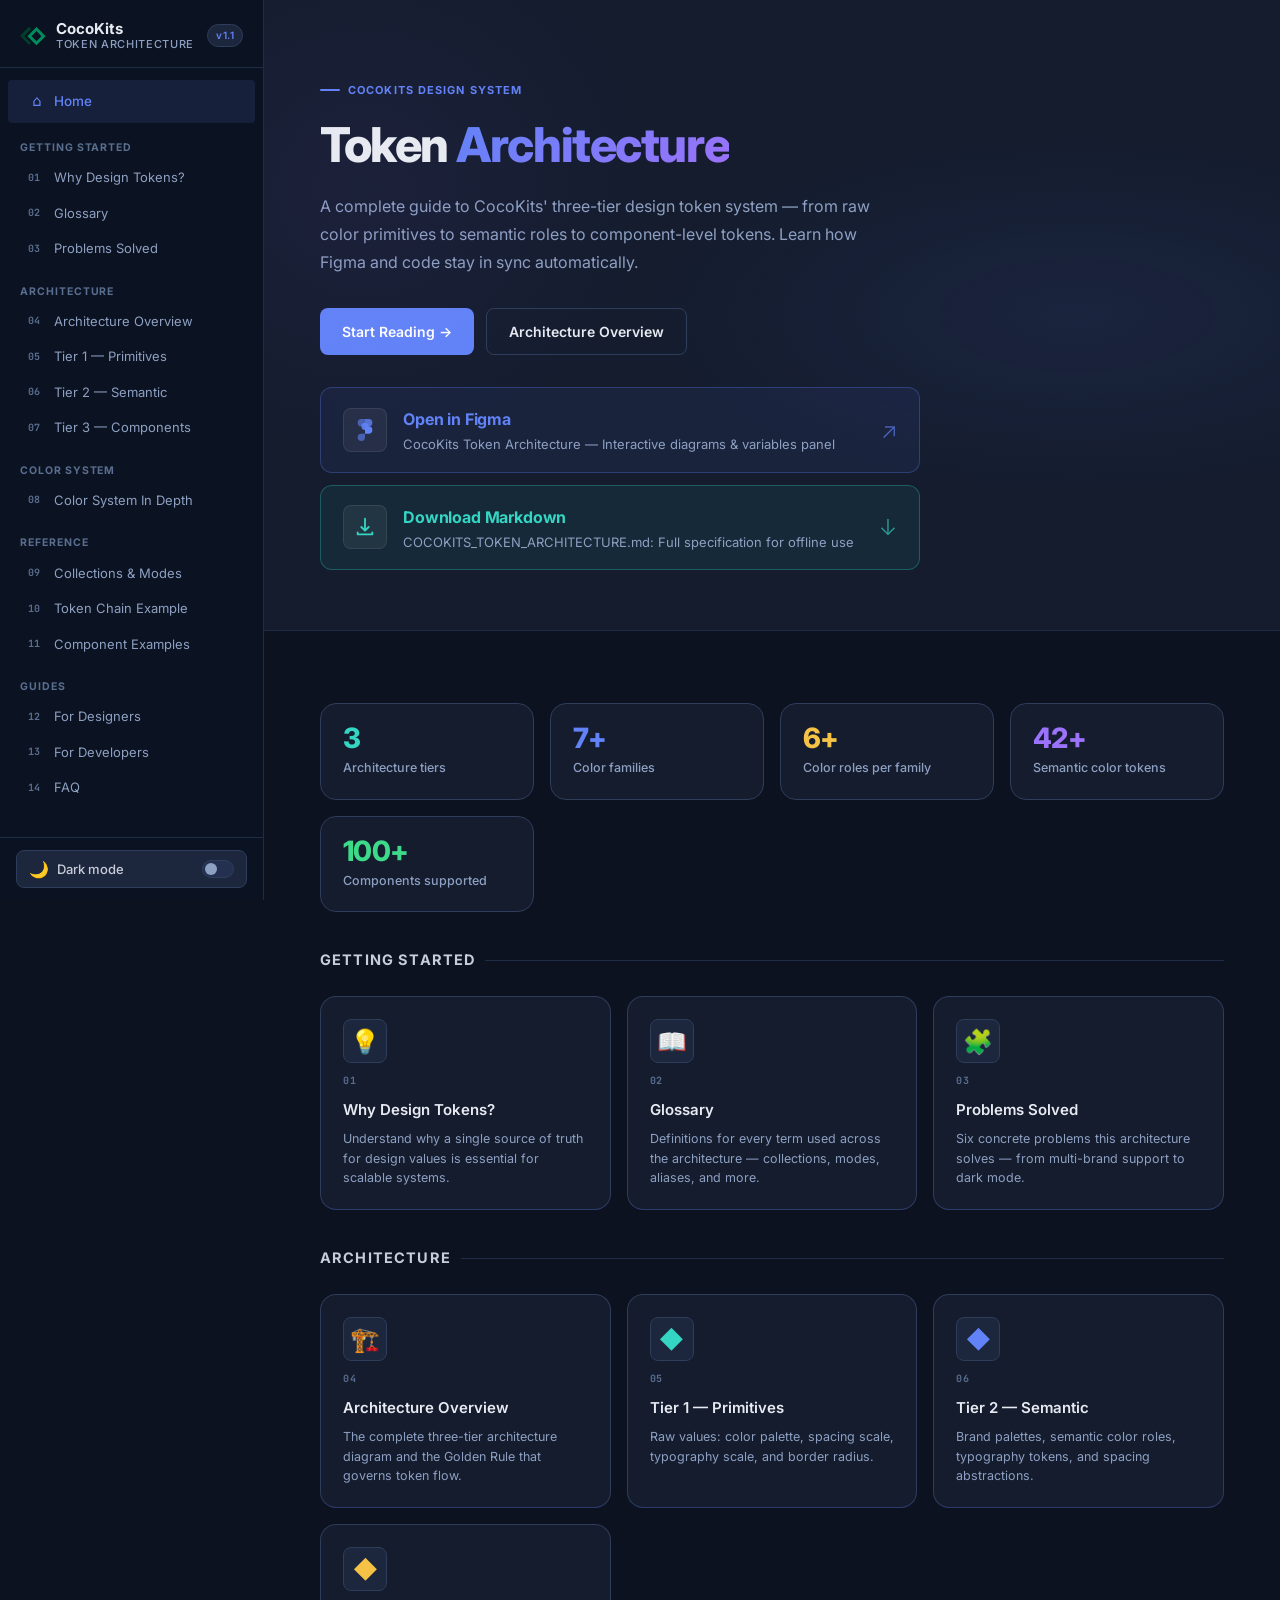
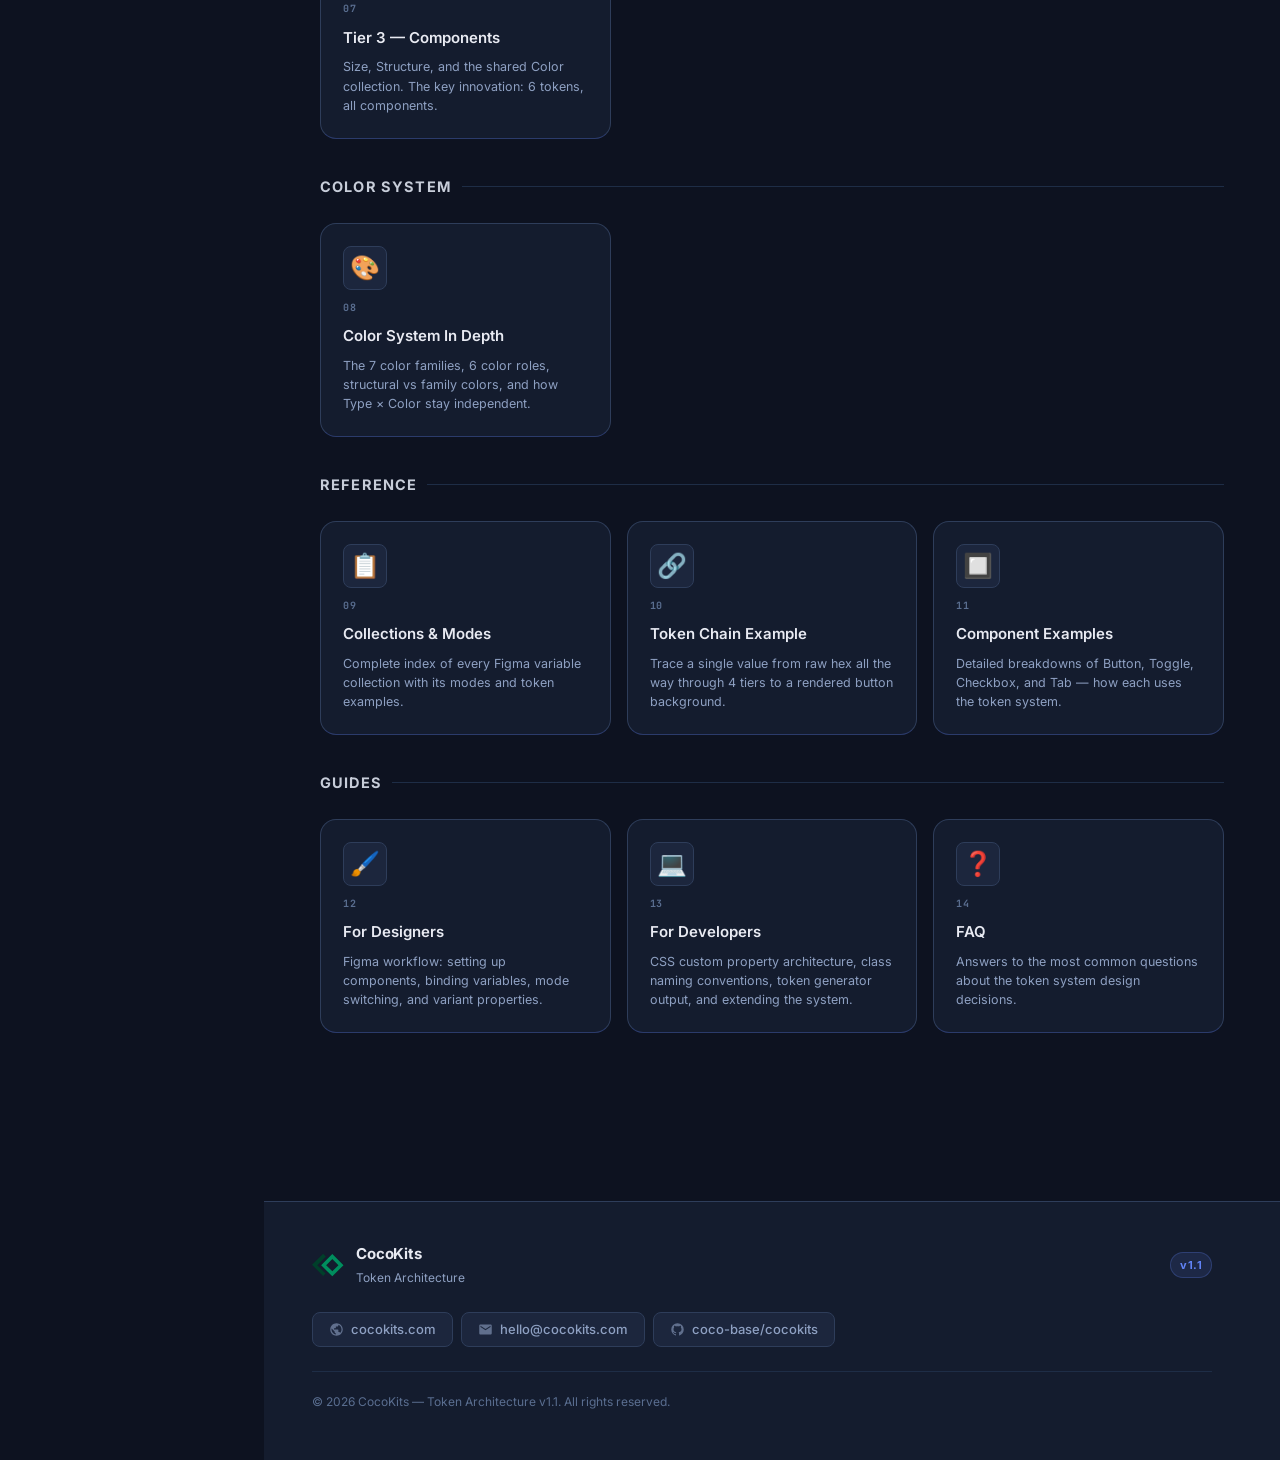
<file: index.html>
<!DOCTYPE html>
<html lang="en" data-theme="dark">
<head>
  <meta charset="UTF-8">
  <meta name="viewport" content="width=device-width, initial-scale=1.0">
  <title>CocoKits Token Architecture — Design Token System Documentation</title>

  <!-- SEO -->
  <meta name="description" content="Complete documentation for CocoKits three-tier design token system. Learn how to structure, name, and consume design tokens across Figma, Angular, React, and any platform.">
  <meta name="keywords" content="design tokens, CocoKits, design system, CSS custom properties, Figma variables, token architecture, Angular, React, multi-brand theming, dark mode">
  <meta name="robots" content="index, follow">
  <meta name="author" content="CocoKits">

  <!-- Structured Data -->
  <script type="application/ld+json">
  {
    "@context": "https://schema.org",
    "@type": "TechArticle",
    "headline": "CocoKits Token Architecture v1.1",
    "description": "Complete documentation for CocoKits three-tier design token system covering Figma, Angular, and React.",
    "version": "1.1",
    "dateModified": "2026-04-01",
    "author": { "@type": "Organization", "name": "CocoKits", "url": "https://cocokits.com" },
    "publisher": { "@type": "Organization", "name": "CocoKits", "url": "https://cocokits.com" },
    "url": "https://cocokits.com/token-architecture/"
  }
  </script>
  <!-- Open Graph -->
  <meta property="og:type" content="website">
  <meta property="og:site_name" content="CocoKits Token Architecture">
  <meta property="og:title" content="CocoKits Token Architecture — Design Token System Documentation">
  <meta property="og:description" content="Complete documentation for CocoKits three-tier design token system. Learn how to structure, name, and consume design tokens across Figma, Angular, React, and any platform.">
  <meta property="og:url" content="https://cocokits.com/token-architecture/">
  <meta property="og:image" content="https://cocokits.com/token-architecture/assets/og-image.png">

  <!-- Twitter Card -->
  <meta name="twitter:card" content="summary_large_image">
  <meta name="twitter:title" content="CocoKits Token Architecture — Design Token System Documentation">
  <meta name="twitter:description" content="Complete documentation for CocoKits three-tier design token system. Learn how to structure, name, and consume design tokens across Figma, Angular, React, and any platform.">

  <!-- Canonical -->
  <link rel="canonical" href="https://cocokits.com/token-architecture/">

  <!-- Favicon -->
  <link rel="icon" type="image/svg+xml" href="assets/favicon.svg">
  <link rel="icon" type="image/x-icon" href="assets/favicon.ico">
  <link rel="apple-touch-icon" sizes="96x96" href="assets/favicon-96x96.png">

  <link rel="stylesheet" href="styles/main.css">
</head>
<body>

<div class="scroll-progress" id="scrollProgress"></div>
<div class="sidebar-overlay" id="sidebarOverlay"></div>

<div class="site-wrapper">

  <!-- ── Sidebar ── -->
  <aside class="sidebar" id="sidebar">
    <a href="index.html" class="sidebar-logo">
      <span class="logo-mark"><svg width="26" height="20" viewBox="0 0 35 26" fill="none" xmlns="http://www.w3.org/2000/svg"><path d="M15.2141 3.67723L12.184 0.647095L0 12.8311L12.184 25.0151L14.8763 22.3228L5.72245 13.1689L15.2141 3.67723Z" fill="#003F2A"/><path fill-rule="evenodd" clip-rule="evenodd" d="M22.2141 0.984932L10.0301 13.1689L22.2141 25.3529L34.3981 13.1689L22.2141 0.984932ZM22.2141 6.40385L15.4491 13.1689L22.2141 19.934L28.9792 13.1689L22.2141 6.40385Z" fill="#003F2A"/><path fill-rule="evenodd" clip-rule="evenodd" d="M22.2141 0.984932L10.0301 13.1689L22.2141 25.3529L34.3981 13.1689L22.2141 0.984932ZM22.2141 6.40385L15.4491 13.1689L22.2141 19.934L28.9792 13.1689L22.2141 6.40385Z" fill="#008D5E"/></svg></span>
      <div class="logo-text">CocoKits <span>Token Architecture</span></div>
      <span class="logo-version">v1.1</span>
    </a>

    <nav class="sidebar-nav">
      <a href="index.html" class="nav-home">
        <span class="nav-icon">⌂</span>
        <span class="nav-label">Home</span>
      </a>

      <div class="nav-group">
        <span class="nav-group-label">Getting Started</span>
        <a href="pages/01-why-tokens.html" class="nav-link">
          <span class="nav-num">01</span>
          <span class="nav-label">Why Design Tokens?</span>
        </a>
        <a href="pages/02-glossary.html" class="nav-link">
          <span class="nav-num">02</span>
          <span class="nav-label">Glossary</span>
        </a>
        <a href="pages/03-problems.html" class="nav-link">
          <span class="nav-num">03</span>
          <span class="nav-label">Problems Solved</span>
        </a>
      </div>

      <div class="nav-group">
        <span class="nav-group-label">Architecture</span>
        <a href="pages/04-overview.html" class="nav-link">
          <span class="nav-num">04</span>
          <span class="nav-label">Architecture Overview</span>
        </a>
        <a href="pages/05-primitives.html" class="nav-link">
          <span class="nav-num">05</span>
          <span class="nav-label">Tier 1 — Primitives</span>
        </a>
        <a href="pages/06-semantic.html" class="nav-link">
          <span class="nav-num">06</span>
          <span class="nav-label">Tier 2 — Semantic</span>
        </a>
        <a href="pages/07-component-tokens.html" class="nav-link">
          <span class="nav-num">07</span>
          <span class="nav-label">Tier 3 — Components</span>
        </a>
      </div>

      <div class="nav-group">
        <span class="nav-group-label">Color System</span>
        <a href="pages/08-color-system.html" class="nav-link">
          <span class="nav-num">08</span>
          <span class="nav-label">Color System In Depth</span>
        </a>
      </div>

      <div class="nav-group">
        <span class="nav-group-label">Reference</span>
        <a href="pages/09-collections.html" class="nav-link">
          <span class="nav-num">09</span>
          <span class="nav-label">Collections &amp; Modes</span>
        </a>
        <a href="pages/10-token-chains.html" class="nav-link">
          <span class="nav-num">10</span>
          <span class="nav-label">Token Chain Example</span>
        </a>
        <a href="pages/11-examples.html" class="nav-link">
          <span class="nav-num">11</span>
          <span class="nav-label">Component Examples</span>
        </a>
      </div>

      <div class="nav-group">
        <span class="nav-group-label">Guides</span>
        <a href="pages/12-designers.html" class="nav-link">
          <span class="nav-num">12</span>
          <span class="nav-label">For Designers</span>
        </a>
        <a href="pages/13-developers.html" class="nav-link">
          <span class="nav-num">13</span>
          <span class="nav-label">For Developers</span>
        </a>
        <a href="pages/14-faq.html" class="nav-link">
          <span class="nav-num">14</span>
          <span class="nav-label">FAQ</span>
        </a>
      </div>
    </nav>

    <div class="sidebar-footer">
      <button class="theme-toggle" id="themeToggle">
        <span class="toggle-icon">🌙</span>
        <span class="toggle-label">Dark mode</span>
        <span class="toggle-indicator"></span>
      </button>
    </div>
  </aside>

  <!-- ── Main ── -->
  <main class="main">

    <!-- Landing Hero -->
    <div class="landing-hero">
      <div class="landing-hero-label">CocoKits Design System</div>
      <h1>Token <span class="highlight">Architecture</span></h1>
      <p class="landing-hero-desc">
        A complete guide to CocoKits' three-tier design token system — from raw color primitives
        to semantic roles to component-level tokens. Learn how Figma and code stay in sync automatically.
      </p>
      <div class="landing-hero-actions">
        <a href="pages/01-why-tokens.html" class="btn btn--primary">Start Reading →</a>
        <a href="pages/04-overview.html" class="btn btn--outline">Architecture Overview</a>
      </div>
      <div class="hero-resources">
        <a href="https://www.figma.com/design/1PlJN7FCaFgBkDBw3QpnaA/CocoKits-Token-Architecture?node-id=52-2&t=1rSC7u4fuVRjMbYp-1" class="hero-resource-link hero-resource-link--figma" target="_blank" rel="noopener">
          <span class="hero-resource-icon">
            <svg width="22" height="22" viewBox="0 0 38 57" fill="none" xmlns="http://www.w3.org/2000/svg"><path d="M19 28.5A9.5 9.5 0 1 1 28.5 19v.001A9.5 9.5 0 0 1 19 28.5z" fill="currentColor" opacity=".9"/><path d="M9.5 57A9.5 9.5 0 0 0 19 47.5V38H9.5a9.5 9.5 0 0 0 0 19z" fill="currentColor" opacity=".6"/><path d="M9.5 19H19V0H9.5a9.5 9.5 0 0 0 0 19z" fill="currentColor" opacity=".6"/><path d="M19 0h9.5a9.5 9.5 0 0 1 0 19H19V0z" fill="currentColor" opacity=".8"/><path d="M28.5 19H19v19h9.5a9.5 9.5 0 0 0 0-19z" fill="currentColor"/></svg>
          </span>
          <span class="hero-resource-body">
            <span class="hero-resource-title">Open in Figma</span>
            <span class="hero-resource-sub">CocoKits Token Architecture — Interactive diagrams &amp; variables panel</span>
          </span>
          <span class="hero-resource-arrow">↗</span>
        </a>
        <a href="./COCOKITS_TOKEN_ARCHITECTURE.md" class="hero-resource-link hero-resource-link--download" download="COCOKITS_TOKEN_ARCHITECTURE.md">
          <span class="hero-resource-icon">
            <svg width="22" height="22" viewBox="0 0 24 24" fill="none" xmlns="http://www.w3.org/2000/svg"><path d="M12 2a1 1 0 0 1 1 1v10.586l2.293-2.293a1 1 0 1 1 1.414 1.414l-4 4a1 1 0 0 1-1.414 0l-4-4a1 1 0 1 1 1.414-1.414L11 13.586V3a1 1 0 0 1 1-1z" fill="currentColor"/><path d="M4 17a1 1 0 0 1 1 1v1h14v-1a1 1 0 1 1 2 0v2a1 1 0 0 1-1 1H4a1 1 0 0 1-1-1v-2a1 1 0 0 1 1-1z" fill="currentColor"/></svg>
          </span>
          <span class="hero-resource-body">
            <span class="hero-resource-title">Download Markdown</span>
            <span class="hero-resource-sub">COCOKITS_TOKEN_ARCHITECTURE.md: Full specification for offline use</span>
          </span>
          <span class="hero-resource-arrow">↓</span>
        </a>
      </div>
    </div>

    <div class="content content--wide">

      <!-- Stats -->
      <div class="stats-grid">
        <div class="stat-card">
          <div class="stat-value" style="color:var(--teal)">3</div>
          <div class="stat-label">Architecture tiers</div>
        </div>
        <div class="stat-card">
          <div class="stat-value" style="color:var(--accent)">7+</div>
          <div class="stat-label">Color families</div>
        </div>
        <div class="stat-card">
          <div class="stat-value" style="color:var(--amber)">6+</div>
          <div class="stat-label">Color roles per family</div>
        </div>
        <div class="stat-card">
          <div class="stat-value" style="color:var(--accent-2)">42+</div>
          <div class="stat-label">Semantic color tokens</div>
        </div>
        <div class="stat-card">
          <div class="stat-value" style="color:var(--green)">100+</div>
          <div class="stat-label">Components supported</div>
        </div>
      </div>

      <!-- Getting Started -->
      <p class="group-title">Getting Started</p>
      <div class="nav-cards">
        <a href="pages/01-why-tokens.html" class="nav-card">
          <div class="nav-card-icon">💡</div>
          <div class="nav-card-num">01</div>
          <div class="nav-card-title">Why Design Tokens?</div>
          <div class="nav-card-desc">Understand why a single source of truth for design values is essential for scalable systems.</div>
        </a>
        <a href="pages/02-glossary.html" class="nav-card">
          <div class="nav-card-icon">📖</div>
          <div class="nav-card-num">02</div>
          <div class="nav-card-title">Glossary</div>
          <div class="nav-card-desc">Definitions for every term used across the architecture — collections, modes, aliases, and more.</div>
        </a>
        <a href="pages/03-problems.html" class="nav-card">
          <div class="nav-card-icon">🧩</div>
          <div class="nav-card-num">03</div>
          <div class="nav-card-title">Problems Solved</div>
          <div class="nav-card-desc">Six concrete problems this architecture solves — from multi-brand support to dark mode.</div>
        </a>
      </div>

      <!-- Architecture -->
      <p class="group-title">Architecture</p>
      <div class="nav-cards">
        <a href="pages/04-overview.html" class="nav-card">
          <div class="nav-card-icon">🏗️</div>
          <div class="nav-card-num">04</div>
          <div class="nav-card-title">Architecture Overview</div>
          <div class="nav-card-desc">The complete three-tier architecture diagram and the Golden Rule that governs token flow.</div>
        </a>
        <a href="pages/05-primitives.html" class="nav-card">
          <div class="nav-card-icon" style="color:var(--teal)">◆</div>
          <div class="nav-card-num">05</div>
          <div class="nav-card-title">Tier 1 — Primitives</div>
          <div class="nav-card-desc">Raw values: color palette, spacing scale, typography scale, and border radius.</div>
        </a>
        <a href="pages/06-semantic.html" class="nav-card">
          <div class="nav-card-icon" style="color:var(--accent)">◆</div>
          <div class="nav-card-num">06</div>
          <div class="nav-card-title">Tier 2 — Semantic</div>
          <div class="nav-card-desc">Brand palettes, semantic color roles, typography tokens, and spacing abstractions.</div>
        </a>
        <a href="pages/07-component-tokens.html" class="nav-card">
          <div class="nav-card-icon" style="color:var(--amber)">◆</div>
          <div class="nav-card-num">07</div>
          <div class="nav-card-title">Tier 3 — Components</div>
          <div class="nav-card-desc">Size, Structure, and the shared Color collection. The key innovation: 6 tokens, all components.</div>
        </a>
      </div>

      <!-- Color System -->
      <p class="group-title">Color System</p>
      <div class="nav-cards">
        <a href="pages/08-color-system.html" class="nav-card">
          <div class="nav-card-icon">🎨</div>
          <div class="nav-card-num">08</div>
          <div class="nav-card-title">Color System In Depth</div>
          <div class="nav-card-desc">The 7 color families, 6 color roles, structural vs family colors, and how Type × Color stay independent.</div>
        </a>
      </div>

      <!-- Reference -->
      <p class="group-title">Reference</p>
      <div class="nav-cards">
        <a href="pages/09-collections.html" class="nav-card">
          <div class="nav-card-icon">📋</div>
          <div class="nav-card-num">09</div>
          <div class="nav-card-title">Collections &amp; Modes</div>
          <div class="nav-card-desc">Complete index of every Figma variable collection with its modes and token examples.</div>
        </a>
        <a href="pages/10-token-chains.html" class="nav-card">
          <div class="nav-card-icon">🔗</div>
          <div class="nav-card-num">10</div>
          <div class="nav-card-title">Token Chain Example</div>
          <div class="nav-card-desc">Trace a single value from raw hex all the way through 4 tiers to a rendered button background.</div>
        </a>
        <a href="pages/11-examples.html" class="nav-card">
          <div class="nav-card-icon">🔲</div>
          <div class="nav-card-num">11</div>
          <div class="nav-card-title">Component Examples</div>
          <div class="nav-card-desc">Detailed breakdowns of Button, Toggle, Checkbox, and Tab — how each uses the token system.</div>
        </a>
      </div>

      <!-- Guides -->
      <p class="group-title">Guides</p>
      <div class="nav-cards">
        <a href="pages/12-designers.html" class="nav-card">
          <div class="nav-card-icon">🖌️</div>
          <div class="nav-card-num">12</div>
          <div class="nav-card-title">For Designers</div>
          <div class="nav-card-desc">Figma workflow: setting up components, binding variables, mode switching, and variant properties.</div>
        </a>
        <a href="pages/13-developers.html" class="nav-card">
          <div class="nav-card-icon">💻</div>
          <div class="nav-card-num">13</div>
          <div class="nav-card-title">For Developers</div>
          <div class="nav-card-desc">CSS custom property architecture, class naming conventions, token generator output, and extending the system.</div>
        </a>
        <a href="pages/14-faq.html" class="nav-card">
          <div class="nav-card-icon">❓</div>
          <div class="nav-card-num">14</div>
          <div class="nav-card-title">FAQ</div>
          <div class="nav-card-desc">Answers to the most common questions about the token system design decisions.</div>
        </a>
      </div>

    </div><!-- /content -->
    <footer class="site-footer">
      <div class="footer-inner">
        <div class="footer-brand">
          <span class="footer-logo-mark"><svg width="32" height="24" viewBox="0 0 35 26" fill="none" xmlns="http://www.w3.org/2000/svg"><path d="M15.2141 3.67723L12.184 0.647095L0 12.8311L12.184 25.0151L14.8763 22.3228L5.72245 13.1689L15.2141 3.67723Z" fill="#003F2A"/><path fill-rule="evenodd" clip-rule="evenodd" d="M22.2141 0.984932L10.0301 13.1689L22.2141 25.3529L34.3981 13.1689L22.2141 0.984932ZM22.2141 6.40385L15.4491 13.1689L22.2141 19.934L28.9792 13.1689L22.2141 6.40385Z" fill="#003F2A"/><path fill-rule="evenodd" clip-rule="evenodd" d="M22.2141 0.984932L10.0301 13.1689L22.2141 25.3529L34.3981 13.1689L22.2141 0.984932ZM22.2141 6.40385L15.4491 13.1689L22.2141 19.934L28.9792 13.1689L22.2141 6.40385Z" fill="#008D5E"/></svg></span>
          <div class="footer-brand-text">
            <span class="footer-brand-name">CocoKits</span>
            <span class="footer-tagline">Token Architecture</span>
          </div>
          <span class="footer-version">v1.1</span>
        </div>
        <nav class="footer-links">
          <a href="https://cocokits.com" class="footer-link" target="_blank" rel="noopener">
            <svg class="footer-link-icon" width="15" height="15" viewBox="0 0 24 24" fill="currentColor"><path d="M12 2C6.48 2 2 6.48 2 12s4.48 10 10 10 10-4.48 10-10S17.52 2 12 2zm-1 17.93c-3.95-.49-7-3.85-7-7.93 0-.62.08-1.21.21-1.79L9 15v1c0 1.1.9 2 2 2v1.93zm6.9-2.54c-.26-.81-1-1.39-1.9-1.39h-1v-3c0-.55-.45-1-1-1H8v-2h2c.55 0 1-.45 1-1V7h2c1.1 0 2-.9 2-2v-.41c2.93 1.19 5 4.06 5 7.41 0 2.08-.8 3.97-2.1 5.39z"/></svg>
            <span>cocokits.com</span>
          </a>
          <a href="mailto:hello@cocokits.com" class="footer-link">
            <svg class="footer-link-icon" width="15" height="15" viewBox="0 0 24 24" fill="currentColor"><path d="M20 4H4c-1.1 0-2 .9-2 2v12c0 1.1.9 2 2 2h16c1.1 0 2-.9 2-2V6c0-1.1-.9-2-2-2zm0 4l-8 5-8-5V6l8 5 8-5v2z"/></svg>
            <span>hello@cocokits.com</span>
          </a>
          <a href="https://github.com/coco-base/cocokits" class="footer-link" target="_blank" rel="noopener">
            <svg class="footer-link-icon" width="15" height="15" viewBox="0 0 24 24" fill="currentColor"><path d="M12 2A10 10 0 0 0 2 12c0 4.42 2.87 8.17 6.84 9.5.5.08.66-.23.66-.5v-1.69c-2.77.6-3.36-1.34-3.36-1.34-.46-1.16-1.11-1.47-1.11-1.47-.91-.62.07-.6.07-.6 1 .07 1.53 1.03 1.53 1.03.87 1.52 2.34 1.07 2.91.83.09-.65.35-1.09.63-1.34-2.22-.25-4.55-1.11-4.55-4.92 0-1.11.38-2 1.03-2.71-.1-.25-.45-1.29.1-2.64 0 0 .84-.27 2.75 1.02.79-.22 1.65-.33 2.5-.33.85 0 1.71.11 2.5.33 1.91-1.29 2.75-1.02 2.75-1.02.55 1.35.2 2.39.1 2.64.65.71 1.03 1.6 1.03 2.71 0 3.82-2.34 4.66-4.57 4.91.36.31.69.92.69 1.85V21c0 .27.16.59.67.5C19.14 20.16 22 16.42 22 12A10 10 0 0 0 12 2z"/></svg>
            <span>coco-base/cocokits</span>
          </a>
        </nav>
        <p class="footer-copy">&copy; 2026 CocoKits &mdash; Token Architecture v1.1. All rights reserved.</p>
      </div>
    </footer>
  </main>
</div><!-- /site-wrapper -->

<button class="sidebar-toggle" id="sidebarToggle">☰</button>

<script src="js/main.js"></script>
</body>
</html>
</file>
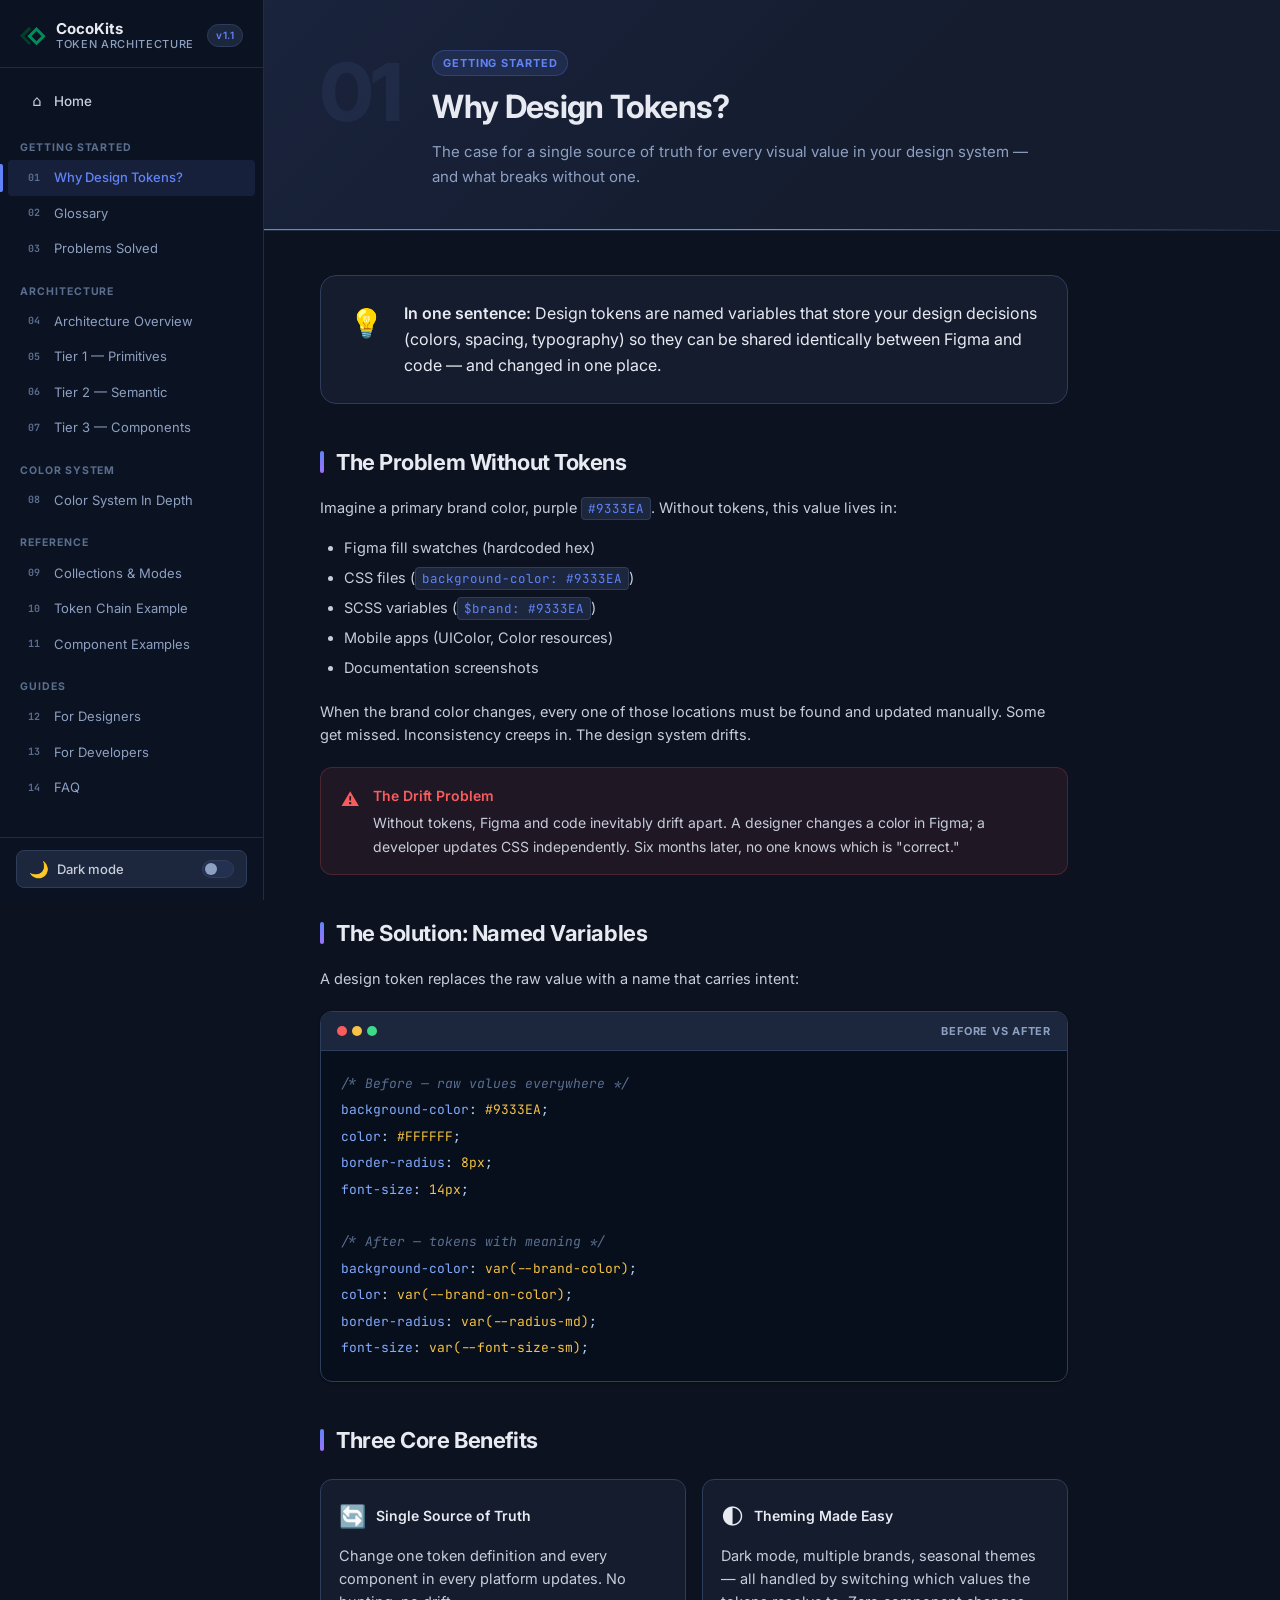
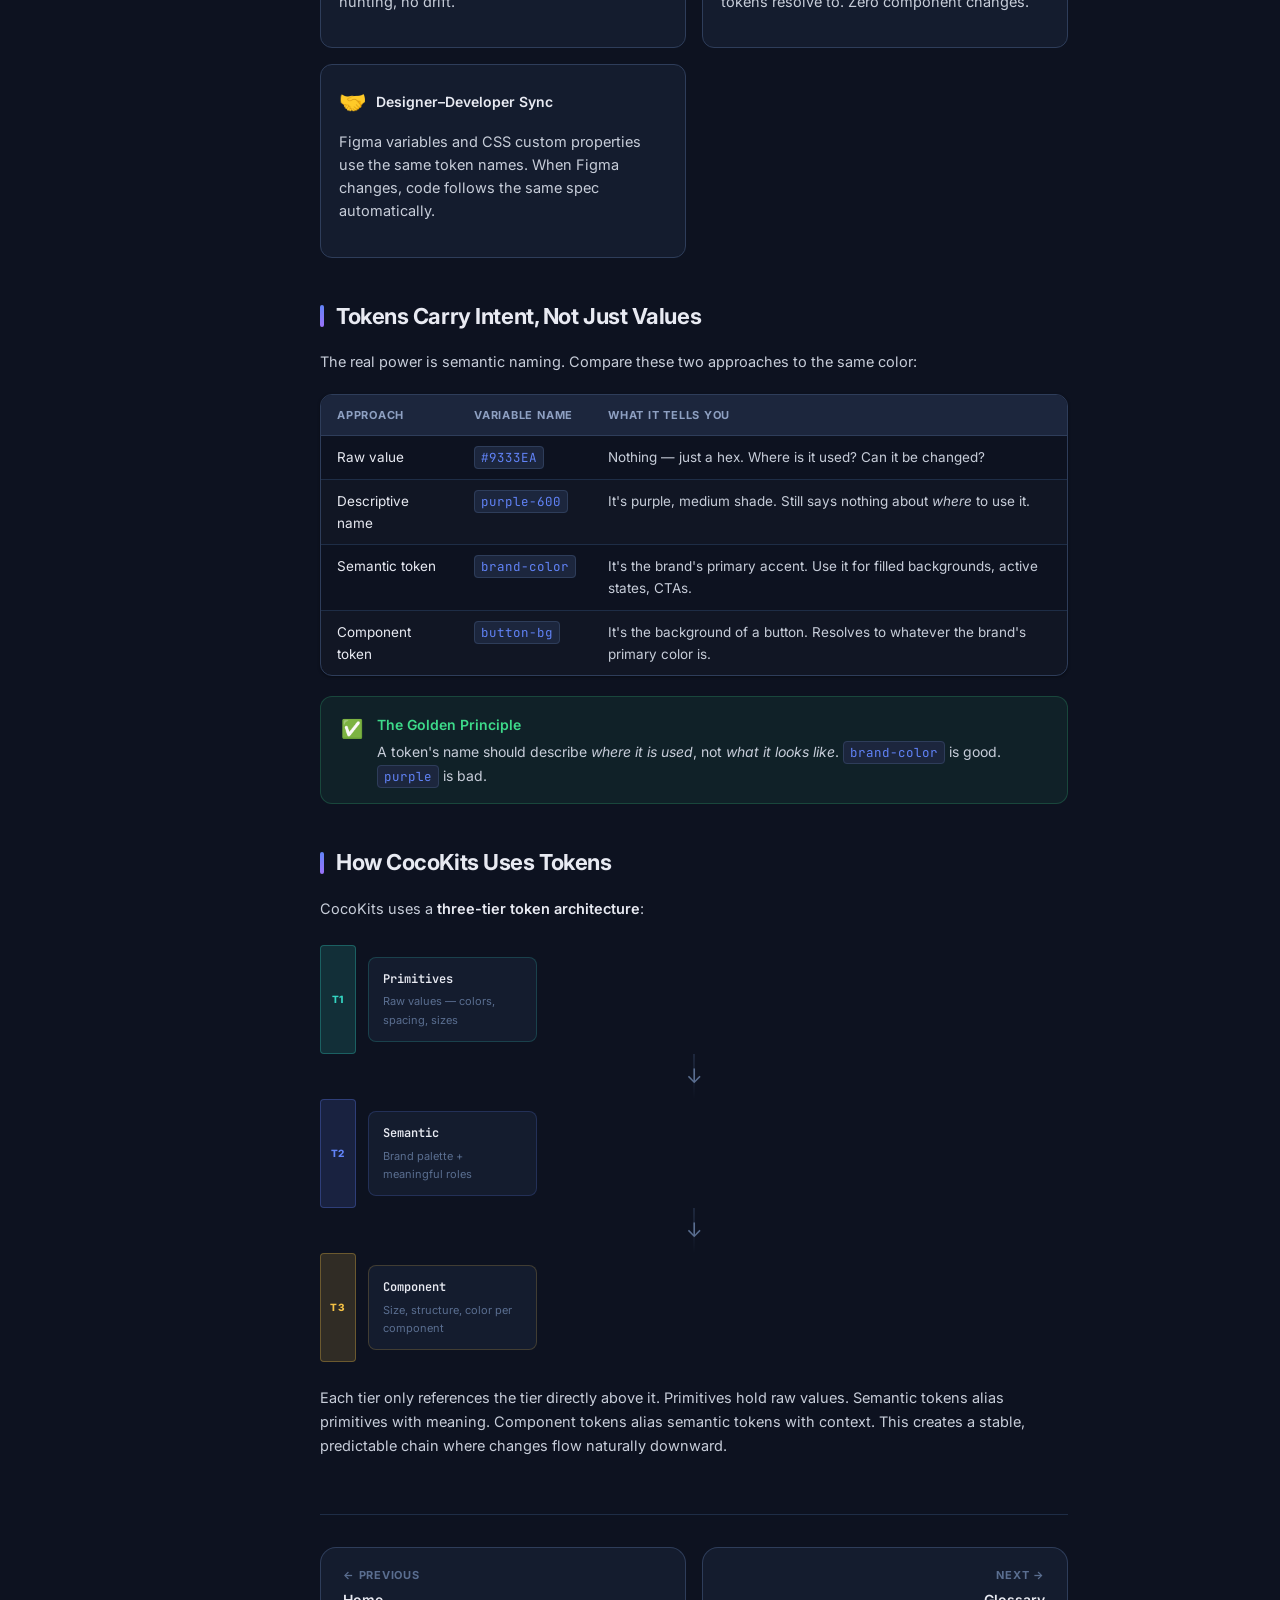
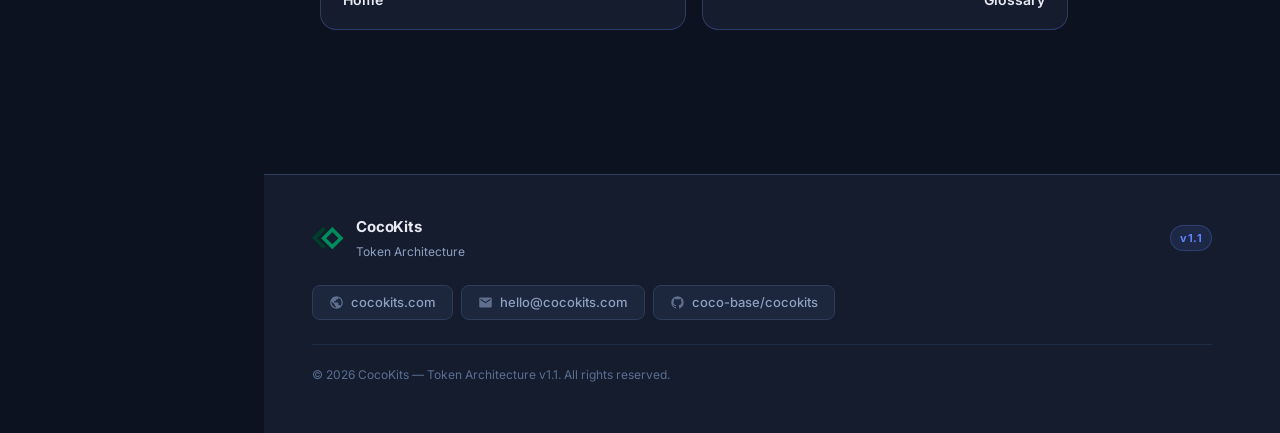
<file: pages/01-why-tokens.html>
<!DOCTYPE html>
<html lang="en" data-theme="dark">
<head>
  <meta charset="UTF-8">
  <meta name="viewport" content="width=device-width, initial-scale=1.0">
  <title>Why Design Tokens? — CocoKits Token Architecture</title>

  <!-- SEO -->
  <meta name="description" content="Learn why design tokens are essential for scalable design systems. Named values enable dark mode, multi-brand support, and consistent theming without touching component code.">
  <meta name="keywords" content="design tokens, CocoKits, design system, CSS custom properties, Figma variables, token architecture, Angular, React, multi-brand theming, dark mode">
  <meta name="robots" content="index, follow">
  <meta name="author" content="CocoKits">

  <!-- Open Graph -->
  <meta property="og:type" content="website">
  <meta property="og:site_name" content="CocoKits Token Architecture">
  <meta property="og:title" content="Why Design Tokens? — CocoKits Token Architecture">
  <meta property="og:description" content="Learn why design tokens are essential for scalable design systems. Named values enable dark mode, multi-brand support, and consistent theming without touching component code.">
  <meta property="og:url" content="https://cocokits.com/token-architecture/pages/01-why-tokens.html">
  <meta property="og:image" content="https://cocokits.com/token-architecture/assets/og-image.png">

  <!-- Twitter Card -->
  <meta name="twitter:card" content="summary_large_image">
  <meta name="twitter:title" content="Why Design Tokens? — CocoKits Token Architecture">
  <meta name="twitter:description" content="Learn why design tokens are essential for scalable design systems. Named values enable dark mode, multi-brand support, and consistent theming without touching component code.">

  <!-- Canonical -->
  <link rel="canonical" href="https://cocokits.com/token-architecture/pages/01-why-tokens.html">

  <!-- Favicon -->
  <link rel="icon" type="image/svg+xml" href="../assets/favicon.svg">
  <link rel="icon" type="image/x-icon" href="../assets/favicon.ico">
  <link rel="apple-touch-icon" sizes="96x96" href="../assets/favicon-96x96.png">

  <link rel="stylesheet" href="../styles/main.css">
</head>
<body>

<div class="scroll-progress" id="scrollProgress"></div>
<div class="sidebar-overlay" id="sidebarOverlay"></div>

<div class="site-wrapper">
  <!-- ── Sidebar ── -->
  <aside class="sidebar" id="sidebar">
    <a href="../index.html" class="sidebar-logo">
      <span class="logo-mark"><svg width="26" height="20" viewBox="0 0 35 26" fill="none" xmlns="http://www.w3.org/2000/svg"><path d="M15.2141 3.67723L12.184 0.647095L0 12.8311L12.184 25.0151L14.8763 22.3228L5.72245 13.1689L15.2141 3.67723Z" fill="#003F2A"/><path fill-rule="evenodd" clip-rule="evenodd" d="M22.2141 0.984932L10.0301 13.1689L22.2141 25.3529L34.3981 13.1689L22.2141 0.984932ZM22.2141 6.40385L15.4491 13.1689L22.2141 19.934L28.9792 13.1689L22.2141 6.40385Z" fill="#003F2A"/><path fill-rule="evenodd" clip-rule="evenodd" d="M22.2141 0.984932L10.0301 13.1689L22.2141 25.3529L34.3981 13.1689L22.2141 0.984932ZM22.2141 6.40385L15.4491 13.1689L22.2141 19.934L28.9792 13.1689L22.2141 6.40385Z" fill="#008D5E"/></svg></span>
      <div class="logo-text">CocoKits <span>Token Architecture</span></div>
      <span class="logo-version">v1.1</span>
    </a>
    <nav class="sidebar-nav">
      <a href="../index.html" class="nav-home"><span class="nav-icon">⌂</span><span class="nav-label">Home</span></a>
      <div class="nav-group">
        <span class="nav-group-label">Getting Started</span>
        <a href="01-why-tokens.html" class="nav-link"><span class="nav-num">01</span><span class="nav-label">Why Design Tokens?</span></a>
        <a href="02-glossary.html" class="nav-link"><span class="nav-num">02</span><span class="nav-label">Glossary</span></a>
        <a href="03-problems.html" class="nav-link"><span class="nav-num">03</span><span class="nav-label">Problems Solved</span></a>
      </div>
      <div class="nav-group">
        <span class="nav-group-label">Architecture</span>
        <a href="04-overview.html" class="nav-link"><span class="nav-num">04</span><span class="nav-label">Architecture Overview</span></a>
        <a href="05-primitives.html" class="nav-link"><span class="nav-num">05</span><span class="nav-label">Tier 1 — Primitives</span></a>
        <a href="06-semantic.html" class="nav-link"><span class="nav-num">06</span><span class="nav-label">Tier 2 — Semantic</span></a>
        <a href="07-component-tokens.html" class="nav-link"><span class="nav-num">07</span><span class="nav-label">Tier 3 — Components</span></a>
      </div>
      <div class="nav-group">
        <span class="nav-group-label">Color System</span>
        <a href="08-color-system.html" class="nav-link"><span class="nav-num">08</span><span class="nav-label">Color System In Depth</span></a>
      </div>
      <div class="nav-group">
        <span class="nav-group-label">Reference</span>
        <a href="09-collections.html" class="nav-link"><span class="nav-num">09</span><span class="nav-label">Collections &amp; Modes</span></a>
        <a href="10-token-chains.html" class="nav-link"><span class="nav-num">10</span><span class="nav-label">Token Chain Example</span></a>
        <a href="11-examples.html" class="nav-link"><span class="nav-num">11</span><span class="nav-label">Component Examples</span></a>
      </div>
      <div class="nav-group">
        <span class="nav-group-label">Guides</span>
        <a href="12-designers.html" class="nav-link"><span class="nav-num">12</span><span class="nav-label">For Designers</span></a>
        <a href="13-developers.html" class="nav-link"><span class="nav-num">13</span><span class="nav-label">For Developers</span></a>
        <a href="14-faq.html" class="nav-link"><span class="nav-num">14</span><span class="nav-label">FAQ</span></a>
      </div>
    </nav>
    <div class="sidebar-footer">
      <button class="theme-toggle" id="themeToggle">
        <span class="toggle-icon">🌙</span>
        <span class="toggle-label">Dark mode</span>
        <span class="toggle-indicator"></span>
      </button>
    </div>
  </aside>

  <!-- ── Main ── -->
  <main class="main">
    <div class="page-hero">
      <div class="hero-number">01</div>
      <div class="hero-content">
        <div class="hero-badge">Getting Started</div>
        <h1>Why Design Tokens?</h1>
        <p class="hero-desc">The case for a single source of truth for every visual value in your design system — and what breaks without one.</p>
      </div>
    </div>

    <div class="content">

      <div class="section-intro">
        <div class="section-intro-icon">💡</div>
        <div>
          <strong>In one sentence:</strong> Design tokens are named variables that store your design decisions (colors, spacing, typography) so they can be shared identically between Figma and code — and changed in one place.
        </div>
      </div>

      <h2>The Problem Without Tokens</h2>
      <p>Imagine a primary brand color, purple <code>#9333EA</code>. Without tokens, this value lives in:</p>
      <ul>
        <li>Figma fill swatches (hardcoded hex)</li>
        <li>CSS files (<code>background-color: #9333EA</code>)</li>
        <li>SCSS variables (<code>$brand: #9333EA</code>)</li>
        <li>Mobile apps (UIColor, Color resources)</li>
        <li>Documentation screenshots</li>
      </ul>
      <p>When the brand color changes, every one of those locations must be found and updated manually. Some get missed. Inconsistency creeps in. The design system drifts.</p>

      <div class="callout callout--warning">
        <span class="callout-icon">⚠️</span>
        <div class="callout-body">
          <strong>The Drift Problem</strong>
          Without tokens, Figma and code inevitably drift apart. A designer changes a color in Figma; a developer updates CSS independently. Six months later, no one knows which is "correct."
        </div>
      </div>

      <h2>The Solution: Named Variables</h2>
      <p>A design token replaces the raw value with a name that carries intent:</p>

      <div class="code-block">
        <div class="code-header">
          <div class="code-dots"><span class="code-dot dot-red"></span><span class="code-dot dot-amber"></span><span class="code-dot dot-green"></span></div>
          <span class="code-lang">Before vs After</span>
        </div>
        <pre><code><span class="s-comment">/* Before — raw values everywhere */</span>
<span class="s-prop">background-color</span>: <span class="s-value">#9333EA</span>;
<span class="s-prop">color</span>: <span class="s-value">#FFFFFF</span>;
<span class="s-prop">border-radius</span>: <span class="s-value">8px</span>;
<span class="s-prop">font-size</span>: <span class="s-value">14px</span>;

<span class="s-comment">/* After — tokens with meaning */</span>
<span class="s-prop">background-color</span>: <span class="s-value">var(--brand-color)</span>;
<span class="s-prop">color</span>: <span class="s-value">var(--brand-on-color)</span>;
<span class="s-prop">border-radius</span>: <span class="s-value">var(--radius-md)</span>;
<span class="s-prop">font-size</span>: <span class="s-value">var(--font-size-sm)</span>;</code></pre>
      </div>

      <h2>Three Core Benefits</h2>

      <div class="role-grid">
        <div class="role-card">
          <div class="role-card-header">
            <span style="font-size:22px">🔄</span>
            <span class="role-card-title">Single Source of Truth</span>
          </div>
          <p class="role-card-desc">Change one token definition and every component in every platform updates. No hunting, no drift.</p>
        </div>
        <div class="role-card">
          <div class="role-card-header">
            <span style="font-size:22px">🌓</span>
            <span class="role-card-title">Theming Made Easy</span>
          </div>
          <p class="role-card-desc">Dark mode, multiple brands, seasonal themes — all handled by switching which values the tokens resolve to. Zero component changes.</p>
        </div>
        <div class="role-card">
          <div class="role-card-header">
            <span style="font-size:22px">🤝</span>
            <span class="role-card-title">Designer–Developer Sync</span>
          </div>
          <p class="role-card-desc">Figma variables and CSS custom properties use the same token names. When Figma changes, code follows the same spec automatically.</p>
        </div>
      </div>

      <h2>Tokens Carry Intent, Not Just Values</h2>
      <p>The real power is semantic naming. Compare these two approaches to the same color:</p>

      <div class="table-wrap">
        <table>
          <thead>
            <tr><th>Approach</th><th>Variable name</th><th>What it tells you</th></tr>
          </thead>
          <tbody>
            <tr>
              <td>Raw value</td>
              <td><code>#9333EA</code></td>
              <td>Nothing — just a hex. Where is it used? Can it be changed?</td>
            </tr>
            <tr>
              <td>Descriptive name</td>
              <td><code>purple-600</code></td>
              <td>It's purple, medium shade. Still says nothing about <em>where</em> to use it.</td>
            </tr>
            <tr>
              <td>Semantic token</td>
              <td><code>brand-color</code></td>
              <td>It's the brand's primary accent. Use it for filled backgrounds, active states, CTAs.</td>
            </tr>
            <tr>
              <td>Component token</td>
              <td><code>button-bg</code></td>
              <td>It's the background of a button. Resolves to whatever the brand's primary color is.</td>
            </tr>
          </tbody>
        </table>
      </div>

      <div class="callout callout--tip">
        <span class="callout-icon">✅</span>
        <div class="callout-body">
          <strong>The Golden Principle</strong>
          A token's name should describe <em>where it is used</em>, not <em>what it looks like</em>. <code>brand-color</code> is good. <code>purple</code> is bad.
        </div>
      </div>

      <h2>How CocoKits Uses Tokens</h2>
      <p>CocoKits uses a <strong>three-tier token architecture</strong>:</p>

      <div class="arch-diagram">
        <div class="arch-tier arch-tier--t1">
          <div class="arch-tier-num">T1</div>
          <div class="arch-tier-body">
            <div class="arch-box">
              <div class="arch-box-name">Primitives</div>
              <div class="arch-box-modes">Raw values — colors, spacing, sizes</div>
            </div>
          </div>
        </div>
        <div class="arch-connector">↓</div>
        <div class="arch-tier arch-tier--t2">
          <div class="arch-tier-num">T2</div>
          <div class="arch-tier-body">
            <div class="arch-box">
              <div class="arch-box-name">Semantic</div>
              <div class="arch-box-modes">Brand palette + meaningful roles</div>
            </div>
          </div>
        </div>
        <div class="arch-connector">↓</div>
        <div class="arch-tier arch-tier--t3">
          <div class="arch-tier-num">T3</div>
          <div class="arch-tier-body">
            <div class="arch-box">
              <div class="arch-box-name">Component</div>
              <div class="arch-box-modes">Size, structure, color per component</div>
            </div>
          </div>
        </div>
      </div>

      <p>Each tier only references the tier directly above it. Primitives hold raw values. Semantic tokens alias primitives with meaning. Component tokens alias semantic tokens with context. This creates a stable, predictable chain where changes flow naturally downward.</p>

      <!-- Prev/Next -->
      <div class="page-nav">
        <a href="../index.html" class="page-nav-link page-nav-link--prev">
          <span class="page-nav-direction">← Previous</span>
          <span class="page-nav-label">Home</span>
        </a>
        <a href="02-glossary.html" class="page-nav-link page-nav-link--next">
          <span class="page-nav-direction">Next →</span>
          <span class="page-nav-label">Glossary</span>
        </a>
      </div>

    </div><!-- /content -->
    <footer class="site-footer">
      <div class="footer-inner">
        <div class="footer-brand">
          <span class="footer-logo-mark"><svg width="32" height="24" viewBox="0 0 35 26" fill="none" xmlns="http://www.w3.org/2000/svg"><path d="M15.2141 3.67723L12.184 0.647095L0 12.8311L12.184 25.0151L14.8763 22.3228L5.72245 13.1689L15.2141 3.67723Z" fill="#003F2A"/><path fill-rule="evenodd" clip-rule="evenodd" d="M22.2141 0.984932L10.0301 13.1689L22.2141 25.3529L34.3981 13.1689L22.2141 0.984932ZM22.2141 6.40385L15.4491 13.1689L22.2141 19.934L28.9792 13.1689L22.2141 6.40385Z" fill="#003F2A"/><path fill-rule="evenodd" clip-rule="evenodd" d="M22.2141 0.984932L10.0301 13.1689L22.2141 25.3529L34.3981 13.1689L22.2141 0.984932ZM22.2141 6.40385L15.4491 13.1689L22.2141 19.934L28.9792 13.1689L22.2141 6.40385Z" fill="#008D5E"/></svg></span>
          <div class="footer-brand-text">
            <span class="footer-brand-name">CocoKits</span>
            <span class="footer-tagline">Token Architecture</span>
          </div>
          <span class="footer-version">v1.1</span>
        </div>
        <nav class="footer-links">
          <a href="https://cocokits.com" class="footer-link" target="_blank" rel="noopener">
            <svg class="footer-link-icon" width="15" height="15" viewBox="0 0 24 24" fill="currentColor"><path d="M12 2C6.48 2 2 6.48 2 12s4.48 10 10 10 10-4.48 10-10S17.52 2 12 2zm-1 17.93c-3.95-.49-7-3.85-7-7.93 0-.62.08-1.21.21-1.79L9 15v1c0 1.1.9 2 2 2v1.93zm6.9-2.54c-.26-.81-1-1.39-1.9-1.39h-1v-3c0-.55-.45-1-1-1H8v-2h2c.55 0 1-.45 1-1V7h2c1.1 0 2-.9 2-2v-.41c2.93 1.19 5 4.06 5 7.41 0 2.08-.8 3.97-2.1 5.39z"/></svg>
            <span>cocokits.com</span>
          </a>
          <a href="mailto:hello@cocokits.com" class="footer-link">
            <svg class="footer-link-icon" width="15" height="15" viewBox="0 0 24 24" fill="currentColor"><path d="M20 4H4c-1.1 0-2 .9-2 2v12c0 1.1.9 2 2 2h16c1.1 0 2-.9 2-2V6c0-1.1-.9-2-2-2zm0 4l-8 5-8-5V6l8 5 8-5v2z"/></svg>
            <span>hello@cocokits.com</span>
          </a>
          <a href="https://github.com/coco-base/cocokits" class="footer-link" target="_blank" rel="noopener">
            <svg class="footer-link-icon" width="15" height="15" viewBox="0 0 24 24" fill="currentColor"><path d="M12 2A10 10 0 0 0 2 12c0 4.42 2.87 8.17 6.84 9.5.5.08.66-.23.66-.5v-1.69c-2.77.6-3.36-1.34-3.36-1.34-.46-1.16-1.11-1.47-1.11-1.47-.91-.62.07-.6.07-.6 1 .07 1.53 1.03 1.53 1.03.87 1.52 2.34 1.07 2.91.83.09-.65.35-1.09.63-1.34-2.22-.25-4.55-1.11-4.55-4.92 0-1.11.38-2 1.03-2.71-.1-.25-.45-1.29.1-2.64 0 0 .84-.27 2.75 1.02.79-.22 1.65-.33 2.5-.33.85 0 1.71.11 2.5.33 1.91-1.29 2.75-1.02 2.75-1.02.55 1.35.2 2.39.1 2.64.65.71 1.03 1.6 1.03 2.71 0 3.82-2.34 4.66-4.57 4.91.36.31.69.92.69 1.85V21c0 .27.16.59.67.5C19.14 20.16 22 16.42 22 12A10 10 0 0 0 12 2z"/></svg>
            <span>coco-base/cocokits</span>
          </a>
        </nav>
        <p class="footer-copy">&copy; 2026 CocoKits &mdash; Token Architecture v1.1. All rights reserved.</p>
      </div>
    </footer>
  </main>
</div>

<button class="sidebar-toggle" id="sidebarToggle">☰</button>
<script src="../js/main.js"></script>
</body>
</html>
</file>
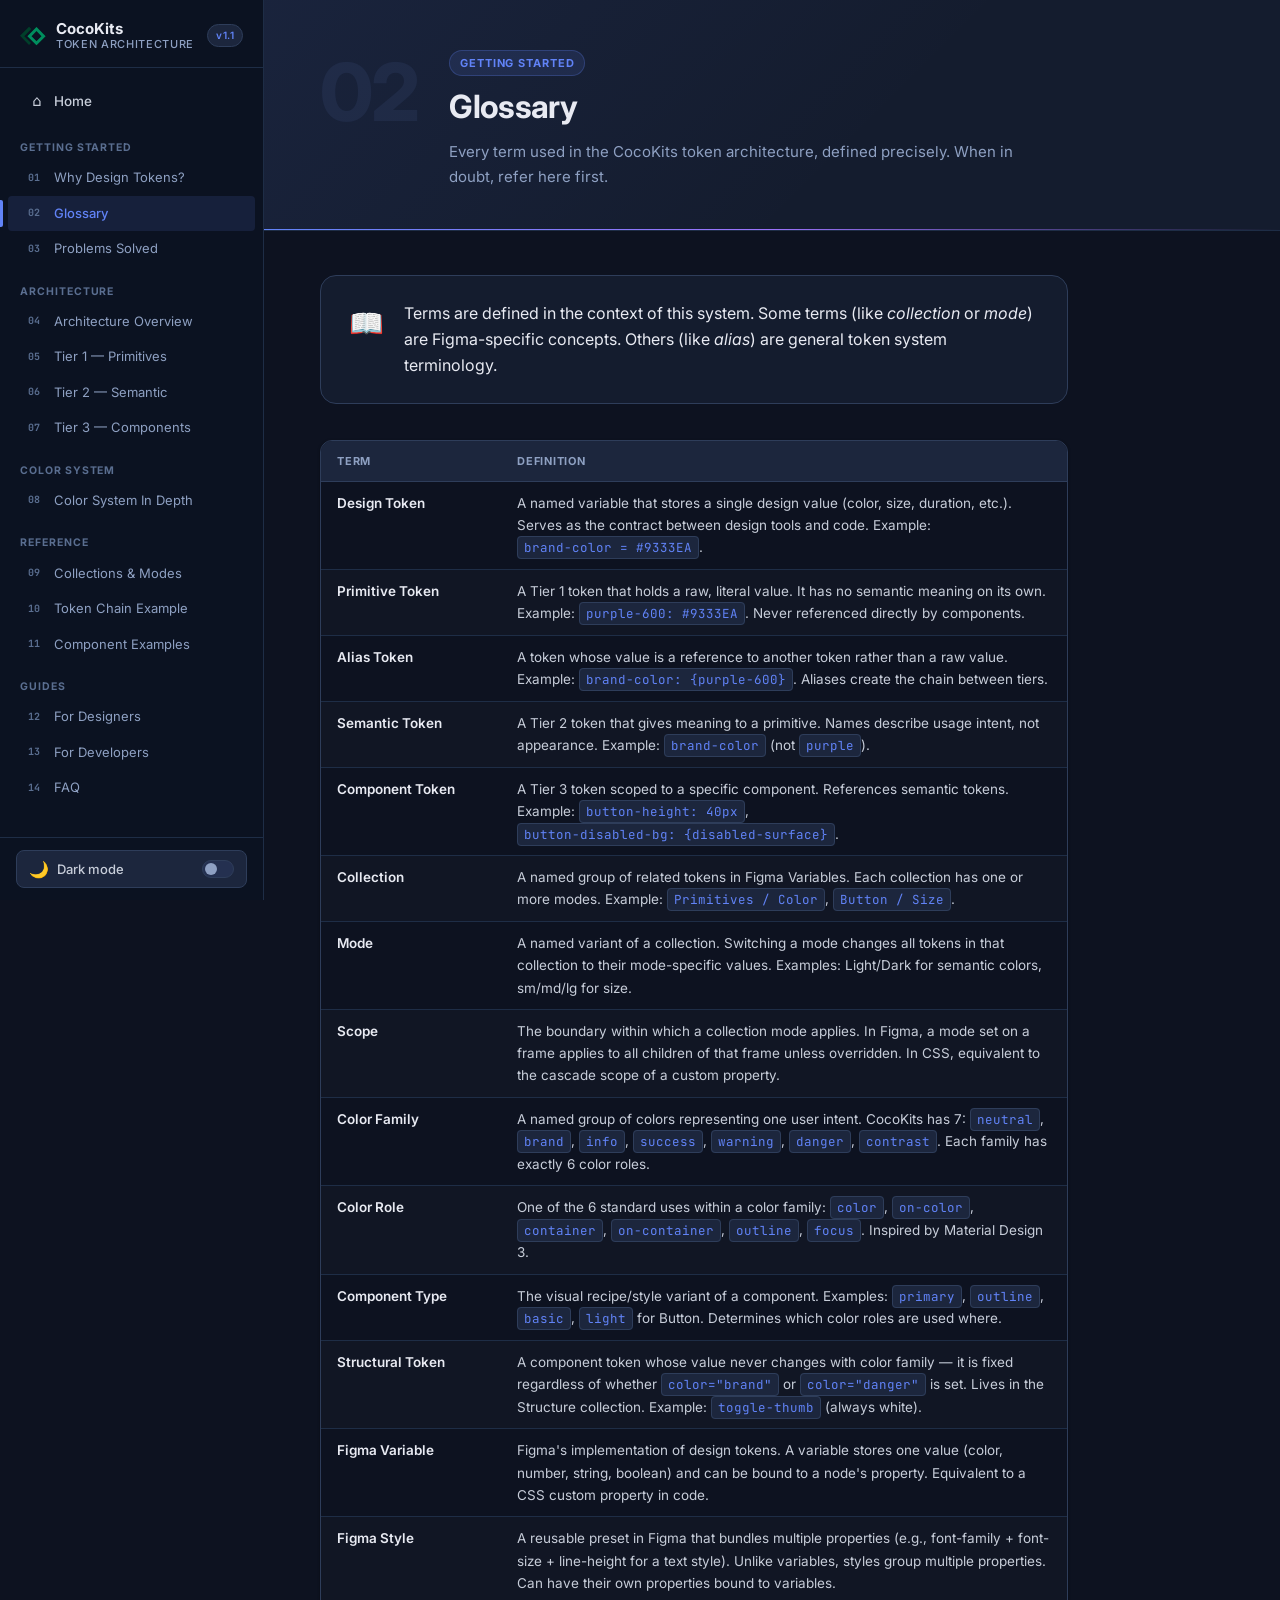
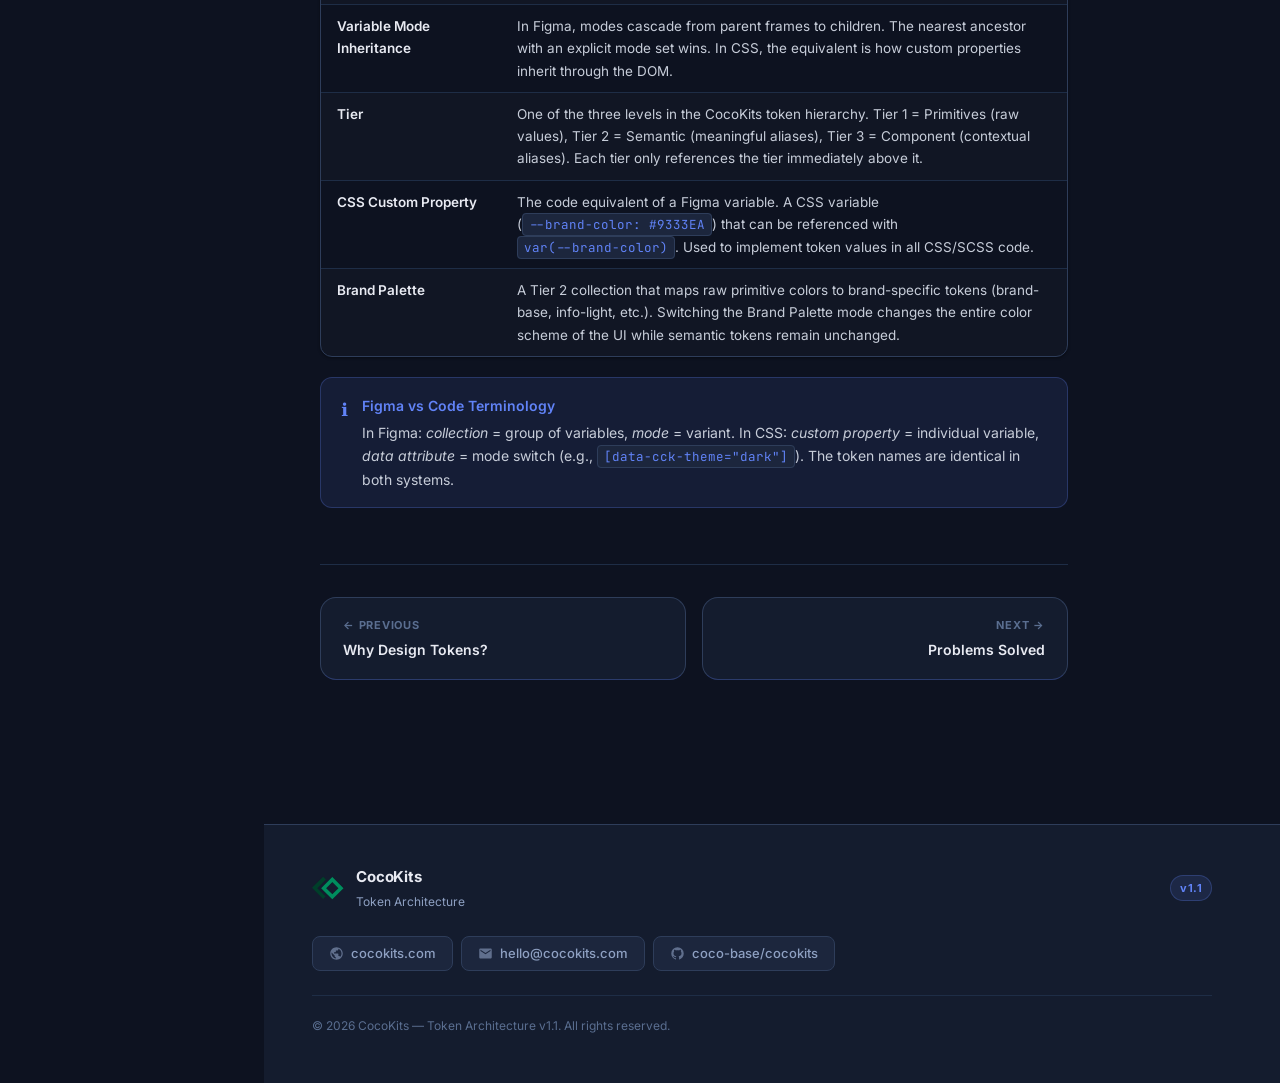
<file: pages/02-glossary.html>
<!DOCTYPE html>
<html lang="en" data-theme="dark">
<head>
  <meta charset="UTF-8">
  <meta name="viewport" content="width=device-width, initial-scale=1.0">
  <title>Glossary — CocoKits Token Architecture</title>

  <!-- SEO -->
  <meta name="description" content="Definitions for every term in the CocoKits token architecture: tokens, collections, modes, aliases, color families, structural colors, and more.">
  <meta name="keywords" content="design tokens, CocoKits, design system, CSS custom properties, Figma variables, token architecture, Angular, React, multi-brand theming, dark mode">
  <meta name="robots" content="index, follow">
  <meta name="author" content="CocoKits">

  <!-- Open Graph -->
  <meta property="og:type" content="website">
  <meta property="og:site_name" content="CocoKits Token Architecture">
  <meta property="og:title" content="Glossary — CocoKits Token Architecture">
  <meta property="og:description" content="Definitions for every term in the CocoKits token architecture: tokens, collections, modes, aliases, color families, structural colors, and more.">
  <meta property="og:url" content="https://cocokits.com/token-architecture/pages/02-glossary.html">
  <meta property="og:image" content="https://cocokits.com/token-architecture/assets/og-image.png">

  <!-- Twitter Card -->
  <meta name="twitter:card" content="summary_large_image">
  <meta name="twitter:title" content="Glossary — CocoKits Token Architecture">
  <meta name="twitter:description" content="Definitions for every term in the CocoKits token architecture: tokens, collections, modes, aliases, color families, structural colors, and more.">

  <!-- Canonical -->
  <link rel="canonical" href="https://cocokits.com/token-architecture/pages/02-glossary.html">

  <!-- Favicon -->
  <link rel="icon" type="image/svg+xml" href="../assets/favicon.svg">
  <link rel="icon" type="image/x-icon" href="../assets/favicon.ico">
  <link rel="apple-touch-icon" sizes="96x96" href="../assets/favicon-96x96.png">

  <link rel="stylesheet" href="../styles/main.css">
</head>
<body>

<div class="scroll-progress" id="scrollProgress"></div>
<div class="sidebar-overlay" id="sidebarOverlay"></div>

<div class="site-wrapper">
  <aside class="sidebar" id="sidebar">
    <a href="../index.html" class="sidebar-logo">
      <span class="logo-mark"><svg width="26" height="20" viewBox="0 0 35 26" fill="none" xmlns="http://www.w3.org/2000/svg"><path d="M15.2141 3.67723L12.184 0.647095L0 12.8311L12.184 25.0151L14.8763 22.3228L5.72245 13.1689L15.2141 3.67723Z" fill="#003F2A"/><path fill-rule="evenodd" clip-rule="evenodd" d="M22.2141 0.984932L10.0301 13.1689L22.2141 25.3529L34.3981 13.1689L22.2141 0.984932ZM22.2141 6.40385L15.4491 13.1689L22.2141 19.934L28.9792 13.1689L22.2141 6.40385Z" fill="#003F2A"/><path fill-rule="evenodd" clip-rule="evenodd" d="M22.2141 0.984932L10.0301 13.1689L22.2141 25.3529L34.3981 13.1689L22.2141 0.984932ZM22.2141 6.40385L15.4491 13.1689L22.2141 19.934L28.9792 13.1689L22.2141 6.40385Z" fill="#008D5E"/></svg></span>
      <div class="logo-text">CocoKits <span>Token Architecture</span></div>
      <span class="logo-version">v1.1</span>
    </a>
    <nav class="sidebar-nav">
      <a href="../index.html" class="nav-home"><span class="nav-icon">⌂</span><span class="nav-label">Home</span></a>
      <div class="nav-group">
        <span class="nav-group-label">Getting Started</span>
        <a href="01-why-tokens.html" class="nav-link"><span class="nav-num">01</span><span class="nav-label">Why Design Tokens?</span></a>
        <a href="02-glossary.html" class="nav-link"><span class="nav-num">02</span><span class="nav-label">Glossary</span></a>
        <a href="03-problems.html" class="nav-link"><span class="nav-num">03</span><span class="nav-label">Problems Solved</span></a>
      </div>
      <div class="nav-group">
        <span class="nav-group-label">Architecture</span>
        <a href="04-overview.html" class="nav-link"><span class="nav-num">04</span><span class="nav-label">Architecture Overview</span></a>
        <a href="05-primitives.html" class="nav-link"><span class="nav-num">05</span><span class="nav-label">Tier 1 — Primitives</span></a>
        <a href="06-semantic.html" class="nav-link"><span class="nav-num">06</span><span class="nav-label">Tier 2 — Semantic</span></a>
        <a href="07-component-tokens.html" class="nav-link"><span class="nav-num">07</span><span class="nav-label">Tier 3 — Components</span></a>
      </div>
      <div class="nav-group">
        <span class="nav-group-label">Color System</span>
        <a href="08-color-system.html" class="nav-link"><span class="nav-num">08</span><span class="nav-label">Color System In Depth</span></a>
      </div>
      <div class="nav-group">
        <span class="nav-group-label">Reference</span>
        <a href="09-collections.html" class="nav-link"><span class="nav-num">09</span><span class="nav-label">Collections &amp; Modes</span></a>
        <a href="10-token-chains.html" class="nav-link"><span class="nav-num">10</span><span class="nav-label">Token Chain Example</span></a>
        <a href="11-examples.html" class="nav-link"><span class="nav-num">11</span><span class="nav-label">Component Examples</span></a>
      </div>
      <div class="nav-group">
        <span class="nav-group-label">Guides</span>
        <a href="12-designers.html" class="nav-link"><span class="nav-num">12</span><span class="nav-label">For Designers</span></a>
        <a href="13-developers.html" class="nav-link"><span class="nav-num">13</span><span class="nav-label">For Developers</span></a>
        <a href="14-faq.html" class="nav-link"><span class="nav-num">14</span><span class="nav-label">FAQ</span></a>
      </div>
    </nav>
    <div class="sidebar-footer">
      <button class="theme-toggle" id="themeToggle">
        <span class="toggle-icon">🌙</span><span class="toggle-label">Dark mode</span>
        <span class="toggle-indicator"></span>
      </button>
    </div>
  </aside>

  <main class="main">
    <div class="page-hero">
      <div class="hero-number">02</div>
      <div class="hero-content">
        <div class="hero-badge">Getting Started</div>
        <h1>Glossary</h1>
        <p class="hero-desc">Every term used in the CocoKits token architecture, defined precisely. When in doubt, refer here first.</p>
      </div>
    </div>

    <div class="content">

      <div class="section-intro">
        <div class="section-intro-icon">📖</div>
        <div>Terms are defined in the context of this system. Some terms (like <em>collection</em> or <em>mode</em>) are Figma-specific concepts. Others (like <em>alias</em>) are general token system terminology.</div>
      </div>

      <div class="table-wrap">
        <table>
          <thead>
            <tr>
              <th style="width:180px">Term</th>
              <th>Definition</th>
            </tr>
          </thead>
          <tbody>
            <tr>
              <td><strong>Design Token</strong></td>
              <td>A named variable that stores a single design value (color, size, duration, etc.). Serves as the contract between design tools and code. Example: <code>brand-color = #9333EA</code>.</td>
            </tr>
            <tr>
              <td><strong>Primitive Token</strong></td>
              <td>A Tier 1 token that holds a raw, literal value. It has no semantic meaning on its own. Example: <code>purple-600: #9333EA</code>. Never referenced directly by components.</td>
            </tr>
            <tr>
              <td><strong>Alias Token</strong></td>
              <td>A token whose value is a reference to another token rather than a raw value. Example: <code>brand-color: {purple-600}</code>. Aliases create the chain between tiers.</td>
            </tr>
            <tr>
              <td><strong>Semantic Token</strong></td>
              <td>A Tier 2 token that gives meaning to a primitive. Names describe usage intent, not appearance. Example: <code>brand-color</code> (not <code>purple</code>).</td>
            </tr>
            <tr>
              <td><strong>Component Token</strong></td>
              <td>A Tier 3 token scoped to a specific component. References semantic tokens. Example: <code>button-height: 40px</code>, <code>button-disabled-bg: {disabled-surface}</code>.</td>
            </tr>
            <tr>
              <td><strong>Collection</strong></td>
              <td>A named group of related tokens in Figma Variables. Each collection has one or more modes. Example: <code>Primitives / Color</code>, <code>Button / Size</code>.</td>
            </tr>
            <tr>
              <td><strong>Mode</strong></td>
              <td>A named variant of a collection. Switching a mode changes all tokens in that collection to their mode-specific values. Examples: Light/Dark for semantic colors, sm/md/lg for size.</td>
            </tr>
            <tr>
              <td><strong>Scope</strong></td>
              <td>The boundary within which a collection mode applies. In Figma, a mode set on a frame applies to all children of that frame unless overridden. In CSS, equivalent to the cascade scope of a custom property.</td>
            </tr>
            <tr>
              <td><strong>Color Family</strong></td>
              <td>A named group of colors representing one user intent. CocoKits has 7: <code>neutral</code>, <code>brand</code>, <code>info</code>, <code>success</code>, <code>warning</code>, <code>danger</code>, <code>contrast</code>. Each family has exactly 6 color roles.</td>
            </tr>
            <tr>
              <td><strong>Color Role</strong></td>
              <td>One of the 6 standard uses within a color family: <code>color</code>, <code>on-color</code>, <code>container</code>, <code>on-container</code>, <code>outline</code>, <code>focus</code>. Inspired by Material Design 3.</td>
            </tr>
            <tr>
              <td><strong>Component Type</strong></td>
              <td>The visual recipe/style variant of a component. Examples: <code>primary</code>, <code>outline</code>, <code>basic</code>, <code>light</code> for Button. Determines which color roles are used where.</td>
            </tr>
            <tr>
              <td><strong>Structural Token</strong></td>
              <td>A component token whose value never changes with color family — it is fixed regardless of whether <code>color="brand"</code> or <code>color="danger"</code> is set. Lives in the Structure collection. Example: <code>toggle-thumb</code> (always white).</td>
            </tr>
            <tr>
              <td><strong>Figma Variable</strong></td>
              <td>Figma's implementation of design tokens. A variable stores one value (color, number, string, boolean) and can be bound to a node's property. Equivalent to a CSS custom property in code.</td>
            </tr>
            <tr>
              <td><strong>Figma Style</strong></td>
              <td>A reusable preset in Figma that bundles multiple properties (e.g., font-family + font-size + line-height for a text style). Unlike variables, styles group multiple properties. Can have their own properties bound to variables.</td>
            </tr>
            <tr>
              <td><strong>Variable Mode Inheritance</strong></td>
              <td>In Figma, modes cascade from parent frames to children. The nearest ancestor with an explicit mode set wins. In CSS, the equivalent is how custom properties inherit through the DOM.</td>
            </tr>
            <tr>
              <td><strong>Tier</strong></td>
              <td>One of the three levels in the CocoKits token hierarchy. Tier 1 = Primitives (raw values), Tier 2 = Semantic (meaningful aliases), Tier 3 = Component (contextual aliases). Each tier only references the tier immediately above it.</td>
            </tr>
            <tr>
              <td><strong>CSS Custom Property</strong></td>
              <td>The code equivalent of a Figma variable. A CSS variable (<code>--brand-color: #9333EA</code>) that can be referenced with <code>var(--brand-color)</code>. Used to implement token values in all CSS/SCSS code.</td>
            </tr>
            <tr>
              <td><strong>Brand Palette</strong></td>
              <td>A Tier 2 collection that maps raw primitive colors to brand-specific tokens (brand-base, info-light, etc.). Switching the Brand Palette mode changes the entire color scheme of the UI while semantic tokens remain unchanged.</td>
            </tr>
          </tbody>
        </table>
      </div>

      <div class="callout callout--info">
        <span class="callout-icon">ℹ️</span>
        <div class="callout-body">
          <strong>Figma vs Code Terminology</strong>
          In Figma: <em>collection</em> = group of variables, <em>mode</em> = variant. In CSS: <em>custom property</em> = individual variable, <em>data attribute</em> = mode switch (e.g., <code>[data-cck-theme="dark"]</code>). The token names are identical in both systems.
        </div>
      </div>

      <div class="page-nav">
        <a href="01-why-tokens.html" class="page-nav-link page-nav-link--prev">
          <span class="page-nav-direction">← Previous</span>
          <span class="page-nav-label">Why Design Tokens?</span>
        </a>
        <a href="03-problems.html" class="page-nav-link page-nav-link--next">
          <span class="page-nav-direction">Next →</span>
          <span class="page-nav-label">Problems Solved</span>
        </a>
      </div>

    </div>
    <footer class="site-footer">
      <div class="footer-inner">
        <div class="footer-brand">
          <span class="footer-logo-mark"><svg width="32" height="24" viewBox="0 0 35 26" fill="none" xmlns="http://www.w3.org/2000/svg"><path d="M15.2141 3.67723L12.184 0.647095L0 12.8311L12.184 25.0151L14.8763 22.3228L5.72245 13.1689L15.2141 3.67723Z" fill="#003F2A"/><path fill-rule="evenodd" clip-rule="evenodd" d="M22.2141 0.984932L10.0301 13.1689L22.2141 25.3529L34.3981 13.1689L22.2141 0.984932ZM22.2141 6.40385L15.4491 13.1689L22.2141 19.934L28.9792 13.1689L22.2141 6.40385Z" fill="#003F2A"/><path fill-rule="evenodd" clip-rule="evenodd" d="M22.2141 0.984932L10.0301 13.1689L22.2141 25.3529L34.3981 13.1689L22.2141 0.984932ZM22.2141 6.40385L15.4491 13.1689L22.2141 19.934L28.9792 13.1689L22.2141 6.40385Z" fill="#008D5E"/></svg></span>
          <div class="footer-brand-text">
            <span class="footer-brand-name">CocoKits</span>
            <span class="footer-tagline">Token Architecture</span>
          </div>
          <span class="footer-version">v1.1</span>
        </div>
        <nav class="footer-links">
          <a href="https://cocokits.com" class="footer-link" target="_blank" rel="noopener">
            <svg class="footer-link-icon" width="15" height="15" viewBox="0 0 24 24" fill="currentColor"><path d="M12 2C6.48 2 2 6.48 2 12s4.48 10 10 10 10-4.48 10-10S17.52 2 12 2zm-1 17.93c-3.95-.49-7-3.85-7-7.93 0-.62.08-1.21.21-1.79L9 15v1c0 1.1.9 2 2 2v1.93zm6.9-2.54c-.26-.81-1-1.39-1.9-1.39h-1v-3c0-.55-.45-1-1-1H8v-2h2c.55 0 1-.45 1-1V7h2c1.1 0 2-.9 2-2v-.41c2.93 1.19 5 4.06 5 7.41 0 2.08-.8 3.97-2.1 5.39z"/></svg>
            <span>cocokits.com</span>
          </a>
          <a href="mailto:hello@cocokits.com" class="footer-link">
            <svg class="footer-link-icon" width="15" height="15" viewBox="0 0 24 24" fill="currentColor"><path d="M20 4H4c-1.1 0-2 .9-2 2v12c0 1.1.9 2 2 2h16c1.1 0 2-.9 2-2V6c0-1.1-.9-2-2-2zm0 4l-8 5-8-5V6l8 5 8-5v2z"/></svg>
            <span>hello@cocokits.com</span>
          </a>
          <a href="https://github.com/coco-base/cocokits" class="footer-link" target="_blank" rel="noopener">
            <svg class="footer-link-icon" width="15" height="15" viewBox="0 0 24 24" fill="currentColor"><path d="M12 2A10 10 0 0 0 2 12c0 4.42 2.87 8.17 6.84 9.5.5.08.66-.23.66-.5v-1.69c-2.77.6-3.36-1.34-3.36-1.34-.46-1.16-1.11-1.47-1.11-1.47-.91-.62.07-.6.07-.6 1 .07 1.53 1.03 1.53 1.03.87 1.52 2.34 1.07 2.91.83.09-.65.35-1.09.63-1.34-2.22-.25-4.55-1.11-4.55-4.92 0-1.11.38-2 1.03-2.71-.1-.25-.45-1.29.1-2.64 0 0 .84-.27 2.75 1.02.79-.22 1.65-.33 2.5-.33.85 0 1.71.11 2.5.33 1.91-1.29 2.75-1.02 2.75-1.02.55 1.35.2 2.39.1 2.64.65.71 1.03 1.6 1.03 2.71 0 3.82-2.34 4.66-4.57 4.91.36.31.69.92.69 1.85V21c0 .27.16.59.67.5C19.14 20.16 22 16.42 22 12A10 10 0 0 0 12 2z"/></svg>
            <span>coco-base/cocokits</span>
          </a>
        </nav>
        <p class="footer-copy">&copy; 2026 CocoKits &mdash; Token Architecture v1.1. All rights reserved.</p>
      </div>
    </footer>
  </main>
</div>

<button class="sidebar-toggle" id="sidebarToggle">☰</button>
<script src="../js/main.js"></script>
</body>
</html>
</file>
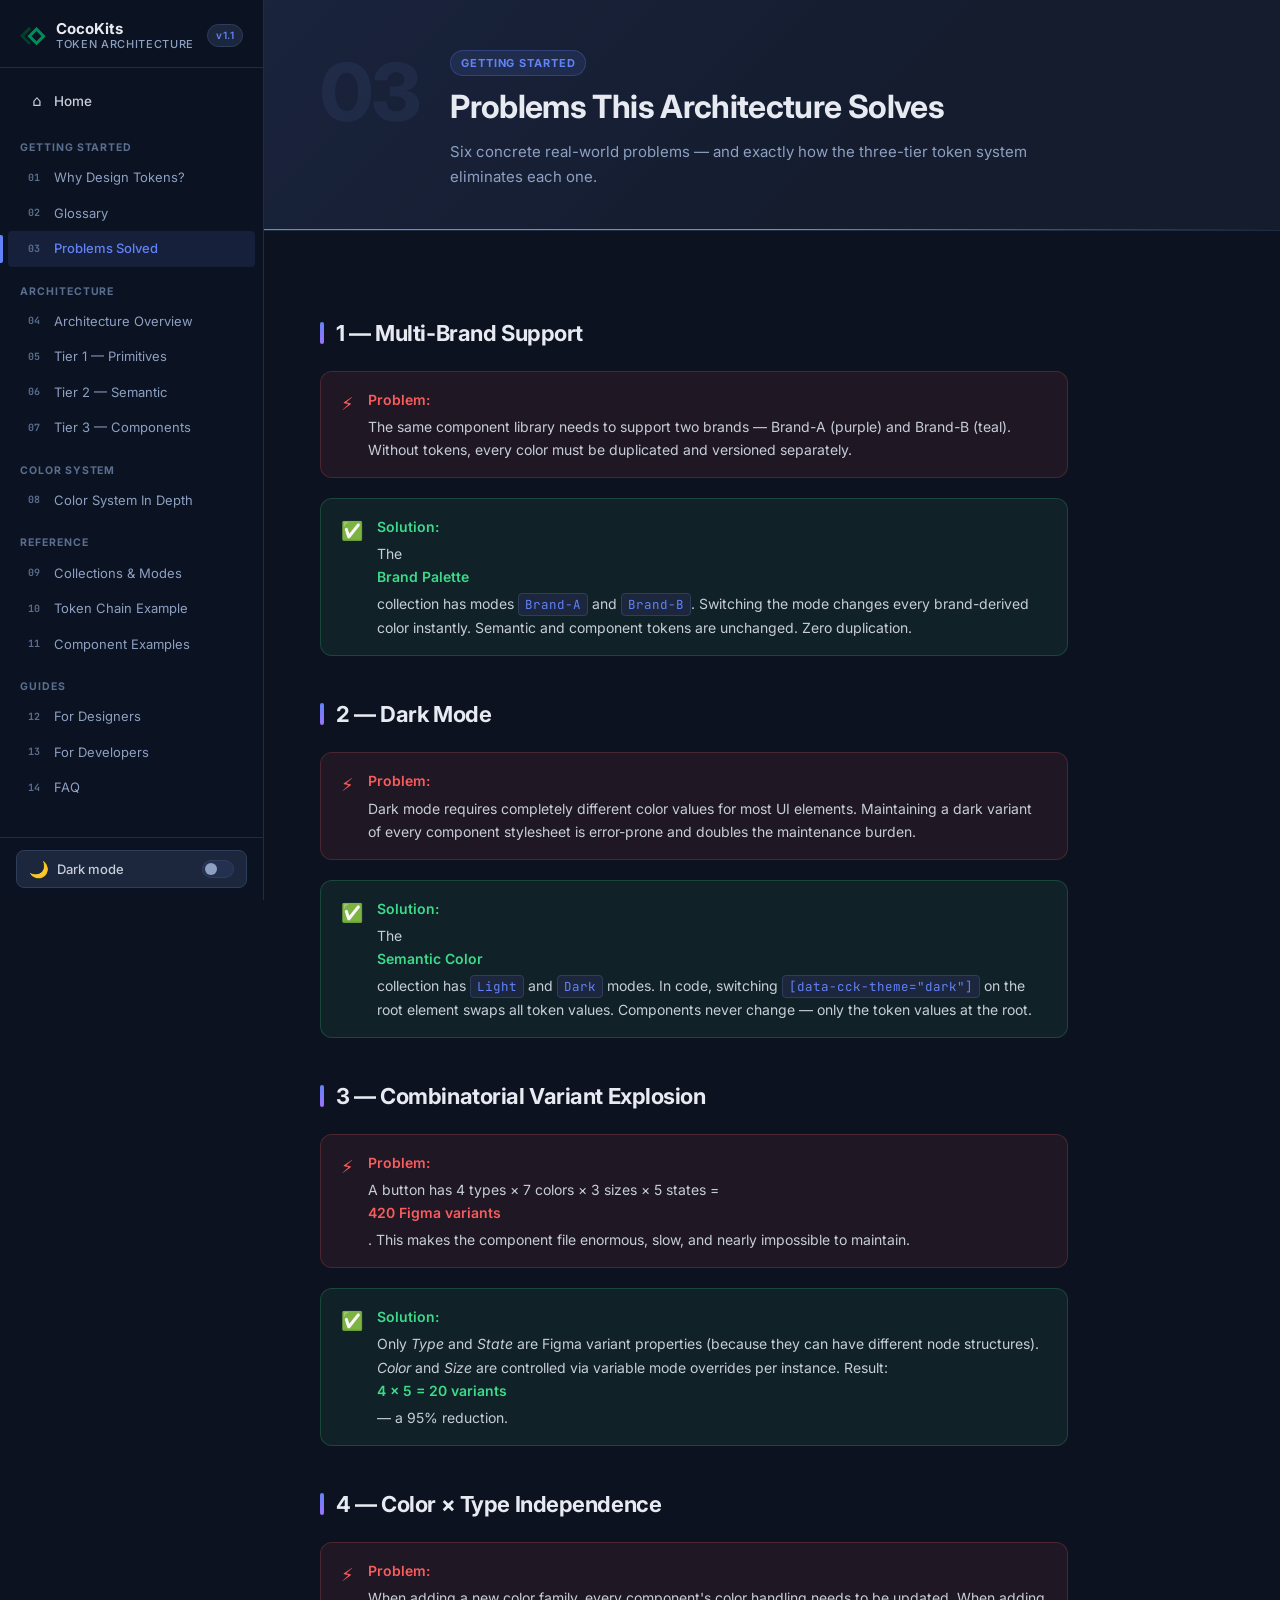
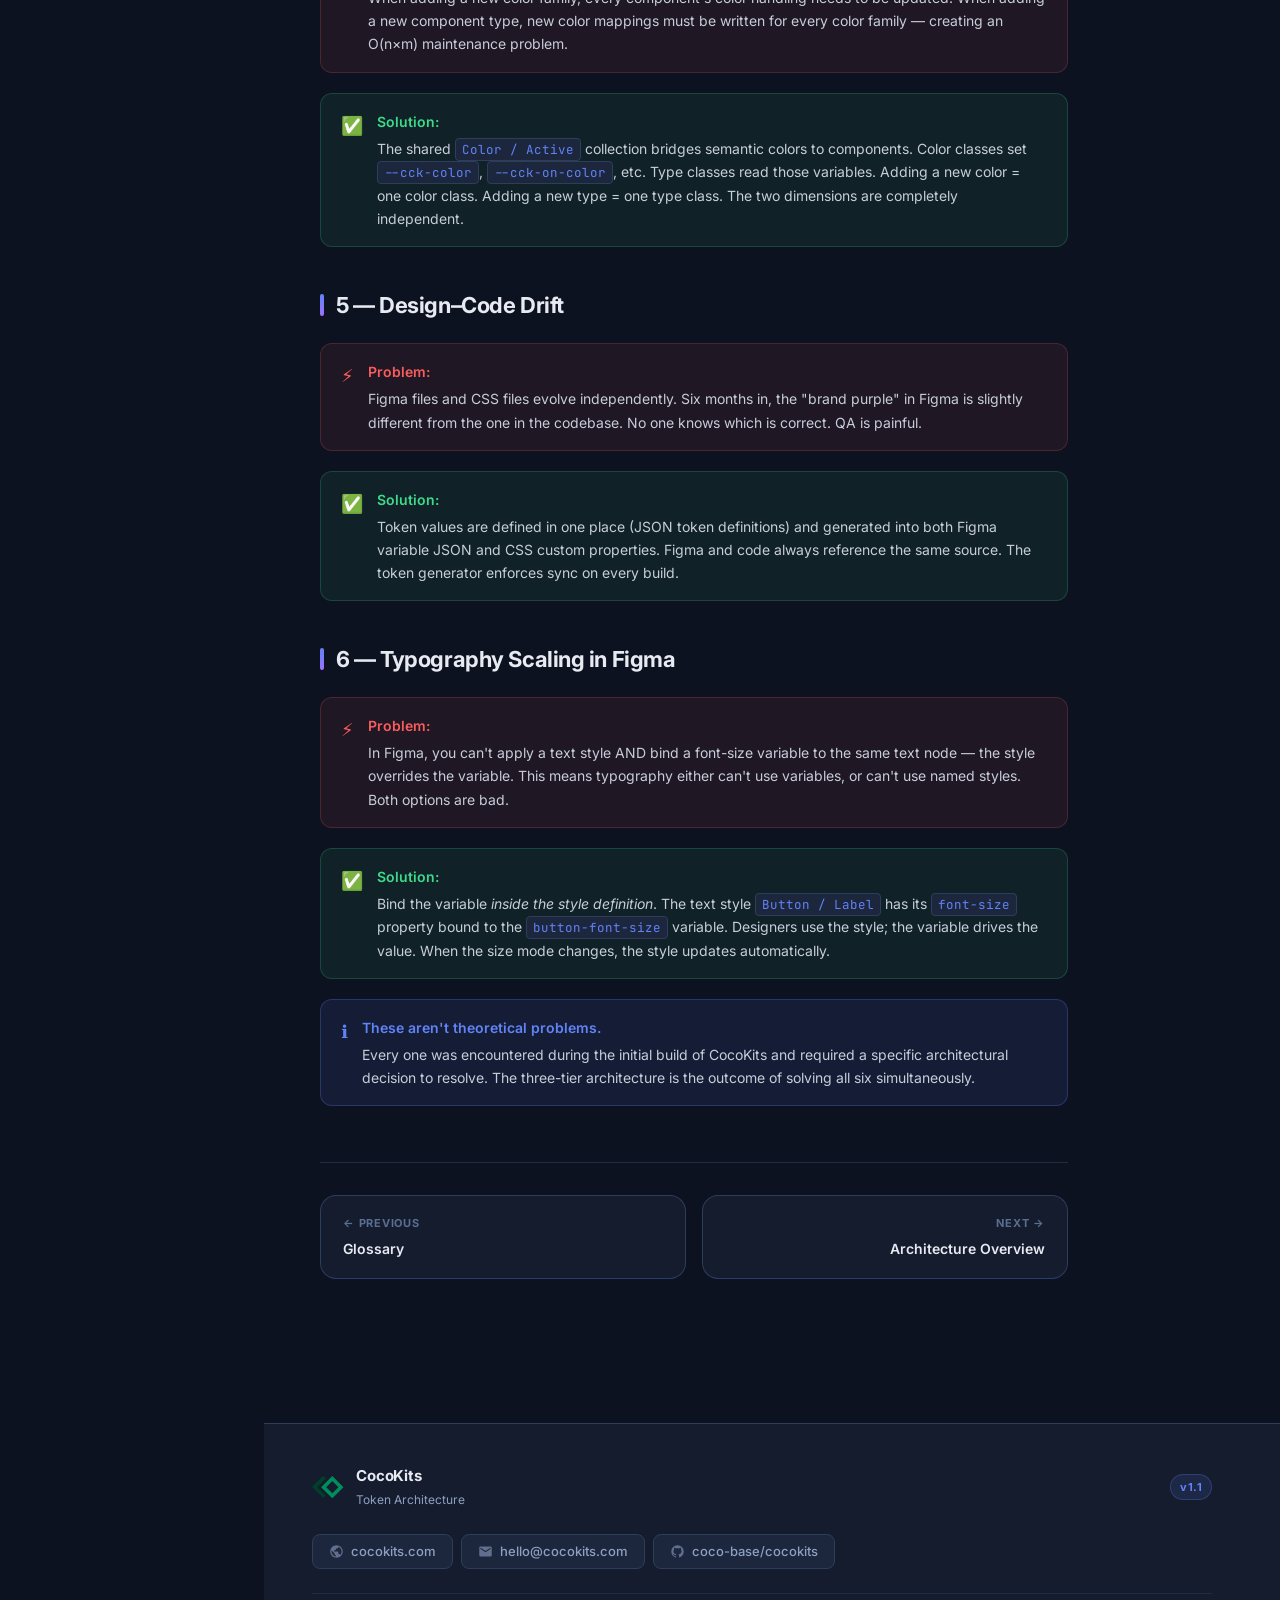
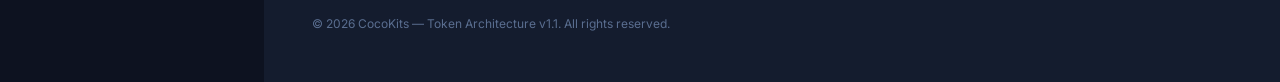
<file: pages/03-problems.html>
<!DOCTYPE html>
<html lang="en" data-theme="dark">
<head>
  <meta charset="UTF-8">
  <meta name="viewport" content="width=device-width, initial-scale=1.0">
  <title>Problems Solved — CocoKits Token Architecture</title>

  <!-- SEO -->
  <meta name="description" content="Six concrete problems solved: mixed concerns in collections, hardcoded values, compound CSS selectors, no multi-brand support, inconsistent naming, and Figma typography gaps.">
  <meta name="keywords" content="design tokens, CocoKits, design system, CSS custom properties, Figma variables, token architecture, Angular, React, multi-brand theming, dark mode">
  <meta name="robots" content="index, follow">
  <meta name="author" content="CocoKits">

  <!-- Open Graph -->
  <meta property="og:type" content="website">
  <meta property="og:site_name" content="CocoKits Token Architecture">
  <meta property="og:title" content="Problems Solved — CocoKits Token Architecture">
  <meta property="og:description" content="Six concrete problems solved: mixed concerns in collections, hardcoded values, compound CSS selectors, no multi-brand support, inconsistent naming, and Figma typography gaps.">
  <meta property="og:url" content="https://cocokits.com/token-architecture/pages/03-problems.html">
  <meta property="og:image" content="https://cocokits.com/token-architecture/assets/og-image.png">

  <!-- Twitter Card -->
  <meta name="twitter:card" content="summary_large_image">
  <meta name="twitter:title" content="Problems Solved — CocoKits Token Architecture">
  <meta name="twitter:description" content="Six concrete problems solved: mixed concerns in collections, hardcoded values, compound CSS selectors, no multi-brand support, inconsistent naming, and Figma typography gaps.">

  <!-- Canonical -->
  <link rel="canonical" href="https://cocokits.com/token-architecture/pages/03-problems.html">

  <!-- Favicon -->
  <link rel="icon" type="image/svg+xml" href="../assets/favicon.svg">
  <link rel="icon" type="image/x-icon" href="../assets/favicon.ico">
  <link rel="apple-touch-icon" sizes="96x96" href="../assets/favicon-96x96.png">

  <link rel="stylesheet" href="../styles/main.css">
</head>
<body>

<div class="scroll-progress" id="scrollProgress"></div>
<div class="sidebar-overlay" id="sidebarOverlay"></div>

<div class="site-wrapper">
  <aside class="sidebar" id="sidebar">
    <a href="../index.html" class="sidebar-logo">
      <span class="logo-mark"><svg width="26" height="20" viewBox="0 0 35 26" fill="none" xmlns="http://www.w3.org/2000/svg"><path d="M15.2141 3.67723L12.184 0.647095L0 12.8311L12.184 25.0151L14.8763 22.3228L5.72245 13.1689L15.2141 3.67723Z" fill="#003F2A"/><path fill-rule="evenodd" clip-rule="evenodd" d="M22.2141 0.984932L10.0301 13.1689L22.2141 25.3529L34.3981 13.1689L22.2141 0.984932ZM22.2141 6.40385L15.4491 13.1689L22.2141 19.934L28.9792 13.1689L22.2141 6.40385Z" fill="#003F2A"/><path fill-rule="evenodd" clip-rule="evenodd" d="M22.2141 0.984932L10.0301 13.1689L22.2141 25.3529L34.3981 13.1689L22.2141 0.984932ZM22.2141 6.40385L15.4491 13.1689L22.2141 19.934L28.9792 13.1689L22.2141 6.40385Z" fill="#008D5E"/></svg></span>
      <div class="logo-text">CocoKits <span>Token Architecture</span></div>
      <span class="logo-version">v1.1</span>
    </a>
    <nav class="sidebar-nav">
      <a href="../index.html" class="nav-home"><span class="nav-icon">⌂</span><span class="nav-label">Home</span></a>
      <div class="nav-group">
        <span class="nav-group-label">Getting Started</span>
        <a href="01-why-tokens.html" class="nav-link"><span class="nav-num">01</span><span class="nav-label">Why Design Tokens?</span></a>
        <a href="02-glossary.html" class="nav-link"><span class="nav-num">02</span><span class="nav-label">Glossary</span></a>
        <a href="03-problems.html" class="nav-link"><span class="nav-num">03</span><span class="nav-label">Problems Solved</span></a>
      </div>
      <div class="nav-group">
        <span class="nav-group-label">Architecture</span>
        <a href="04-overview.html" class="nav-link"><span class="nav-num">04</span><span class="nav-label">Architecture Overview</span></a>
        <a href="05-primitives.html" class="nav-link"><span class="nav-num">05</span><span class="nav-label">Tier 1 — Primitives</span></a>
        <a href="06-semantic.html" class="nav-link"><span class="nav-num">06</span><span class="nav-label">Tier 2 — Semantic</span></a>
        <a href="07-component-tokens.html" class="nav-link"><span class="nav-num">07</span><span class="nav-label">Tier 3 — Components</span></a>
      </div>
      <div class="nav-group">
        <span class="nav-group-label">Color System</span>
        <a href="08-color-system.html" class="nav-link"><span class="nav-num">08</span><span class="nav-label">Color System In Depth</span></a>
      </div>
      <div class="nav-group">
        <span class="nav-group-label">Reference</span>
        <a href="09-collections.html" class="nav-link"><span class="nav-num">09</span><span class="nav-label">Collections &amp; Modes</span></a>
        <a href="10-token-chains.html" class="nav-link"><span class="nav-num">10</span><span class="nav-label">Token Chain Example</span></a>
        <a href="11-examples.html" class="nav-link"><span class="nav-num">11</span><span class="nav-label">Component Examples</span></a>
      </div>
      <div class="nav-group">
        <span class="nav-group-label">Guides</span>
        <a href="12-designers.html" class="nav-link"><span class="nav-num">12</span><span class="nav-label">For Designers</span></a>
        <a href="13-developers.html" class="nav-link"><span class="nav-num">13</span><span class="nav-label">For Developers</span></a>
        <a href="14-faq.html" class="nav-link"><span class="nav-num">14</span><span class="nav-label">FAQ</span></a>
      </div>
    </nav>
    <div class="sidebar-footer">
      <button class="theme-toggle" id="themeToggle">
        <span class="toggle-icon">🌙</span><span class="toggle-label">Dark mode</span>
        <span class="toggle-indicator"></span>
      </button>
    </div>
  </aside>

  <main class="main">
    <div class="page-hero">
      <div class="hero-number">03</div>
      <div class="hero-content">
        <div class="hero-badge">Getting Started</div>
        <h1>Problems This Architecture Solves</h1>
        <p class="hero-desc">Six concrete real-world problems — and exactly how the three-tier token system eliminates each one.</p>
      </div>
    </div>

    <div class="content">

      <!-- Problem 1 -->
      <h2>1 — Multi-Brand Support</h2>
      <div class="callout callout--warning">
        <span class="callout-icon">⚡</span>
        <div class="callout-body"><strong>Problem:</strong> The same component library needs to support two brands — Brand-A (purple) and Brand-B (teal). Without tokens, every color must be duplicated and versioned separately.</div>
      </div>
      <div class="callout callout--tip">
        <span class="callout-icon">✅</span>
        <div class="callout-body"><strong>Solution:</strong> The <strong>Brand Palette</strong> collection has modes <code>Brand-A</code> and <code>Brand-B</code>. Switching the mode changes every brand-derived color instantly. Semantic and component tokens are unchanged. Zero duplication.</div>
      </div>

      <!-- Problem 2 -->
      <h2>2 — Dark Mode</h2>
      <div class="callout callout--warning">
        <span class="callout-icon">⚡</span>
        <div class="callout-body"><strong>Problem:</strong> Dark mode requires completely different color values for most UI elements. Maintaining a dark variant of every component stylesheet is error-prone and doubles the maintenance burden.</div>
      </div>
      <div class="callout callout--tip">
        <span class="callout-icon">✅</span>
        <div class="callout-body"><strong>Solution:</strong> The <strong>Semantic Color</strong> collection has <code>Light</code> and <code>Dark</code> modes. In code, switching <code>[data-cck-theme="dark"]</code> on the root element swaps all token values. Components never change — only the token values at the root.</div>
      </div>

      <!-- Problem 3 -->
      <h2>3 — Combinatorial Variant Explosion</h2>
      <div class="callout callout--warning">
        <span class="callout-icon">⚡</span>
        <div class="callout-body"><strong>Problem:</strong> A button has 4 types × 7 colors × 3 sizes × 5 states = <strong>420 Figma variants</strong>. This makes the component file enormous, slow, and nearly impossible to maintain.</div>
      </div>
      <div class="callout callout--tip">
        <span class="callout-icon">✅</span>
        <div class="callout-body"><strong>Solution:</strong> Only <em>Type</em> and <em>State</em> are Figma variant properties (because they can have different node structures). <em>Color</em> and <em>Size</em> are controlled via variable mode overrides per instance. Result: <strong>4 × 5 = 20 variants</strong> — a 95% reduction.</div>
      </div>

      <!-- Problem 4 -->
      <h2>4 — Color × Type Independence</h2>
      <div class="callout callout--warning">
        <span class="callout-icon">⚡</span>
        <div class="callout-body"><strong>Problem:</strong> When adding a new color family, every component's color handling needs to be updated. When adding a new component type, new color mappings must be written for every color family — creating an O(n×m) maintenance problem.</div>
      </div>
      <div class="callout callout--tip">
        <span class="callout-icon">✅</span>
        <div class="callout-body"><strong>Solution:</strong> The shared <code>Color / Active</code> collection bridges semantic colors to components. Color classes set <code>--cck-color</code>, <code>--cck-on-color</code>, etc. Type classes read those variables. Adding a new color = one color class. Adding a new type = one type class. The two dimensions are completely independent.</div>
      </div>

      <!-- Problem 5 -->
      <h2>5 — Design–Code Drift</h2>
      <div class="callout callout--warning">
        <span class="callout-icon">⚡</span>
        <div class="callout-body"><strong>Problem:</strong> Figma files and CSS files evolve independently. Six months in, the "brand purple" in Figma is slightly different from the one in the codebase. No one knows which is correct. QA is painful.</div>
      </div>
      <div class="callout callout--tip">
        <span class="callout-icon">✅</span>
        <div class="callout-body"><strong>Solution:</strong> Token values are defined in one place (JSON token definitions) and generated into both Figma variable JSON and CSS custom properties. Figma and code always reference the same source. The token generator enforces sync on every build.</div>
      </div>

      <!-- Problem 6 -->
      <h2>6 — Typography Scaling in Figma</h2>
      <div class="callout callout--warning">
        <span class="callout-icon">⚡</span>
        <div class="callout-body"><strong>Problem:</strong> In Figma, you can't apply a text style AND bind a font-size variable to the same text node — the style overrides the variable. This means typography either can't use variables, or can't use named styles. Both options are bad.</div>
      </div>
      <div class="callout callout--tip">
        <span class="callout-icon">✅</span>
        <div class="callout-body"><strong>Solution:</strong> Bind the variable <em>inside the style definition</em>. The text style <code>Button / Label</code> has its <code>font-size</code> property bound to the <code>button-font-size</code> variable. Designers use the style; the variable drives the value. When the size mode changes, the style updates automatically.</div>
      </div>

      <div class="callout callout--info">
        <span class="callout-icon">ℹ️</span>
        <div class="callout-body">
          <strong>These aren't theoretical problems.</strong> Every one was encountered during the initial build of CocoKits and required a specific architectural decision to resolve. The three-tier architecture is the outcome of solving all six simultaneously.
        </div>
      </div>

      <div class="page-nav">
        <a href="02-glossary.html" class="page-nav-link page-nav-link--prev">
          <span class="page-nav-direction">← Previous</span>
          <span class="page-nav-label">Glossary</span>
        </a>
        <a href="04-overview.html" class="page-nav-link page-nav-link--next">
          <span class="page-nav-direction">Next →</span>
          <span class="page-nav-label">Architecture Overview</span>
        </a>
      </div>
    </div>
    <footer class="site-footer">
      <div class="footer-inner">
        <div class="footer-brand">
          <span class="footer-logo-mark"><svg width="32" height="24" viewBox="0 0 35 26" fill="none" xmlns="http://www.w3.org/2000/svg"><path d="M15.2141 3.67723L12.184 0.647095L0 12.8311L12.184 25.0151L14.8763 22.3228L5.72245 13.1689L15.2141 3.67723Z" fill="#003F2A"/><path fill-rule="evenodd" clip-rule="evenodd" d="M22.2141 0.984932L10.0301 13.1689L22.2141 25.3529L34.3981 13.1689L22.2141 0.984932ZM22.2141 6.40385L15.4491 13.1689L22.2141 19.934L28.9792 13.1689L22.2141 6.40385Z" fill="#003F2A"/><path fill-rule="evenodd" clip-rule="evenodd" d="M22.2141 0.984932L10.0301 13.1689L22.2141 25.3529L34.3981 13.1689L22.2141 0.984932ZM22.2141 6.40385L15.4491 13.1689L22.2141 19.934L28.9792 13.1689L22.2141 6.40385Z" fill="#008D5E"/></svg></span>
          <div class="footer-brand-text">
            <span class="footer-brand-name">CocoKits</span>
            <span class="footer-tagline">Token Architecture</span>
          </div>
          <span class="footer-version">v1.1</span>
        </div>
        <nav class="footer-links">
          <a href="https://cocokits.com" class="footer-link" target="_blank" rel="noopener">
            <svg class="footer-link-icon" width="15" height="15" viewBox="0 0 24 24" fill="currentColor"><path d="M12 2C6.48 2 2 6.48 2 12s4.48 10 10 10 10-4.48 10-10S17.52 2 12 2zm-1 17.93c-3.95-.49-7-3.85-7-7.93 0-.62.08-1.21.21-1.79L9 15v1c0 1.1.9 2 2 2v1.93zm6.9-2.54c-.26-.81-1-1.39-1.9-1.39h-1v-3c0-.55-.45-1-1-1H8v-2h2c.55 0 1-.45 1-1V7h2c1.1 0 2-.9 2-2v-.41c2.93 1.19 5 4.06 5 7.41 0 2.08-.8 3.97-2.1 5.39z"/></svg>
            <span>cocokits.com</span>
          </a>
          <a href="mailto:hello@cocokits.com" class="footer-link">
            <svg class="footer-link-icon" width="15" height="15" viewBox="0 0 24 24" fill="currentColor"><path d="M20 4H4c-1.1 0-2 .9-2 2v12c0 1.1.9 2 2 2h16c1.1 0 2-.9 2-2V6c0-1.1-.9-2-2-2zm0 4l-8 5-8-5V6l8 5 8-5v2z"/></svg>
            <span>hello@cocokits.com</span>
          </a>
          <a href="https://github.com/coco-base/cocokits" class="footer-link" target="_blank" rel="noopener">
            <svg class="footer-link-icon" width="15" height="15" viewBox="0 0 24 24" fill="currentColor"><path d="M12 2A10 10 0 0 0 2 12c0 4.42 2.87 8.17 6.84 9.5.5.08.66-.23.66-.5v-1.69c-2.77.6-3.36-1.34-3.36-1.34-.46-1.16-1.11-1.47-1.11-1.47-.91-.62.07-.6.07-.6 1 .07 1.53 1.03 1.53 1.03.87 1.52 2.34 1.07 2.91.83.09-.65.35-1.09.63-1.34-2.22-.25-4.55-1.11-4.55-4.92 0-1.11.38-2 1.03-2.71-.1-.25-.45-1.29.1-2.64 0 0 .84-.27 2.75 1.02.79-.22 1.65-.33 2.5-.33.85 0 1.71.11 2.5.33 1.91-1.29 2.75-1.02 2.75-1.02.55 1.35.2 2.39.1 2.64.65.71 1.03 1.6 1.03 2.71 0 3.82-2.34 4.66-4.57 4.91.36.31.69.92.69 1.85V21c0 .27.16.59.67.5C19.14 20.16 22 16.42 22 12A10 10 0 0 0 12 2z"/></svg>
            <span>coco-base/cocokits</span>
          </a>
        </nav>
        <p class="footer-copy">&copy; 2026 CocoKits &mdash; Token Architecture v1.1. All rights reserved.</p>
      </div>
    </footer>
  </main>
</div>

<button class="sidebar-toggle" id="sidebarToggle">☰</button>
<script src="../js/main.js"></script>
</body>
</html>
</file>
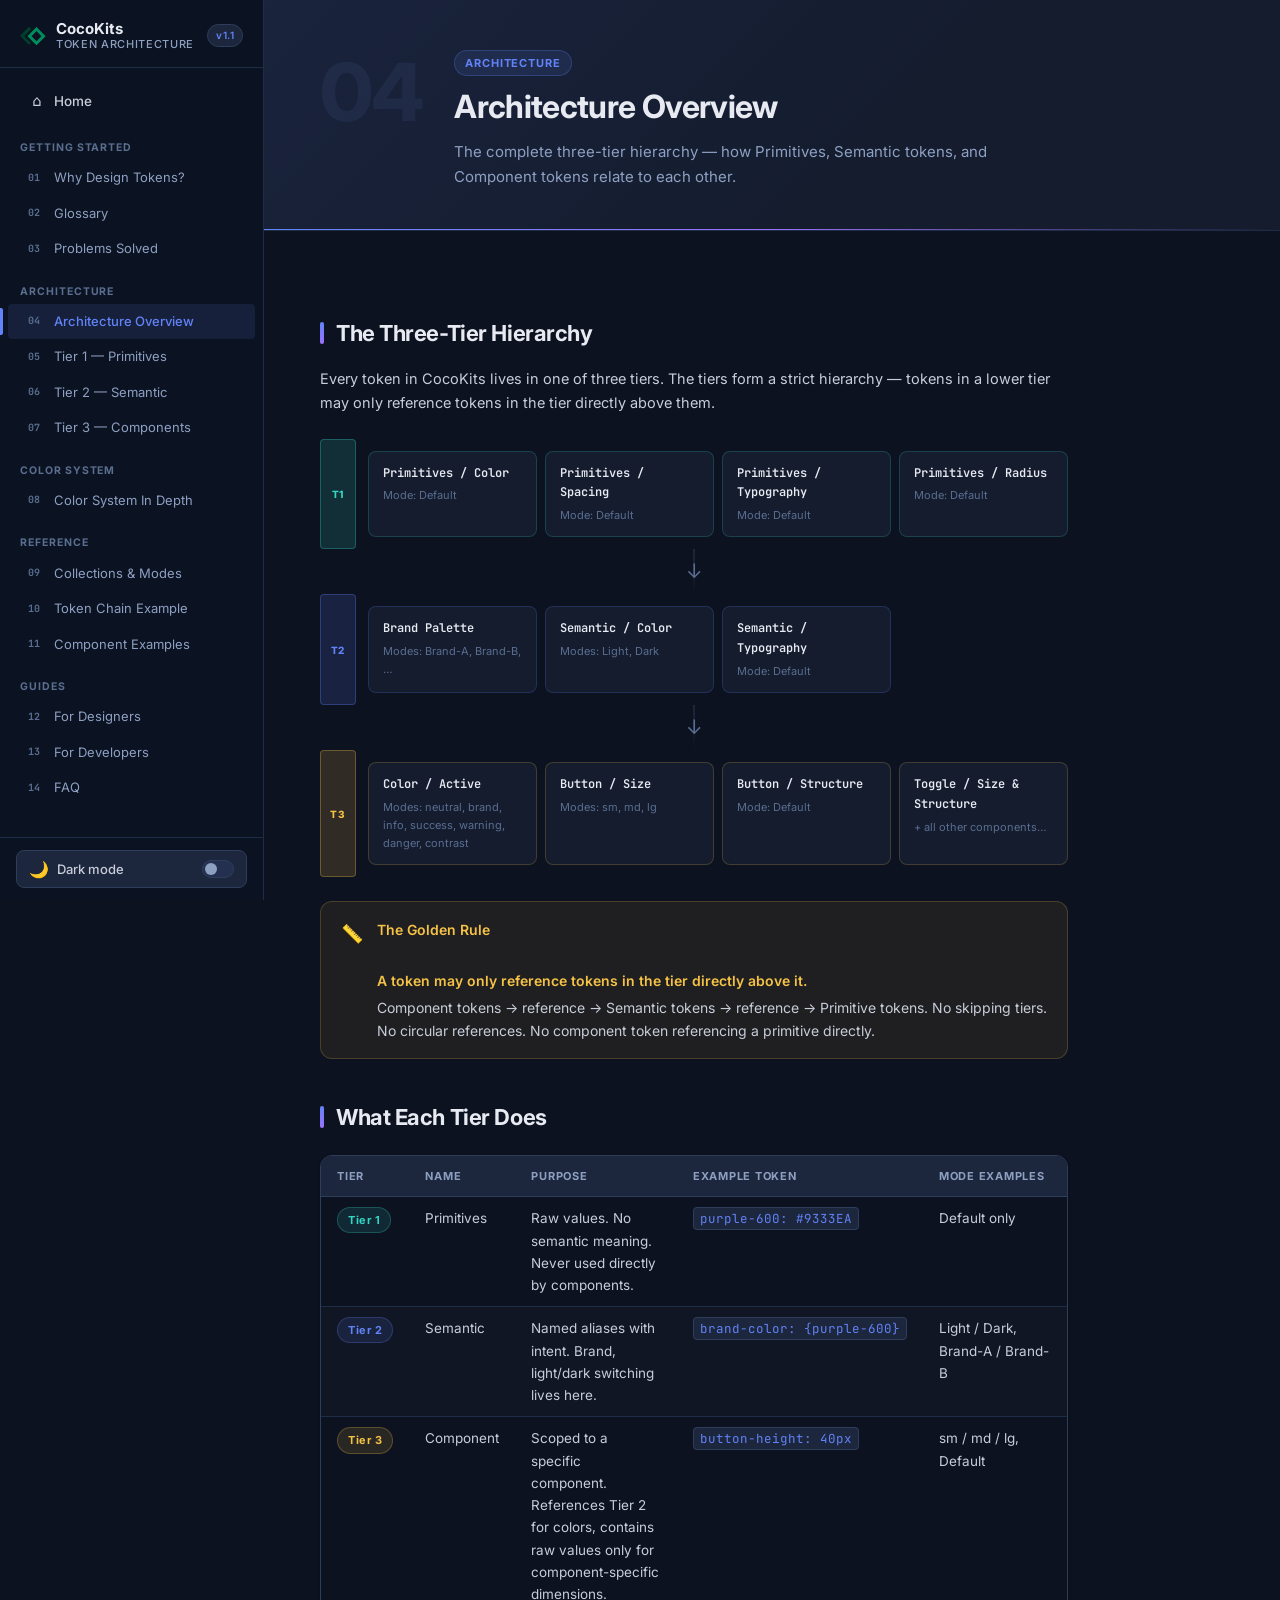
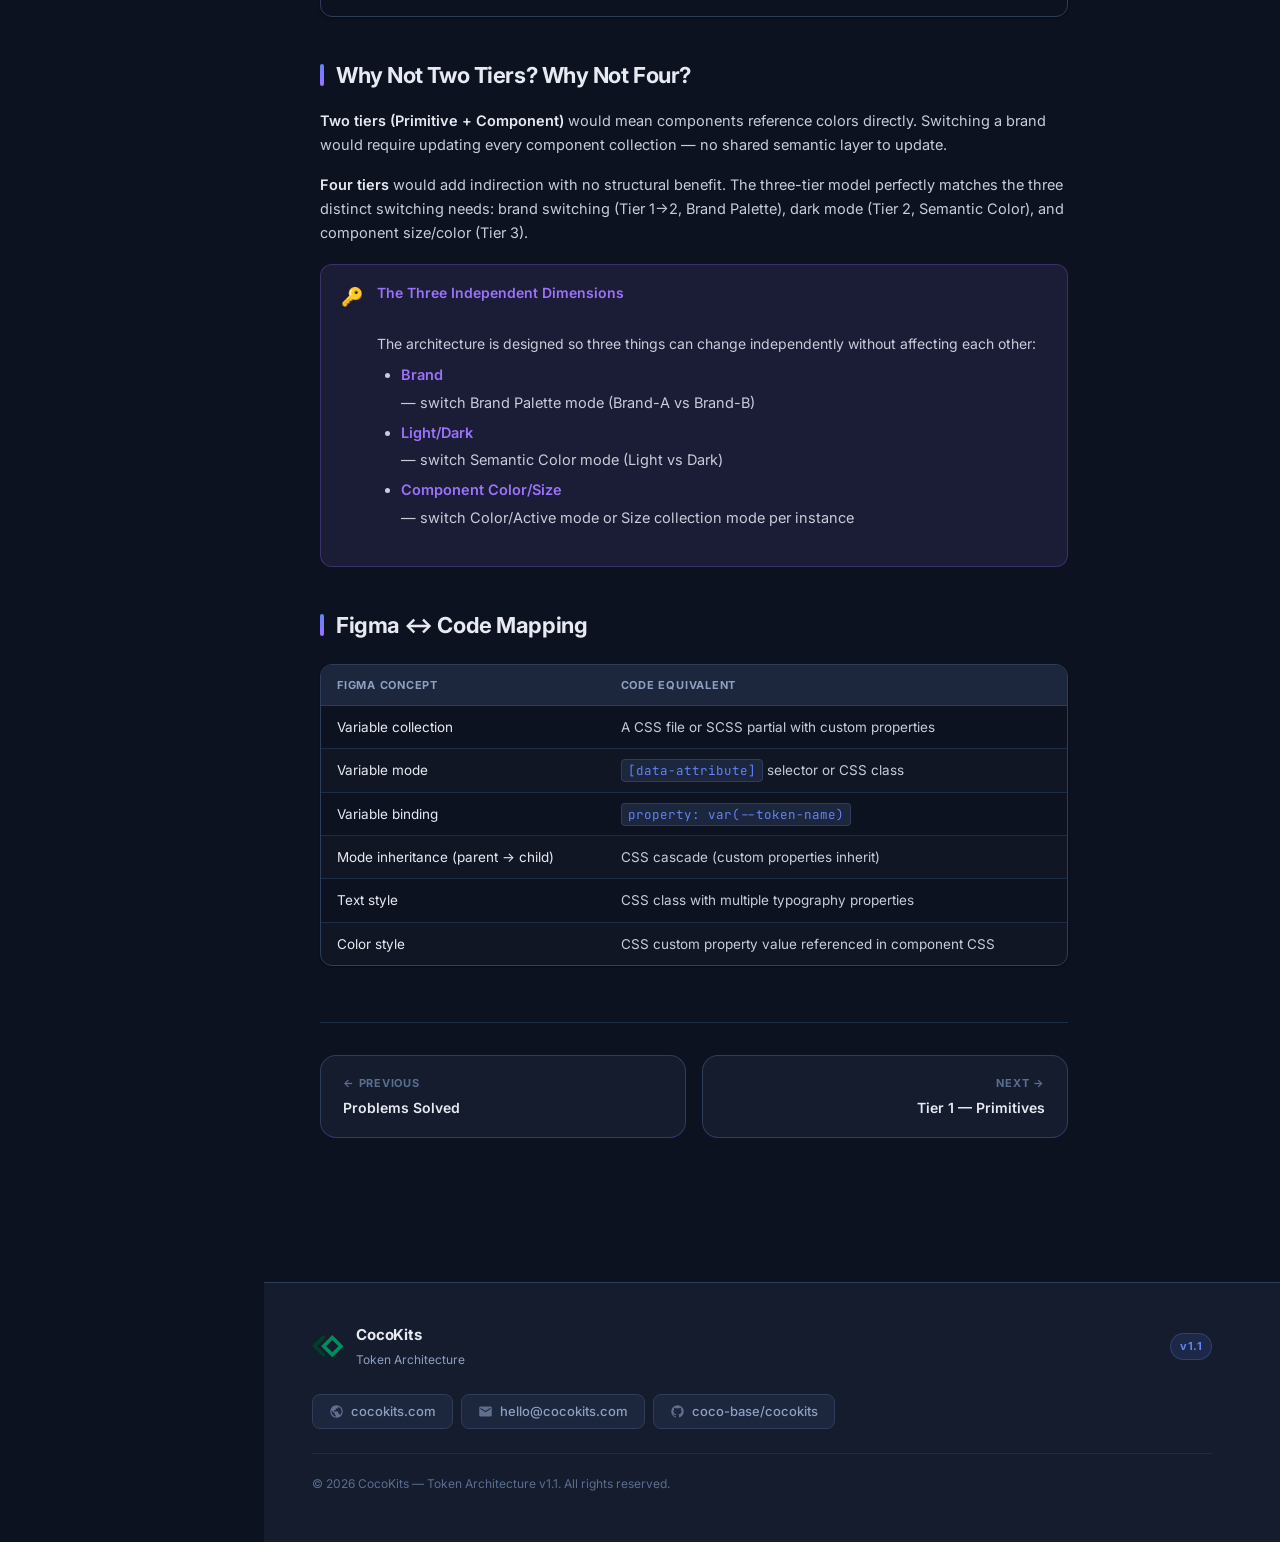
<file: pages/04-overview.html>
<!DOCTYPE html>
<html lang="en" data-theme="dark">
<head>
  <meta charset="UTF-8">
  <meta name="viewport" content="width=device-width, initial-scale=1.0">
  <title>Architecture Overview — CocoKits Token Architecture</title>

  <!-- SEO -->
  <meta name="description" content="The complete three-tier token architecture: Primitives, Semantic, and Component tokens. Understand the Golden Rule and how tokens always flow downward.">
  <meta name="keywords" content="design tokens, CocoKits, design system, CSS custom properties, Figma variables, token architecture, Angular, React, multi-brand theming, dark mode">
  <meta name="robots" content="index, follow">
  <meta name="author" content="CocoKits">

  <!-- Open Graph -->
  <meta property="og:type" content="website">
  <meta property="og:site_name" content="CocoKits Token Architecture">
  <meta property="og:title" content="Architecture Overview — CocoKits Token Architecture">
  <meta property="og:description" content="The complete three-tier token architecture: Primitives, Semantic, and Component tokens. Understand the Golden Rule and how tokens always flow downward.">
  <meta property="og:url" content="https://cocokits.com/token-architecture/pages/04-overview.html">
  <meta property="og:image" content="https://cocokits.com/token-architecture/assets/og-image.png">

  <!-- Twitter Card -->
  <meta name="twitter:card" content="summary_large_image">
  <meta name="twitter:title" content="Architecture Overview — CocoKits Token Architecture">
  <meta name="twitter:description" content="The complete three-tier token architecture: Primitives, Semantic, and Component tokens. Understand the Golden Rule and how tokens always flow downward.">

  <!-- Canonical -->
  <link rel="canonical" href="https://cocokits.com/token-architecture/pages/04-overview.html">

  <!-- Favicon -->
  <link rel="icon" type="image/svg+xml" href="../assets/favicon.svg">
  <link rel="icon" type="image/x-icon" href="../assets/favicon.ico">
  <link rel="apple-touch-icon" sizes="96x96" href="../assets/favicon-96x96.png">

  <link rel="stylesheet" href="../styles/main.css">
</head>
<body>

<div class="scroll-progress" id="scrollProgress"></div>
<div class="sidebar-overlay" id="sidebarOverlay"></div>

<div class="site-wrapper">
  <aside class="sidebar" id="sidebar">
    <a href="../index.html" class="sidebar-logo">
      <span class="logo-mark"><svg width="26" height="20" viewBox="0 0 35 26" fill="none" xmlns="http://www.w3.org/2000/svg"><path d="M15.2141 3.67723L12.184 0.647095L0 12.8311L12.184 25.0151L14.8763 22.3228L5.72245 13.1689L15.2141 3.67723Z" fill="#003F2A"/><path fill-rule="evenodd" clip-rule="evenodd" d="M22.2141 0.984932L10.0301 13.1689L22.2141 25.3529L34.3981 13.1689L22.2141 0.984932ZM22.2141 6.40385L15.4491 13.1689L22.2141 19.934L28.9792 13.1689L22.2141 6.40385Z" fill="#003F2A"/><path fill-rule="evenodd" clip-rule="evenodd" d="M22.2141 0.984932L10.0301 13.1689L22.2141 25.3529L34.3981 13.1689L22.2141 0.984932ZM22.2141 6.40385L15.4491 13.1689L22.2141 19.934L28.9792 13.1689L22.2141 6.40385Z" fill="#008D5E"/></svg></span>
      <div class="logo-text">CocoKits <span>Token Architecture</span></div>
      <span class="logo-version">v1.1</span>
    </a>
    <nav class="sidebar-nav">
      <a href="../index.html" class="nav-home"><span class="nav-icon">⌂</span><span class="nav-label">Home</span></a>
      <div class="nav-group">
        <span class="nav-group-label">Getting Started</span>
        <a href="01-why-tokens.html" class="nav-link"><span class="nav-num">01</span><span class="nav-label">Why Design Tokens?</span></a>
        <a href="02-glossary.html" class="nav-link"><span class="nav-num">02</span><span class="nav-label">Glossary</span></a>
        <a href="03-problems.html" class="nav-link"><span class="nav-num">03</span><span class="nav-label">Problems Solved</span></a>
      </div>
      <div class="nav-group">
        <span class="nav-group-label">Architecture</span>
        <a href="04-overview.html" class="nav-link"><span class="nav-num">04</span><span class="nav-label">Architecture Overview</span></a>
        <a href="05-primitives.html" class="nav-link"><span class="nav-num">05</span><span class="nav-label">Tier 1 — Primitives</span></a>
        <a href="06-semantic.html" class="nav-link"><span class="nav-num">06</span><span class="nav-label">Tier 2 — Semantic</span></a>
        <a href="07-component-tokens.html" class="nav-link"><span class="nav-num">07</span><span class="nav-label">Tier 3 — Components</span></a>
      </div>
      <div class="nav-group">
        <span class="nav-group-label">Color System</span>
        <a href="08-color-system.html" class="nav-link"><span class="nav-num">08</span><span class="nav-label">Color System In Depth</span></a>
      </div>
      <div class="nav-group">
        <span class="nav-group-label">Reference</span>
        <a href="09-collections.html" class="nav-link"><span class="nav-num">09</span><span class="nav-label">Collections &amp; Modes</span></a>
        <a href="10-token-chains.html" class="nav-link"><span class="nav-num">10</span><span class="nav-label">Token Chain Example</span></a>
        <a href="11-examples.html" class="nav-link"><span class="nav-num">11</span><span class="nav-label">Component Examples</span></a>
      </div>
      <div class="nav-group">
        <span class="nav-group-label">Guides</span>
        <a href="12-designers.html" class="nav-link"><span class="nav-num">12</span><span class="nav-label">For Designers</span></a>
        <a href="13-developers.html" class="nav-link"><span class="nav-num">13</span><span class="nav-label">For Developers</span></a>
        <a href="14-faq.html" class="nav-link"><span class="nav-num">14</span><span class="nav-label">FAQ</span></a>
      </div>
    </nav>
    <div class="sidebar-footer">
      <button class="theme-toggle" id="themeToggle">
        <span class="toggle-icon">🌙</span><span class="toggle-label">Dark mode</span>
        <span class="toggle-indicator"></span>
      </button>
    </div>
  </aside>

  <main class="main">
    <div class="page-hero">
      <div class="hero-number">04</div>
      <div class="hero-content">
        <div class="hero-badge">Architecture</div>
        <h1>Architecture Overview</h1>
        <p class="hero-desc">The complete three-tier hierarchy — how Primitives, Semantic tokens, and Component tokens relate to each other.</p>
      </div>
    </div>

    <div class="content">

      <h2>The Three-Tier Hierarchy</h2>
      <p>Every token in CocoKits lives in one of three tiers. The tiers form a strict hierarchy — tokens in a lower tier may only reference tokens in the tier directly above them.</p>

      <div class="arch-diagram">
        <div class="arch-tier arch-tier--t1">
          <div class="arch-tier-num">T1</div>
          <div class="arch-tier-body">
            <div class="arch-box">
              <div class="arch-box-name">Primitives / Color</div>
              <div class="arch-box-modes">Mode: Default</div>
            </div>
            <div class="arch-box">
              <div class="arch-box-name">Primitives / Spacing</div>
              <div class="arch-box-modes">Mode: Default</div>
            </div>
            <div class="arch-box">
              <div class="arch-box-name">Primitives / Typography</div>
              <div class="arch-box-modes">Mode: Default</div>
            </div>
            <div class="arch-box">
              <div class="arch-box-name">Primitives / Radius</div>
              <div class="arch-box-modes">Mode: Default</div>
            </div>
          </div>
        </div>
        <div class="arch-connector">↓</div>
        <div class="arch-tier arch-tier--t2">
          <div class="arch-tier-num">T2</div>
          <div class="arch-tier-body">
            <div class="arch-box">
              <div class="arch-box-name">Brand Palette</div>
              <div class="arch-box-modes">Modes: Brand-A, Brand-B, …</div>
            </div>
            <div class="arch-box">
              <div class="arch-box-name">Semantic / Color</div>
              <div class="arch-box-modes">Modes: Light, Dark</div>
            </div>
            <div class="arch-box">
              <div class="arch-box-name">Semantic / Typography</div>
              <div class="arch-box-modes">Mode: Default</div>
            </div>
          </div>
        </div>
        <div class="arch-connector">↓</div>
        <div class="arch-tier arch-tier--t3">
          <div class="arch-tier-num">T3</div>
          <div class="arch-tier-body">
            <div class="arch-box">
              <div class="arch-box-name">Color / Active</div>
              <div class="arch-box-modes">Modes: neutral, brand, info, success, warning, danger, contrast</div>
            </div>
            <div class="arch-box">
              <div class="arch-box-name">Button / Size</div>
              <div class="arch-box-modes">Modes: sm, md, lg</div>
            </div>
            <div class="arch-box">
              <div class="arch-box-name">Button / Structure</div>
              <div class="arch-box-modes">Mode: Default</div>
            </div>
            <div class="arch-box">
              <div class="arch-box-name">Toggle / Size &amp; Structure</div>
              <div class="arch-box-modes">+ all other components…</div>
            </div>
          </div>
        </div>
      </div>

      <div class="callout callout--rule">
        <span class="callout-icon">📏</span>
        <div class="callout-body">
          <strong>The Golden Rule</strong><br>
          <strong>A token may only reference tokens in the tier directly above it.</strong>
          Component tokens → reference → Semantic tokens → reference → Primitive tokens.
          No skipping tiers. No circular references. No component token referencing a primitive directly.
        </div>
      </div>

      <h2>What Each Tier Does</h2>
      <div class="table-wrap">
        <table>
          <thead>
            <tr>
              <th>Tier</th>
              <th>Name</th>
              <th>Purpose</th>
              <th>Example Token</th>
              <th>Mode Examples</th>
            </tr>
          </thead>
          <tbody>
            <tr>
              <td><span class="tier-badge tier-badge--1">Tier 1</span></td>
              <td>Primitives</td>
              <td>Raw values. No semantic meaning. Never used directly by components.</td>
              <td><code>purple-600: #9333EA</code></td>
              <td>Default only</td>
            </tr>
            <tr>
              <td><span class="tier-badge tier-badge--2">Tier 2</span></td>
              <td>Semantic</td>
              <td>Named aliases with intent. Brand, light/dark switching lives here.</td>
              <td><code>brand-color: {purple-600}</code></td>
              <td>Light / Dark, Brand-A / Brand-B</td>
            </tr>
            <tr>
              <td><span class="tier-badge tier-badge--3">Tier 3</span></td>
              <td>Component</td>
              <td>Scoped to a specific component. References Tier 2 for colors, contains raw values only for component-specific dimensions.</td>
              <td><code>button-height: 40px</code></td>
              <td>sm / md / lg, Default</td>
            </tr>
          </tbody>
        </table>
      </div>

      <h2>Why Not Two Tiers? Why Not Four?</h2>
      <p><strong>Two tiers (Primitive + Component)</strong> would mean components reference colors directly. Switching a brand would require updating every component collection — no shared semantic layer to update.</p>
      <p><strong>Four tiers</strong> would add indirection with no structural benefit. The three-tier model perfectly matches the three distinct switching needs: brand switching (Tier 1→2, Brand Palette), dark mode (Tier 2, Semantic Color), and component size/color (Tier 3).</p>

      <div class="callout callout--key">
        <span class="callout-icon">🔑</span>
        <div class="callout-body">
          <strong>The Three Independent Dimensions</strong><br>
          The architecture is designed so three things can change independently without affecting each other:
          <ul style="margin-top:8px">
            <li><strong>Brand</strong> — switch Brand Palette mode (Brand-A vs Brand-B)</li>
            <li><strong>Light/Dark</strong> — switch Semantic Color mode (Light vs Dark)</li>
            <li><strong>Component Color/Size</strong> — switch Color/Active mode or Size collection mode per instance</li>
          </ul>
        </div>
      </div>

      <h2>Figma ↔ Code Mapping</h2>
      <div class="table-wrap">
        <table>
          <thead>
            <tr><th>Figma Concept</th><th>Code Equivalent</th></tr>
          </thead>
          <tbody>
            <tr><td>Variable collection</td><td>A CSS file or SCSS partial with custom properties</td></tr>
            <tr><td>Variable mode</td><td><code>[data-attribute]</code> selector or CSS class</td></tr>
            <tr><td>Variable binding</td><td><code>property: var(--token-name)</code></td></tr>
            <tr><td>Mode inheritance (parent → child)</td><td>CSS cascade (custom properties inherit)</td></tr>
            <tr><td>Text style</td><td>CSS class with multiple typography properties</td></tr>
            <tr><td>Color style</td><td>CSS custom property value referenced in component CSS</td></tr>
          </tbody>
        </table>
      </div>

      <div class="page-nav">
        <a href="03-problems.html" class="page-nav-link page-nav-link--prev">
          <span class="page-nav-direction">← Previous</span>
          <span class="page-nav-label">Problems Solved</span>
        </a>
        <a href="05-primitives.html" class="page-nav-link page-nav-link--next">
          <span class="page-nav-direction">Next →</span>
          <span class="page-nav-label">Tier 1 — Primitives</span>
        </a>
      </div>
    </div>
    <footer class="site-footer">
      <div class="footer-inner">
        <div class="footer-brand">
          <span class="footer-logo-mark"><svg width="32" height="24" viewBox="0 0 35 26" fill="none" xmlns="http://www.w3.org/2000/svg"><path d="M15.2141 3.67723L12.184 0.647095L0 12.8311L12.184 25.0151L14.8763 22.3228L5.72245 13.1689L15.2141 3.67723Z" fill="#003F2A"/><path fill-rule="evenodd" clip-rule="evenodd" d="M22.2141 0.984932L10.0301 13.1689L22.2141 25.3529L34.3981 13.1689L22.2141 0.984932ZM22.2141 6.40385L15.4491 13.1689L22.2141 19.934L28.9792 13.1689L22.2141 6.40385Z" fill="#003F2A"/><path fill-rule="evenodd" clip-rule="evenodd" d="M22.2141 0.984932L10.0301 13.1689L22.2141 25.3529L34.3981 13.1689L22.2141 0.984932ZM22.2141 6.40385L15.4491 13.1689L22.2141 19.934L28.9792 13.1689L22.2141 6.40385Z" fill="#008D5E"/></svg></span>
          <div class="footer-brand-text">
            <span class="footer-brand-name">CocoKits</span>
            <span class="footer-tagline">Token Architecture</span>
          </div>
          <span class="footer-version">v1.1</span>
        </div>
        <nav class="footer-links">
          <a href="https://cocokits.com" class="footer-link" target="_blank" rel="noopener">
            <svg class="footer-link-icon" width="15" height="15" viewBox="0 0 24 24" fill="currentColor"><path d="M12 2C6.48 2 2 6.48 2 12s4.48 10 10 10 10-4.48 10-10S17.52 2 12 2zm-1 17.93c-3.95-.49-7-3.85-7-7.93 0-.62.08-1.21.21-1.79L9 15v1c0 1.1.9 2 2 2v1.93zm6.9-2.54c-.26-.81-1-1.39-1.9-1.39h-1v-3c0-.55-.45-1-1-1H8v-2h2c.55 0 1-.45 1-1V7h2c1.1 0 2-.9 2-2v-.41c2.93 1.19 5 4.06 5 7.41 0 2.08-.8 3.97-2.1 5.39z"/></svg>
            <span>cocokits.com</span>
          </a>
          <a href="mailto:hello@cocokits.com" class="footer-link">
            <svg class="footer-link-icon" width="15" height="15" viewBox="0 0 24 24" fill="currentColor"><path d="M20 4H4c-1.1 0-2 .9-2 2v12c0 1.1.9 2 2 2h16c1.1 0 2-.9 2-2V6c0-1.1-.9-2-2-2zm0 4l-8 5-8-5V6l8 5 8-5v2z"/></svg>
            <span>hello@cocokits.com</span>
          </a>
          <a href="https://github.com/coco-base/cocokits" class="footer-link" target="_blank" rel="noopener">
            <svg class="footer-link-icon" width="15" height="15" viewBox="0 0 24 24" fill="currentColor"><path d="M12 2A10 10 0 0 0 2 12c0 4.42 2.87 8.17 6.84 9.5.5.08.66-.23.66-.5v-1.69c-2.77.6-3.36-1.34-3.36-1.34-.46-1.16-1.11-1.47-1.11-1.47-.91-.62.07-.6.07-.6 1 .07 1.53 1.03 1.53 1.03.87 1.52 2.34 1.07 2.91.83.09-.65.35-1.09.63-1.34-2.22-.25-4.55-1.11-4.55-4.92 0-1.11.38-2 1.03-2.71-.1-.25-.45-1.29.1-2.64 0 0 .84-.27 2.75 1.02.79-.22 1.65-.33 2.5-.33.85 0 1.71.11 2.5.33 1.91-1.29 2.75-1.02 2.75-1.02.55 1.35.2 2.39.1 2.64.65.71 1.03 1.6 1.03 2.71 0 3.82-2.34 4.66-4.57 4.91.36.31.69.92.69 1.85V21c0 .27.16.59.67.5C19.14 20.16 22 16.42 22 12A10 10 0 0 0 12 2z"/></svg>
            <span>coco-base/cocokits</span>
          </a>
        </nav>
        <p class="footer-copy">&copy; 2026 CocoKits &mdash; Token Architecture v1.1. All rights reserved.</p>
      </div>
    </footer>
  </main>
</div>

<button class="sidebar-toggle" id="sidebarToggle">☰</button>
<script src="../js/main.js"></script>
</body>
</html>
</file>
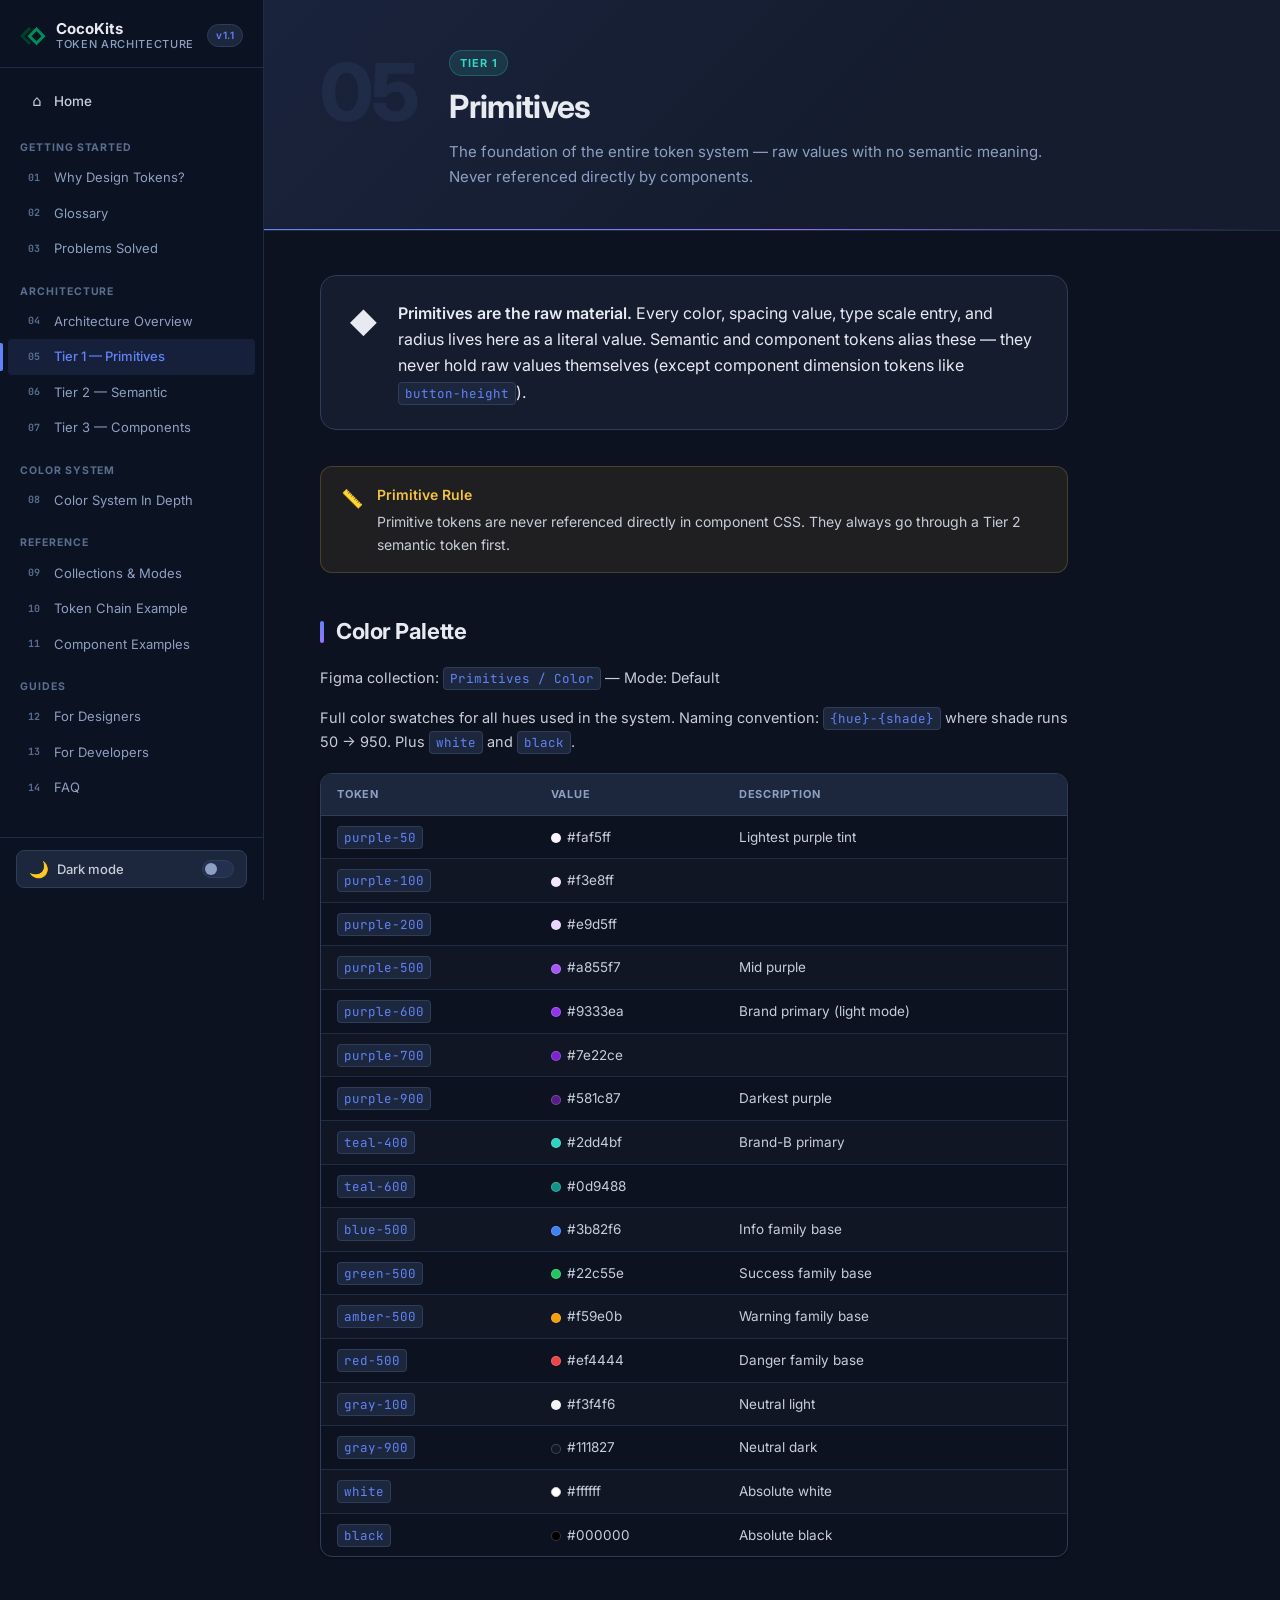
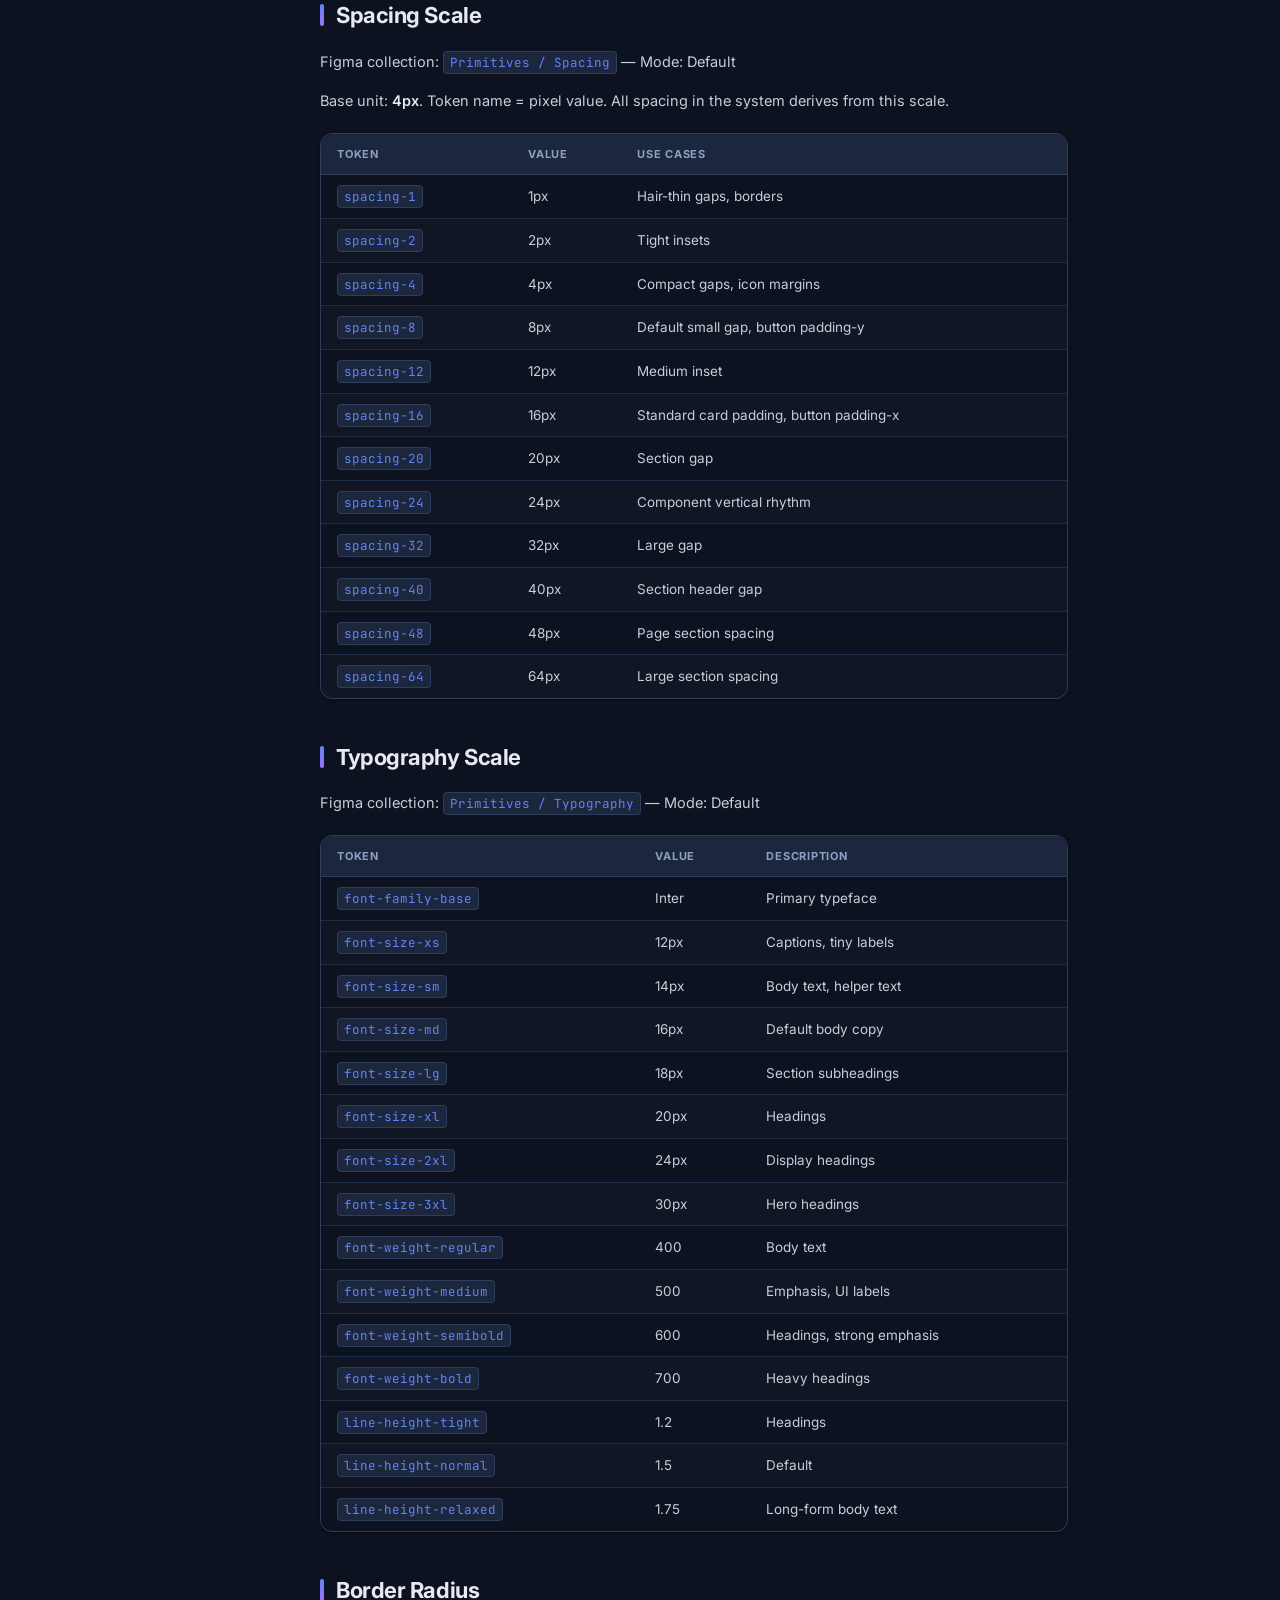
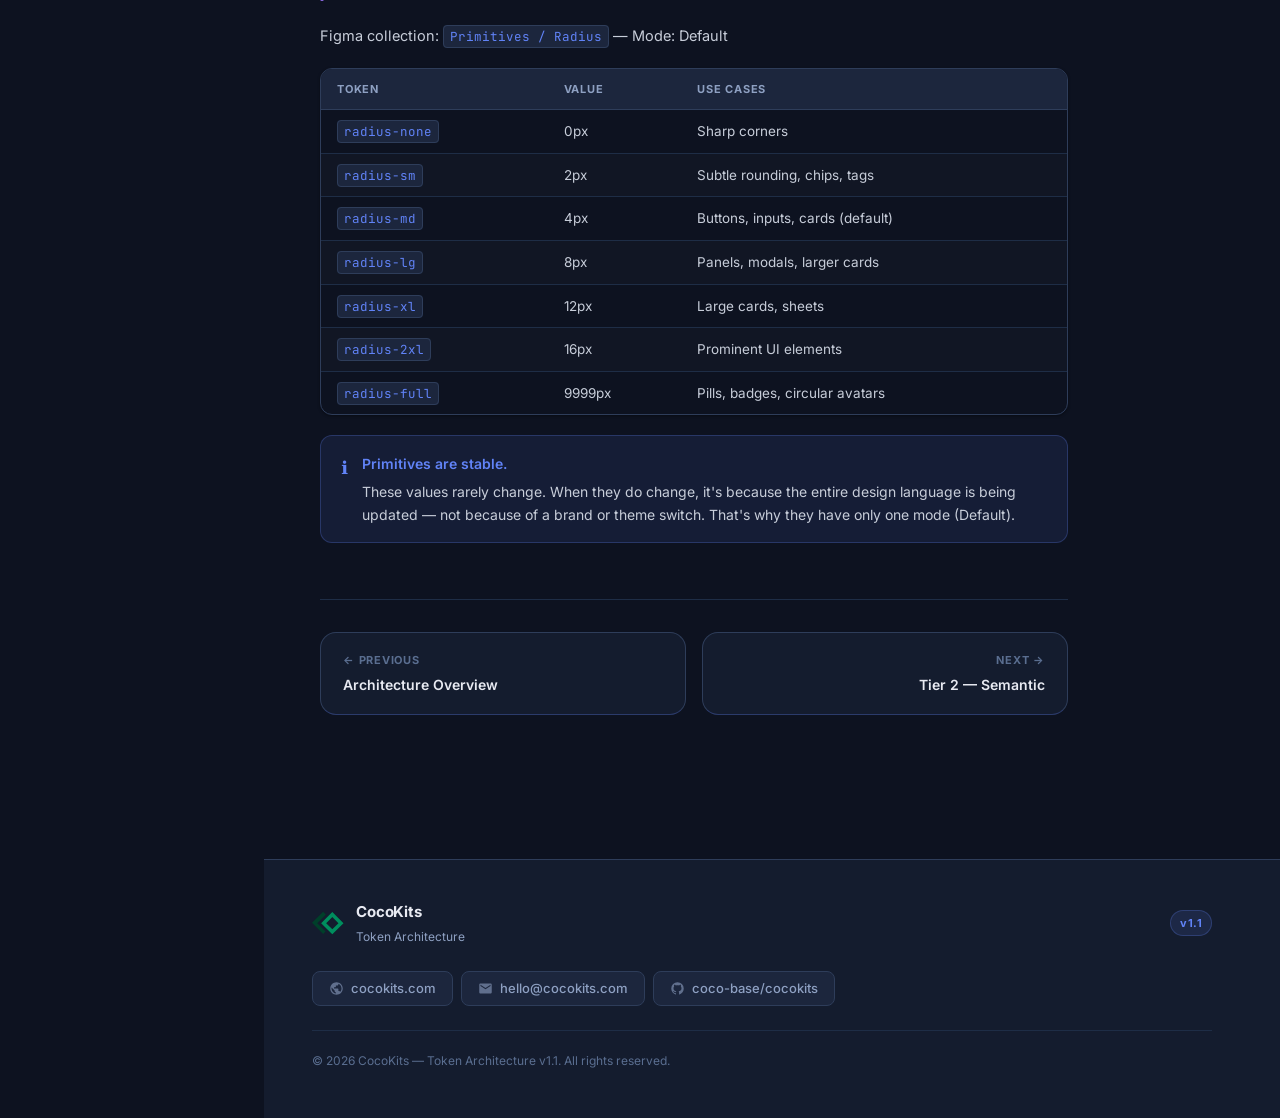
<file: pages/05-primitives.html>
<!DOCTYPE html>
<html lang="en" data-theme="dark">
<head>
  <meta charset="UTF-8">
  <meta name="viewport" content="width=device-width, initial-scale=1.0">
  <title>Tier 1 Primitives — CocoKits Token Architecture</title>

  <!-- SEO -->
  <meta name="description" content="Explore raw design primitives: complete color palette, spacing scale, typography scale, and border radius values that anchor the entire design system.">
  <meta name="keywords" content="design tokens, CocoKits, design system, CSS custom properties, Figma variables, token architecture, Angular, React, multi-brand theming, dark mode">
  <meta name="robots" content="index, follow">
  <meta name="author" content="CocoKits">

  <!-- Open Graph -->
  <meta property="og:type" content="website">
  <meta property="og:site_name" content="CocoKits Token Architecture">
  <meta property="og:title" content="Tier 1 Primitives — CocoKits Token Architecture">
  <meta property="og:description" content="Explore raw design primitives: complete color palette, spacing scale, typography scale, and border radius values that anchor the entire design system.">
  <meta property="og:url" content="https://cocokits.com/token-architecture/pages/05-primitives.html">
  <meta property="og:image" content="https://cocokits.com/token-architecture/assets/og-image.png">

  <!-- Twitter Card -->
  <meta name="twitter:card" content="summary_large_image">
  <meta name="twitter:title" content="Tier 1 Primitives — CocoKits Token Architecture">
  <meta name="twitter:description" content="Explore raw design primitives: complete color palette, spacing scale, typography scale, and border radius values that anchor the entire design system.">

  <!-- Canonical -->
  <link rel="canonical" href="https://cocokits.com/token-architecture/pages/05-primitives.html">

  <!-- Favicon -->
  <link rel="icon" type="image/svg+xml" href="../assets/favicon.svg">
  <link rel="icon" type="image/x-icon" href="../assets/favicon.ico">
  <link rel="apple-touch-icon" sizes="96x96" href="../assets/favicon-96x96.png">

  <link rel="stylesheet" href="../styles/main.css">
</head>
<body>

<div class="scroll-progress" id="scrollProgress"></div>
<div class="sidebar-overlay" id="sidebarOverlay"></div>

<div class="site-wrapper">
  <aside class="sidebar" id="sidebar">
    <a href="../index.html" class="sidebar-logo">
      <span class="logo-mark"><svg width="26" height="20" viewBox="0 0 35 26" fill="none" xmlns="http://www.w3.org/2000/svg"><path d="M15.2141 3.67723L12.184 0.647095L0 12.8311L12.184 25.0151L14.8763 22.3228L5.72245 13.1689L15.2141 3.67723Z" fill="#003F2A"/><path fill-rule="evenodd" clip-rule="evenodd" d="M22.2141 0.984932L10.0301 13.1689L22.2141 25.3529L34.3981 13.1689L22.2141 0.984932ZM22.2141 6.40385L15.4491 13.1689L22.2141 19.934L28.9792 13.1689L22.2141 6.40385Z" fill="#003F2A"/><path fill-rule="evenodd" clip-rule="evenodd" d="M22.2141 0.984932L10.0301 13.1689L22.2141 25.3529L34.3981 13.1689L22.2141 0.984932ZM22.2141 6.40385L15.4491 13.1689L22.2141 19.934L28.9792 13.1689L22.2141 6.40385Z" fill="#008D5E"/></svg></span>
      <div class="logo-text">CocoKits <span>Token Architecture</span></div>
      <span class="logo-version">v1.1</span>
    </a>
    <nav class="sidebar-nav">
      <a href="../index.html" class="nav-home"><span class="nav-icon">⌂</span><span class="nav-label">Home</span></a>
      <div class="nav-group">
        <span class="nav-group-label">Getting Started</span>
        <a href="01-why-tokens.html" class="nav-link"><span class="nav-num">01</span><span class="nav-label">Why Design Tokens?</span></a>
        <a href="02-glossary.html" class="nav-link"><span class="nav-num">02</span><span class="nav-label">Glossary</span></a>
        <a href="03-problems.html" class="nav-link"><span class="nav-num">03</span><span class="nav-label">Problems Solved</span></a>
      </div>
      <div class="nav-group">
        <span class="nav-group-label">Architecture</span>
        <a href="04-overview.html" class="nav-link"><span class="nav-num">04</span><span class="nav-label">Architecture Overview</span></a>
        <a href="05-primitives.html" class="nav-link"><span class="nav-num">05</span><span class="nav-label">Tier 1 — Primitives</span></a>
        <a href="06-semantic.html" class="nav-link"><span class="nav-num">06</span><span class="nav-label">Tier 2 — Semantic</span></a>
        <a href="07-component-tokens.html" class="nav-link"><span class="nav-num">07</span><span class="nav-label">Tier 3 — Components</span></a>
      </div>
      <div class="nav-group">
        <span class="nav-group-label">Color System</span>
        <a href="08-color-system.html" class="nav-link"><span class="nav-num">08</span><span class="nav-label">Color System In Depth</span></a>
      </div>
      <div class="nav-group">
        <span class="nav-group-label">Reference</span>
        <a href="09-collections.html" class="nav-link"><span class="nav-num">09</span><span class="nav-label">Collections &amp; Modes</span></a>
        <a href="10-token-chains.html" class="nav-link"><span class="nav-num">10</span><span class="nav-label">Token Chain Example</span></a>
        <a href="11-examples.html" class="nav-link"><span class="nav-num">11</span><span class="nav-label">Component Examples</span></a>
      </div>
      <div class="nav-group">
        <span class="nav-group-label">Guides</span>
        <a href="12-designers.html" class="nav-link"><span class="nav-num">12</span><span class="nav-label">For Designers</span></a>
        <a href="13-developers.html" class="nav-link"><span class="nav-num">13</span><span class="nav-label">For Developers</span></a>
        <a href="14-faq.html" class="nav-link"><span class="nav-num">14</span><span class="nav-label">FAQ</span></a>
      </div>
    </nav>
    <div class="sidebar-footer">
      <button class="theme-toggle" id="themeToggle">
        <span class="toggle-icon">🌙</span><span class="toggle-label">Dark mode</span>
        <span class="toggle-indicator"></span>
      </button>
    </div>
  </aside>

  <main class="main">
    <div class="page-hero">
      <div class="hero-number">05</div>
      <div class="hero-content">
        <div class="hero-badge" style="background:rgba(52,213,194,.12);border-color:rgba(52,213,194,.25);color:var(--teal)">Tier 1</div>
        <h1>Primitives</h1>
        <p class="hero-desc">The foundation of the entire token system — raw values with no semantic meaning. Never referenced directly by components.</p>
      </div>
    </div>

    <div class="content">

      <div class="section-intro">
        <div class="section-intro-icon">◆</div>
        <div>
          <strong>Primitives are the raw material.</strong> Every color, spacing value, type scale entry, and radius lives here as a literal value. Semantic and component tokens alias these — they never hold raw values themselves (except component dimension tokens like <code>button-height</code>).
        </div>
      </div>

      <div class="callout callout--rule">
        <span class="callout-icon">📏</span>
        <div class="callout-body">
          <strong>Primitive Rule</strong>
          Primitive tokens are never referenced directly in component CSS. They always go through a Tier 2 semantic token first.
        </div>
      </div>

      <h2>Color Palette</h2>
      <p>Figma collection: <code>Primitives / Color</code> — Mode: Default</p>
      <p>Full color swatches for all hues used in the system. Naming convention: <code>{hue}-{shade}</code> where shade runs 50 → 950. Plus <code>white</code> and <code>black</code>.</p>

      <div class="table-wrap">
        <table>
          <thead>
            <tr><th>Token</th><th>Value</th><th>Description</th></tr>
          </thead>
          <tbody>
            <tr><td><code>purple-50</code></td><td><span class="color-dot" style="background:#faf5ff"></span>#faf5ff</td><td>Lightest purple tint</td></tr>
            <tr><td><code>purple-100</code></td><td><span class="color-dot" style="background:#f3e8ff"></span>#f3e8ff</td><td></td></tr>
            <tr><td><code>purple-200</code></td><td><span class="color-dot" style="background:#e9d5ff"></span>#e9d5ff</td><td></td></tr>
            <tr><td><code>purple-500</code></td><td><span class="color-dot" style="background:#a855f7"></span>#a855f7</td><td>Mid purple</td></tr>
            <tr><td><code>purple-600</code></td><td><span class="color-dot" style="background:#9333ea"></span>#9333ea</td><td>Brand primary (light mode)</td></tr>
            <tr><td><code>purple-700</code></td><td><span class="color-dot" style="background:#7e22ce"></span>#7e22ce</td><td></td></tr>
            <tr><td><code>purple-900</code></td><td><span class="color-dot" style="background:#581c87"></span>#581c87</td><td>Darkest purple</td></tr>
            <tr><td><code>teal-400</code></td><td><span class="color-dot" style="background:#2dd4bf"></span>#2dd4bf</td><td>Brand-B primary</td></tr>
            <tr><td><code>teal-600</code></td><td><span class="color-dot" style="background:#0d9488"></span>#0d9488</td><td></td></tr>
            <tr><td><code>blue-500</code></td><td><span class="color-dot" style="background:#3b82f6"></span>#3b82f6</td><td>Info family base</td></tr>
            <tr><td><code>green-500</code></td><td><span class="color-dot" style="background:#22c55e"></span>#22c55e</td><td>Success family base</td></tr>
            <tr><td><code>amber-500</code></td><td><span class="color-dot" style="background:#f59e0b"></span>#f59e0b</td><td>Warning family base</td></tr>
            <tr><td><code>red-500</code></td><td><span class="color-dot" style="background:#ef4444"></span>#ef4444</td><td>Danger family base</td></tr>
            <tr><td><code>gray-100</code></td><td><span class="color-dot" style="background:#f3f4f6"></span>#f3f4f6</td><td>Neutral light</td></tr>
            <tr><td><code>gray-900</code></td><td><span class="color-dot" style="background:#111827"></span>#111827</td><td>Neutral dark</td></tr>
            <tr><td><code>white</code></td><td><span class="color-dot" style="background:#ffffff;border:1px solid #ccc"></span>#ffffff</td><td>Absolute white</td></tr>
            <tr><td><code>black</code></td><td><span class="color-dot" style="background:#000000"></span>#000000</td><td>Absolute black</td></tr>
          </tbody>
        </table>
      </div>

      <h2>Spacing Scale</h2>
      <p>Figma collection: <code>Primitives / Spacing</code> — Mode: Default</p>
      <p>Base unit: <strong>4px</strong>. Token name = pixel value. All spacing in the system derives from this scale.</p>

      <div class="table-wrap">
        <table>
          <thead>
            <tr><th>Token</th><th>Value</th><th>Use cases</th></tr>
          </thead>
          <tbody>
            <tr><td><code>spacing-1</code></td><td>1px</td><td>Hair-thin gaps, borders</td></tr>
            <tr><td><code>spacing-2</code></td><td>2px</td><td>Tight insets</td></tr>
            <tr><td><code>spacing-4</code></td><td>4px</td><td>Compact gaps, icon margins</td></tr>
            <tr><td><code>spacing-8</code></td><td>8px</td><td>Default small gap, button padding-y</td></tr>
            <tr><td><code>spacing-12</code></td><td>12px</td><td>Medium inset</td></tr>
            <tr><td><code>spacing-16</code></td><td>16px</td><td>Standard card padding, button padding-x</td></tr>
            <tr><td><code>spacing-20</code></td><td>20px</td><td>Section gap</td></tr>
            <tr><td><code>spacing-24</code></td><td>24px</td><td>Component vertical rhythm</td></tr>
            <tr><td><code>spacing-32</code></td><td>32px</td><td>Large gap</td></tr>
            <tr><td><code>spacing-40</code></td><td>40px</td><td>Section header gap</td></tr>
            <tr><td><code>spacing-48</code></td><td>48px</td><td>Page section spacing</td></tr>
            <tr><td><code>spacing-64</code></td><td>64px</td><td>Large section spacing</td></tr>
          </tbody>
        </table>
      </div>

      <h2>Typography Scale</h2>
      <p>Figma collection: <code>Primitives / Typography</code> — Mode: Default</p>

      <div class="table-wrap">
        <table>
          <thead>
            <tr><th>Token</th><th>Value</th><th>Description</th></tr>
          </thead>
          <tbody>
            <tr><td><code>font-family-base</code></td><td>Inter</td><td>Primary typeface</td></tr>
            <tr><td><code>font-size-xs</code></td><td>12px</td><td>Captions, tiny labels</td></tr>
            <tr><td><code>font-size-sm</code></td><td>14px</td><td>Body text, helper text</td></tr>
            <tr><td><code>font-size-md</code></td><td>16px</td><td>Default body copy</td></tr>
            <tr><td><code>font-size-lg</code></td><td>18px</td><td>Section subheadings</td></tr>
            <tr><td><code>font-size-xl</code></td><td>20px</td><td>Headings</td></tr>
            <tr><td><code>font-size-2xl</code></td><td>24px</td><td>Display headings</td></tr>
            <tr><td><code>font-size-3xl</code></td><td>30px</td><td>Hero headings</td></tr>
            <tr><td><code>font-weight-regular</code></td><td>400</td><td>Body text</td></tr>
            <tr><td><code>font-weight-medium</code></td><td>500</td><td>Emphasis, UI labels</td></tr>
            <tr><td><code>font-weight-semibold</code></td><td>600</td><td>Headings, strong emphasis</td></tr>
            <tr><td><code>font-weight-bold</code></td><td>700</td><td>Heavy headings</td></tr>
            <tr><td><code>line-height-tight</code></td><td>1.2</td><td>Headings</td></tr>
            <tr><td><code>line-height-normal</code></td><td>1.5</td><td>Default</td></tr>
            <tr><td><code>line-height-relaxed</code></td><td>1.75</td><td>Long-form body text</td></tr>
          </tbody>
        </table>
      </div>

      <h2>Border Radius</h2>
      <p>Figma collection: <code>Primitives / Radius</code> — Mode: Default</p>

      <div class="table-wrap">
        <table>
          <thead>
            <tr><th>Token</th><th>Value</th><th>Use cases</th></tr>
          </thead>
          <tbody>
            <tr><td><code>radius-none</code></td><td>0px</td><td>Sharp corners</td></tr>
            <tr><td><code>radius-sm</code></td><td>2px</td><td>Subtle rounding, chips, tags</td></tr>
            <tr><td><code>radius-md</code></td><td>4px</td><td>Buttons, inputs, cards (default)</td></tr>
            <tr><td><code>radius-lg</code></td><td>8px</td><td>Panels, modals, larger cards</td></tr>
            <tr><td><code>radius-xl</code></td><td>12px</td><td>Large cards, sheets</td></tr>
            <tr><td><code>radius-2xl</code></td><td>16px</td><td>Prominent UI elements</td></tr>
            <tr><td><code>radius-full</code></td><td>9999px</td><td>Pills, badges, circular avatars</td></tr>
          </tbody>
        </table>
      </div>

      <div class="callout callout--info">
        <span class="callout-icon">ℹ️</span>
        <div class="callout-body">
          <strong>Primitives are stable.</strong> These values rarely change. When they do change, it's because the entire design language is being updated — not because of a brand or theme switch. That's why they have only one mode (Default).
        </div>
      </div>

      <div class="page-nav">
        <a href="04-overview.html" class="page-nav-link page-nav-link--prev">
          <span class="page-nav-direction">← Previous</span>
          <span class="page-nav-label">Architecture Overview</span>
        </a>
        <a href="06-semantic.html" class="page-nav-link page-nav-link--next">
          <span class="page-nav-direction">Next →</span>
          <span class="page-nav-label">Tier 2 — Semantic</span>
        </a>
      </div>
    </div>
    <footer class="site-footer">
      <div class="footer-inner">
        <div class="footer-brand">
          <span class="footer-logo-mark"><svg width="32" height="24" viewBox="0 0 35 26" fill="none" xmlns="http://www.w3.org/2000/svg"><path d="M15.2141 3.67723L12.184 0.647095L0 12.8311L12.184 25.0151L14.8763 22.3228L5.72245 13.1689L15.2141 3.67723Z" fill="#003F2A"/><path fill-rule="evenodd" clip-rule="evenodd" d="M22.2141 0.984932L10.0301 13.1689L22.2141 25.3529L34.3981 13.1689L22.2141 0.984932ZM22.2141 6.40385L15.4491 13.1689L22.2141 19.934L28.9792 13.1689L22.2141 6.40385Z" fill="#003F2A"/><path fill-rule="evenodd" clip-rule="evenodd" d="M22.2141 0.984932L10.0301 13.1689L22.2141 25.3529L34.3981 13.1689L22.2141 0.984932ZM22.2141 6.40385L15.4491 13.1689L22.2141 19.934L28.9792 13.1689L22.2141 6.40385Z" fill="#008D5E"/></svg></span>
          <div class="footer-brand-text">
            <span class="footer-brand-name">CocoKits</span>
            <span class="footer-tagline">Token Architecture</span>
          </div>
          <span class="footer-version">v1.1</span>
        </div>
        <nav class="footer-links">
          <a href="https://cocokits.com" class="footer-link" target="_blank" rel="noopener">
            <svg class="footer-link-icon" width="15" height="15" viewBox="0 0 24 24" fill="currentColor"><path d="M12 2C6.48 2 2 6.48 2 12s4.48 10 10 10 10-4.48 10-10S17.52 2 12 2zm-1 17.93c-3.95-.49-7-3.85-7-7.93 0-.62.08-1.21.21-1.79L9 15v1c0 1.1.9 2 2 2v1.93zm6.9-2.54c-.26-.81-1-1.39-1.9-1.39h-1v-3c0-.55-.45-1-1-1H8v-2h2c.55 0 1-.45 1-1V7h2c1.1 0 2-.9 2-2v-.41c2.93 1.19 5 4.06 5 7.41 0 2.08-.8 3.97-2.1 5.39z"/></svg>
            <span>cocokits.com</span>
          </a>
          <a href="mailto:hello@cocokits.com" class="footer-link">
            <svg class="footer-link-icon" width="15" height="15" viewBox="0 0 24 24" fill="currentColor"><path d="M20 4H4c-1.1 0-2 .9-2 2v12c0 1.1.9 2 2 2h16c1.1 0 2-.9 2-2V6c0-1.1-.9-2-2-2zm0 4l-8 5-8-5V6l8 5 8-5v2z"/></svg>
            <span>hello@cocokits.com</span>
          </a>
          <a href="https://github.com/coco-base/cocokits" class="footer-link" target="_blank" rel="noopener">
            <svg class="footer-link-icon" width="15" height="15" viewBox="0 0 24 24" fill="currentColor"><path d="M12 2A10 10 0 0 0 2 12c0 4.42 2.87 8.17 6.84 9.5.5.08.66-.23.66-.5v-1.69c-2.77.6-3.36-1.34-3.36-1.34-.46-1.16-1.11-1.47-1.11-1.47-.91-.62.07-.6.07-.6 1 .07 1.53 1.03 1.53 1.03.87 1.52 2.34 1.07 2.91.83.09-.65.35-1.09.63-1.34-2.22-.25-4.55-1.11-4.55-4.92 0-1.11.38-2 1.03-2.71-.1-.25-.45-1.29.1-2.64 0 0 .84-.27 2.75 1.02.79-.22 1.65-.33 2.5-.33.85 0 1.71.11 2.5.33 1.91-1.29 2.75-1.02 2.75-1.02.55 1.35.2 2.39.1 2.64.65.71 1.03 1.6 1.03 2.71 0 3.82-2.34 4.66-4.57 4.91.36.31.69.92.69 1.85V21c0 .27.16.59.67.5C19.14 20.16 22 16.42 22 12A10 10 0 0 0 12 2z"/></svg>
            <span>coco-base/cocokits</span>
          </a>
        </nav>
        <p class="footer-copy">&copy; 2026 CocoKits &mdash; Token Architecture v1.1. All rights reserved.</p>
      </div>
    </footer>
  </main>
</div>

<button class="sidebar-toggle" id="sidebarToggle">☰</button>
<script src="../js/main.js"></script>
</body>
</html>
</file>
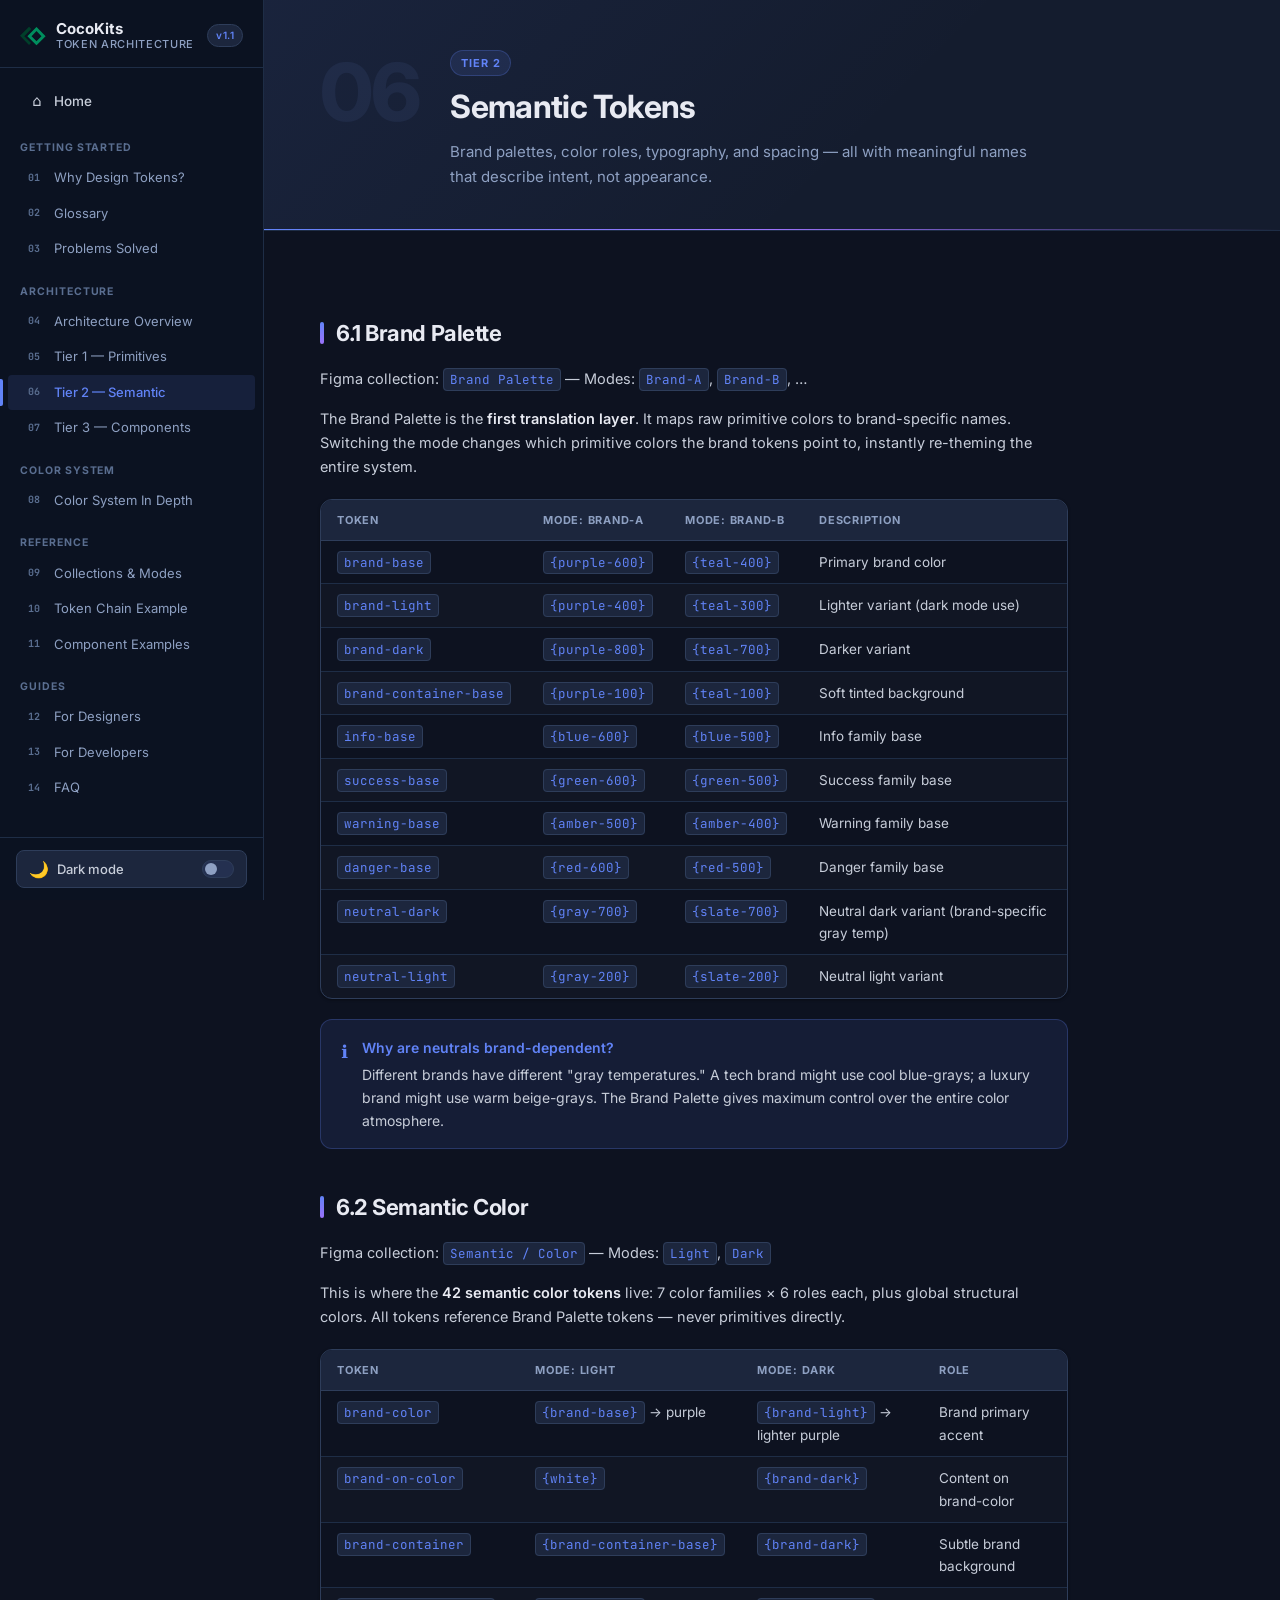
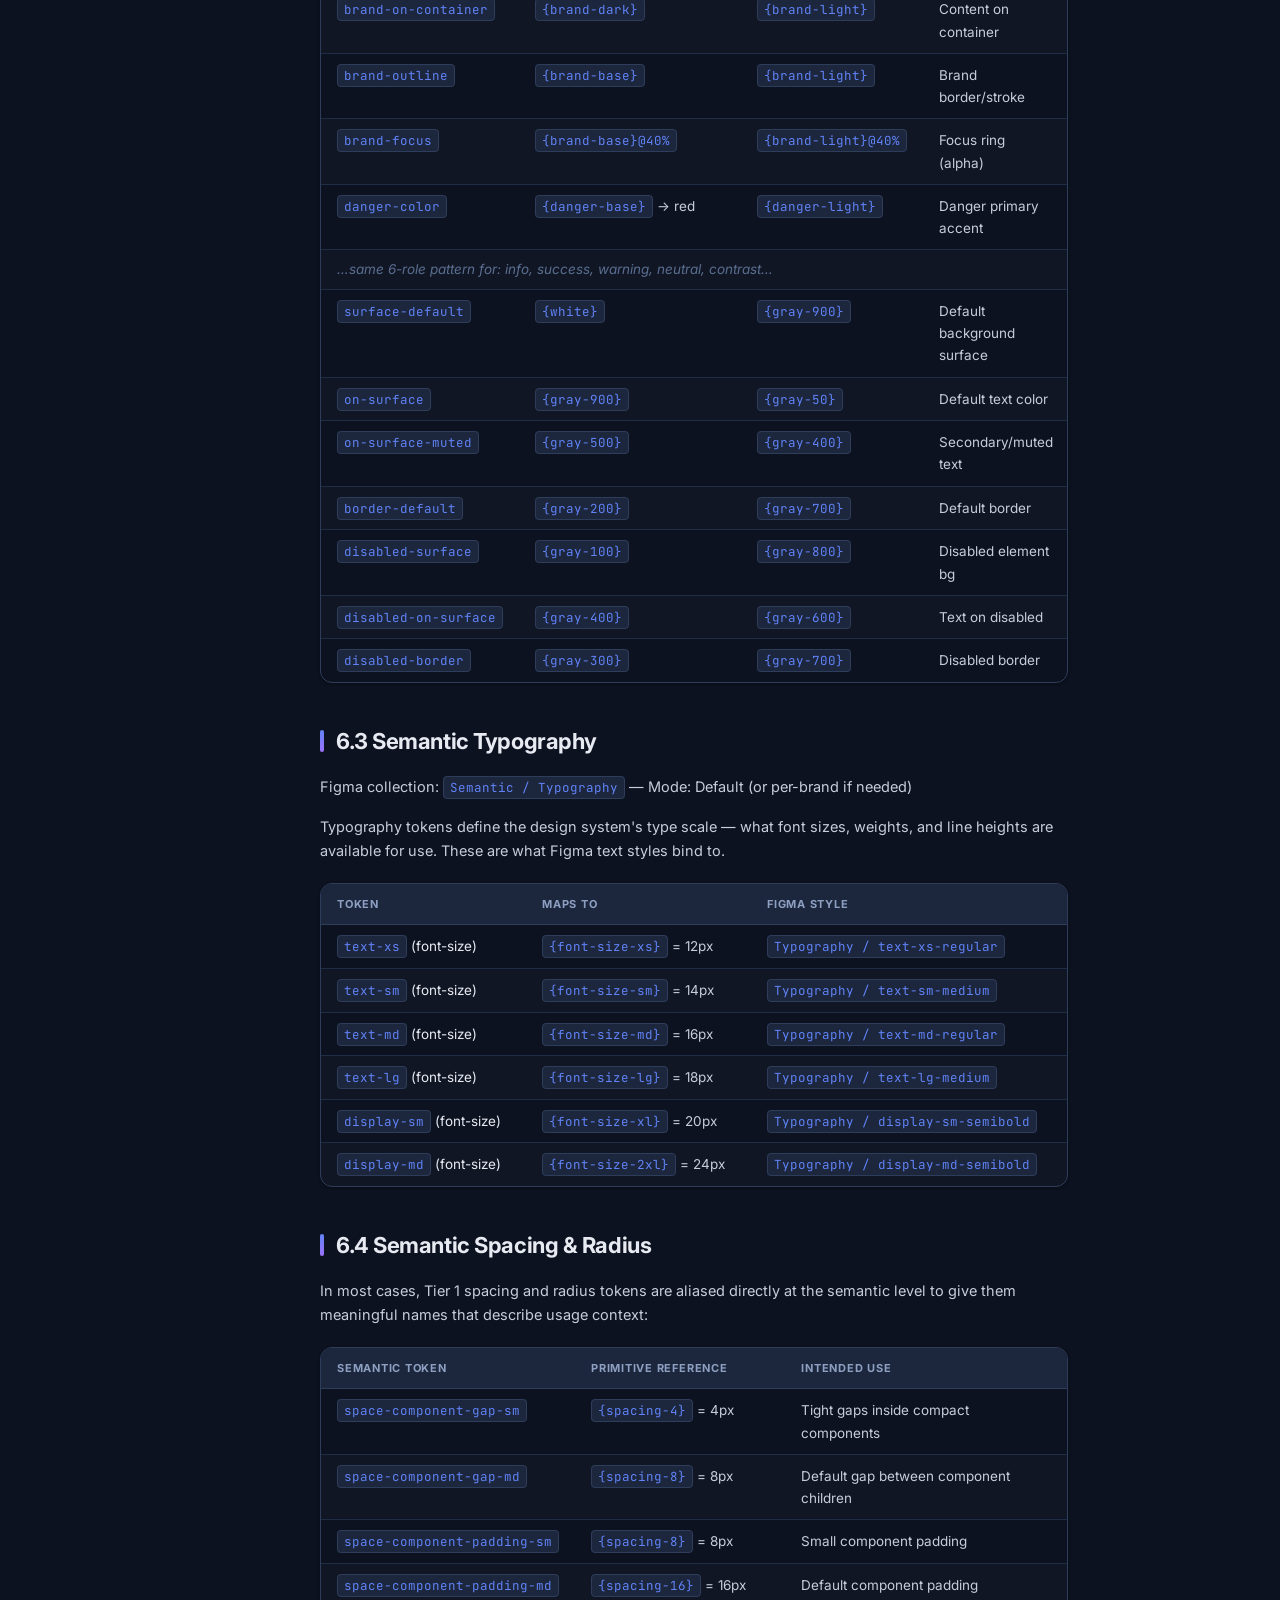
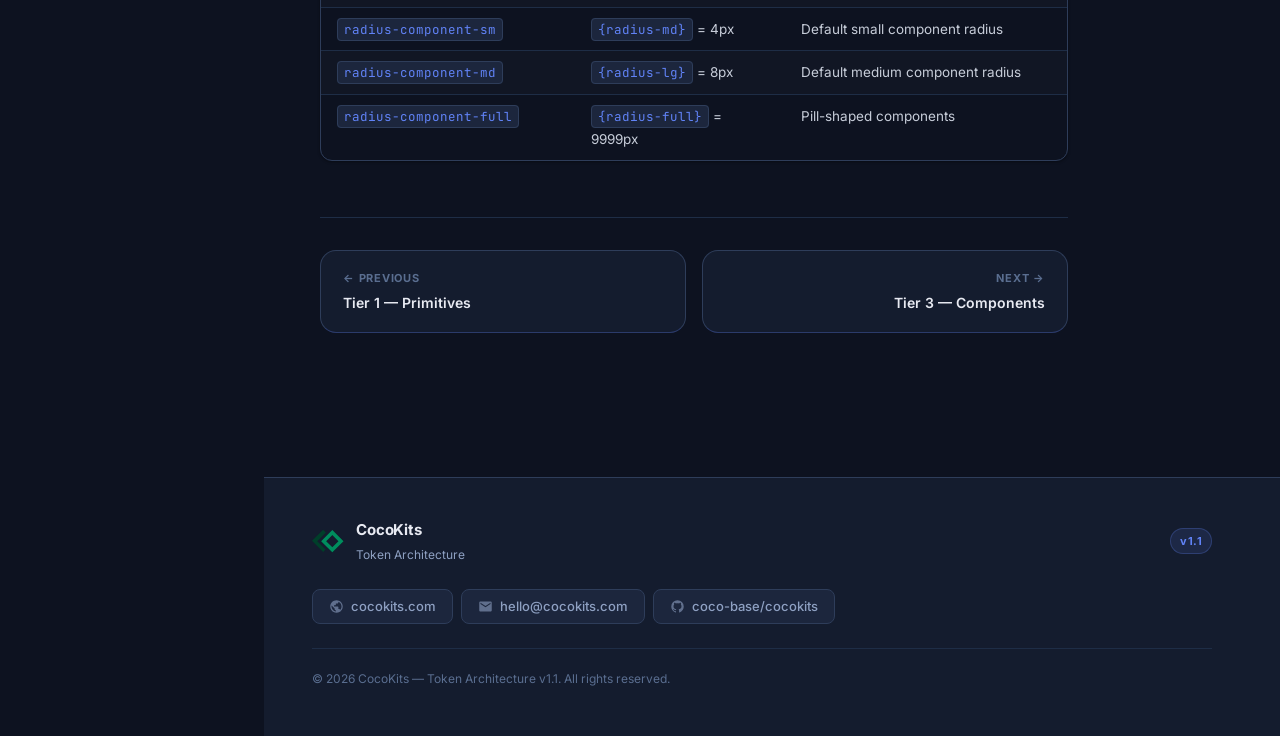
<file: pages/06-semantic.html>
<!DOCTYPE html>
<html lang="en" data-theme="dark">
<head>
  <meta charset="UTF-8">
  <meta name="viewport" content="width=device-width, initial-scale=1.0">
  <title>Tier 2 Semantic Tokens — CocoKits Token Architecture</title>

  <!-- SEO -->
  <meta name="description" content="Learn about semantic tokens: brand palettes supporting multiple brands, semantic color roles, typography tokens, and spacing abstractions that give primitives meaning.">
  <meta name="keywords" content="design tokens, CocoKits, design system, CSS custom properties, Figma variables, token architecture, Angular, React, multi-brand theming, dark mode">
  <meta name="robots" content="index, follow">
  <meta name="author" content="CocoKits">

  <!-- Open Graph -->
  <meta property="og:type" content="website">
  <meta property="og:site_name" content="CocoKits Token Architecture">
  <meta property="og:title" content="Tier 2 Semantic Tokens — CocoKits Token Architecture">
  <meta property="og:description" content="Learn about semantic tokens: brand palettes supporting multiple brands, semantic color roles, typography tokens, and spacing abstractions that give primitives meaning.">
  <meta property="og:url" content="https://cocokits.com/token-architecture/pages/06-semantic.html">
  <meta property="og:image" content="https://cocokits.com/token-architecture/assets/og-image.png">

  <!-- Twitter Card -->
  <meta name="twitter:card" content="summary_large_image">
  <meta name="twitter:title" content="Tier 2 Semantic Tokens — CocoKits Token Architecture">
  <meta name="twitter:description" content="Learn about semantic tokens: brand palettes supporting multiple brands, semantic color roles, typography tokens, and spacing abstractions that give primitives meaning.">

  <!-- Canonical -->
  <link rel="canonical" href="https://cocokits.com/token-architecture/pages/06-semantic.html">

  <!-- Favicon -->
  <link rel="icon" type="image/svg+xml" href="../assets/favicon.svg">
  <link rel="icon" type="image/x-icon" href="../assets/favicon.ico">
  <link rel="apple-touch-icon" sizes="96x96" href="../assets/favicon-96x96.png">

  <link rel="stylesheet" href="../styles/main.css">
</head>
<body>

<div class="scroll-progress" id="scrollProgress"></div>
<div class="sidebar-overlay" id="sidebarOverlay"></div>

<div class="site-wrapper">
  <aside class="sidebar" id="sidebar">
    <a href="../index.html" class="sidebar-logo">
      <span class="logo-mark"><svg width="26" height="20" viewBox="0 0 35 26" fill="none" xmlns="http://www.w3.org/2000/svg"><path d="M15.2141 3.67723L12.184 0.647095L0 12.8311L12.184 25.0151L14.8763 22.3228L5.72245 13.1689L15.2141 3.67723Z" fill="#003F2A"/><path fill-rule="evenodd" clip-rule="evenodd" d="M22.2141 0.984932L10.0301 13.1689L22.2141 25.3529L34.3981 13.1689L22.2141 0.984932ZM22.2141 6.40385L15.4491 13.1689L22.2141 19.934L28.9792 13.1689L22.2141 6.40385Z" fill="#003F2A"/><path fill-rule="evenodd" clip-rule="evenodd" d="M22.2141 0.984932L10.0301 13.1689L22.2141 25.3529L34.3981 13.1689L22.2141 0.984932ZM22.2141 6.40385L15.4491 13.1689L22.2141 19.934L28.9792 13.1689L22.2141 6.40385Z" fill="#008D5E"/></svg></span>
      <div class="logo-text">CocoKits <span>Token Architecture</span></div>
      <span class="logo-version">v1.1</span>
    </a>
    <nav class="sidebar-nav">
      <a href="../index.html" class="nav-home"><span class="nav-icon">⌂</span><span class="nav-label">Home</span></a>
      <div class="nav-group">
        <span class="nav-group-label">Getting Started</span>
        <a href="01-why-tokens.html" class="nav-link"><span class="nav-num">01</span><span class="nav-label">Why Design Tokens?</span></a>
        <a href="02-glossary.html" class="nav-link"><span class="nav-num">02</span><span class="nav-label">Glossary</span></a>
        <a href="03-problems.html" class="nav-link"><span class="nav-num">03</span><span class="nav-label">Problems Solved</span></a>
      </div>
      <div class="nav-group">
        <span class="nav-group-label">Architecture</span>
        <a href="04-overview.html" class="nav-link"><span class="nav-num">04</span><span class="nav-label">Architecture Overview</span></a>
        <a href="05-primitives.html" class="nav-link"><span class="nav-num">05</span><span class="nav-label">Tier 1 — Primitives</span></a>
        <a href="06-semantic.html" class="nav-link"><span class="nav-num">06</span><span class="nav-label">Tier 2 — Semantic</span></a>
        <a href="07-component-tokens.html" class="nav-link"><span class="nav-num">07</span><span class="nav-label">Tier 3 — Components</span></a>
      </div>
      <div class="nav-group">
        <span class="nav-group-label">Color System</span>
        <a href="08-color-system.html" class="nav-link"><span class="nav-num">08</span><span class="nav-label">Color System In Depth</span></a>
      </div>
      <div class="nav-group">
        <span class="nav-group-label">Reference</span>
        <a href="09-collections.html" class="nav-link"><span class="nav-num">09</span><span class="nav-label">Collections &amp; Modes</span></a>
        <a href="10-token-chains.html" class="nav-link"><span class="nav-num">10</span><span class="nav-label">Token Chain Example</span></a>
        <a href="11-examples.html" class="nav-link"><span class="nav-num">11</span><span class="nav-label">Component Examples</span></a>
      </div>
      <div class="nav-group">
        <span class="nav-group-label">Guides</span>
        <a href="12-designers.html" class="nav-link"><span class="nav-num">12</span><span class="nav-label">For Designers</span></a>
        <a href="13-developers.html" class="nav-link"><span class="nav-num">13</span><span class="nav-label">For Developers</span></a>
        <a href="14-faq.html" class="nav-link"><span class="nav-num">14</span><span class="nav-label">FAQ</span></a>
      </div>
    </nav>
    <div class="sidebar-footer">
      <button class="theme-toggle" id="themeToggle">
        <span class="toggle-icon">🌙</span><span class="toggle-label">Dark mode</span>
        <span class="toggle-indicator"></span>
      </button>
    </div>
  </aside>

  <main class="main">
    <div class="page-hero">
      <div class="hero-number">06</div>
      <div class="hero-content">
        <div class="hero-badge" style="background:rgba(97,131,247,.12);border-color:rgba(97,131,247,.25);color:var(--accent)">Tier 2</div>
        <h1>Semantic Tokens</h1>
        <p class="hero-desc">Brand palettes, color roles, typography, and spacing — all with meaningful names that describe intent, not appearance.</p>
      </div>
    </div>

    <div class="content">

      <h2>6.1 Brand Palette</h2>
      <p>Figma collection: <code>Brand Palette</code> — Modes: <code>Brand-A</code>, <code>Brand-B</code>, …</p>
      <p>The Brand Palette is the <strong>first translation layer</strong>. It maps raw primitive colors to brand-specific names. Switching the mode changes which primitive colors the brand tokens point to, instantly re-theming the entire system.</p>

      <div class="table-wrap">
        <table>
          <thead>
            <tr><th>Token</th><th>Mode: Brand-A</th><th>Mode: Brand-B</th><th>Description</th></tr>
          </thead>
          <tbody>
            <tr><td><code>brand-base</code></td><td><code>{purple-600}</code></td><td><code>{teal-400}</code></td><td>Primary brand color</td></tr>
            <tr><td><code>brand-light</code></td><td><code>{purple-400}</code></td><td><code>{teal-300}</code></td><td>Lighter variant (dark mode use)</td></tr>
            <tr><td><code>brand-dark</code></td><td><code>{purple-800}</code></td><td><code>{teal-700}</code></td><td>Darker variant</td></tr>
            <tr><td><code>brand-container-base</code></td><td><code>{purple-100}</code></td><td><code>{teal-100}</code></td><td>Soft tinted background</td></tr>
            <tr><td><code>info-base</code></td><td><code>{blue-600}</code></td><td><code>{blue-500}</code></td><td>Info family base</td></tr>
            <tr><td><code>success-base</code></td><td><code>{green-600}</code></td><td><code>{green-500}</code></td><td>Success family base</td></tr>
            <tr><td><code>warning-base</code></td><td><code>{amber-500}</code></td><td><code>{amber-400}</code></td><td>Warning family base</td></tr>
            <tr><td><code>danger-base</code></td><td><code>{red-600}</code></td><td><code>{red-500}</code></td><td>Danger family base</td></tr>
            <tr><td><code>neutral-dark</code></td><td><code>{gray-700}</code></td><td><code>{slate-700}</code></td><td>Neutral dark variant (brand-specific gray temp)</td></tr>
            <tr><td><code>neutral-light</code></td><td><code>{gray-200}</code></td><td><code>{slate-200}</code></td><td>Neutral light variant</td></tr>
          </tbody>
        </table>
      </div>

      <div class="callout callout--info">
        <span class="callout-icon">ℹ️</span>
        <div class="callout-body">
          <strong>Why are neutrals brand-dependent?</strong> Different brands have different "gray temperatures." A tech brand might use cool blue-grays; a luxury brand might use warm beige-grays. The Brand Palette gives maximum control over the entire color atmosphere.
        </div>
      </div>

      <h2>6.2 Semantic Color</h2>
      <p>Figma collection: <code>Semantic / Color</code> — Modes: <code>Light</code>, <code>Dark</code></p>
      <p>This is where the <strong>42 semantic color tokens</strong> live: 7 color families × 6 roles each, plus global structural colors. All tokens reference Brand Palette tokens — never primitives directly.</p>

      <div class="table-wrap">
        <table>
          <thead>
            <tr><th>Token</th><th>Mode: Light</th><th>Mode: Dark</th><th>Role</th></tr>
          </thead>
          <tbody>
            <tr><td><code>brand-color</code></td><td><code>{brand-base}</code> → purple</td><td><code>{brand-light}</code> → lighter purple</td><td>Brand primary accent</td></tr>
            <tr><td><code>brand-on-color</code></td><td><code>{white}</code></td><td><code>{brand-dark}</code></td><td>Content on brand-color</td></tr>
            <tr><td><code>brand-container</code></td><td><code>{brand-container-base}</code></td><td><code>{brand-dark}</code></td><td>Subtle brand background</td></tr>
            <tr><td><code>brand-on-container</code></td><td><code>{brand-dark}</code></td><td><code>{brand-light}</code></td><td>Content on container</td></tr>
            <tr><td><code>brand-outline</code></td><td><code>{brand-base}</code></td><td><code>{brand-light}</code></td><td>Brand border/stroke</td></tr>
            <tr><td><code>brand-focus</code></td><td><code>{brand-base}@40%</code></td><td><code>{brand-light}@40%</code></td><td>Focus ring (alpha)</td></tr>
            <tr><td><code>danger-color</code></td><td><code>{danger-base}</code> → red</td><td><code>{danger-light}</code></td><td>Danger primary accent</td></tr>
            <tr><td colspan="4" style="color:var(--text-faint);font-style:italic;padding:8px 16px">…same 6-role pattern for: info, success, warning, neutral, contrast…</td></tr>
            <tr><td><code>surface-default</code></td><td><code>{white}</code></td><td><code>{gray-900}</code></td><td>Default background surface</td></tr>
            <tr><td><code>on-surface</code></td><td><code>{gray-900}</code></td><td><code>{gray-50}</code></td><td>Default text color</td></tr>
            <tr><td><code>on-surface-muted</code></td><td><code>{gray-500}</code></td><td><code>{gray-400}</code></td><td>Secondary/muted text</td></tr>
            <tr><td><code>border-default</code></td><td><code>{gray-200}</code></td><td><code>{gray-700}</code></td><td>Default border</td></tr>
            <tr><td><code>disabled-surface</code></td><td><code>{gray-100}</code></td><td><code>{gray-800}</code></td><td>Disabled element bg</td></tr>
            <tr><td><code>disabled-on-surface</code></td><td><code>{gray-400}</code></td><td><code>{gray-600}</code></td><td>Text on disabled</td></tr>
            <tr><td><code>disabled-border</code></td><td><code>{gray-300}</code></td><td><code>{gray-700}</code></td><td>Disabled border</td></tr>
          </tbody>
        </table>
      </div>

      <h2>6.3 Semantic Typography</h2>
      <p>Figma collection: <code>Semantic / Typography</code> — Mode: Default (or per-brand if needed)</p>
      <p>Typography tokens define the design system's type scale — what font sizes, weights, and line heights are available for use. These are what Figma text styles bind to.</p>

      <div class="table-wrap">
        <table>
          <thead>
            <tr><th>Token</th><th>Maps To</th><th>Figma Style</th></tr>
          </thead>
          <tbody>
            <tr><td><code>text-xs</code> (font-size)</td><td><code>{font-size-xs}</code> = 12px</td><td><code>Typography / text-xs-regular</code></td></tr>
            <tr><td><code>text-sm</code> (font-size)</td><td><code>{font-size-sm}</code> = 14px</td><td><code>Typography / text-sm-medium</code></td></tr>
            <tr><td><code>text-md</code> (font-size)</td><td><code>{font-size-md}</code> = 16px</td><td><code>Typography / text-md-regular</code></td></tr>
            <tr><td><code>text-lg</code> (font-size)</td><td><code>{font-size-lg}</code> = 18px</td><td><code>Typography / text-lg-medium</code></td></tr>
            <tr><td><code>display-sm</code> (font-size)</td><td><code>{font-size-xl}</code> = 20px</td><td><code>Typography / display-sm-semibold</code></td></tr>
            <tr><td><code>display-md</code> (font-size)</td><td><code>{font-size-2xl}</code> = 24px</td><td><code>Typography / display-md-semibold</code></td></tr>
          </tbody>
        </table>
      </div>

      <h2>6.4 Semantic Spacing &amp; Radius</h2>
      <p>In most cases, Tier 1 spacing and radius tokens are aliased directly at the semantic level to give them meaningful names that describe usage context:</p>

      <div class="table-wrap">
        <table>
          <thead>
            <tr><th>Semantic Token</th><th>Primitive Reference</th><th>Intended Use</th></tr>
          </thead>
          <tbody>
            <tr><td><code>space-component-gap-sm</code></td><td><code>{spacing-4}</code> = 4px</td><td>Tight gaps inside compact components</td></tr>
            <tr><td><code>space-component-gap-md</code></td><td><code>{spacing-8}</code> = 8px</td><td>Default gap between component children</td></tr>
            <tr><td><code>space-component-padding-sm</code></td><td><code>{spacing-8}</code> = 8px</td><td>Small component padding</td></tr>
            <tr><td><code>space-component-padding-md</code></td><td><code>{spacing-16}</code> = 16px</td><td>Default component padding</td></tr>
            <tr><td><code>radius-component-sm</code></td><td><code>{radius-md}</code> = 4px</td><td>Default small component radius</td></tr>
            <tr><td><code>radius-component-md</code></td><td><code>{radius-lg}</code> = 8px</td><td>Default medium component radius</td></tr>
            <tr><td><code>radius-component-full</code></td><td><code>{radius-full}</code> = 9999px</td><td>Pill-shaped components</td></tr>
          </tbody>
        </table>
      </div>

      <div class="page-nav">
        <a href="05-primitives.html" class="page-nav-link page-nav-link--prev">
          <span class="page-nav-direction">← Previous</span>
          <span class="page-nav-label">Tier 1 — Primitives</span>
        </a>
        <a href="07-component-tokens.html" class="page-nav-link page-nav-link--next">
          <span class="page-nav-direction">Next →</span>
          <span class="page-nav-label">Tier 3 — Components</span>
        </a>
      </div>
    </div>
    <footer class="site-footer">
      <div class="footer-inner">
        <div class="footer-brand">
          <span class="footer-logo-mark"><svg width="32" height="24" viewBox="0 0 35 26" fill="none" xmlns="http://www.w3.org/2000/svg"><path d="M15.2141 3.67723L12.184 0.647095L0 12.8311L12.184 25.0151L14.8763 22.3228L5.72245 13.1689L15.2141 3.67723Z" fill="#003F2A"/><path fill-rule="evenodd" clip-rule="evenodd" d="M22.2141 0.984932L10.0301 13.1689L22.2141 25.3529L34.3981 13.1689L22.2141 0.984932ZM22.2141 6.40385L15.4491 13.1689L22.2141 19.934L28.9792 13.1689L22.2141 6.40385Z" fill="#003F2A"/><path fill-rule="evenodd" clip-rule="evenodd" d="M22.2141 0.984932L10.0301 13.1689L22.2141 25.3529L34.3981 13.1689L22.2141 0.984932ZM22.2141 6.40385L15.4491 13.1689L22.2141 19.934L28.9792 13.1689L22.2141 6.40385Z" fill="#008D5E"/></svg></span>
          <div class="footer-brand-text">
            <span class="footer-brand-name">CocoKits</span>
            <span class="footer-tagline">Token Architecture</span>
          </div>
          <span class="footer-version">v1.1</span>
        </div>
        <nav class="footer-links">
          <a href="https://cocokits.com" class="footer-link" target="_blank" rel="noopener">
            <svg class="footer-link-icon" width="15" height="15" viewBox="0 0 24 24" fill="currentColor"><path d="M12 2C6.48 2 2 6.48 2 12s4.48 10 10 10 10-4.48 10-10S17.52 2 12 2zm-1 17.93c-3.95-.49-7-3.85-7-7.93 0-.62.08-1.21.21-1.79L9 15v1c0 1.1.9 2 2 2v1.93zm6.9-2.54c-.26-.81-1-1.39-1.9-1.39h-1v-3c0-.55-.45-1-1-1H8v-2h2c.55 0 1-.45 1-1V7h2c1.1 0 2-.9 2-2v-.41c2.93 1.19 5 4.06 5 7.41 0 2.08-.8 3.97-2.1 5.39z"/></svg>
            <span>cocokits.com</span>
          </a>
          <a href="mailto:hello@cocokits.com" class="footer-link">
            <svg class="footer-link-icon" width="15" height="15" viewBox="0 0 24 24" fill="currentColor"><path d="M20 4H4c-1.1 0-2 .9-2 2v12c0 1.1.9 2 2 2h16c1.1 0 2-.9 2-2V6c0-1.1-.9-2-2-2zm0 4l-8 5-8-5V6l8 5 8-5v2z"/></svg>
            <span>hello@cocokits.com</span>
          </a>
          <a href="https://github.com/coco-base/cocokits" class="footer-link" target="_blank" rel="noopener">
            <svg class="footer-link-icon" width="15" height="15" viewBox="0 0 24 24" fill="currentColor"><path d="M12 2A10 10 0 0 0 2 12c0 4.42 2.87 8.17 6.84 9.5.5.08.66-.23.66-.5v-1.69c-2.77.6-3.36-1.34-3.36-1.34-.46-1.16-1.11-1.47-1.11-1.47-.91-.62.07-.6.07-.6 1 .07 1.53 1.03 1.53 1.03.87 1.52 2.34 1.07 2.91.83.09-.65.35-1.09.63-1.34-2.22-.25-4.55-1.11-4.55-4.92 0-1.11.38-2 1.03-2.71-.1-.25-.45-1.29.1-2.64 0 0 .84-.27 2.75 1.02.79-.22 1.65-.33 2.5-.33.85 0 1.71.11 2.5.33 1.91-1.29 2.75-1.02 2.75-1.02.55 1.35.2 2.39.1 2.64.65.71 1.03 1.6 1.03 2.71 0 3.82-2.34 4.66-4.57 4.91.36.31.69.92.69 1.85V21c0 .27.16.59.67.5C19.14 20.16 22 16.42 22 12A10 10 0 0 0 12 2z"/></svg>
            <span>coco-base/cocokits</span>
          </a>
        </nav>
        <p class="footer-copy">&copy; 2026 CocoKits &mdash; Token Architecture v1.1. All rights reserved.</p>
      </div>
    </footer>
  </main>
</div>

<button class="sidebar-toggle" id="sidebarToggle">☰</button>
<script src="../js/main.js"></script>
</body>
</html>
</file>
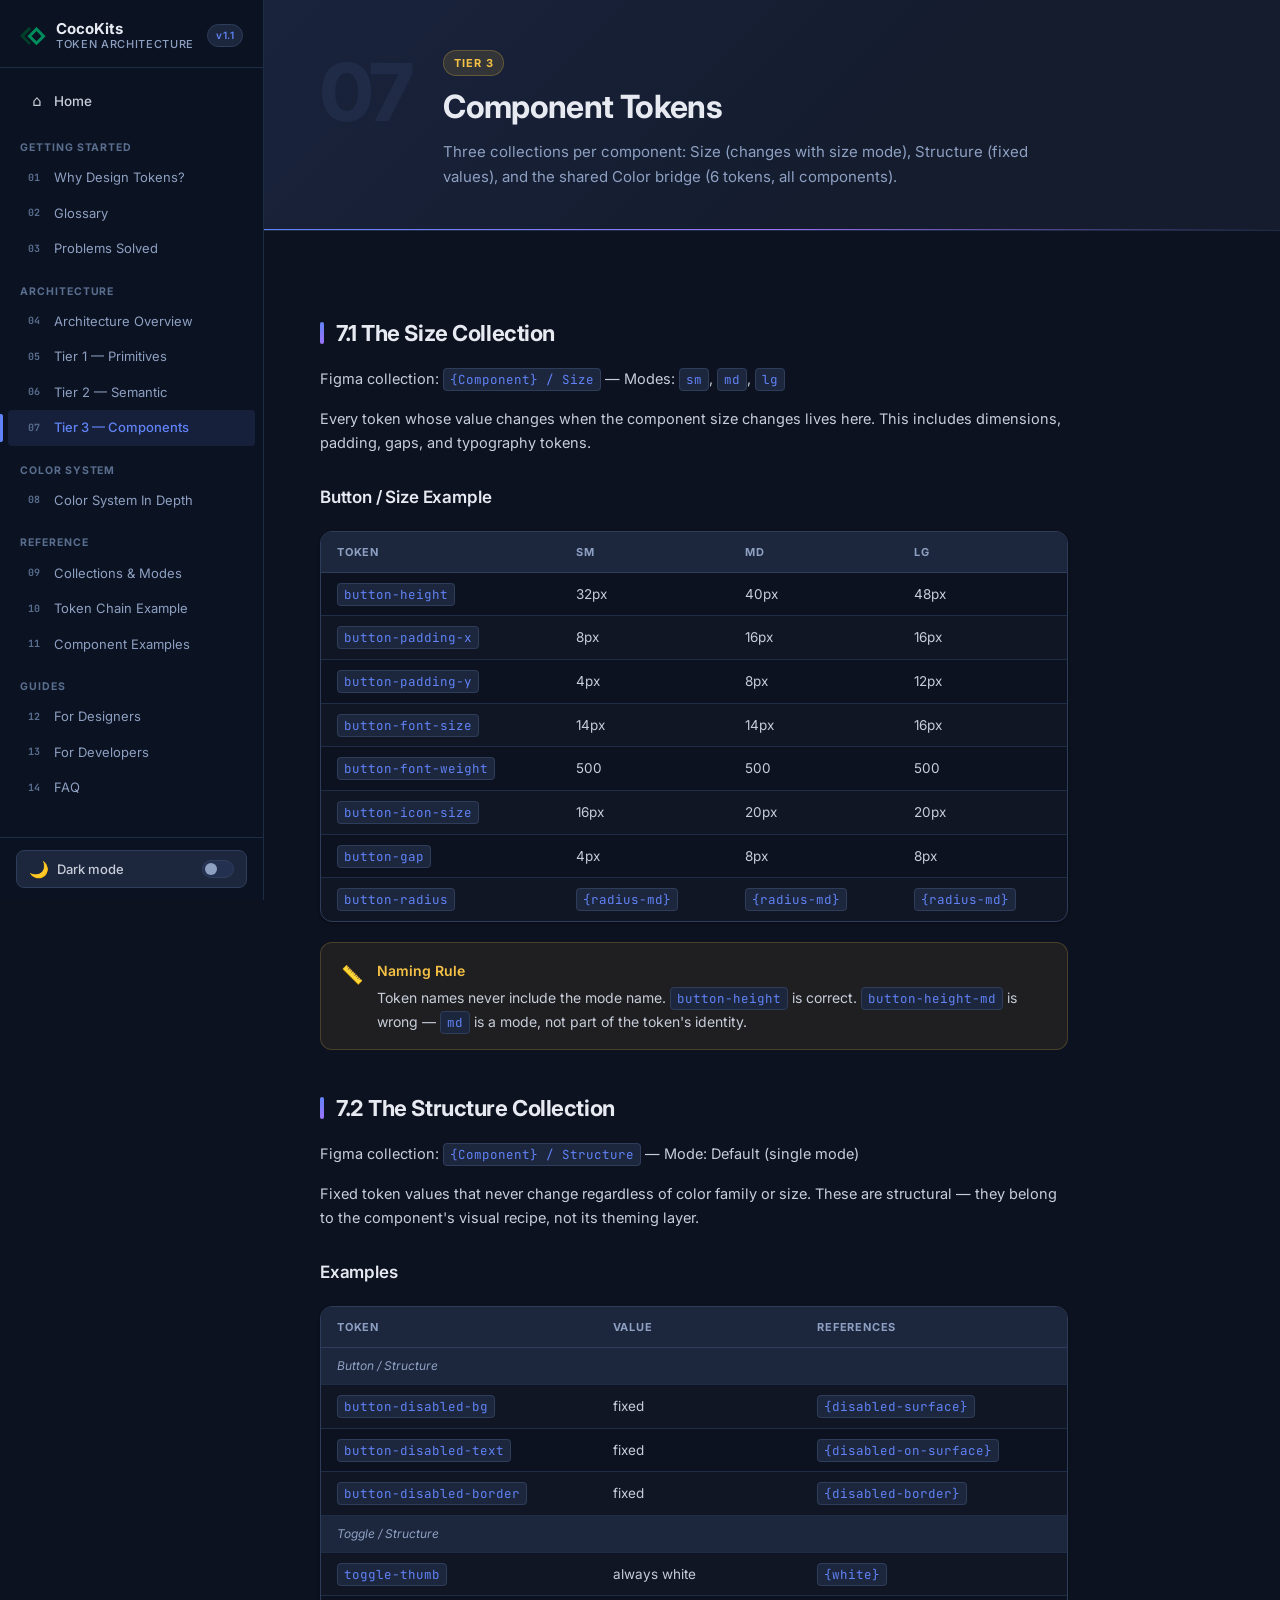
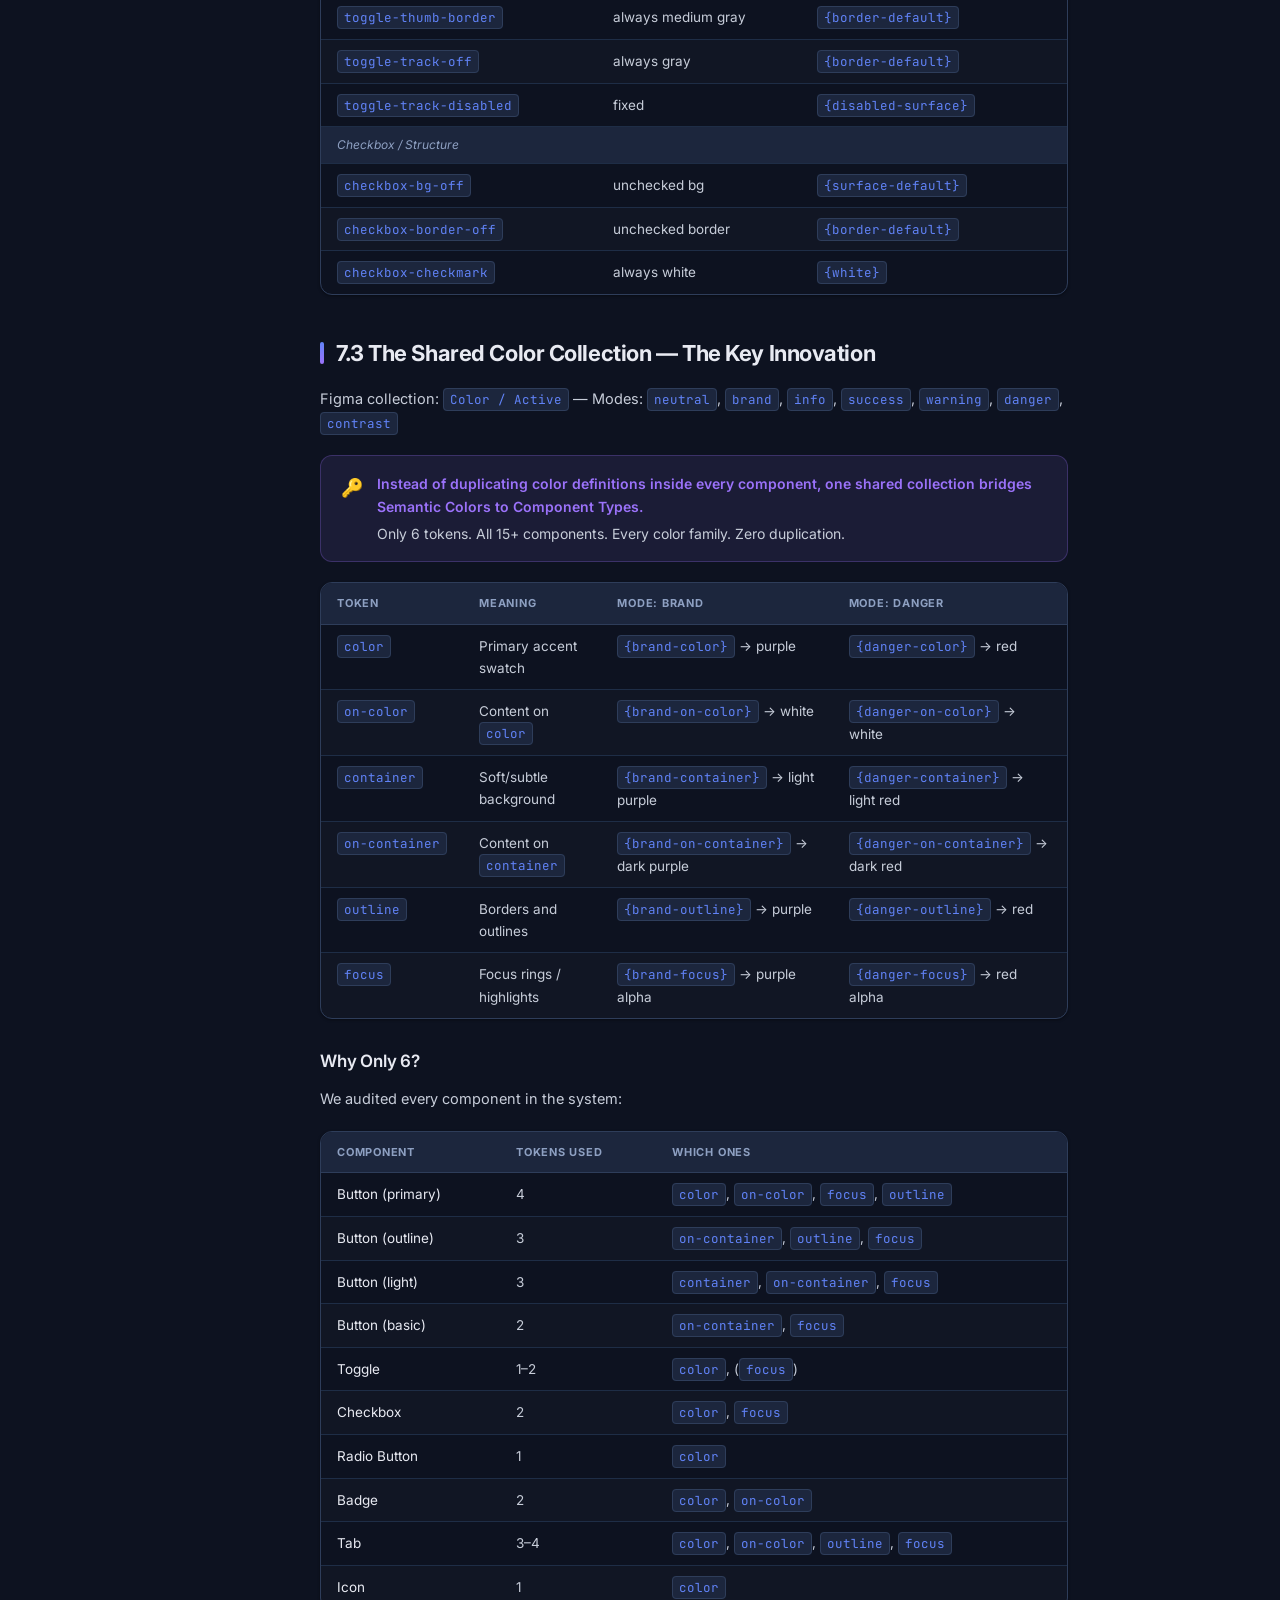
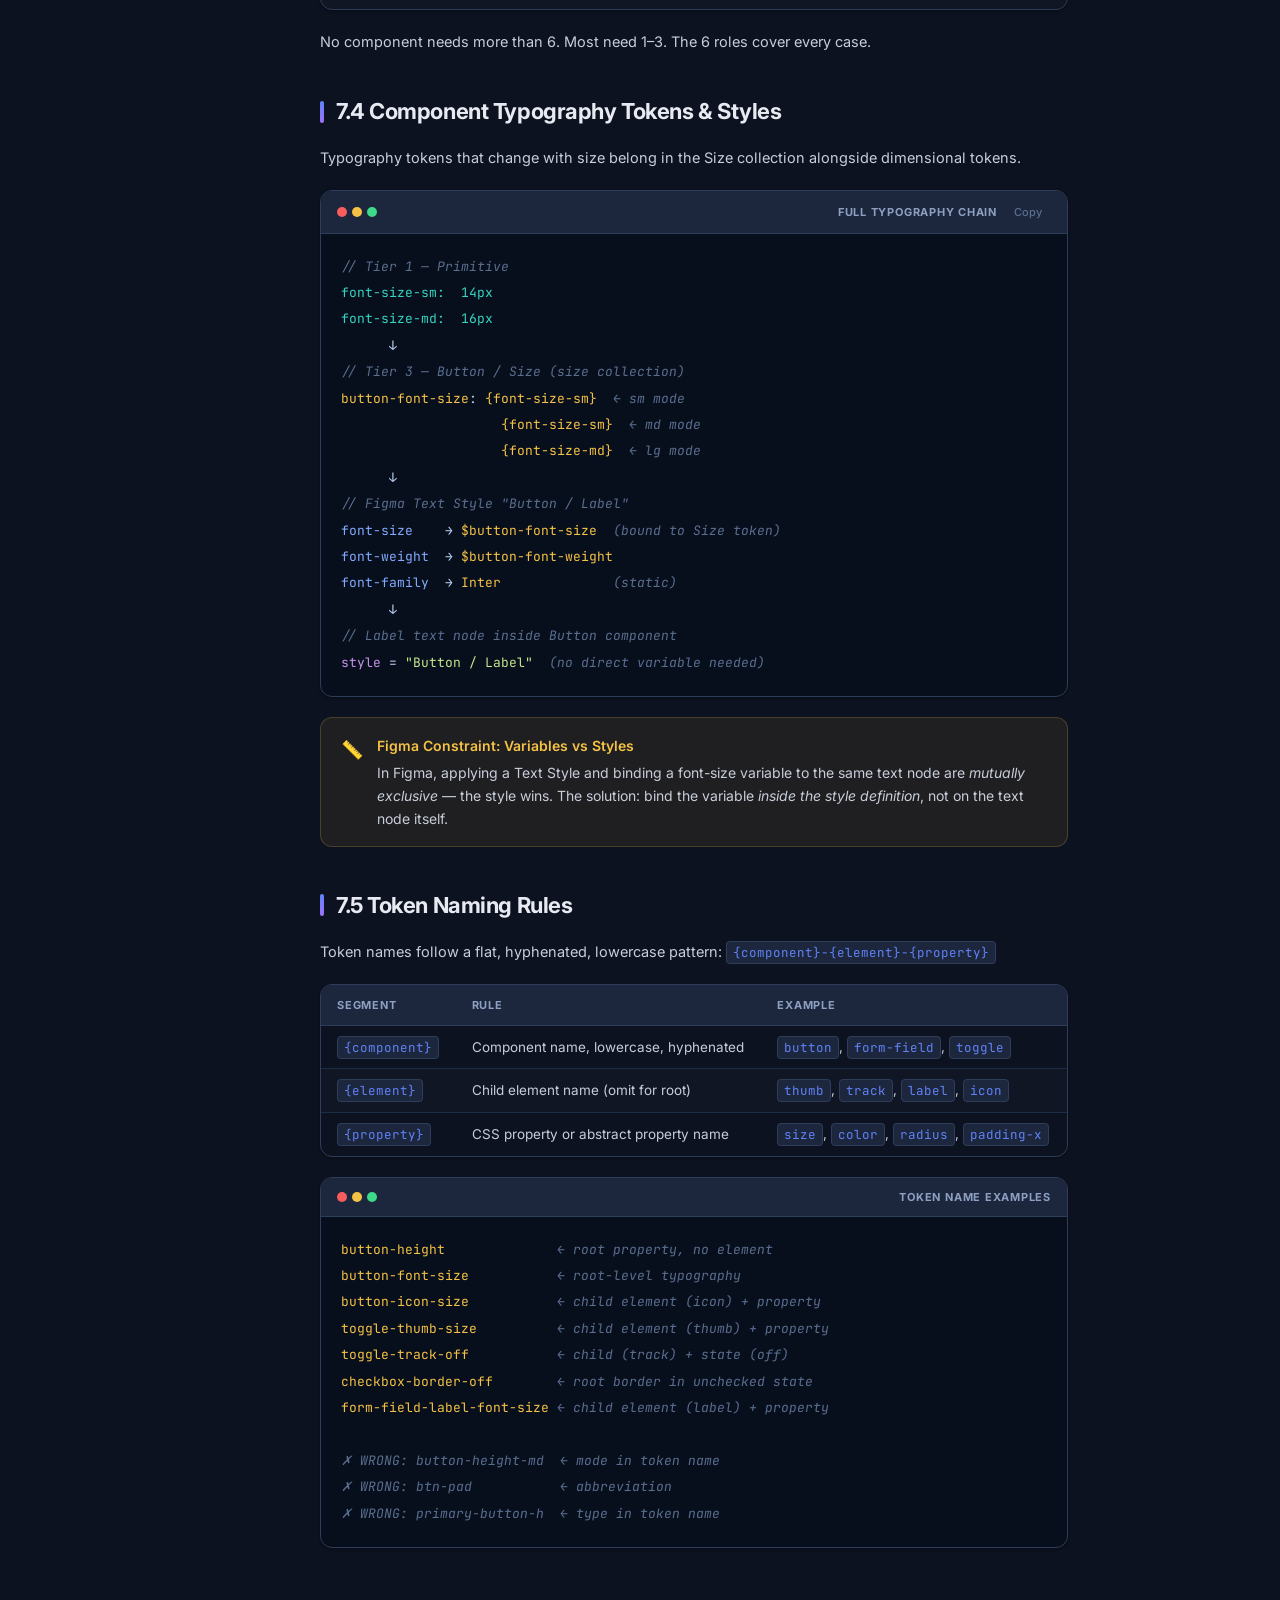
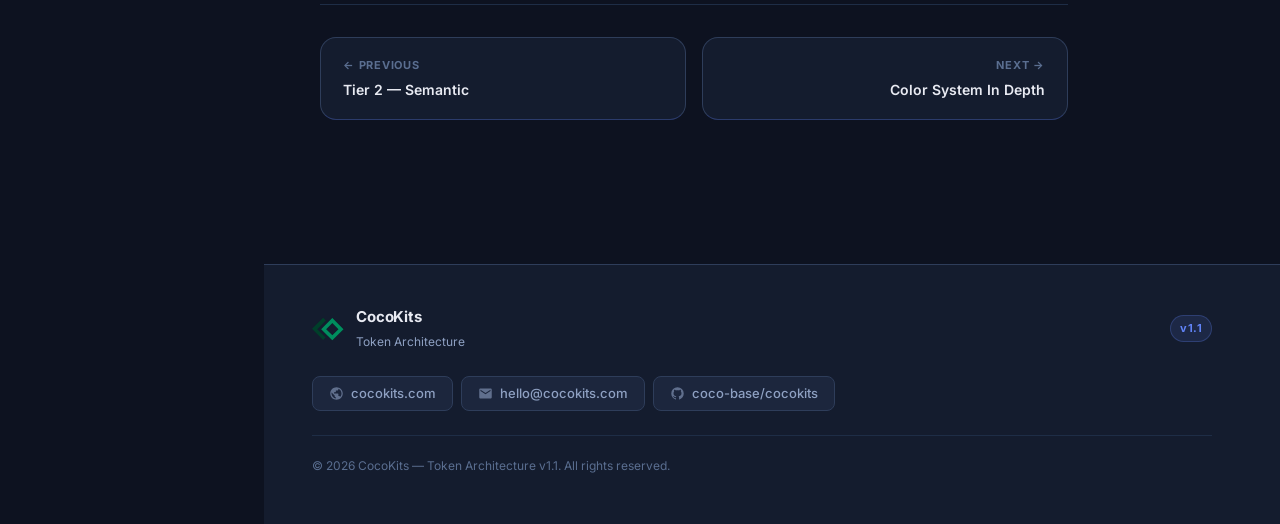
<file: pages/07-component-tokens.html>
<!DOCTYPE html>
<html lang="en" data-theme="dark">
<head>
  <meta charset="UTF-8">
  <meta name="viewport" content="width=device-width, initial-scale=1.0">
  <title>Tier 3 Component Tokens — CocoKits Token Architecture</title>

  <!-- SEO -->
  <meta name="description" content="Understand component-level tokens: Size collections, Structure collections for fixed values, and the shared Color collection. Just 6 tokens power every component.">
  <meta name="keywords" content="design tokens, CocoKits, design system, CSS custom properties, Figma variables, token architecture, Angular, React, multi-brand theming, dark mode">
  <meta name="robots" content="index, follow">
  <meta name="author" content="CocoKits">

  <!-- Open Graph -->
  <meta property="og:type" content="website">
  <meta property="og:site_name" content="CocoKits Token Architecture">
  <meta property="og:title" content="Tier 3 Component Tokens — CocoKits Token Architecture">
  <meta property="og:description" content="Understand component-level tokens: Size collections, Structure collections for fixed values, and the shared Color collection. Just 6 tokens power every component.">
  <meta property="og:url" content="https://cocokits.com/token-architecture/pages/07-component-tokens.html">
  <meta property="og:image" content="https://cocokits.com/token-architecture/assets/og-image.png">

  <!-- Twitter Card -->
  <meta name="twitter:card" content="summary_large_image">
  <meta name="twitter:title" content="Tier 3 Component Tokens — CocoKits Token Architecture">
  <meta name="twitter:description" content="Understand component-level tokens: Size collections, Structure collections for fixed values, and the shared Color collection. Just 6 tokens power every component.">

  <!-- Canonical -->
  <link rel="canonical" href="https://cocokits.com/token-architecture/pages/07-component-tokens.html">

  <!-- Favicon -->
  <link rel="icon" type="image/svg+xml" href="../assets/favicon.svg">
  <link rel="icon" type="image/x-icon" href="../assets/favicon.ico">
  <link rel="apple-touch-icon" sizes="96x96" href="../assets/favicon-96x96.png">

  <link rel="stylesheet" href="../styles/main.css">
</head>
<body>

<div class="scroll-progress" id="scrollProgress"></div>
<div class="sidebar-overlay" id="sidebarOverlay"></div>

<div class="site-wrapper">
  <aside class="sidebar" id="sidebar">
    <a href="../index.html" class="sidebar-logo">
      <span class="logo-mark"><svg width="26" height="20" viewBox="0 0 35 26" fill="none" xmlns="http://www.w3.org/2000/svg"><path d="M15.2141 3.67723L12.184 0.647095L0 12.8311L12.184 25.0151L14.8763 22.3228L5.72245 13.1689L15.2141 3.67723Z" fill="#003F2A"/><path fill-rule="evenodd" clip-rule="evenodd" d="M22.2141 0.984932L10.0301 13.1689L22.2141 25.3529L34.3981 13.1689L22.2141 0.984932ZM22.2141 6.40385L15.4491 13.1689L22.2141 19.934L28.9792 13.1689L22.2141 6.40385Z" fill="#003F2A"/><path fill-rule="evenodd" clip-rule="evenodd" d="M22.2141 0.984932L10.0301 13.1689L22.2141 25.3529L34.3981 13.1689L22.2141 0.984932ZM22.2141 6.40385L15.4491 13.1689L22.2141 19.934L28.9792 13.1689L22.2141 6.40385Z" fill="#008D5E"/></svg></span>
      <div class="logo-text">CocoKits <span>Token Architecture</span></div>
      <span class="logo-version">v1.1</span>
    </a>
    <nav class="sidebar-nav">
      <a href="../index.html" class="nav-home"><span class="nav-icon">⌂</span><span class="nav-label">Home</span></a>
      <div class="nav-group">
        <span class="nav-group-label">Getting Started</span>
        <a href="01-why-tokens.html" class="nav-link"><span class="nav-num">01</span><span class="nav-label">Why Design Tokens?</span></a>
        <a href="02-glossary.html" class="nav-link"><span class="nav-num">02</span><span class="nav-label">Glossary</span></a>
        <a href="03-problems.html" class="nav-link"><span class="nav-num">03</span><span class="nav-label">Problems Solved</span></a>
      </div>
      <div class="nav-group">
        <span class="nav-group-label">Architecture</span>
        <a href="04-overview.html" class="nav-link"><span class="nav-num">04</span><span class="nav-label">Architecture Overview</span></a>
        <a href="05-primitives.html" class="nav-link"><span class="nav-num">05</span><span class="nav-label">Tier 1 — Primitives</span></a>
        <a href="06-semantic.html" class="nav-link"><span class="nav-num">06</span><span class="nav-label">Tier 2 — Semantic</span></a>
        <a href="07-component-tokens.html" class="nav-link"><span class="nav-num">07</span><span class="nav-label">Tier 3 — Components</span></a>
      </div>
      <div class="nav-group">
        <span class="nav-group-label">Color System</span>
        <a href="08-color-system.html" class="nav-link"><span class="nav-num">08</span><span class="nav-label">Color System In Depth</span></a>
      </div>
      <div class="nav-group">
        <span class="nav-group-label">Reference</span>
        <a href="09-collections.html" class="nav-link"><span class="nav-num">09</span><span class="nav-label">Collections &amp; Modes</span></a>
        <a href="10-token-chains.html" class="nav-link"><span class="nav-num">10</span><span class="nav-label">Token Chain Example</span></a>
        <a href="11-examples.html" class="nav-link"><span class="nav-num">11</span><span class="nav-label">Component Examples</span></a>
      </div>
      <div class="nav-group">
        <span class="nav-group-label">Guides</span>
        <a href="12-designers.html" class="nav-link"><span class="nav-num">12</span><span class="nav-label">For Designers</span></a>
        <a href="13-developers.html" class="nav-link"><span class="nav-num">13</span><span class="nav-label">For Developers</span></a>
        <a href="14-faq.html" class="nav-link"><span class="nav-num">14</span><span class="nav-label">FAQ</span></a>
      </div>
    </nav>
    <div class="sidebar-footer">
      <button class="theme-toggle" id="themeToggle">
        <span class="toggle-icon">🌙</span><span class="toggle-label">Dark mode</span>
        <span class="toggle-indicator"></span>
      </button>
    </div>
  </aside>

  <main class="main">
    <div class="page-hero">
      <div class="hero-number">07</div>
      <div class="hero-content">
        <div class="hero-badge" style="background:rgba(245,194,69,.12);border-color:rgba(245,194,69,.25);color:var(--amber)">Tier 3</div>
        <h1>Component Tokens</h1>
        <p class="hero-desc">Three collections per component: Size (changes with size mode), Structure (fixed values), and the shared Color bridge (6 tokens, all components).</p>
      </div>
    </div>

    <div class="content">

      <h2>7.1 The Size Collection</h2>
      <p>Figma collection: <code>{Component} / Size</code> — Modes: <code>sm</code>, <code>md</code>, <code>lg</code></p>
      <p>Every token whose value changes when the component size changes lives here. This includes dimensions, padding, gaps, and typography tokens.</p>

      <h3>Button / Size Example</h3>
      <div class="table-wrap">
        <table>
          <thead>
            <tr><th>Token</th><th>sm</th><th>md</th><th>lg</th></tr>
          </thead>
          <tbody>
            <tr><td><code>button-height</code></td><td>32px</td><td>40px</td><td>48px</td></tr>
            <tr><td><code>button-padding-x</code></td><td>8px</td><td>16px</td><td>16px</td></tr>
            <tr><td><code>button-padding-y</code></td><td>4px</td><td>8px</td><td>12px</td></tr>
            <tr><td><code>button-font-size</code></td><td>14px</td><td>14px</td><td>16px</td></tr>
            <tr><td><code>button-font-weight</code></td><td>500</td><td>500</td><td>500</td></tr>
            <tr><td><code>button-icon-size</code></td><td>16px</td><td>20px</td><td>20px</td></tr>
            <tr><td><code>button-gap</code></td><td>4px</td><td>8px</td><td>8px</td></tr>
            <tr><td><code>button-radius</code></td><td><code>{radius-md}</code></td><td><code>{radius-md}</code></td><td><code>{radius-md}</code></td></tr>
          </tbody>
        </table>
      </div>

      <div class="callout callout--rule">
        <span class="callout-icon">📏</span>
        <div class="callout-body">
          <strong>Naming Rule</strong>
          Token names never include the mode name. <code>button-height</code> is correct. <code>button-height-md</code> is wrong — <code>md</code> is a mode, not part of the token's identity.
        </div>
      </div>

      <h2>7.2 The Structure Collection</h2>
      <p>Figma collection: <code>{Component} / Structure</code> — Mode: Default (single mode)</p>
      <p>Fixed token values that never change regardless of color family or size. These are structural — they belong to the component's visual recipe, not its theming layer.</p>

      <h3>Examples</h3>
      <div class="table-wrap">
        <table>
          <thead>
            <tr><th>Token</th><th>Value</th><th>References</th></tr>
          </thead>
          <tbody>
            <tr><td colspan="3" style="background:var(--bg-elevated);color:var(--text-dim);font-size:12px;padding:8px 16px;font-style:italic">Button / Structure</td></tr>
            <tr><td><code>button-disabled-bg</code></td><td>fixed</td><td><code>{disabled-surface}</code></td></tr>
            <tr><td><code>button-disabled-text</code></td><td>fixed</td><td><code>{disabled-on-surface}</code></td></tr>
            <tr><td><code>button-disabled-border</code></td><td>fixed</td><td><code>{disabled-border}</code></td></tr>
            <tr><td colspan="3" style="background:var(--bg-elevated);color:var(--text-dim);font-size:12px;padding:8px 16px;font-style:italic">Toggle / Structure</td></tr>
            <tr><td><code>toggle-thumb</code></td><td>always white</td><td><code>{white}</code></td></tr>
            <tr><td><code>toggle-thumb-border</code></td><td>always medium gray</td><td><code>{border-default}</code></td></tr>
            <tr><td><code>toggle-track-off</code></td><td>always gray</td><td><code>{border-default}</code></td></tr>
            <tr><td><code>toggle-track-disabled</code></td><td>fixed</td><td><code>{disabled-surface}</code></td></tr>
            <tr><td colspan="3" style="background:var(--bg-elevated);color:var(--text-dim);font-size:12px;padding:8px 16px;font-style:italic">Checkbox / Structure</td></tr>
            <tr><td><code>checkbox-bg-off</code></td><td>unchecked bg</td><td><code>{surface-default}</code></td></tr>
            <tr><td><code>checkbox-border-off</code></td><td>unchecked border</td><td><code>{border-default}</code></td></tr>
            <tr><td><code>checkbox-checkmark</code></td><td>always white</td><td><code>{white}</code></td></tr>
          </tbody>
        </table>
      </div>

      <h2>7.3 The Shared Color Collection — The Key Innovation</h2>
      <p>Figma collection: <code>Color / Active</code> — Modes: <code>neutral</code>, <code>brand</code>, <code>info</code>, <code>success</code>, <code>warning</code>, <code>danger</code>, <code>contrast</code></p>

      <div class="callout callout--key">
        <span class="callout-icon">🔑</span>
        <div class="callout-body">
          <strong>Instead of duplicating color definitions inside every component, one shared collection bridges Semantic Colors to Component Types.</strong>
          Only 6 tokens. All 15+ components. Every color family. Zero duplication.
        </div>
      </div>

      <div class="table-wrap">
        <table>
          <thead>
            <tr><th>Token</th><th>Meaning</th><th>Mode: brand</th><th>Mode: danger</th></tr>
          </thead>
          <tbody>
            <tr><td><code>color</code></td><td>Primary accent swatch</td><td><code>{brand-color}</code> → purple</td><td><code>{danger-color}</code> → red</td></tr>
            <tr><td><code>on-color</code></td><td>Content on <code>color</code></td><td><code>{brand-on-color}</code> → white</td><td><code>{danger-on-color}</code> → white</td></tr>
            <tr><td><code>container</code></td><td>Soft/subtle background</td><td><code>{brand-container}</code> → light purple</td><td><code>{danger-container}</code> → light red</td></tr>
            <tr><td><code>on-container</code></td><td>Content on <code>container</code></td><td><code>{brand-on-container}</code> → dark purple</td><td><code>{danger-on-container}</code> → dark red</td></tr>
            <tr><td><code>outline</code></td><td>Borders and outlines</td><td><code>{brand-outline}</code> → purple</td><td><code>{danger-outline}</code> → red</td></tr>
            <tr><td><code>focus</code></td><td>Focus rings / highlights</td><td><code>{brand-focus}</code> → purple alpha</td><td><code>{danger-focus}</code> → red alpha</td></tr>
          </tbody>
        </table>
      </div>

      <h3>Why Only 6?</h3>
      <p>We audited every component in the system:</p>
      <div class="table-wrap">
        <table>
          <thead>
            <tr><th>Component</th><th>Tokens Used</th><th>Which Ones</th></tr>
          </thead>
          <tbody>
            <tr><td>Button (primary)</td><td>4</td><td><code>color</code>, <code>on-color</code>, <code>focus</code>, <code>outline</code></td></tr>
            <tr><td>Button (outline)</td><td>3</td><td><code>on-container</code>, <code>outline</code>, <code>focus</code></td></tr>
            <tr><td>Button (light)</td><td>3</td><td><code>container</code>, <code>on-container</code>, <code>focus</code></td></tr>
            <tr><td>Button (basic)</td><td>2</td><td><code>on-container</code>, <code>focus</code></td></tr>
            <tr><td>Toggle</td><td>1–2</td><td><code>color</code>, (<code>focus</code>)</td></tr>
            <tr><td>Checkbox</td><td>2</td><td><code>color</code>, <code>focus</code></td></tr>
            <tr><td>Radio Button</td><td>1</td><td><code>color</code></td></tr>
            <tr><td>Badge</td><td>2</td><td><code>color</code>, <code>on-color</code></td></tr>
            <tr><td>Tab</td><td>3–4</td><td><code>color</code>, <code>on-color</code>, <code>outline</code>, <code>focus</code></td></tr>
            <tr><td>Icon</td><td>1</td><td><code>color</code></td></tr>
          </tbody>
        </table>
      </div>
      <p>No component needs more than 6. Most need 1–3. The 6 roles cover every case.</p>

      <h2>7.4 Component Typography Tokens &amp; Styles</h2>
      <p>Typography tokens that change with size belong in the Size collection alongside dimensional tokens.</p>

      <div class="code-block">
        <div class="code-header">
          <div class="code-dots"><span class="code-dot dot-red"></span><span class="code-dot dot-amber"></span><span class="code-dot dot-green"></span></div>
          <span class="code-lang">Full Typography Chain</span>
          <button class="copy-btn"><span class="copy-label">Copy</span></button>
        </div>
        <pre><code><span class="s-comment">// Tier 1 — Primitive</span>
<span class="s-tier1">font-size-sm:  14px</span>
<span class="s-tier1">font-size-md:  16px</span>
      ↓
<span class="s-comment">// Tier 3 — Button / Size (size collection)</span>
<span class="s-tier3">button-font-size</span>: <span class="s-value">{font-size-sm}</span>  <span class="s-comment">← sm mode</span>
                    <span class="s-value">{font-size-sm}</span>  <span class="s-comment">← md mode</span>
                    <span class="s-value">{font-size-md}</span>  <span class="s-comment">← lg mode</span>
      ↓
<span class="s-comment">// Figma Text Style "Button / Label"</span>
<span class="s-prop">font-size</span>    → <span class="s-value">$button-font-size</span>  <span class="s-comment">(bound to Size token)</span>
<span class="s-prop">font-weight</span>  → <span class="s-value">$button-font-weight</span>
<span class="s-prop">font-family</span>  → <span class="s-value">Inter</span>              <span class="s-comment">(static)</span>
      ↓
<span class="s-comment">// Label text node inside Button component</span>
<span class="s-keyword">style</span> = <span class="s-string">"Button / Label"</span>  <span class="s-comment">(no direct variable needed)</span></code></pre>
      </div>

      <div class="callout callout--rule">
        <span class="callout-icon">📏</span>
        <div class="callout-body">
          <strong>Figma Constraint: Variables vs Styles</strong>
          In Figma, applying a Text Style and binding a font-size variable to the same text node are <em>mutually exclusive</em> — the style wins. The solution: bind the variable <em>inside the style definition</em>, not on the text node itself.
        </div>
      </div>

      <h2>7.5 Token Naming Rules</h2>
      <p>Token names follow a flat, hyphenated, lowercase pattern: <code>{component}-{element}-{property}</code></p>

      <div class="table-wrap">
        <table>
          <thead>
            <tr><th>Segment</th><th>Rule</th><th>Example</th></tr>
          </thead>
          <tbody>
            <tr><td><code>{component}</code></td><td>Component name, lowercase, hyphenated</td><td><code>button</code>, <code>form-field</code>, <code>toggle</code></td></tr>
            <tr><td><code>{element}</code></td><td>Child element name (omit for root)</td><td><code>thumb</code>, <code>track</code>, <code>label</code>, <code>icon</code></td></tr>
            <tr><td><code>{property}</code></td><td>CSS property or abstract property name</td><td><code>size</code>, <code>color</code>, <code>radius</code>, <code>padding-x</code></td></tr>
          </tbody>
        </table>
      </div>

      <div class="code-block">
        <div class="code-header">
          <div class="code-dots"><span class="code-dot dot-red"></span><span class="code-dot dot-amber"></span><span class="code-dot dot-green"></span></div>
          <span class="code-lang">Token name examples</span>
        </div>
        <pre><code><span class="s-tier3">button-height</span>              <span class="s-comment">← root property, no element</span>
<span class="s-tier3">button-font-size</span>           <span class="s-comment">← root-level typography</span>
<span class="s-tier3">button-icon-size</span>           <span class="s-comment">← child element (icon) + property</span>
<span class="s-tier3">toggle-thumb-size</span>          <span class="s-comment">← child element (thumb) + property</span>
<span class="s-tier3">toggle-track-off</span>           <span class="s-comment">← child (track) + state (off)</span>
<span class="s-tier3">checkbox-border-off</span>        <span class="s-comment">← root border in unchecked state</span>
<span class="s-tier3">form-field-label-font-size</span> <span class="s-comment">← child element (label) + property</span>

<span class="s-comment">✗ WRONG: button-height-md  ← mode in token name</span>
<span class="s-comment">✗ WRONG: btn-pad           ← abbreviation</span>
<span class="s-comment">✗ WRONG: primary-button-h  ← type in token name</span></code></pre>
      </div>

      <div class="page-nav">
        <a href="06-semantic.html" class="page-nav-link page-nav-link--prev">
          <span class="page-nav-direction">← Previous</span>
          <span class="page-nav-label">Tier 2 — Semantic</span>
        </a>
        <a href="08-color-system.html" class="page-nav-link page-nav-link--next">
          <span class="page-nav-direction">Next →</span>
          <span class="page-nav-label">Color System In Depth</span>
        </a>
      </div>
    </div>
    <footer class="site-footer">
      <div class="footer-inner">
        <div class="footer-brand">
          <span class="footer-logo-mark"><svg width="32" height="24" viewBox="0 0 35 26" fill="none" xmlns="http://www.w3.org/2000/svg"><path d="M15.2141 3.67723L12.184 0.647095L0 12.8311L12.184 25.0151L14.8763 22.3228L5.72245 13.1689L15.2141 3.67723Z" fill="#003F2A"/><path fill-rule="evenodd" clip-rule="evenodd" d="M22.2141 0.984932L10.0301 13.1689L22.2141 25.3529L34.3981 13.1689L22.2141 0.984932ZM22.2141 6.40385L15.4491 13.1689L22.2141 19.934L28.9792 13.1689L22.2141 6.40385Z" fill="#003F2A"/><path fill-rule="evenodd" clip-rule="evenodd" d="M22.2141 0.984932L10.0301 13.1689L22.2141 25.3529L34.3981 13.1689L22.2141 0.984932ZM22.2141 6.40385L15.4491 13.1689L22.2141 19.934L28.9792 13.1689L22.2141 6.40385Z" fill="#008D5E"/></svg></span>
          <div class="footer-brand-text">
            <span class="footer-brand-name">CocoKits</span>
            <span class="footer-tagline">Token Architecture</span>
          </div>
          <span class="footer-version">v1.1</span>
        </div>
        <nav class="footer-links">
          <a href="https://cocokits.com" class="footer-link" target="_blank" rel="noopener">
            <svg class="footer-link-icon" width="15" height="15" viewBox="0 0 24 24" fill="currentColor"><path d="M12 2C6.48 2 2 6.48 2 12s4.48 10 10 10 10-4.48 10-10S17.52 2 12 2zm-1 17.93c-3.95-.49-7-3.85-7-7.93 0-.62.08-1.21.21-1.79L9 15v1c0 1.1.9 2 2 2v1.93zm6.9-2.54c-.26-.81-1-1.39-1.9-1.39h-1v-3c0-.55-.45-1-1-1H8v-2h2c.55 0 1-.45 1-1V7h2c1.1 0 2-.9 2-2v-.41c2.93 1.19 5 4.06 5 7.41 0 2.08-.8 3.97-2.1 5.39z"/></svg>
            <span>cocokits.com</span>
          </a>
          <a href="mailto:hello@cocokits.com" class="footer-link">
            <svg class="footer-link-icon" width="15" height="15" viewBox="0 0 24 24" fill="currentColor"><path d="M20 4H4c-1.1 0-2 .9-2 2v12c0 1.1.9 2 2 2h16c1.1 0 2-.9 2-2V6c0-1.1-.9-2-2-2zm0 4l-8 5-8-5V6l8 5 8-5v2z"/></svg>
            <span>hello@cocokits.com</span>
          </a>
          <a href="https://github.com/coco-base/cocokits" class="footer-link" target="_blank" rel="noopener">
            <svg class="footer-link-icon" width="15" height="15" viewBox="0 0 24 24" fill="currentColor"><path d="M12 2A10 10 0 0 0 2 12c0 4.42 2.87 8.17 6.84 9.5.5.08.66-.23.66-.5v-1.69c-2.77.6-3.36-1.34-3.36-1.34-.46-1.16-1.11-1.47-1.11-1.47-.91-.62.07-.6.07-.6 1 .07 1.53 1.03 1.53 1.03.87 1.52 2.34 1.07 2.91.83.09-.65.35-1.09.63-1.34-2.22-.25-4.55-1.11-4.55-4.92 0-1.11.38-2 1.03-2.71-.1-.25-.45-1.29.1-2.64 0 0 .84-.27 2.75 1.02.79-.22 1.65-.33 2.5-.33.85 0 1.71.11 2.5.33 1.91-1.29 2.75-1.02 2.75-1.02.55 1.35.2 2.39.1 2.64.65.71 1.03 1.6 1.03 2.71 0 3.82-2.34 4.66-4.57 4.91.36.31.69.92.69 1.85V21c0 .27.16.59.67.5C19.14 20.16 22 16.42 22 12A10 10 0 0 0 12 2z"/></svg>
            <span>coco-base/cocokits</span>
          </a>
        </nav>
        <p class="footer-copy">&copy; 2026 CocoKits &mdash; Token Architecture v1.1. All rights reserved.</p>
      </div>
    </footer>
  </main>
</div>

<button class="sidebar-toggle" id="sidebarToggle">☰</button>
<script src="../js/main.js"></script>
</body>
</html>
</file>
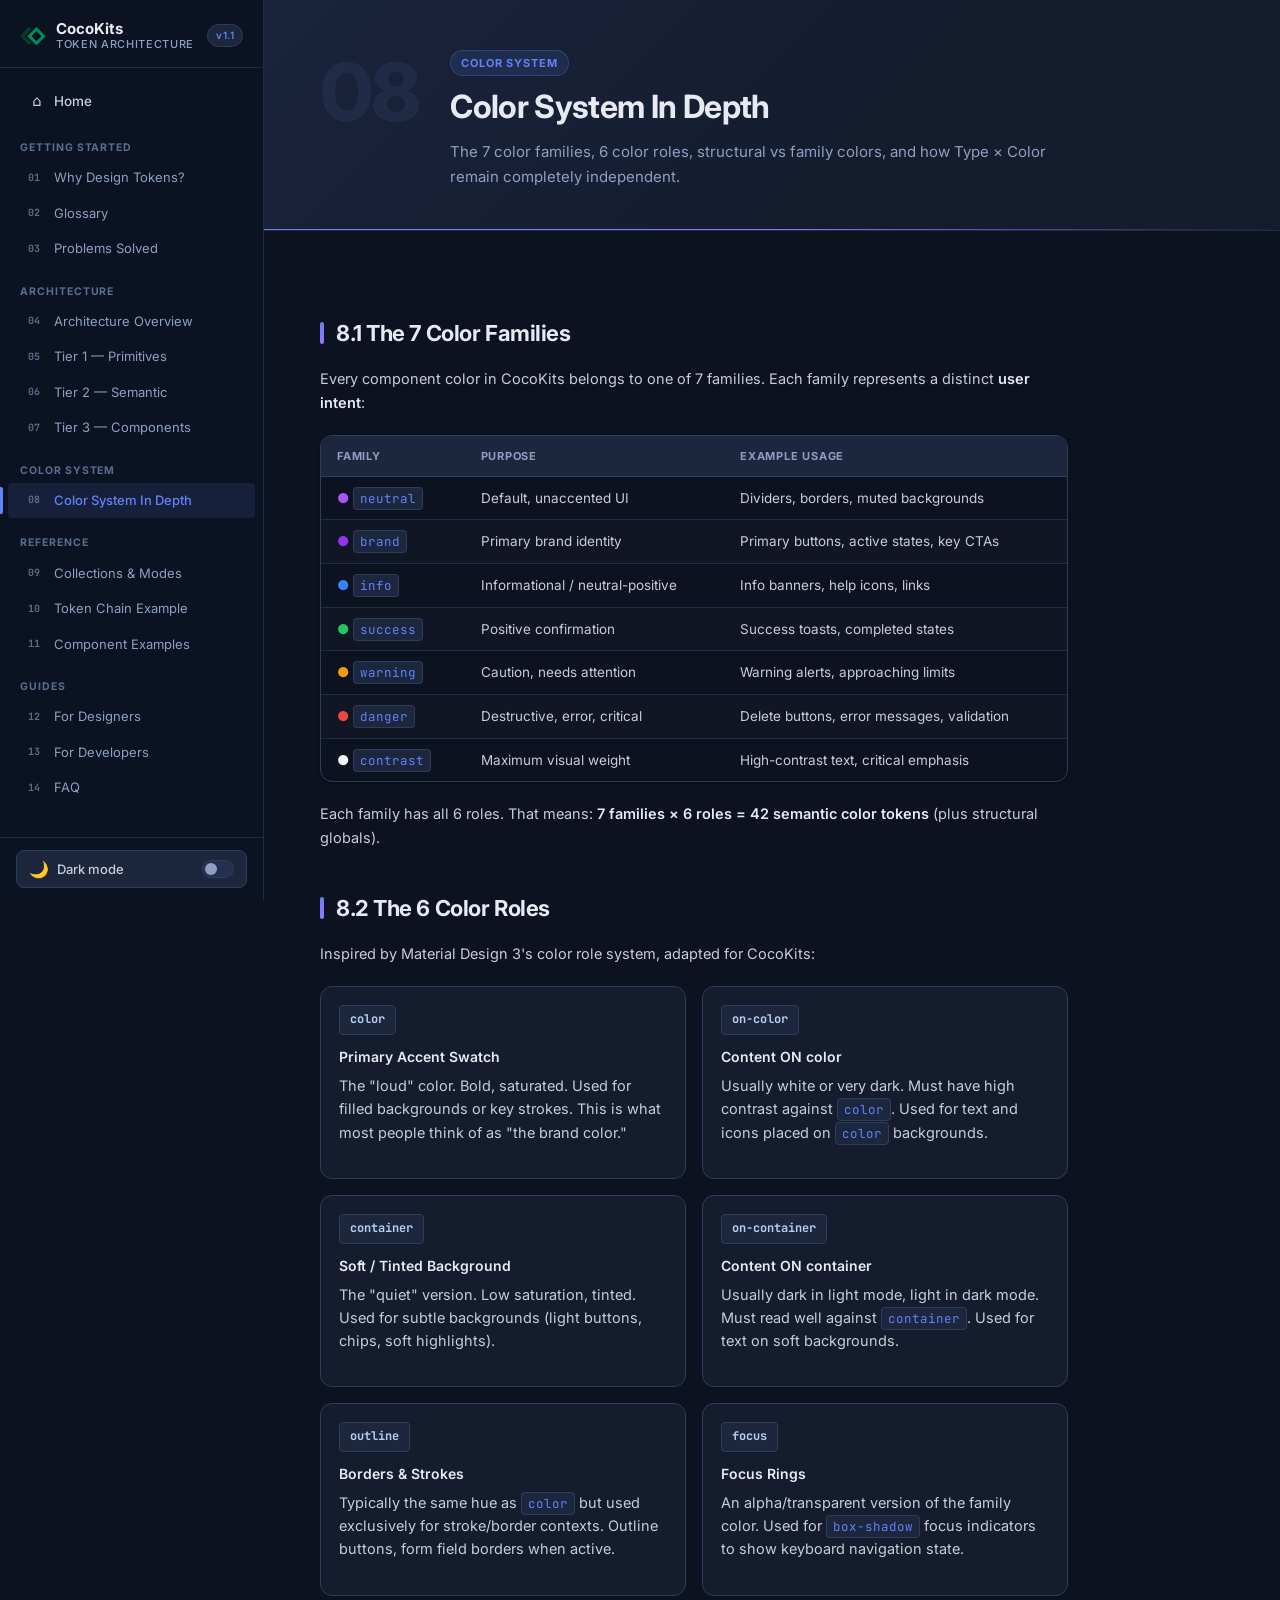
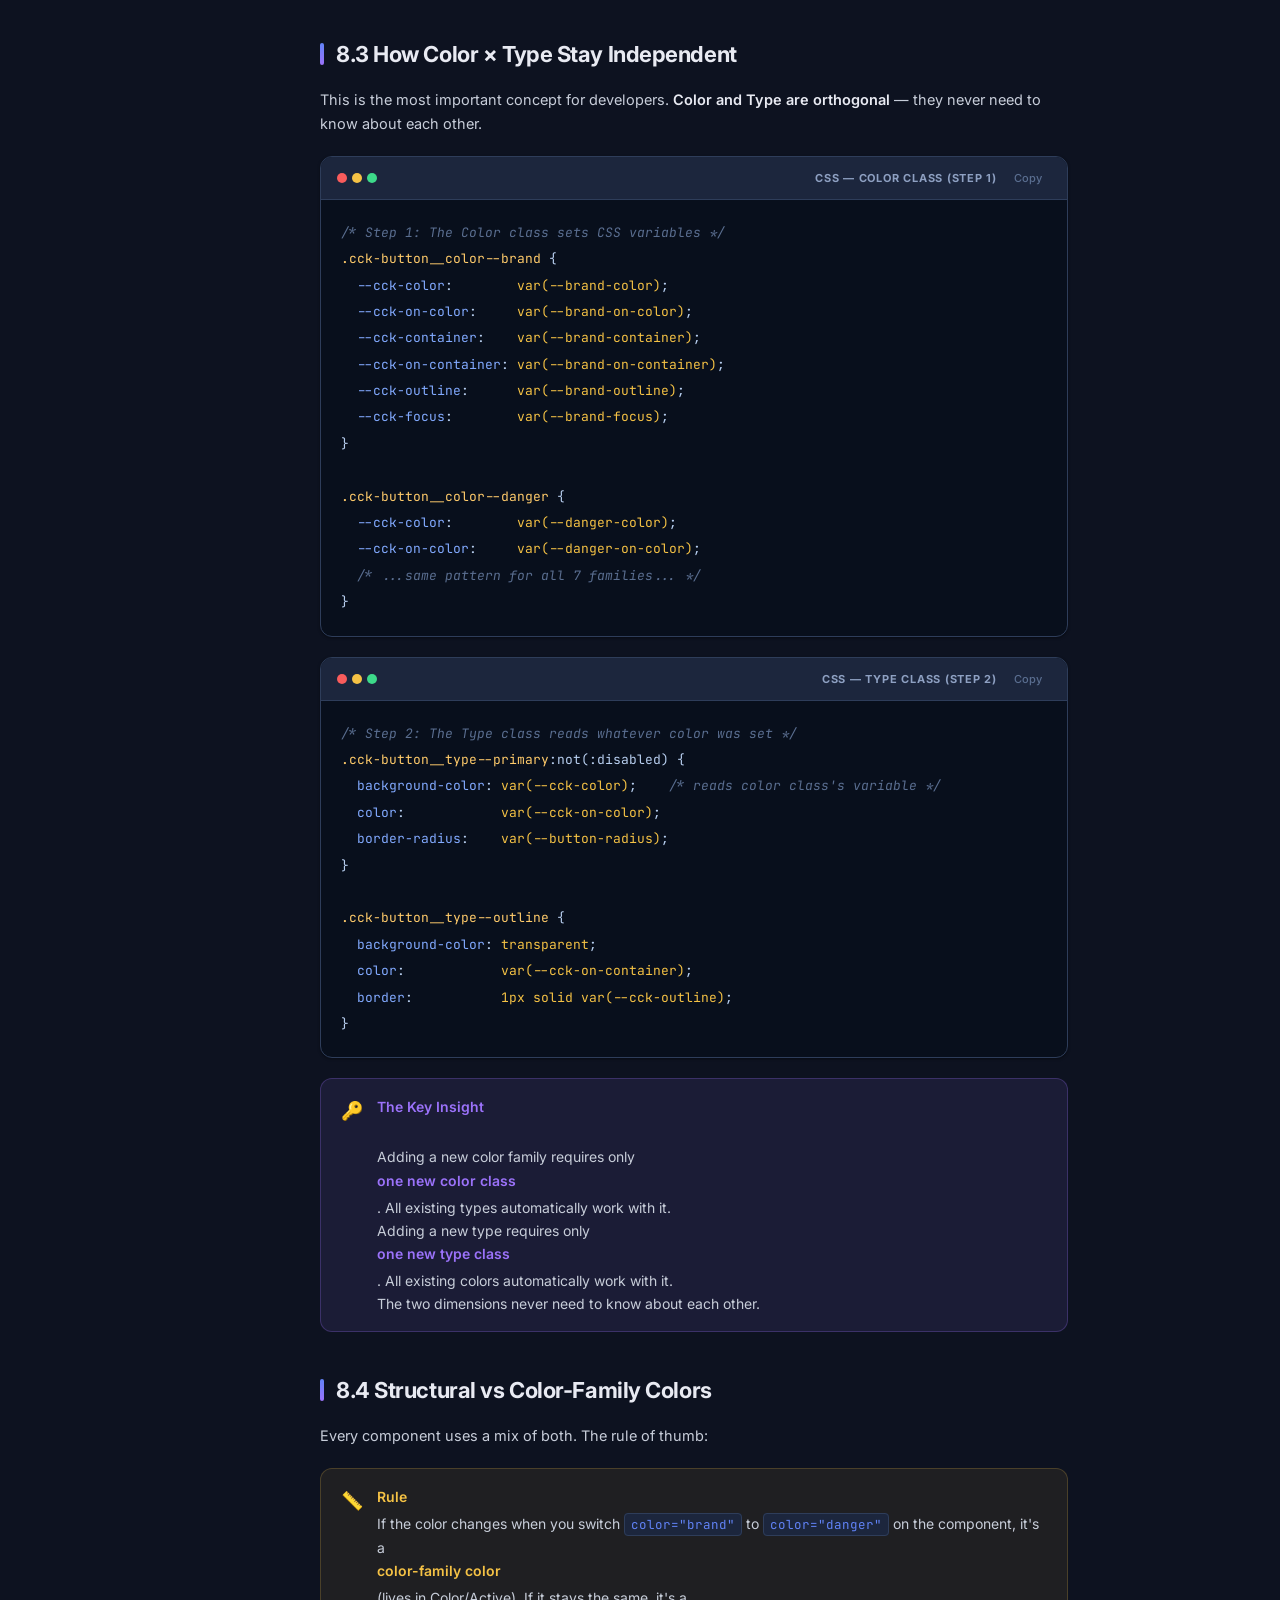
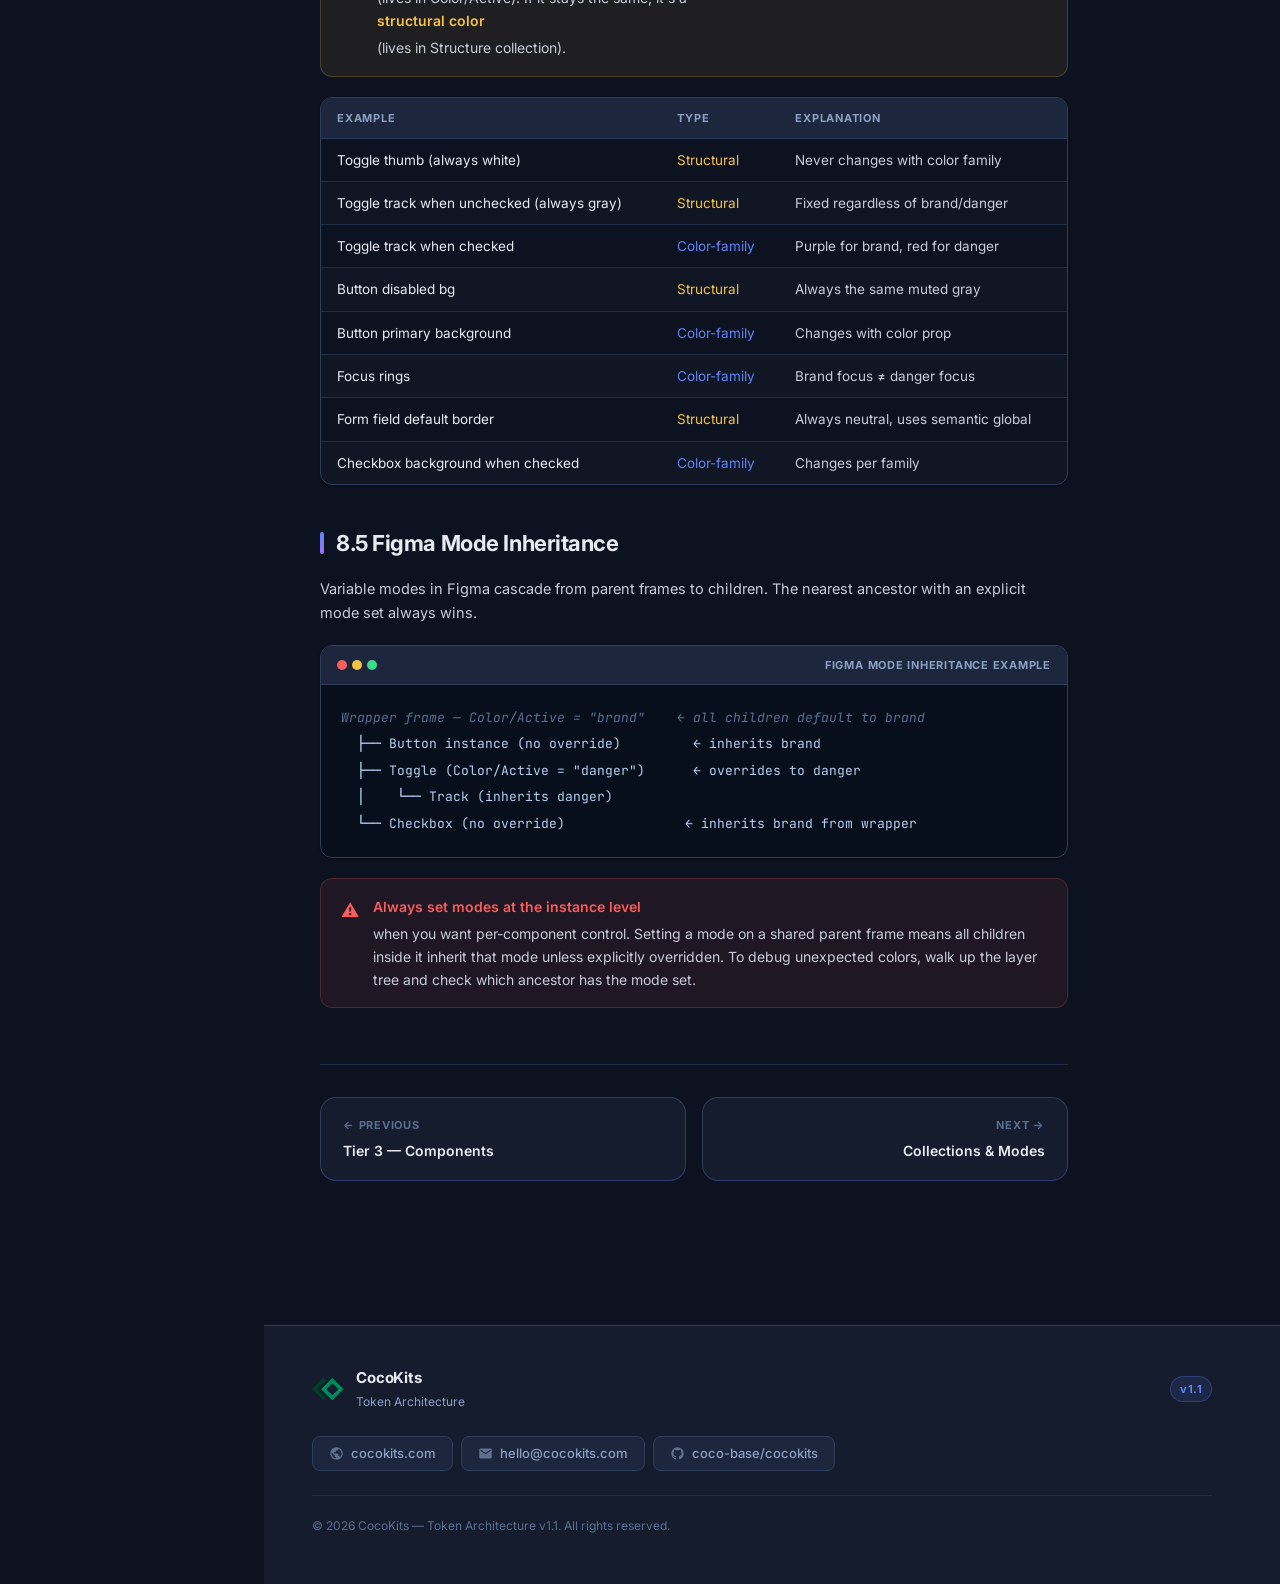
<file: pages/08-color-system.html>
<!DOCTYPE html>
<html lang="en" data-theme="dark">
<head>
  <meta charset="UTF-8">
  <meta name="viewport" content="width=device-width, initial-scale=1.0">
  <title>Color System In Depth — CocoKits Token Architecture</title>

  <!-- SEO -->
  <meta name="description" content="Deep dive into the color system: 7 color families, 6 color roles per family, structural vs family colors, and how Color and Type stay independent via CSS custom properties.">
  <meta name="keywords" content="design tokens, CocoKits, design system, CSS custom properties, Figma variables, token architecture, Angular, React, multi-brand theming, dark mode">
  <meta name="robots" content="index, follow">
  <meta name="author" content="CocoKits">

  <!-- Open Graph -->
  <meta property="og:type" content="website">
  <meta property="og:site_name" content="CocoKits Token Architecture">
  <meta property="og:title" content="Color System In Depth — CocoKits Token Architecture">
  <meta property="og:description" content="Deep dive into the color system: 7 color families, 6 color roles per family, structural vs family colors, and how Color and Type stay independent via CSS custom properties.">
  <meta property="og:url" content="https://cocokits.com/token-architecture/pages/08-color-system.html">
  <meta property="og:image" content="https://cocokits.com/token-architecture/assets/og-image.png">

  <!-- Twitter Card -->
  <meta name="twitter:card" content="summary_large_image">
  <meta name="twitter:title" content="Color System In Depth — CocoKits Token Architecture">
  <meta name="twitter:description" content="Deep dive into the color system: 7 color families, 6 color roles per family, structural vs family colors, and how Color and Type stay independent via CSS custom properties.">

  <!-- Canonical -->
  <link rel="canonical" href="https://cocokits.com/token-architecture/pages/08-color-system.html">

  <!-- Favicon -->
  <link rel="icon" type="image/svg+xml" href="../assets/favicon.svg">
  <link rel="icon" type="image/x-icon" href="../assets/favicon.ico">
  <link rel="apple-touch-icon" sizes="96x96" href="../assets/favicon-96x96.png">

  <link rel="stylesheet" href="../styles/main.css">
</head>
<body>

<div class="scroll-progress" id="scrollProgress"></div>
<div class="sidebar-overlay" id="sidebarOverlay"></div>

<div class="site-wrapper">
  <aside class="sidebar" id="sidebar">
    <a href="../index.html" class="sidebar-logo">
      <span class="logo-mark"><svg width="26" height="20" viewBox="0 0 35 26" fill="none" xmlns="http://www.w3.org/2000/svg"><path d="M15.2141 3.67723L12.184 0.647095L0 12.8311L12.184 25.0151L14.8763 22.3228L5.72245 13.1689L15.2141 3.67723Z" fill="#003F2A"/><path fill-rule="evenodd" clip-rule="evenodd" d="M22.2141 0.984932L10.0301 13.1689L22.2141 25.3529L34.3981 13.1689L22.2141 0.984932ZM22.2141 6.40385L15.4491 13.1689L22.2141 19.934L28.9792 13.1689L22.2141 6.40385Z" fill="#003F2A"/><path fill-rule="evenodd" clip-rule="evenodd" d="M22.2141 0.984932L10.0301 13.1689L22.2141 25.3529L34.3981 13.1689L22.2141 0.984932ZM22.2141 6.40385L15.4491 13.1689L22.2141 19.934L28.9792 13.1689L22.2141 6.40385Z" fill="#008D5E"/></svg></span>
      <div class="logo-text">CocoKits <span>Token Architecture</span></div>
      <span class="logo-version">v1.1</span>
    </a>
    <nav class="sidebar-nav">
      <a href="../index.html" class="nav-home"><span class="nav-icon">⌂</span><span class="nav-label">Home</span></a>
      <div class="nav-group">
        <span class="nav-group-label">Getting Started</span>
        <a href="01-why-tokens.html" class="nav-link"><span class="nav-num">01</span><span class="nav-label">Why Design Tokens?</span></a>
        <a href="02-glossary.html" class="nav-link"><span class="nav-num">02</span><span class="nav-label">Glossary</span></a>
        <a href="03-problems.html" class="nav-link"><span class="nav-num">03</span><span class="nav-label">Problems Solved</span></a>
      </div>
      <div class="nav-group">
        <span class="nav-group-label">Architecture</span>
        <a href="04-overview.html" class="nav-link"><span class="nav-num">04</span><span class="nav-label">Architecture Overview</span></a>
        <a href="05-primitives.html" class="nav-link"><span class="nav-num">05</span><span class="nav-label">Tier 1 — Primitives</span></a>
        <a href="06-semantic.html" class="nav-link"><span class="nav-num">06</span><span class="nav-label">Tier 2 — Semantic</span></a>
        <a href="07-component-tokens.html" class="nav-link"><span class="nav-num">07</span><span class="nav-label">Tier 3 — Components</span></a>
      </div>
      <div class="nav-group">
        <span class="nav-group-label">Color System</span>
        <a href="08-color-system.html" class="nav-link"><span class="nav-num">08</span><span class="nav-label">Color System In Depth</span></a>
      </div>
      <div class="nav-group">
        <span class="nav-group-label">Reference</span>
        <a href="09-collections.html" class="nav-link"><span class="nav-num">09</span><span class="nav-label">Collections &amp; Modes</span></a>
        <a href="10-token-chains.html" class="nav-link"><span class="nav-num">10</span><span class="nav-label">Token Chain Example</span></a>
        <a href="11-examples.html" class="nav-link"><span class="nav-num">11</span><span class="nav-label">Component Examples</span></a>
      </div>
      <div class="nav-group">
        <span class="nav-group-label">Guides</span>
        <a href="12-designers.html" class="nav-link"><span class="nav-num">12</span><span class="nav-label">For Designers</span></a>
        <a href="13-developers.html" class="nav-link"><span class="nav-num">13</span><span class="nav-label">For Developers</span></a>
        <a href="14-faq.html" class="nav-link"><span class="nav-num">14</span><span class="nav-label">FAQ</span></a>
      </div>
    </nav>
    <div class="sidebar-footer">
      <button class="theme-toggle" id="themeToggle">
        <span class="toggle-icon">🌙</span><span class="toggle-label">Dark mode</span>
        <span class="toggle-indicator"></span>
      </button>
    </div>
  </aside>

  <main class="main">
    <div class="page-hero">
      <div class="hero-number">08</div>
      <div class="hero-content">
        <div class="hero-badge">Color System</div>
        <h1>Color System In Depth</h1>
        <p class="hero-desc">The 7 color families, 6 color roles, structural vs family colors, and how Type × Color remain completely independent.</p>
      </div>
    </div>

    <div class="content">

      <h2>8.1 The 7 Color Families</h2>
      <p>Every component color in CocoKits belongs to one of 7 families. Each family represents a distinct <strong>user intent</strong>:</p>

      <div class="table-wrap">
        <table>
          <thead>
            <tr><th>Family</th><th>Purpose</th><th>Example Usage</th></tr>
          </thead>
          <tbody>
            <tr><td><span style="color:#a855f7">●</span> <code>neutral</code></td><td>Default, unaccented UI</td><td>Dividers, borders, muted backgrounds</td></tr>
            <tr><td><span style="color:#9333ea">●</span> <code>brand</code></td><td>Primary brand identity</td><td>Primary buttons, active states, key CTAs</td></tr>
            <tr><td><span style="color:#3b82f6">●</span> <code>info</code></td><td>Informational / neutral-positive</td><td>Info banners, help icons, links</td></tr>
            <tr><td><span style="color:#22c55e">●</span> <code>success</code></td><td>Positive confirmation</td><td>Success toasts, completed states</td></tr>
            <tr><td><span style="color:#f59e0b">●</span> <code>warning</code></td><td>Caution, needs attention</td><td>Warning alerts, approaching limits</td></tr>
            <tr><td><span style="color:#ef4444">●</span> <code>danger</code></td><td>Destructive, error, critical</td><td>Delete buttons, error messages, validation</td></tr>
            <tr><td><span style="color:#f1f5f9">●</span> <code>contrast</code></td><td>Maximum visual weight</td><td>High-contrast text, critical emphasis</td></tr>
          </tbody>
        </table>
      </div>

      <p>Each family has all 6 roles. That means: <strong>7 families × 6 roles = 42 semantic color tokens</strong> (plus structural globals).</p>

      <h2>8.2 The 6 Color Roles</h2>
      <p>Inspired by Material Design 3's color role system, adapted for CocoKits:</p>

      <div class="role-grid">
        <div class="role-card">
          <div class="role-card-header">
            <span class="role-chip">color</span>
          </div>
          <div class="role-card-title" style="margin-bottom:6px">Primary Accent Swatch</div>
          <p class="role-card-desc">The "loud" color. Bold, saturated. Used for filled backgrounds or key strokes. This is what most people think of as "the brand color."</p>
        </div>
        <div class="role-card">
          <div class="role-card-header">
            <span class="role-chip">on-color</span>
          </div>
          <div class="role-card-title" style="margin-bottom:6px">Content ON color</div>
          <p class="role-card-desc">Usually white or very dark. Must have high contrast against <code>color</code>. Used for text and icons placed on <code>color</code> backgrounds.</p>
        </div>
        <div class="role-card">
          <div class="role-card-header">
            <span class="role-chip">container</span>
          </div>
          <div class="role-card-title" style="margin-bottom:6px">Soft / Tinted Background</div>
          <p class="role-card-desc">The "quiet" version. Low saturation, tinted. Used for subtle backgrounds (light buttons, chips, soft highlights).</p>
        </div>
        <div class="role-card">
          <div class="role-card-header">
            <span class="role-chip">on-container</span>
          </div>
          <div class="role-card-title" style="margin-bottom:6px">Content ON container</div>
          <p class="role-card-desc">Usually dark in light mode, light in dark mode. Must read well against <code>container</code>. Used for text on soft backgrounds.</p>
        </div>
        <div class="role-card">
          <div class="role-card-header">
            <span class="role-chip">outline</span>
          </div>
          <div class="role-card-title" style="margin-bottom:6px">Borders &amp; Strokes</div>
          <p class="role-card-desc">Typically the same hue as <code>color</code> but used exclusively for stroke/border contexts. Outline buttons, form field borders when active.</p>
        </div>
        <div class="role-card">
          <div class="role-card-header">
            <span class="role-chip">focus</span>
          </div>
          <div class="role-card-title" style="margin-bottom:6px">Focus Rings</div>
          <p class="role-card-desc">An alpha/transparent version of the family color. Used for <code>box-shadow</code> focus indicators to show keyboard navigation state.</p>
        </div>
      </div>

      <h2>8.3 How Color × Type Stay Independent</h2>
      <p>This is the most important concept for developers. <strong>Color and Type are orthogonal</strong> — they never need to know about each other.</p>

      <div class="code-block">
        <div class="code-header">
          <div class="code-dots"><span class="code-dot dot-red"></span><span class="code-dot dot-amber"></span><span class="code-dot dot-green"></span></div>
          <span class="code-lang">CSS — Color class (Step 1)</span>
          <button class="copy-btn"><span class="copy-label">Copy</span></button>
        </div>
        <pre><code><span class="s-comment">/* Step 1: The Color class sets CSS variables */</span>
<span class="s-class">.cck-button__color--brand</span> {
  <span class="s-prop">--cck-color</span>:        <span class="s-value">var(--brand-color)</span>;
  <span class="s-prop">--cck-on-color</span>:     <span class="s-value">var(--brand-on-color)</span>;
  <span class="s-prop">--cck-container</span>:    <span class="s-value">var(--brand-container)</span>;
  <span class="s-prop">--cck-on-container</span>: <span class="s-value">var(--brand-on-container)</span>;
  <span class="s-prop">--cck-outline</span>:      <span class="s-value">var(--brand-outline)</span>;
  <span class="s-prop">--cck-focus</span>:        <span class="s-value">var(--brand-focus)</span>;
}

<span class="s-class">.cck-button__color--danger</span> {
  <span class="s-prop">--cck-color</span>:        <span class="s-value">var(--danger-color)</span>;
  <span class="s-prop">--cck-on-color</span>:     <span class="s-value">var(--danger-on-color)</span>;
  <span class="s-comment">/* ...same pattern for all 7 families... */</span>
}</code></pre>
      </div>

      <div class="code-block">
        <div class="code-header">
          <div class="code-dots"><span class="code-dot dot-red"></span><span class="code-dot dot-amber"></span><span class="code-dot dot-green"></span></div>
          <span class="code-lang">CSS — Type class (Step 2)</span>
          <button class="copy-btn"><span class="copy-label">Copy</span></button>
        </div>
        <pre><code><span class="s-comment">/* Step 2: The Type class reads whatever color was set */</span>
<span class="s-class">.cck-button__type--primary</span>:not(:disabled) {
  <span class="s-prop">background-color</span>: <span class="s-value">var(--cck-color)</span>;    <span class="s-comment">/* reads color class's variable */</span>
  <span class="s-prop">color</span>:            <span class="s-value">var(--cck-on-color)</span>;
  <span class="s-prop">border-radius</span>:    <span class="s-value">var(--button-radius)</span>;
}

<span class="s-class">.cck-button__type--outline</span> {
  <span class="s-prop">background-color</span>: <span class="s-value">transparent</span>;
  <span class="s-prop">color</span>:            <span class="s-value">var(--cck-on-container)</span>;
  <span class="s-prop">border</span>:           <span class="s-value">1px solid var(--cck-outline)</span>;
}</code></pre>
      </div>

      <div class="callout callout--key">
        <span class="callout-icon">🔑</span>
        <div class="callout-body">
          <strong>The Key Insight</strong><br>
          Adding a new color family requires only <strong>one new color class</strong>. All existing types automatically work with it.<br>
          Adding a new type requires only <strong>one new type class</strong>. All existing colors automatically work with it.<br>
          The two dimensions never need to know about each other.
        </div>
      </div>

      <h2>8.4 Structural vs Color-Family Colors</h2>
      <p>Every component uses a mix of both. The rule of thumb:</p>

      <div class="callout callout--rule">
        <span class="callout-icon">📏</span>
        <div class="callout-body">
          <strong>Rule</strong>
          If the color changes when you switch <code>color="brand"</code> to <code>color="danger"</code> on the component, it's a <strong>color-family color</strong> (lives in Color/Active). If it stays the same, it's a <strong>structural color</strong> (lives in Structure collection).
        </div>
      </div>

      <div class="table-wrap">
        <table>
          <thead>
            <tr><th>Example</th><th>Type</th><th>Explanation</th></tr>
          </thead>
          <tbody>
            <tr><td>Toggle thumb (always white)</td><td><span style="color:var(--amber)">Structural</span></td><td>Never changes with color family</td></tr>
            <tr><td>Toggle track when unchecked (always gray)</td><td><span style="color:var(--amber)">Structural</span></td><td>Fixed regardless of brand/danger</td></tr>
            <tr><td>Toggle track when checked</td><td><span style="color:var(--accent)">Color-family</span></td><td>Purple for brand, red for danger</td></tr>
            <tr><td>Button disabled bg</td><td><span style="color:var(--amber)">Structural</span></td><td>Always the same muted gray</td></tr>
            <tr><td>Button primary background</td><td><span style="color:var(--accent)">Color-family</span></td><td>Changes with color prop</td></tr>
            <tr><td>Focus rings</td><td><span style="color:var(--accent)">Color-family</span></td><td>Brand focus ≠ danger focus</td></tr>
            <tr><td>Form field default border</td><td><span style="color:var(--amber)">Structural</span></td><td>Always neutral, uses semantic global</td></tr>
            <tr><td>Checkbox background when checked</td><td><span style="color:var(--accent)">Color-family</span></td><td>Changes per family</td></tr>
          </tbody>
        </table>
      </div>

      <h2>8.5 Figma Mode Inheritance</h2>
      <p>Variable modes in Figma cascade from parent frames to children. The nearest ancestor with an explicit mode set always wins.</p>

      <div class="code-block">
        <div class="code-header">
          <div class="code-dots"><span class="code-dot dot-red"></span><span class="code-dot dot-amber"></span><span class="code-dot dot-green"></span></div>
          <span class="code-lang">Figma mode inheritance example</span>
        </div>
        <pre><code><span class="s-comment">Wrapper frame — Color/Active = "brand"    ← all children default to brand</span>
  ├── Button instance (no override)         ← inherits brand
  ├── Toggle (Color/Active = "danger")      ← overrides to danger
  │    └── Track (inherits danger)
  └── Checkbox (no override)               ← inherits brand from wrapper</code></pre>
      </div>

      <div class="callout callout--warning">
        <span class="callout-icon">⚠️</span>
        <div class="callout-body">
          <strong>Always set modes at the instance level</strong> when you want per-component control. Setting a mode on a shared parent frame means all children inside it inherit that mode unless explicitly overridden. To debug unexpected colors, walk up the layer tree and check which ancestor has the mode set.
        </div>
      </div>

      <div class="page-nav">
        <a href="07-component-tokens.html" class="page-nav-link page-nav-link--prev">
          <span class="page-nav-direction">← Previous</span>
          <span class="page-nav-label">Tier 3 — Components</span>
        </a>
        <a href="09-collections.html" class="page-nav-link page-nav-link--next">
          <span class="page-nav-direction">Next →</span>
          <span class="page-nav-label">Collections &amp; Modes</span>
        </a>
      </div>
    </div>
    <footer class="site-footer">
      <div class="footer-inner">
        <div class="footer-brand">
          <span class="footer-logo-mark"><svg width="32" height="24" viewBox="0 0 35 26" fill="none" xmlns="http://www.w3.org/2000/svg"><path d="M15.2141 3.67723L12.184 0.647095L0 12.8311L12.184 25.0151L14.8763 22.3228L5.72245 13.1689L15.2141 3.67723Z" fill="#003F2A"/><path fill-rule="evenodd" clip-rule="evenodd" d="M22.2141 0.984932L10.0301 13.1689L22.2141 25.3529L34.3981 13.1689L22.2141 0.984932ZM22.2141 6.40385L15.4491 13.1689L22.2141 19.934L28.9792 13.1689L22.2141 6.40385Z" fill="#003F2A"/><path fill-rule="evenodd" clip-rule="evenodd" d="M22.2141 0.984932L10.0301 13.1689L22.2141 25.3529L34.3981 13.1689L22.2141 0.984932ZM22.2141 6.40385L15.4491 13.1689L22.2141 19.934L28.9792 13.1689L22.2141 6.40385Z" fill="#008D5E"/></svg></span>
          <div class="footer-brand-text">
            <span class="footer-brand-name">CocoKits</span>
            <span class="footer-tagline">Token Architecture</span>
          </div>
          <span class="footer-version">v1.1</span>
        </div>
        <nav class="footer-links">
          <a href="https://cocokits.com" class="footer-link" target="_blank" rel="noopener">
            <svg class="footer-link-icon" width="15" height="15" viewBox="0 0 24 24" fill="currentColor"><path d="M12 2C6.48 2 2 6.48 2 12s4.48 10 10 10 10-4.48 10-10S17.52 2 12 2zm-1 17.93c-3.95-.49-7-3.85-7-7.93 0-.62.08-1.21.21-1.79L9 15v1c0 1.1.9 2 2 2v1.93zm6.9-2.54c-.26-.81-1-1.39-1.9-1.39h-1v-3c0-.55-.45-1-1-1H8v-2h2c.55 0 1-.45 1-1V7h2c1.1 0 2-.9 2-2v-.41c2.93 1.19 5 4.06 5 7.41 0 2.08-.8 3.97-2.1 5.39z"/></svg>
            <span>cocokits.com</span>
          </a>
          <a href="mailto:hello@cocokits.com" class="footer-link">
            <svg class="footer-link-icon" width="15" height="15" viewBox="0 0 24 24" fill="currentColor"><path d="M20 4H4c-1.1 0-2 .9-2 2v12c0 1.1.9 2 2 2h16c1.1 0 2-.9 2-2V6c0-1.1-.9-2-2-2zm0 4l-8 5-8-5V6l8 5 8-5v2z"/></svg>
            <span>hello@cocokits.com</span>
          </a>
          <a href="https://github.com/coco-base/cocokits" class="footer-link" target="_blank" rel="noopener">
            <svg class="footer-link-icon" width="15" height="15" viewBox="0 0 24 24" fill="currentColor"><path d="M12 2A10 10 0 0 0 2 12c0 4.42 2.87 8.17 6.84 9.5.5.08.66-.23.66-.5v-1.69c-2.77.6-3.36-1.34-3.36-1.34-.46-1.16-1.11-1.47-1.11-1.47-.91-.62.07-.6.07-.6 1 .07 1.53 1.03 1.53 1.03.87 1.52 2.34 1.07 2.91.83.09-.65.35-1.09.63-1.34-2.22-.25-4.55-1.11-4.55-4.92 0-1.11.38-2 1.03-2.71-.1-.25-.45-1.29.1-2.64 0 0 .84-.27 2.75 1.02.79-.22 1.65-.33 2.5-.33.85 0 1.71.11 2.5.33 1.91-1.29 2.75-1.02 2.75-1.02.55 1.35.2 2.39.1 2.64.65.71 1.03 1.6 1.03 2.71 0 3.82-2.34 4.66-4.57 4.91.36.31.69.92.69 1.85V21c0 .27.16.59.67.5C19.14 20.16 22 16.42 22 12A10 10 0 0 0 12 2z"/></svg>
            <span>coco-base/cocokits</span>
          </a>
        </nav>
        <p class="footer-copy">&copy; 2026 CocoKits &mdash; Token Architecture v1.1. All rights reserved.</p>
      </div>
    </footer>
  </main>
</div>

<button class="sidebar-toggle" id="sidebarToggle">☰</button>
<script src="../js/main.js"></script>
</body>
</html>
</file>
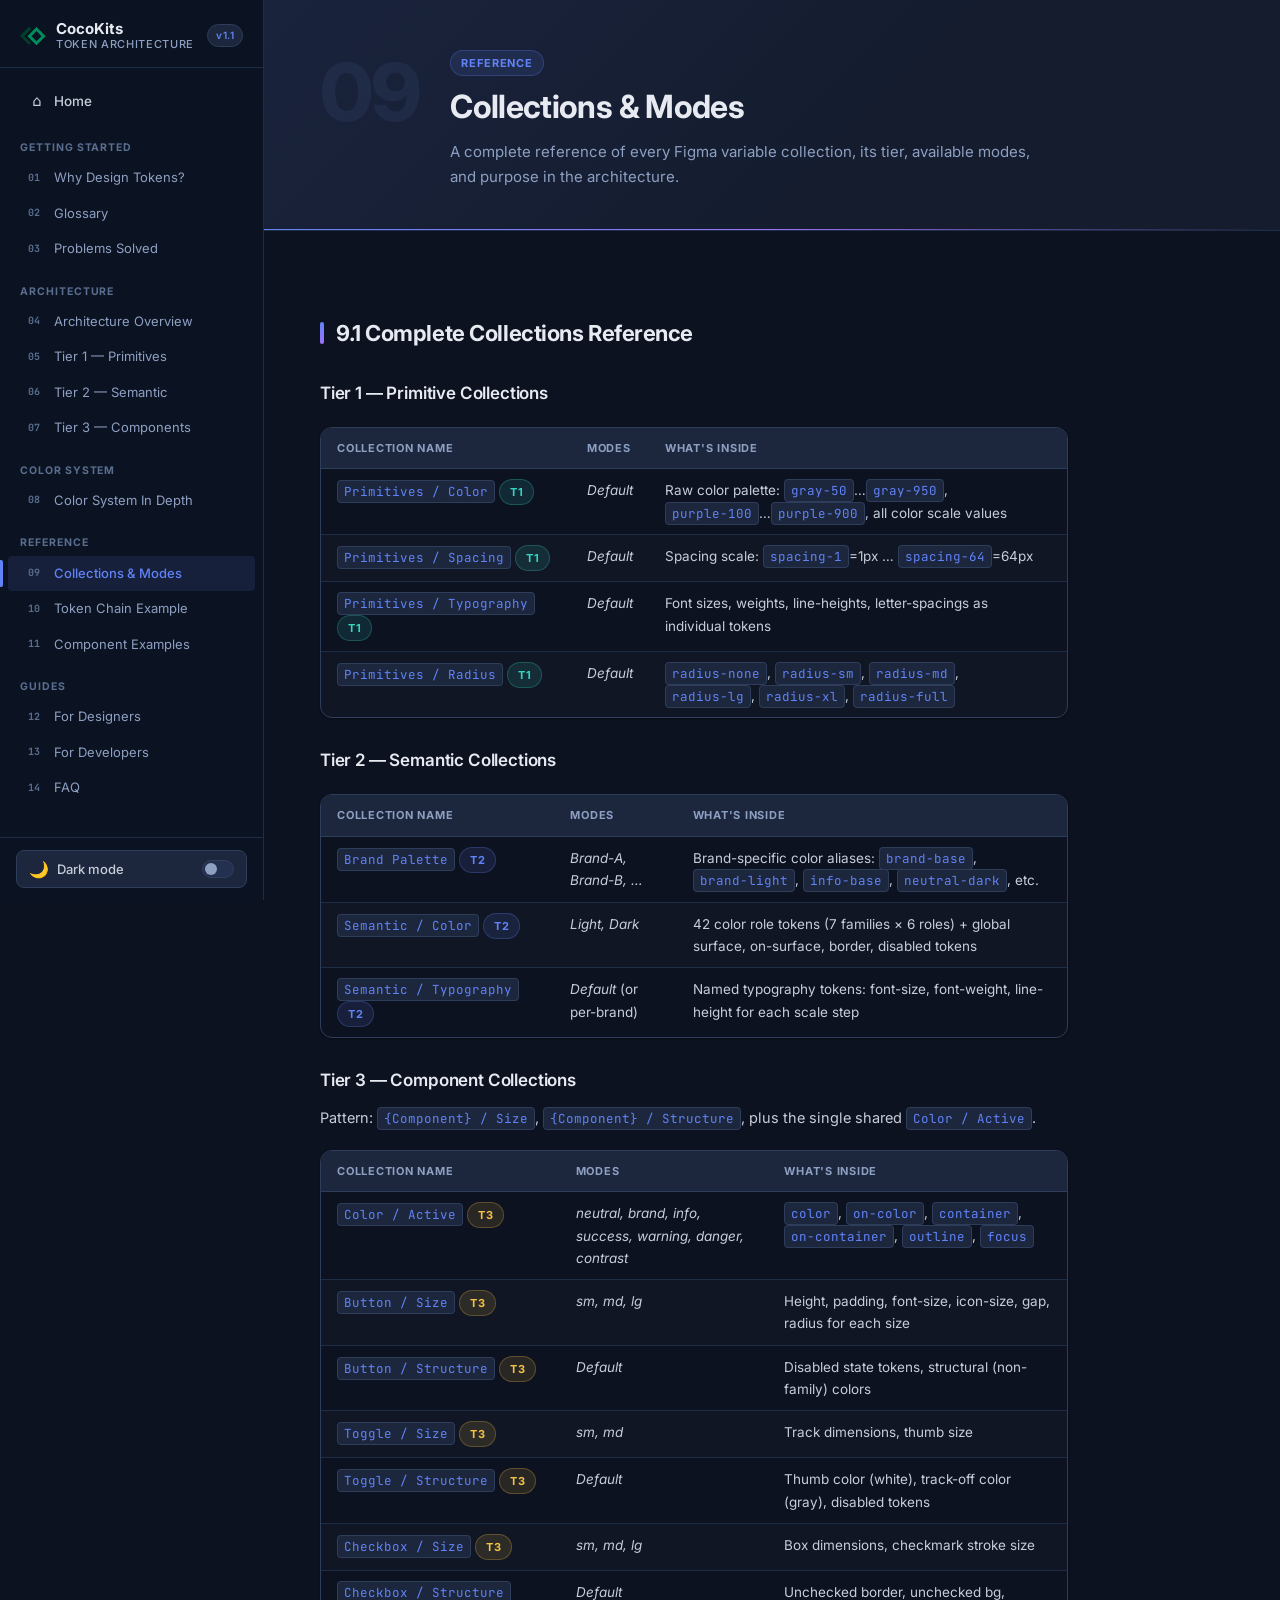
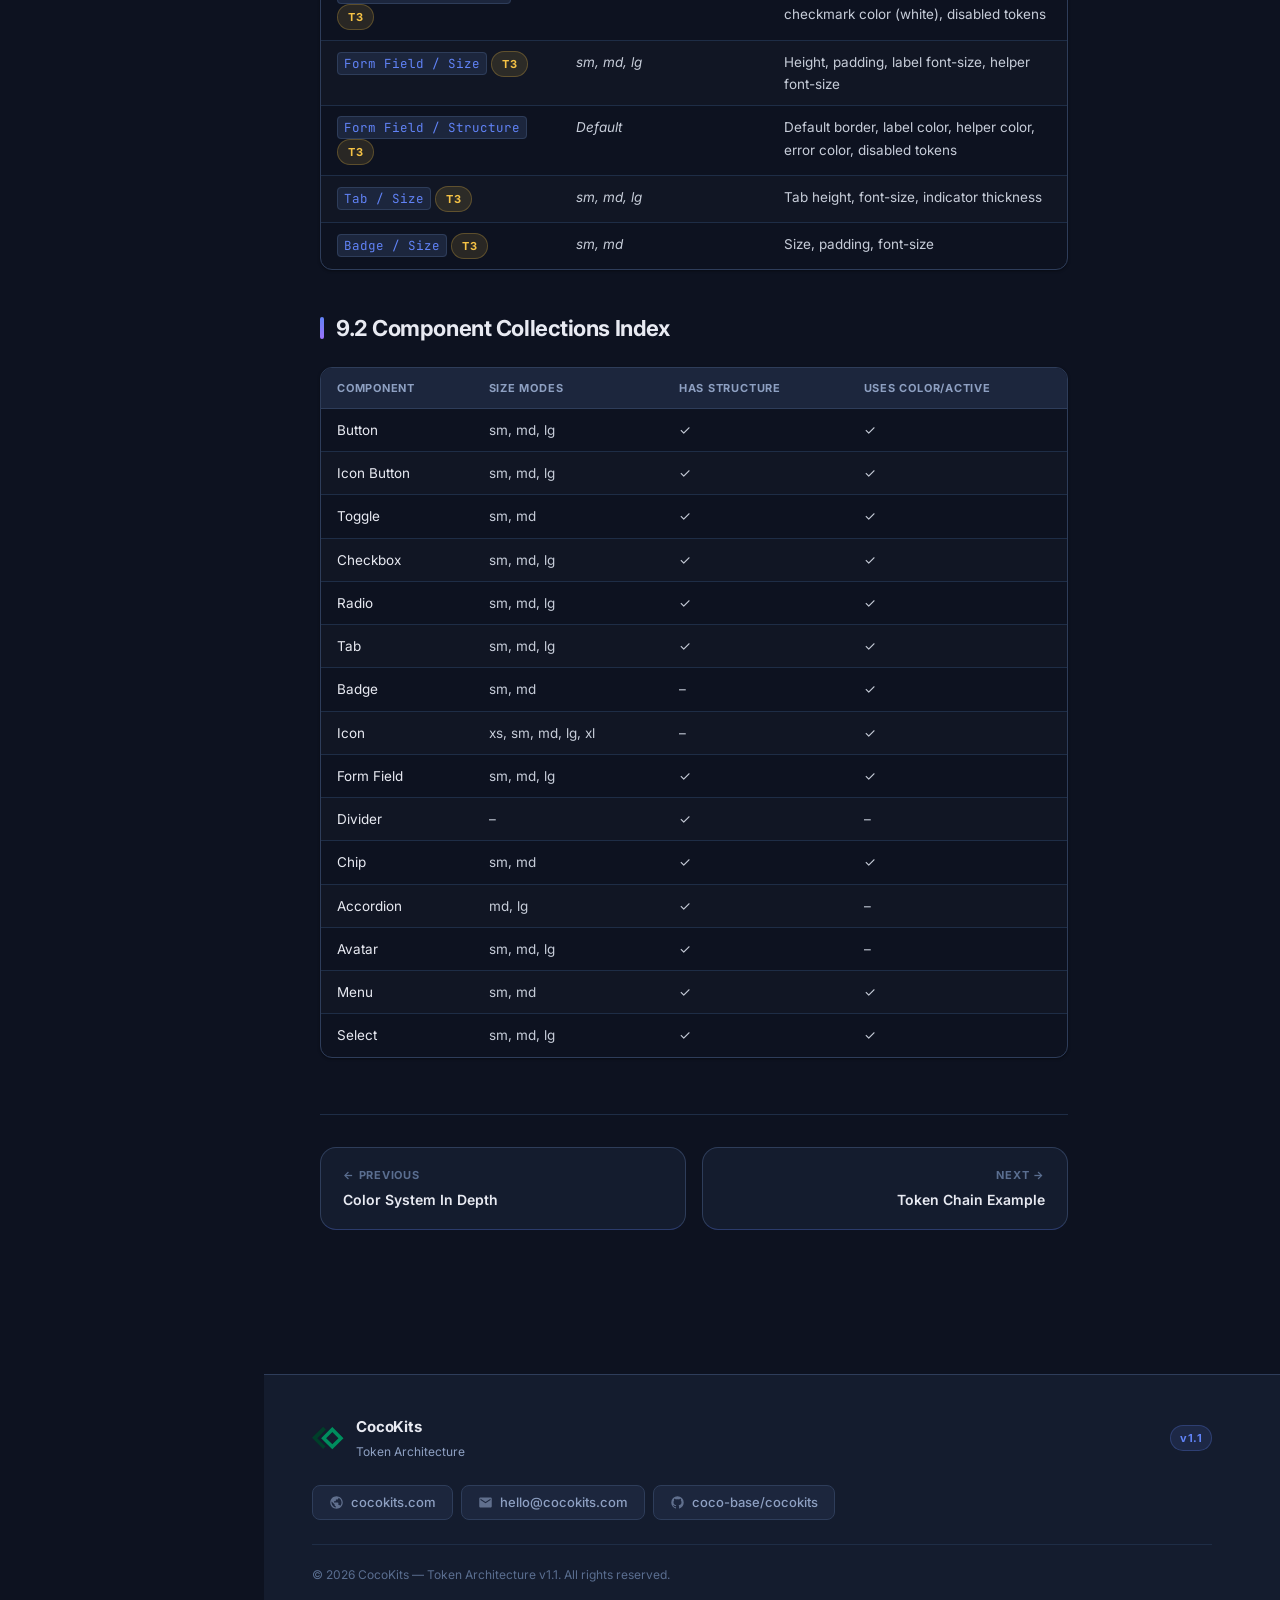
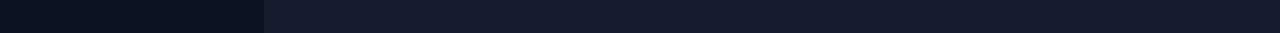
<file: pages/09-collections.html>
<!DOCTYPE html>
<html lang="en" data-theme="dark">
<head>
  <meta charset="UTF-8">
  <meta name="viewport" content="width=device-width, initial-scale=1.0">
  <title>Collections and Modes Reference — CocoKits Token Architecture</title>

  <!-- SEO -->
  <meta name="description" content="Complete reference of all Figma variable collections and their modes across the three-tier architecture, with a full index of all 15 supported components.">
  <meta name="keywords" content="design tokens, CocoKits, design system, CSS custom properties, Figma variables, token architecture, Angular, React, multi-brand theming, dark mode">
  <meta name="robots" content="index, follow">
  <meta name="author" content="CocoKits">

  <!-- Open Graph -->
  <meta property="og:type" content="website">
  <meta property="og:site_name" content="CocoKits Token Architecture">
  <meta property="og:title" content="Collections and Modes Reference — CocoKits Token Architecture">
  <meta property="og:description" content="Complete reference of all Figma variable collections and their modes across the three-tier architecture, with a full index of all 15 supported components.">
  <meta property="og:url" content="https://cocokits.com/token-architecture/pages/09-collections.html">
  <meta property="og:image" content="https://cocokits.com/token-architecture/assets/og-image.png">

  <!-- Twitter Card -->
  <meta name="twitter:card" content="summary_large_image">
  <meta name="twitter:title" content="Collections and Modes Reference — CocoKits Token Architecture">
  <meta name="twitter:description" content="Complete reference of all Figma variable collections and their modes across the three-tier architecture, with a full index of all 15 supported components.">

  <!-- Canonical -->
  <link rel="canonical" href="https://cocokits.com/token-architecture/pages/09-collections.html">

  <!-- Favicon -->
  <link rel="icon" type="image/svg+xml" href="../assets/favicon.svg">
  <link rel="icon" type="image/x-icon" href="../assets/favicon.ico">
  <link rel="apple-touch-icon" sizes="96x96" href="../assets/favicon-96x96.png">

  <link rel="stylesheet" href="../styles/main.css">
</head>
<body>

<div class="scroll-progress" id="scrollProgress"></div>
<div class="sidebar-overlay" id="sidebarOverlay"></div>

<div class="site-wrapper">
  <aside class="sidebar" id="sidebar">
    <a href="../index.html" class="sidebar-logo">
      <span class="logo-mark"><svg width="26" height="20" viewBox="0 0 35 26" fill="none" xmlns="http://www.w3.org/2000/svg"><path d="M15.2141 3.67723L12.184 0.647095L0 12.8311L12.184 25.0151L14.8763 22.3228L5.72245 13.1689L15.2141 3.67723Z" fill="#003F2A"/><path fill-rule="evenodd" clip-rule="evenodd" d="M22.2141 0.984932L10.0301 13.1689L22.2141 25.3529L34.3981 13.1689L22.2141 0.984932ZM22.2141 6.40385L15.4491 13.1689L22.2141 19.934L28.9792 13.1689L22.2141 6.40385Z" fill="#003F2A"/><path fill-rule="evenodd" clip-rule="evenodd" d="M22.2141 0.984932L10.0301 13.1689L22.2141 25.3529L34.3981 13.1689L22.2141 0.984932ZM22.2141 6.40385L15.4491 13.1689L22.2141 19.934L28.9792 13.1689L22.2141 6.40385Z" fill="#008D5E"/></svg></span>
      <div class="logo-text">CocoKits <span>Token Architecture</span></div>
      <span class="logo-version">v1.1</span>
    </a>
    <nav class="sidebar-nav">
      <a href="../index.html" class="nav-home"><span class="nav-icon">⌂</span><span class="nav-label">Home</span></a>
      <div class="nav-group">
        <span class="nav-group-label">Getting Started</span>
        <a href="01-why-tokens.html" class="nav-link"><span class="nav-num">01</span><span class="nav-label">Why Design Tokens?</span></a>
        <a href="02-glossary.html" class="nav-link"><span class="nav-num">02</span><span class="nav-label">Glossary</span></a>
        <a href="03-problems.html" class="nav-link"><span class="nav-num">03</span><span class="nav-label">Problems Solved</span></a>
      </div>
      <div class="nav-group">
        <span class="nav-group-label">Architecture</span>
        <a href="04-overview.html" class="nav-link"><span class="nav-num">04</span><span class="nav-label">Architecture Overview</span></a>
        <a href="05-primitives.html" class="nav-link"><span class="nav-num">05</span><span class="nav-label">Tier 1 — Primitives</span></a>
        <a href="06-semantic.html" class="nav-link"><span class="nav-num">06</span><span class="nav-label">Tier 2 — Semantic</span></a>
        <a href="07-component-tokens.html" class="nav-link"><span class="nav-num">07</span><span class="nav-label">Tier 3 — Components</span></a>
      </div>
      <div class="nav-group">
        <span class="nav-group-label">Color System</span>
        <a href="08-color-system.html" class="nav-link"><span class="nav-num">08</span><span class="nav-label">Color System In Depth</span></a>
      </div>
      <div class="nav-group">
        <span class="nav-group-label">Reference</span>
        <a href="09-collections.html" class="nav-link"><span class="nav-num">09</span><span class="nav-label">Collections &amp; Modes</span></a>
        <a href="10-token-chains.html" class="nav-link"><span class="nav-num">10</span><span class="nav-label">Token Chain Example</span></a>
        <a href="11-examples.html" class="nav-link"><span class="nav-num">11</span><span class="nav-label">Component Examples</span></a>
      </div>
      <div class="nav-group">
        <span class="nav-group-label">Guides</span>
        <a href="12-designers.html" class="nav-link"><span class="nav-num">12</span><span class="nav-label">For Designers</span></a>
        <a href="13-developers.html" class="nav-link"><span class="nav-num">13</span><span class="nav-label">For Developers</span></a>
        <a href="14-faq.html" class="nav-link"><span class="nav-num">14</span><span class="nav-label">FAQ</span></a>
      </div>
    </nav>
    <div class="sidebar-footer">
      <button class="theme-toggle" id="themeToggle">
        <span class="toggle-icon">🌙</span><span class="toggle-label">Dark mode</span>
        <span class="toggle-indicator"></span>
      </button>
    </div>
  </aside>

  <main class="main">
    <div class="page-hero">
      <div class="hero-number">09</div>
      <div class="hero-content">
        <div class="hero-badge">Reference</div>
        <h1>Collections &amp; Modes</h1>
        <p class="hero-desc">A complete reference of every Figma variable collection, its tier, available modes, and purpose in the architecture.</p>
      </div>
    </div>

    <div class="content">

      <h2>9.1 Complete Collections Reference</h2>

      <h3>Tier 1 — Primitive Collections</h3>
      <div class="table-wrap">
        <table>
          <thead>
            <tr><th>Collection Name</th><th>Modes</th><th>What's Inside</th></tr>
          </thead>
          <tbody>
            <tr>
              <td><code>Primitives / Color</code> <span class="tier-badge tier-badge--1">T1</span></td>
              <td><em>Default</em></td>
              <td>Raw color palette: <code>gray-50</code>…<code>gray-950</code>, <code>purple-100</code>…<code>purple-900</code>, all color scale values</td>
            </tr>
            <tr>
              <td><code>Primitives / Spacing</code> <span class="tier-badge tier-badge--1">T1</span></td>
              <td><em>Default</em></td>
              <td>Spacing scale: <code>spacing-1</code>=1px … <code>spacing-64</code>=64px</td>
            </tr>
            <tr>
              <td><code>Primitives / Typography</code> <span class="tier-badge tier-badge--1">T1</span></td>
              <td><em>Default</em></td>
              <td>Font sizes, weights, line-heights, letter-spacings as individual tokens</td>
            </tr>
            <tr>
              <td><code>Primitives / Radius</code> <span class="tier-badge tier-badge--1">T1</span></td>
              <td><em>Default</em></td>
              <td><code>radius-none</code>, <code>radius-sm</code>, <code>radius-md</code>, <code>radius-lg</code>, <code>radius-xl</code>, <code>radius-full</code></td>
            </tr>
          </tbody>
        </table>
      </div>

      <h3>Tier 2 — Semantic Collections</h3>
      <div class="table-wrap">
        <table>
          <thead>
            <tr><th>Collection Name</th><th>Modes</th><th>What's Inside</th></tr>
          </thead>
          <tbody>
            <tr>
              <td><code>Brand Palette</code> <span class="tier-badge tier-badge--2">T2</span></td>
              <td><em>Brand-A, Brand-B, …</em></td>
              <td>Brand-specific color aliases: <code>brand-base</code>, <code>brand-light</code>, <code>info-base</code>, <code>neutral-dark</code>, etc.</td>
            </tr>
            <tr>
              <td><code>Semantic / Color</code> <span class="tier-badge tier-badge--2">T2</span></td>
              <td><em>Light, Dark</em></td>
              <td>42 color role tokens (7 families × 6 roles) + global surface, on-surface, border, disabled tokens</td>
            </tr>
            <tr>
              <td><code>Semantic / Typography</code> <span class="tier-badge tier-badge--2">T2</span></td>
              <td><em>Default</em> (or per-brand)</td>
              <td>Named typography tokens: font-size, font-weight, line-height for each scale step</td>
            </tr>
          </tbody>
        </table>
      </div>

      <h3>Tier 3 — Component Collections</h3>
      <p>Pattern: <code>{Component} / Size</code>, <code>{Component} / Structure</code>, plus the single shared <code>Color / Active</code>.</p>
      <div class="table-wrap">
        <table>
          <thead>
            <tr><th>Collection Name</th><th>Modes</th><th>What's Inside</th></tr>
          </thead>
          <tbody>
            <tr>
              <td><code>Color / Active</code> <span class="tier-badge tier-badge--3">T3</span></td>
              <td><em>neutral, brand, info, success, warning, danger, contrast</em></td>
              <td><code>color</code>, <code>on-color</code>, <code>container</code>, <code>on-container</code>, <code>outline</code>, <code>focus</code></td>
            </tr>
            <tr>
              <td><code>Button / Size</code> <span class="tier-badge tier-badge--3">T3</span></td>
              <td><em>sm, md, lg</em></td>
              <td>Height, padding, font-size, icon-size, gap, radius for each size</td>
            </tr>
            <tr>
              <td><code>Button / Structure</code> <span class="tier-badge tier-badge--3">T3</span></td>
              <td><em>Default</em></td>
              <td>Disabled state tokens, structural (non-family) colors</td>
            </tr>
            <tr>
              <td><code>Toggle / Size</code> <span class="tier-badge tier-badge--3">T3</span></td>
              <td><em>sm, md</em></td>
              <td>Track dimensions, thumb size</td>
            </tr>
            <tr>
              <td><code>Toggle / Structure</code> <span class="tier-badge tier-badge--3">T3</span></td>
              <td><em>Default</em></td>
              <td>Thumb color (white), track-off color (gray), disabled tokens</td>
            </tr>
            <tr>
              <td><code>Checkbox / Size</code> <span class="tier-badge tier-badge--3">T3</span></td>
              <td><em>sm, md, lg</em></td>
              <td>Box dimensions, checkmark stroke size</td>
            </tr>
            <tr>
              <td><code>Checkbox / Structure</code> <span class="tier-badge tier-badge--3">T3</span></td>
              <td><em>Default</em></td>
              <td>Unchecked border, unchecked bg, checkmark color (white), disabled tokens</td>
            </tr>
            <tr>
              <td><code>Form Field / Size</code> <span class="tier-badge tier-badge--3">T3</span></td>
              <td><em>sm, md, lg</em></td>
              <td>Height, padding, label font-size, helper font-size</td>
            </tr>
            <tr>
              <td><code>Form Field / Structure</code> <span class="tier-badge tier-badge--3">T3</span></td>
              <td><em>Default</em></td>
              <td>Default border, label color, helper color, error color, disabled tokens</td>
            </tr>
            <tr>
              <td><code>Tab / Size</code> <span class="tier-badge tier-badge--3">T3</span></td>
              <td><em>sm, md, lg</em></td>
              <td>Tab height, font-size, indicator thickness</td>
            </tr>
            <tr>
              <td><code>Badge / Size</code> <span class="tier-badge tier-badge--3">T3</span></td>
              <td><em>sm, md</em></td>
              <td>Size, padding, font-size</td>
            </tr>
          </tbody>
        </table>
      </div>

      <h2>9.2 Component Collections Index</h2>
      <div class="table-wrap">
        <table>
          <thead>
            <tr><th>Component</th><th>Size Modes</th><th>Has Structure</th><th>Uses Color/Active</th></tr>
          </thead>
          <tbody>
            <tr><td>Button</td><td>sm, md, lg</td><td>✓</td><td>✓</td></tr>
            <tr><td>Icon Button</td><td>sm, md, lg</td><td>✓</td><td>✓</td></tr>
            <tr><td>Toggle</td><td>sm, md</td><td>✓</td><td>✓</td></tr>
            <tr><td>Checkbox</td><td>sm, md, lg</td><td>✓</td><td>✓</td></tr>
            <tr><td>Radio</td><td>sm, md, lg</td><td>✓</td><td>✓</td></tr>
            <tr><td>Tab</td><td>sm, md, lg</td><td>✓</td><td>✓</td></tr>
            <tr><td>Badge</td><td>sm, md</td><td>–</td><td>✓</td></tr>
            <tr><td>Icon</td><td>xs, sm, md, lg, xl</td><td>–</td><td>✓</td></tr>
            <tr><td>Form Field</td><td>sm, md, lg</td><td>✓</td><td>✓</td></tr>
            <tr><td>Divider</td><td>–</td><td>✓</td><td>–</td></tr>
            <tr><td>Chip</td><td>sm, md</td><td>✓</td><td>✓</td></tr>
            <tr><td>Accordion</td><td>md, lg</td><td>✓</td><td>–</td></tr>
            <tr><td>Avatar</td><td>sm, md, lg</td><td>✓</td><td>–</td></tr>
            <tr><td>Menu</td><td>sm, md</td><td>✓</td><td>✓</td></tr>
            <tr><td>Select</td><td>sm, md, lg</td><td>✓</td><td>✓</td></tr>
          </tbody>
        </table>
      </div>

      <div class="page-nav">
        <a href="08-color-system.html" class="page-nav-link page-nav-link--prev">
          <span class="page-nav-direction">← Previous</span>
          <span class="page-nav-label">Color System In Depth</span>
        </a>
        <a href="10-token-chains.html" class="page-nav-link page-nav-link--next">
          <span class="page-nav-direction">Next →</span>
          <span class="page-nav-label">Token Chain Example</span>
        </a>
      </div>
    </div>
    <footer class="site-footer">
      <div class="footer-inner">
        <div class="footer-brand">
          <span class="footer-logo-mark"><svg width="32" height="24" viewBox="0 0 35 26" fill="none" xmlns="http://www.w3.org/2000/svg"><path d="M15.2141 3.67723L12.184 0.647095L0 12.8311L12.184 25.0151L14.8763 22.3228L5.72245 13.1689L15.2141 3.67723Z" fill="#003F2A"/><path fill-rule="evenodd" clip-rule="evenodd" d="M22.2141 0.984932L10.0301 13.1689L22.2141 25.3529L34.3981 13.1689L22.2141 0.984932ZM22.2141 6.40385L15.4491 13.1689L22.2141 19.934L28.9792 13.1689L22.2141 6.40385Z" fill="#003F2A"/><path fill-rule="evenodd" clip-rule="evenodd" d="M22.2141 0.984932L10.0301 13.1689L22.2141 25.3529L34.3981 13.1689L22.2141 0.984932ZM22.2141 6.40385L15.4491 13.1689L22.2141 19.934L28.9792 13.1689L22.2141 6.40385Z" fill="#008D5E"/></svg></span>
          <div class="footer-brand-text">
            <span class="footer-brand-name">CocoKits</span>
            <span class="footer-tagline">Token Architecture</span>
          </div>
          <span class="footer-version">v1.1</span>
        </div>
        <nav class="footer-links">
          <a href="https://cocokits.com" class="footer-link" target="_blank" rel="noopener">
            <svg class="footer-link-icon" width="15" height="15" viewBox="0 0 24 24" fill="currentColor"><path d="M12 2C6.48 2 2 6.48 2 12s4.48 10 10 10 10-4.48 10-10S17.52 2 12 2zm-1 17.93c-3.95-.49-7-3.85-7-7.93 0-.62.08-1.21.21-1.79L9 15v1c0 1.1.9 2 2 2v1.93zm6.9-2.54c-.26-.81-1-1.39-1.9-1.39h-1v-3c0-.55-.45-1-1-1H8v-2h2c.55 0 1-.45 1-1V7h2c1.1 0 2-.9 2-2v-.41c2.93 1.19 5 4.06 5 7.41 0 2.08-.8 3.97-2.1 5.39z"/></svg>
            <span>cocokits.com</span>
          </a>
          <a href="mailto:hello@cocokits.com" class="footer-link">
            <svg class="footer-link-icon" width="15" height="15" viewBox="0 0 24 24" fill="currentColor"><path d="M20 4H4c-1.1 0-2 .9-2 2v12c0 1.1.9 2 2 2h16c1.1 0 2-.9 2-2V6c0-1.1-.9-2-2-2zm0 4l-8 5-8-5V6l8 5 8-5v2z"/></svg>
            <span>hello@cocokits.com</span>
          </a>
          <a href="https://github.com/coco-base/cocokits" class="footer-link" target="_blank" rel="noopener">
            <svg class="footer-link-icon" width="15" height="15" viewBox="0 0 24 24" fill="currentColor"><path d="M12 2A10 10 0 0 0 2 12c0 4.42 2.87 8.17 6.84 9.5.5.08.66-.23.66-.5v-1.69c-2.77.6-3.36-1.34-3.36-1.34-.46-1.16-1.11-1.47-1.11-1.47-.91-.62.07-.6.07-.6 1 .07 1.53 1.03 1.53 1.03.87 1.52 2.34 1.07 2.91.83.09-.65.35-1.09.63-1.34-2.22-.25-4.55-1.11-4.55-4.92 0-1.11.38-2 1.03-2.71-.1-.25-.45-1.29.1-2.64 0 0 .84-.27 2.75 1.02.79-.22 1.65-.33 2.5-.33.85 0 1.71.11 2.5.33 1.91-1.29 2.75-1.02 2.75-1.02.55 1.35.2 2.39.1 2.64.65.71 1.03 1.6 1.03 2.71 0 3.82-2.34 4.66-4.57 4.91.36.31.69.92.69 1.85V21c0 .27.16.59.67.5C19.14 20.16 22 16.42 22 12A10 10 0 0 0 12 2z"/></svg>
            <span>coco-base/cocokits</span>
          </a>
        </nav>
        <p class="footer-copy">&copy; 2026 CocoKits &mdash; Token Architecture v1.1. All rights reserved.</p>
      </div>
    </footer>
  </main>
</div>

<button class="sidebar-toggle" id="sidebarToggle">☰</button>
<script src="../js/main.js"></script>
</body>
</html>
</file>
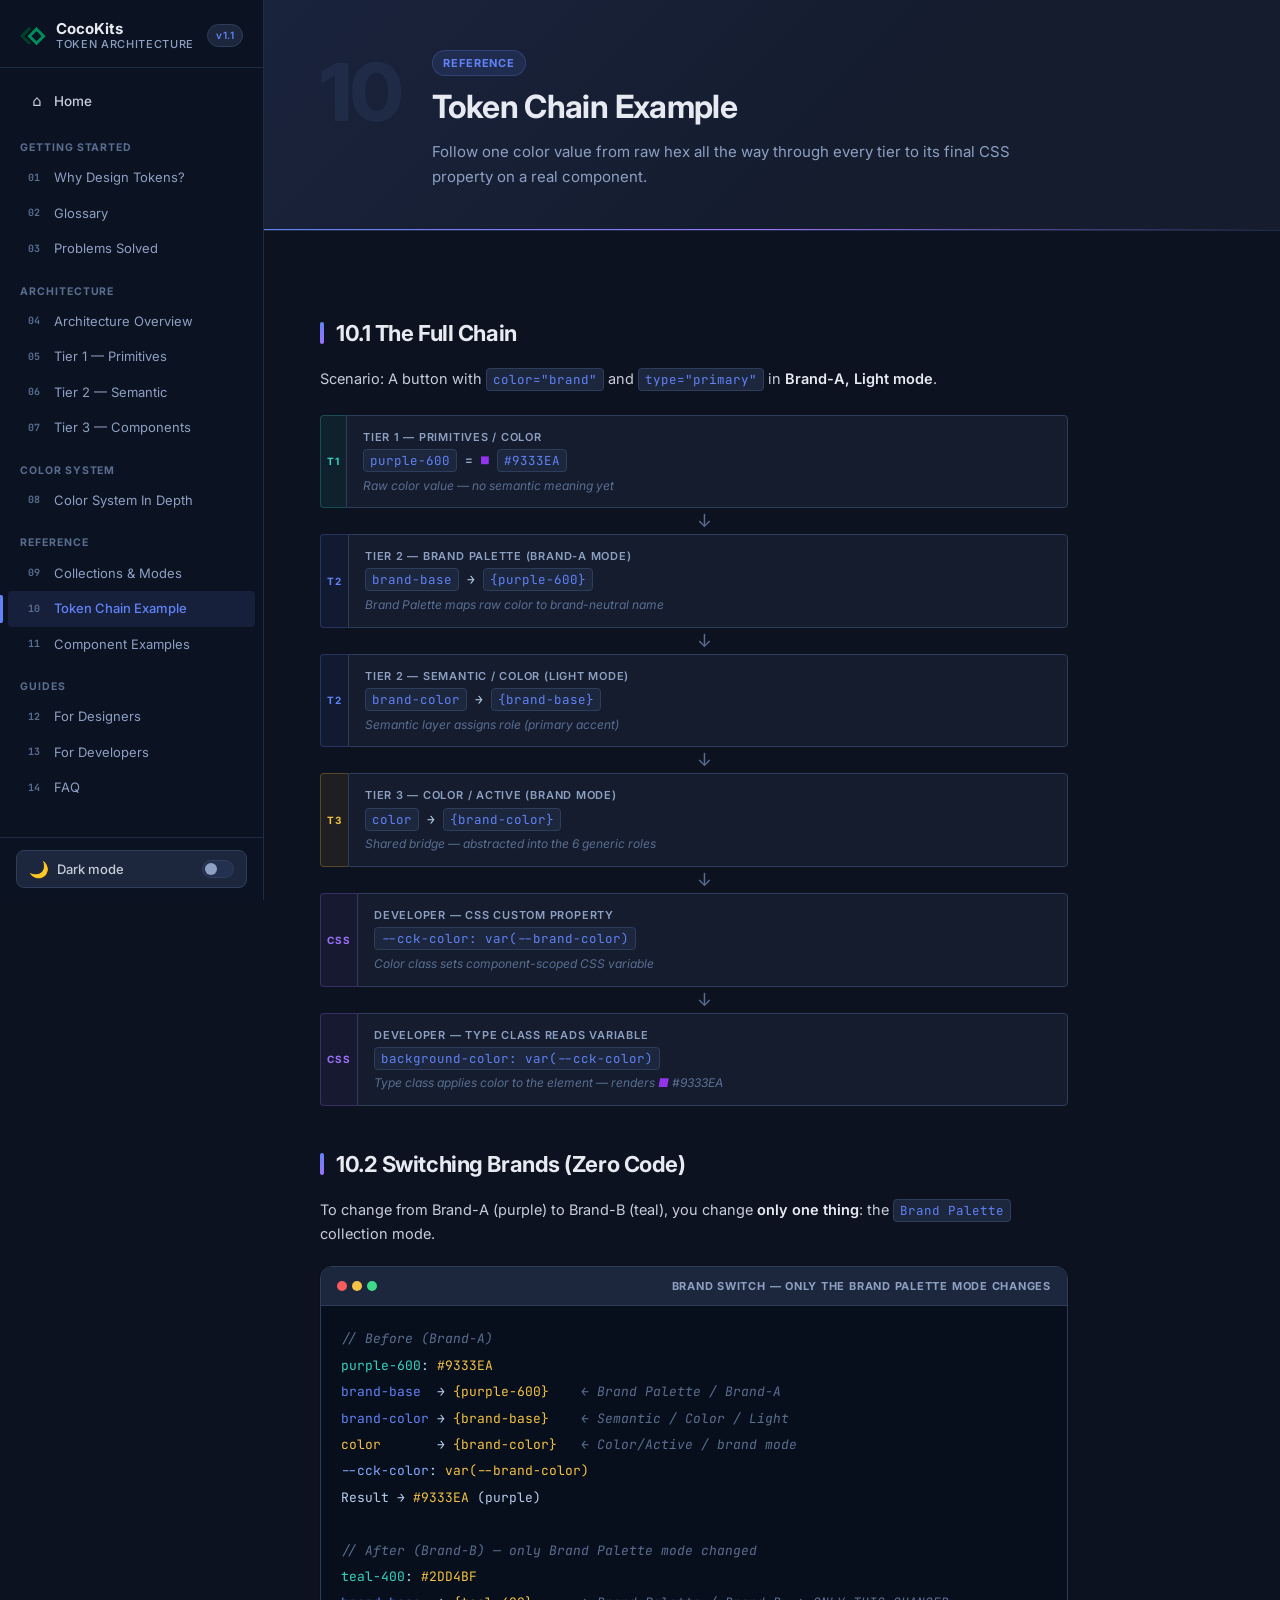
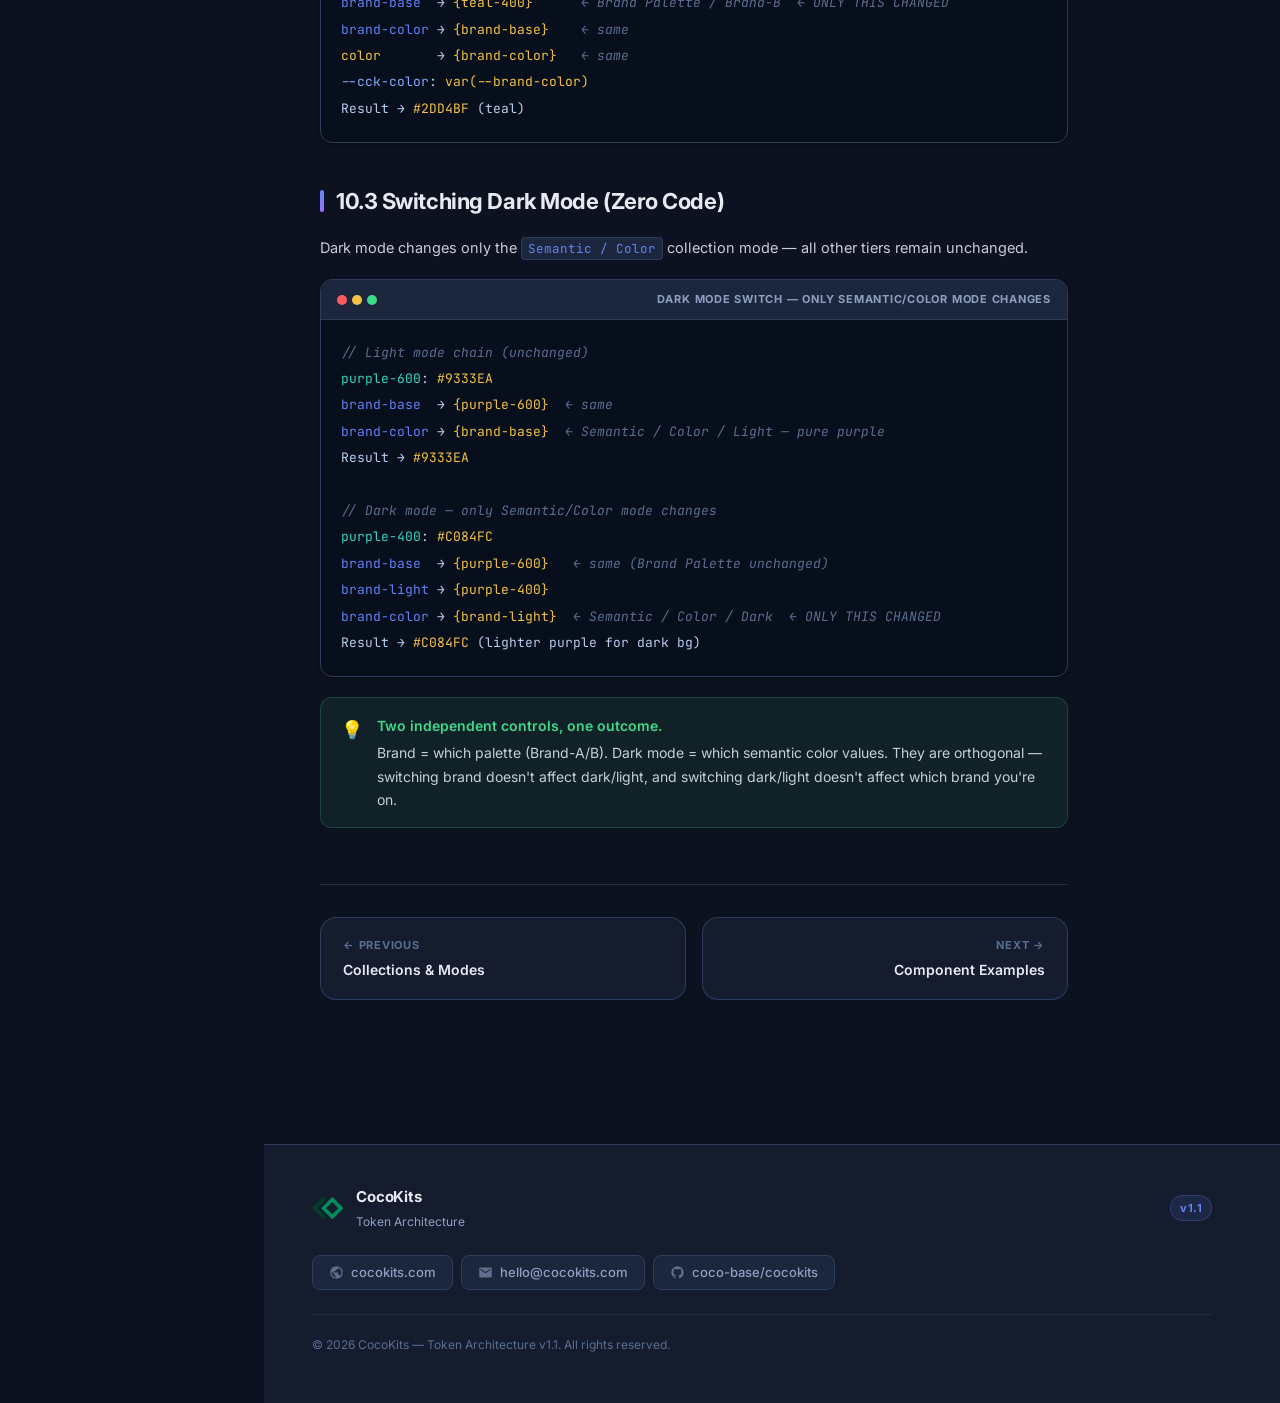
<file: pages/10-token-chains.html>
<!DOCTYPE html>
<html lang="en" data-theme="dark">
<head>
  <meta charset="UTF-8">
  <meta name="viewport" content="width=device-width, initial-scale=1.0">
  <title>Token Chain Example — CocoKits Token Architecture</title>

  <!-- SEO -->
  <meta name="description" content="Trace a complete token chain from raw hex value through Primitives, Brand Palette, Semantic Color, and Component tokens to a rendered button in the browser.">
  <meta name="keywords" content="design tokens, CocoKits, design system, CSS custom properties, Figma variables, token architecture, Angular, React, multi-brand theming, dark mode">
  <meta name="robots" content="index, follow">
  <meta name="author" content="CocoKits">

  <!-- Open Graph -->
  <meta property="og:type" content="website">
  <meta property="og:site_name" content="CocoKits Token Architecture">
  <meta property="og:title" content="Token Chain Example — CocoKits Token Architecture">
  <meta property="og:description" content="Trace a complete token chain from raw hex value through Primitives, Brand Palette, Semantic Color, and Component tokens to a rendered button in the browser.">
  <meta property="og:url" content="https://cocokits.com/token-architecture/pages/10-token-chains.html">
  <meta property="og:image" content="https://cocokits.com/token-architecture/assets/og-image.png">

  <!-- Twitter Card -->
  <meta name="twitter:card" content="summary_large_image">
  <meta name="twitter:title" content="Token Chain Example — CocoKits Token Architecture">
  <meta name="twitter:description" content="Trace a complete token chain from raw hex value through Primitives, Brand Palette, Semantic Color, and Component tokens to a rendered button in the browser.">

  <!-- Canonical -->
  <link rel="canonical" href="https://cocokits.com/token-architecture/pages/10-token-chains.html">

  <!-- Favicon -->
  <link rel="icon" type="image/svg+xml" href="../assets/favicon.svg">
  <link rel="icon" type="image/x-icon" href="../assets/favicon.ico">
  <link rel="apple-touch-icon" sizes="96x96" href="../assets/favicon-96x96.png">

  <link rel="stylesheet" href="../styles/main.css">
</head>
<body>

<div class="scroll-progress" id="scrollProgress"></div>
<div class="sidebar-overlay" id="sidebarOverlay"></div>

<div class="site-wrapper">
  <aside class="sidebar" id="sidebar">
    <a href="../index.html" class="sidebar-logo">
      <span class="logo-mark"><svg width="26" height="20" viewBox="0 0 35 26" fill="none" xmlns="http://www.w3.org/2000/svg"><path d="M15.2141 3.67723L12.184 0.647095L0 12.8311L12.184 25.0151L14.8763 22.3228L5.72245 13.1689L15.2141 3.67723Z" fill="#003F2A"/><path fill-rule="evenodd" clip-rule="evenodd" d="M22.2141 0.984932L10.0301 13.1689L22.2141 25.3529L34.3981 13.1689L22.2141 0.984932ZM22.2141 6.40385L15.4491 13.1689L22.2141 19.934L28.9792 13.1689L22.2141 6.40385Z" fill="#003F2A"/><path fill-rule="evenodd" clip-rule="evenodd" d="M22.2141 0.984932L10.0301 13.1689L22.2141 25.3529L34.3981 13.1689L22.2141 0.984932ZM22.2141 6.40385L15.4491 13.1689L22.2141 19.934L28.9792 13.1689L22.2141 6.40385Z" fill="#008D5E"/></svg></span>
      <div class="logo-text">CocoKits <span>Token Architecture</span></div>
      <span class="logo-version">v1.1</span>
    </a>
    <nav class="sidebar-nav">
      <a href="../index.html" class="nav-home"><span class="nav-icon">⌂</span><span class="nav-label">Home</span></a>
      <div class="nav-group">
        <span class="nav-group-label">Getting Started</span>
        <a href="01-why-tokens.html" class="nav-link"><span class="nav-num">01</span><span class="nav-label">Why Design Tokens?</span></a>
        <a href="02-glossary.html" class="nav-link"><span class="nav-num">02</span><span class="nav-label">Glossary</span></a>
        <a href="03-problems.html" class="nav-link"><span class="nav-num">03</span><span class="nav-label">Problems Solved</span></a>
      </div>
      <div class="nav-group">
        <span class="nav-group-label">Architecture</span>
        <a href="04-overview.html" class="nav-link"><span class="nav-num">04</span><span class="nav-label">Architecture Overview</span></a>
        <a href="05-primitives.html" class="nav-link"><span class="nav-num">05</span><span class="nav-label">Tier 1 — Primitives</span></a>
        <a href="06-semantic.html" class="nav-link"><span class="nav-num">06</span><span class="nav-label">Tier 2 — Semantic</span></a>
        <a href="07-component-tokens.html" class="nav-link"><span class="nav-num">07</span><span class="nav-label">Tier 3 — Components</span></a>
      </div>
      <div class="nav-group">
        <span class="nav-group-label">Color System</span>
        <a href="08-color-system.html" class="nav-link"><span class="nav-num">08</span><span class="nav-label">Color System In Depth</span></a>
      </div>
      <div class="nav-group">
        <span class="nav-group-label">Reference</span>
        <a href="09-collections.html" class="nav-link"><span class="nav-num">09</span><span class="nav-label">Collections &amp; Modes</span></a>
        <a href="10-token-chains.html" class="nav-link"><span class="nav-num">10</span><span class="nav-label">Token Chain Example</span></a>
        <a href="11-examples.html" class="nav-link"><span class="nav-num">11</span><span class="nav-label">Component Examples</span></a>
      </div>
      <div class="nav-group">
        <span class="nav-group-label">Guides</span>
        <a href="12-designers.html" class="nav-link"><span class="nav-num">12</span><span class="nav-label">For Designers</span></a>
        <a href="13-developers.html" class="nav-link"><span class="nav-num">13</span><span class="nav-label">For Developers</span></a>
        <a href="14-faq.html" class="nav-link"><span class="nav-num">14</span><span class="nav-label">FAQ</span></a>
      </div>
    </nav>
    <div class="sidebar-footer">
      <button class="theme-toggle" id="themeToggle">
        <span class="toggle-icon">🌙</span><span class="toggle-label">Dark mode</span>
        <span class="toggle-indicator"></span>
      </button>
    </div>
  </aside>

  <main class="main">
    <div class="page-hero">
      <div class="hero-number">10</div>
      <div class="hero-content">
        <div class="hero-badge">Reference</div>
        <h1>Token Chain Example</h1>
        <p class="hero-desc">Follow one color value from raw hex all the way through every tier to its final CSS property on a real component.</p>
      </div>
    </div>

    <div class="content">

      <h2>10.1 The Full Chain</h2>
      <p>Scenario: A button with <code>color="brand"</code> and <code>type="primary"</code> in <strong>Brand-A, Light mode</strong>.</p>

      <div class="chain">
        <div class="chain-step">
          <div class="chain-tier chain-tier--1">T1</div>
          <div class="chain-body">
            <div class="chain-label">Tier 1 — Primitives / Color</div>
            <div class="chain-token"><code>purple-600</code> = <span style="color:#9333ea">■</span> <code>#9333EA</code></div>
            <div class="chain-note">Raw color value — no semantic meaning yet</div>
          </div>
        </div>
        <div class="chain-arrow">↓</div>
        <div class="chain-step">
          <div class="chain-tier chain-tier--2">T2</div>
          <div class="chain-body">
            <div class="chain-label">Tier 2 — Brand Palette (Brand-A mode)</div>
            <div class="chain-token"><code>brand-base</code> → <code>{purple-600}</code></div>
            <div class="chain-note">Brand Palette maps raw color to brand-neutral name</div>
          </div>
        </div>
        <div class="chain-arrow">↓</div>
        <div class="chain-step">
          <div class="chain-tier chain-tier--2">T2</div>
          <div class="chain-body">
            <div class="chain-label">Tier 2 — Semantic / Color (Light mode)</div>
            <div class="chain-token"><code>brand-color</code> → <code>{brand-base}</code></div>
            <div class="chain-note">Semantic layer assigns role (primary accent)</div>
          </div>
        </div>
        <div class="chain-arrow">↓</div>
        <div class="chain-step">
          <div class="chain-tier chain-tier--3">T3</div>
          <div class="chain-body">
            <div class="chain-label">Tier 3 — Color / Active (brand mode)</div>
            <div class="chain-token"><code>color</code> → <code>{brand-color}</code></div>
            <div class="chain-note">Shared bridge — abstracted into the 6 generic roles</div>
          </div>
        </div>
        <div class="chain-arrow">↓</div>
        <div class="chain-step chain-step--css">
          <div class="chain-tier chain-tier--css">CSS</div>
          <div class="chain-body">
            <div class="chain-label">Developer — CSS custom property</div>
            <div class="chain-token"><code>--cck-color: var(--brand-color)</code></div>
            <div class="chain-note">Color class sets component-scoped CSS variable</div>
          </div>
        </div>
        <div class="chain-arrow">↓</div>
        <div class="chain-step chain-step--css">
          <div class="chain-tier chain-tier--css">CSS</div>
          <div class="chain-body">
            <div class="chain-label">Developer — Type class reads variable</div>
            <div class="chain-token"><code>background-color: var(--cck-color)</code></div>
            <div class="chain-note">Type class applies color to the element — renders <span style="color:#9333ea">■</span> #9333EA</div>
          </div>
        </div>
      </div>

      <h2>10.2 Switching Brands (Zero Code)</h2>
      <p>To change from Brand-A (purple) to Brand-B (teal), you change <strong>only one thing</strong>: the <code>Brand Palette</code> collection mode.</p>

      <div class="code-block">
        <div class="code-header">
          <div class="code-dots"><span class="code-dot dot-red"></span><span class="code-dot dot-amber"></span><span class="code-dot dot-green"></span></div>
          <span class="code-lang">Brand switch — only the Brand Palette mode changes</span>
        </div>
        <pre><code><span class="s-comment">// Before (Brand-A)</span>
<span class="s-tier1">purple-600</span>: <span class="s-value">#9333EA</span>
<span class="s-tier2">brand-base</span>  → <span class="s-value">{purple-600}</span>    <span class="s-comment">← Brand Palette / Brand-A</span>
<span class="s-tier2">brand-color</span> → <span class="s-value">{brand-base}</span>    <span class="s-comment">← Semantic / Color / Light</span>
<span class="s-tier3">color</span>       → <span class="s-value">{brand-color}</span>   <span class="s-comment">← Color/Active / brand mode</span>
<span class="s-prop">--cck-color</span>: <span class="s-value">var(--brand-color)</span>
Result → <span class="s-value">#9333EA</span> (purple)

<span class="s-comment">// After (Brand-B) — only Brand Palette mode changed</span>
<span class="s-tier1">teal-400</span>: <span class="s-value">#2DD4BF</span>
<span class="s-tier2">brand-base</span>  → <span class="s-value">{teal-400}</span>      <span class="s-comment">← Brand Palette / Brand-B  ← ONLY THIS CHANGED</span>
<span class="s-tier2">brand-color</span> → <span class="s-value">{brand-base}</span>    <span class="s-comment">← same</span>
<span class="s-tier3">color</span>       → <span class="s-value">{brand-color}</span>   <span class="s-comment">← same</span>
<span class="s-prop">--cck-color</span>: <span class="s-value">var(--brand-color)</span>
Result → <span class="s-value">#2DD4BF</span> (teal)</code></pre>
      </div>

      <h2>10.3 Switching Dark Mode (Zero Code)</h2>
      <p>Dark mode changes only the <code>Semantic / Color</code> collection mode — all other tiers remain unchanged.</p>

      <div class="code-block">
        <div class="code-header">
          <div class="code-dots"><span class="code-dot dot-red"></span><span class="code-dot dot-amber"></span><span class="code-dot dot-green"></span></div>
          <span class="code-lang">Dark mode switch — only Semantic/Color mode changes</span>
        </div>
        <pre><code><span class="s-comment">// Light mode chain (unchanged)</span>
<span class="s-tier1">purple-600</span>: <span class="s-value">#9333EA</span>
<span class="s-tier2">brand-base</span>  → <span class="s-value">{purple-600}</span>  <span class="s-comment">← same</span>
<span class="s-tier2">brand-color</span> → <span class="s-value">{brand-base}</span>  <span class="s-comment">← Semantic / Color / Light — pure purple</span>
Result → <span class="s-value">#9333EA</span>

<span class="s-comment">// Dark mode — only Semantic/Color mode changes</span>
<span class="s-tier1">purple-400</span>: <span class="s-value">#C084FC</span>
<span class="s-tier2">brand-base</span>  → <span class="s-value">{purple-600}</span>   <span class="s-comment">← same (Brand Palette unchanged)</span>
<span class="s-tier2">brand-light</span> → <span class="s-value">{purple-400}</span>
<span class="s-tier2">brand-color</span> → <span class="s-value">{brand-light}</span>  <span class="s-comment">← Semantic / Color / Dark  ← ONLY THIS CHANGED</span>
Result → <span class="s-value">#C084FC</span> (lighter purple for dark bg)</code></pre>
      </div>

      <div class="callout callout--tip">
        <span class="callout-icon">💡</span>
        <div class="callout-body">
          <strong>Two independent controls, one outcome.</strong>
          Brand = which palette (Brand-A/B). Dark mode = which semantic color values. They are orthogonal — switching brand doesn't affect dark/light, and switching dark/light doesn't affect which brand you're on.
        </div>
      </div>

      <div class="page-nav">
        <a href="09-collections.html" class="page-nav-link page-nav-link--prev">
          <span class="page-nav-direction">← Previous</span>
          <span class="page-nav-label">Collections &amp; Modes</span>
        </a>
        <a href="11-examples.html" class="page-nav-link page-nav-link--next">
          <span class="page-nav-direction">Next →</span>
          <span class="page-nav-label">Component Examples</span>
        </a>
      </div>
    </div>
    <footer class="site-footer">
      <div class="footer-inner">
        <div class="footer-brand">
          <span class="footer-logo-mark"><svg width="32" height="24" viewBox="0 0 35 26" fill="none" xmlns="http://www.w3.org/2000/svg"><path d="M15.2141 3.67723L12.184 0.647095L0 12.8311L12.184 25.0151L14.8763 22.3228L5.72245 13.1689L15.2141 3.67723Z" fill="#003F2A"/><path fill-rule="evenodd" clip-rule="evenodd" d="M22.2141 0.984932L10.0301 13.1689L22.2141 25.3529L34.3981 13.1689L22.2141 0.984932ZM22.2141 6.40385L15.4491 13.1689L22.2141 19.934L28.9792 13.1689L22.2141 6.40385Z" fill="#003F2A"/><path fill-rule="evenodd" clip-rule="evenodd" d="M22.2141 0.984932L10.0301 13.1689L22.2141 25.3529L34.3981 13.1689L22.2141 0.984932ZM22.2141 6.40385L15.4491 13.1689L22.2141 19.934L28.9792 13.1689L22.2141 6.40385Z" fill="#008D5E"/></svg></span>
          <div class="footer-brand-text">
            <span class="footer-brand-name">CocoKits</span>
            <span class="footer-tagline">Token Architecture</span>
          </div>
          <span class="footer-version">v1.1</span>
        </div>
        <nav class="footer-links">
          <a href="https://cocokits.com" class="footer-link" target="_blank" rel="noopener">
            <svg class="footer-link-icon" width="15" height="15" viewBox="0 0 24 24" fill="currentColor"><path d="M12 2C6.48 2 2 6.48 2 12s4.48 10 10 10 10-4.48 10-10S17.52 2 12 2zm-1 17.93c-3.95-.49-7-3.85-7-7.93 0-.62.08-1.21.21-1.79L9 15v1c0 1.1.9 2 2 2v1.93zm6.9-2.54c-.26-.81-1-1.39-1.9-1.39h-1v-3c0-.55-.45-1-1-1H8v-2h2c.55 0 1-.45 1-1V7h2c1.1 0 2-.9 2-2v-.41c2.93 1.19 5 4.06 5 7.41 0 2.08-.8 3.97-2.1 5.39z"/></svg>
            <span>cocokits.com</span>
          </a>
          <a href="mailto:hello@cocokits.com" class="footer-link">
            <svg class="footer-link-icon" width="15" height="15" viewBox="0 0 24 24" fill="currentColor"><path d="M20 4H4c-1.1 0-2 .9-2 2v12c0 1.1.9 2 2 2h16c1.1 0 2-.9 2-2V6c0-1.1-.9-2-2-2zm0 4l-8 5-8-5V6l8 5 8-5v2z"/></svg>
            <span>hello@cocokits.com</span>
          </a>
          <a href="https://github.com/coco-base/cocokits" class="footer-link" target="_blank" rel="noopener">
            <svg class="footer-link-icon" width="15" height="15" viewBox="0 0 24 24" fill="currentColor"><path d="M12 2A10 10 0 0 0 2 12c0 4.42 2.87 8.17 6.84 9.5.5.08.66-.23.66-.5v-1.69c-2.77.6-3.36-1.34-3.36-1.34-.46-1.16-1.11-1.47-1.11-1.47-.91-.62.07-.6.07-.6 1 .07 1.53 1.03 1.53 1.03.87 1.52 2.34 1.07 2.91.83.09-.65.35-1.09.63-1.34-2.22-.25-4.55-1.11-4.55-4.92 0-1.11.38-2 1.03-2.71-.1-.25-.45-1.29.1-2.64 0 0 .84-.27 2.75 1.02.79-.22 1.65-.33 2.5-.33.85 0 1.71.11 2.5.33 1.91-1.29 2.75-1.02 2.75-1.02.55 1.35.2 2.39.1 2.64.65.71 1.03 1.6 1.03 2.71 0 3.82-2.34 4.66-4.57 4.91.36.31.69.92.69 1.85V21c0 .27.16.59.67.5C19.14 20.16 22 16.42 22 12A10 10 0 0 0 12 2z"/></svg>
            <span>coco-base/cocokits</span>
          </a>
        </nav>
        <p class="footer-copy">&copy; 2026 CocoKits &mdash; Token Architecture v1.1. All rights reserved.</p>
      </div>
    </footer>
  </main>
</div>

<button class="sidebar-toggle" id="sidebarToggle">☰</button>
<script src="../js/main.js"></script>
</body>
</html>
</file>
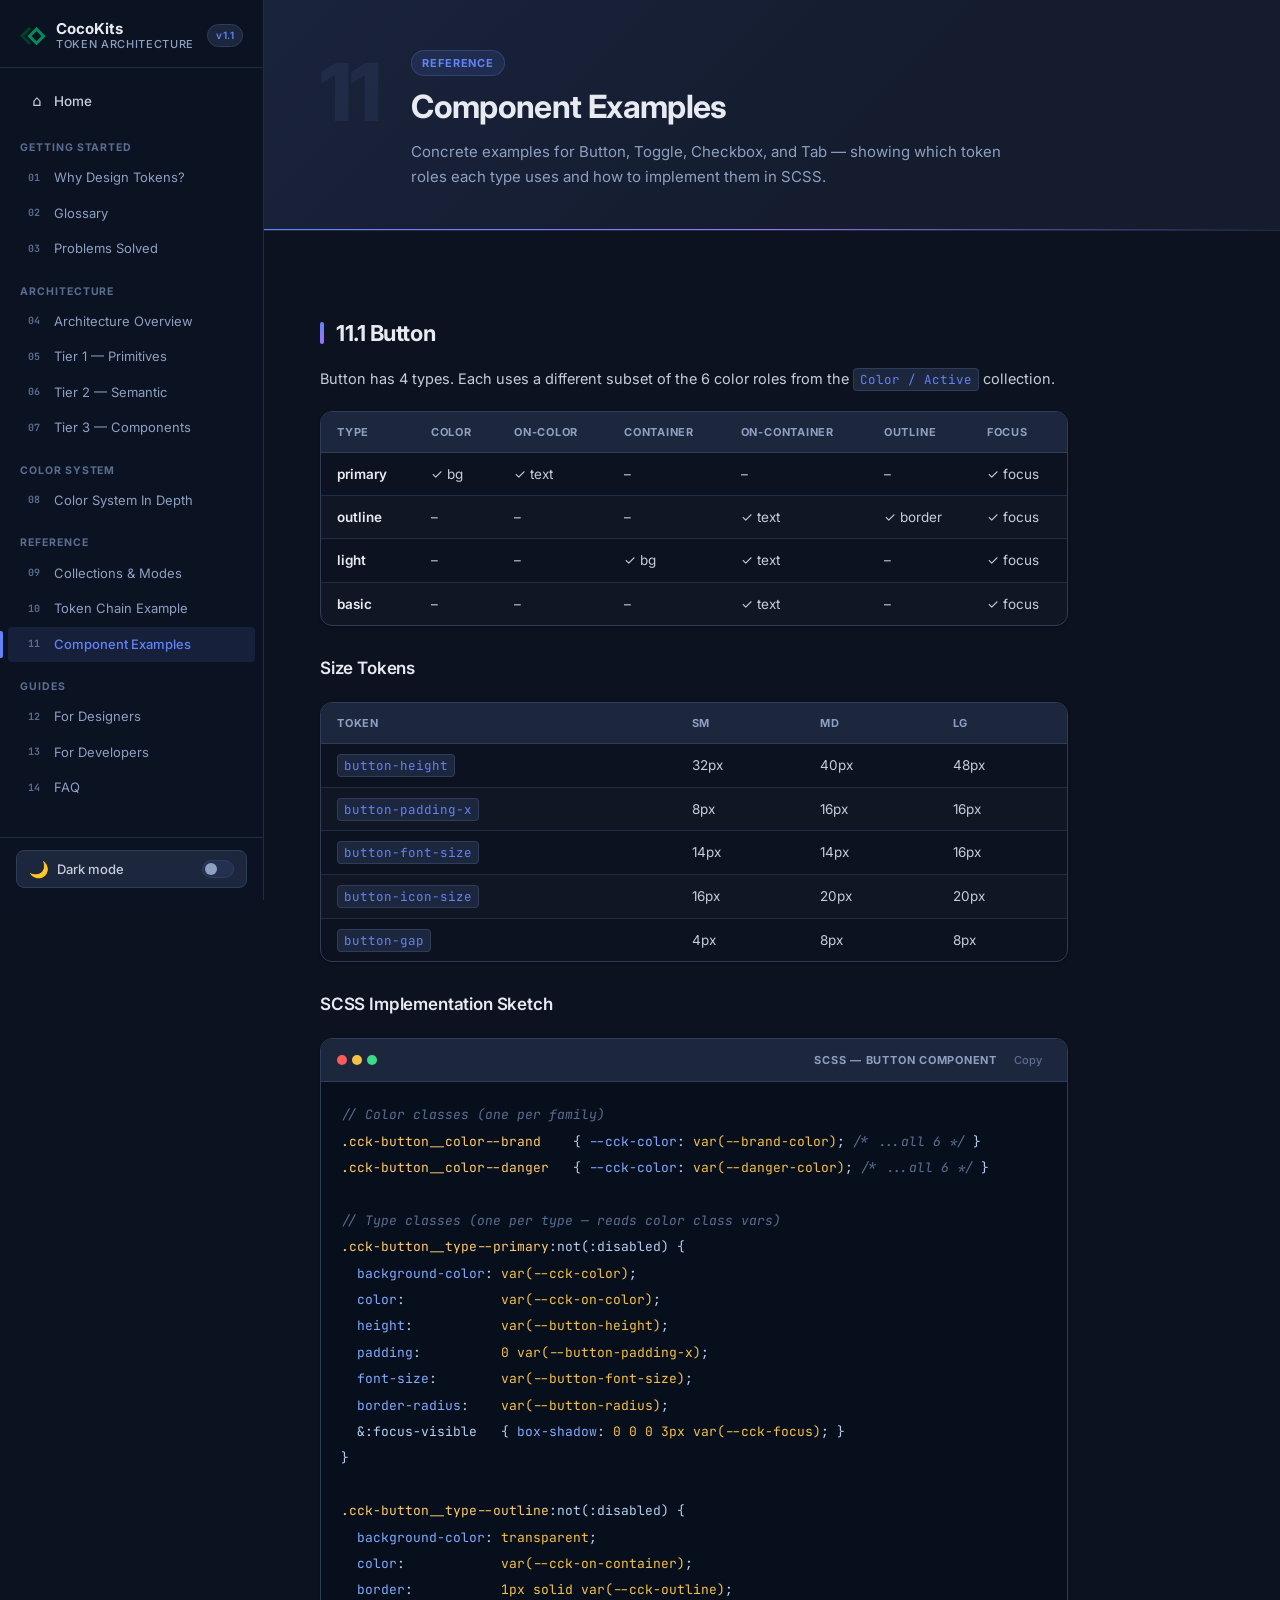
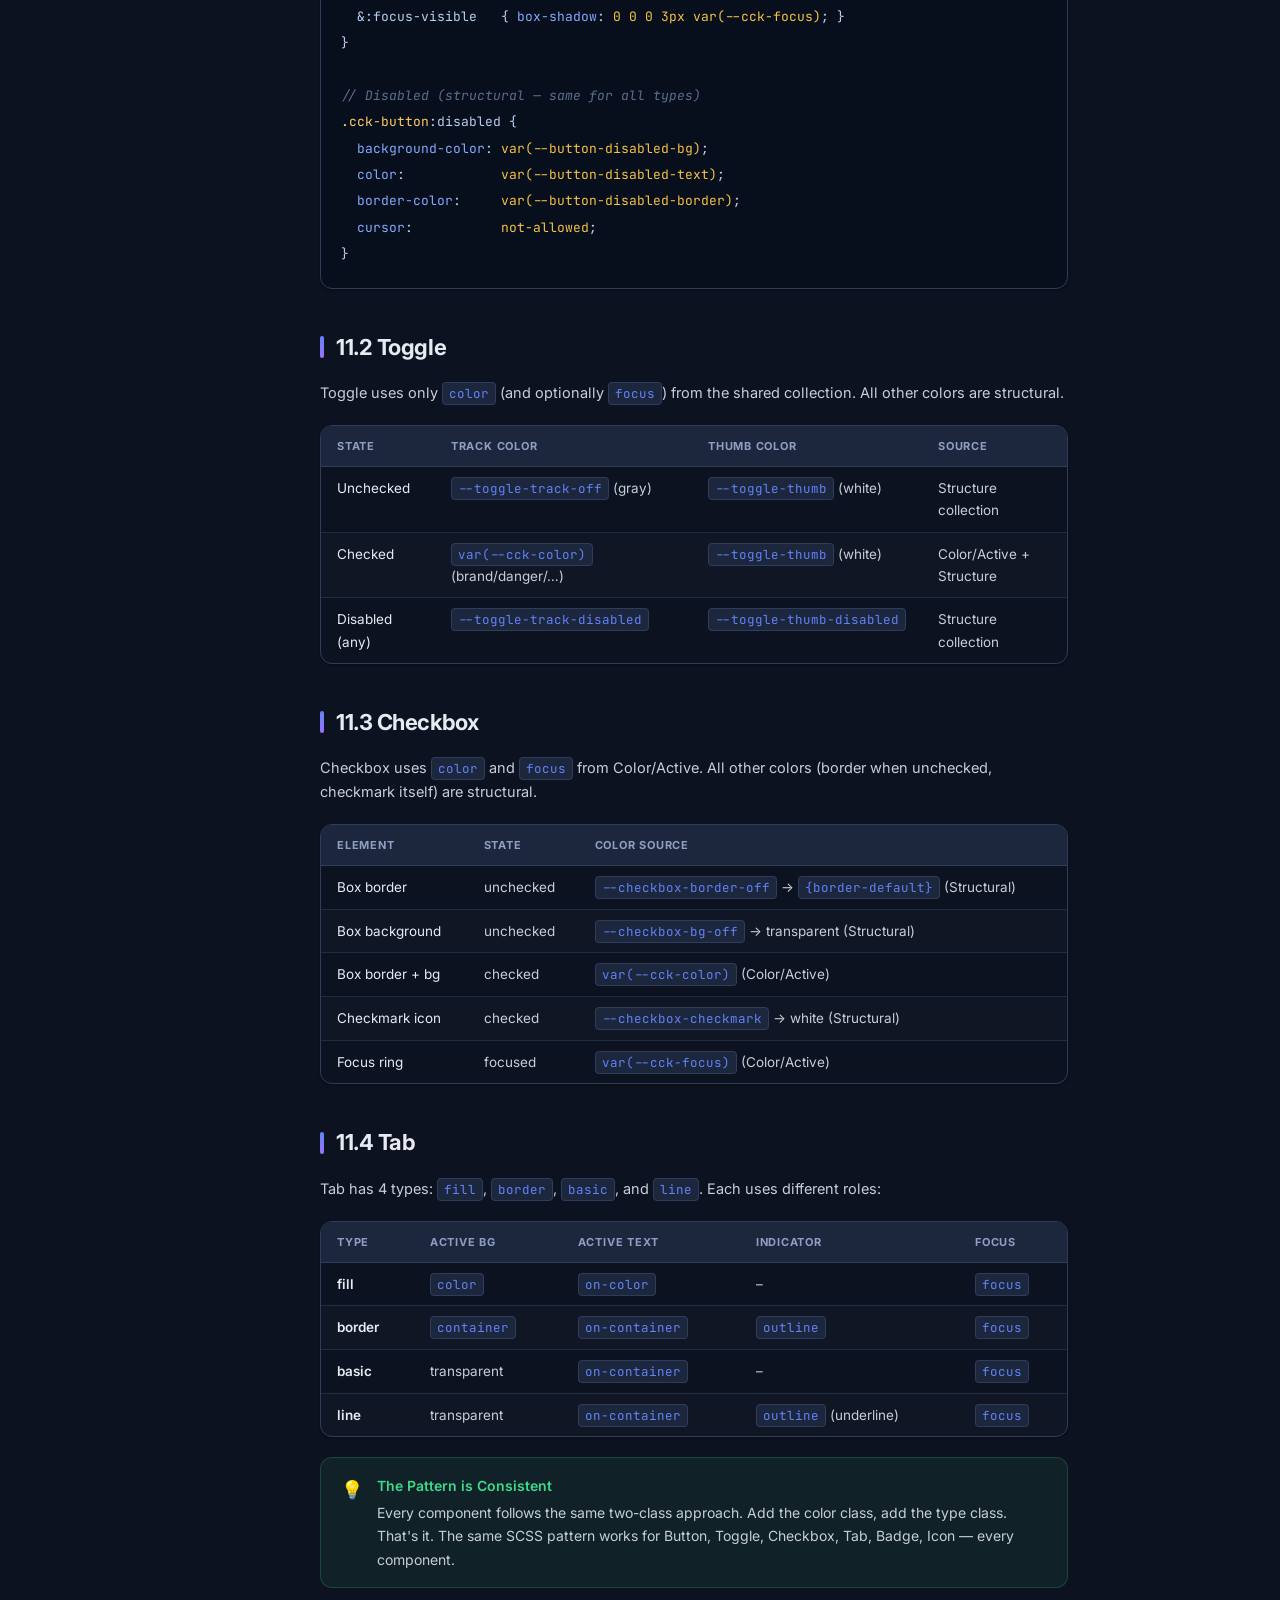
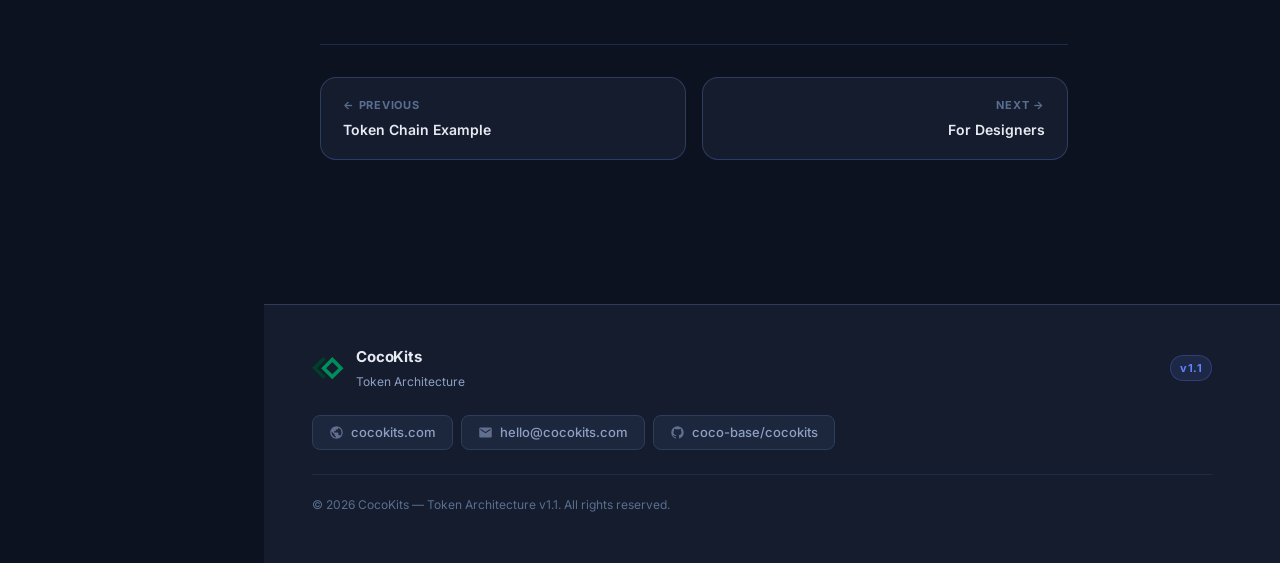
<file: pages/11-examples.html>
<!DOCTYPE html>
<html lang="en" data-theme="dark">
<head>
  <meta charset="UTF-8">
  <meta name="viewport" content="width=device-width, initial-scale=1.0">
  <title>Component Examples — CocoKits Token Architecture</title>

  <!-- SEO -->
  <meta name="description" content="Token breakdowns for Button, Toggle, Checkbox, and Tab. See exactly how each component uses Size, Structure, and the shared Color collection in practice.">
  <meta name="keywords" content="design tokens, CocoKits, design system, CSS custom properties, Figma variables, token architecture, Angular, React, multi-brand theming, dark mode">
  <meta name="robots" content="index, follow">
  <meta name="author" content="CocoKits">

  <!-- Open Graph -->
  <meta property="og:type" content="website">
  <meta property="og:site_name" content="CocoKits Token Architecture">
  <meta property="og:title" content="Component Examples — CocoKits Token Architecture">
  <meta property="og:description" content="Token breakdowns for Button, Toggle, Checkbox, and Tab. See exactly how each component uses Size, Structure, and the shared Color collection in practice.">
  <meta property="og:url" content="https://cocokits.com/token-architecture/pages/11-examples.html">
  <meta property="og:image" content="https://cocokits.com/token-architecture/assets/og-image.png">

  <!-- Twitter Card -->
  <meta name="twitter:card" content="summary_large_image">
  <meta name="twitter:title" content="Component Examples — CocoKits Token Architecture">
  <meta name="twitter:description" content="Token breakdowns for Button, Toggle, Checkbox, and Tab. See exactly how each component uses Size, Structure, and the shared Color collection in practice.">

  <!-- Canonical -->
  <link rel="canonical" href="https://cocokits.com/token-architecture/pages/11-examples.html">

  <!-- Favicon -->
  <link rel="icon" type="image/svg+xml" href="../assets/favicon.svg">
  <link rel="icon" type="image/x-icon" href="../assets/favicon.ico">
  <link rel="apple-touch-icon" sizes="96x96" href="../assets/favicon-96x96.png">

  <link rel="stylesheet" href="../styles/main.css">
</head>
<body>

<div class="scroll-progress" id="scrollProgress"></div>
<div class="sidebar-overlay" id="sidebarOverlay"></div>

<div class="site-wrapper">
  <aside class="sidebar" id="sidebar">
    <a href="../index.html" class="sidebar-logo">
      <span class="logo-mark"><svg width="26" height="20" viewBox="0 0 35 26" fill="none" xmlns="http://www.w3.org/2000/svg"><path d="M15.2141 3.67723L12.184 0.647095L0 12.8311L12.184 25.0151L14.8763 22.3228L5.72245 13.1689L15.2141 3.67723Z" fill="#003F2A"/><path fill-rule="evenodd" clip-rule="evenodd" d="M22.2141 0.984932L10.0301 13.1689L22.2141 25.3529L34.3981 13.1689L22.2141 0.984932ZM22.2141 6.40385L15.4491 13.1689L22.2141 19.934L28.9792 13.1689L22.2141 6.40385Z" fill="#003F2A"/><path fill-rule="evenodd" clip-rule="evenodd" d="M22.2141 0.984932L10.0301 13.1689L22.2141 25.3529L34.3981 13.1689L22.2141 0.984932ZM22.2141 6.40385L15.4491 13.1689L22.2141 19.934L28.9792 13.1689L22.2141 6.40385Z" fill="#008D5E"/></svg></span>
      <div class="logo-text">CocoKits <span>Token Architecture</span></div>
      <span class="logo-version">v1.1</span>
    </a>
    <nav class="sidebar-nav">
      <a href="../index.html" class="nav-home"><span class="nav-icon">⌂</span><span class="nav-label">Home</span></a>
      <div class="nav-group">
        <span class="nav-group-label">Getting Started</span>
        <a href="01-why-tokens.html" class="nav-link"><span class="nav-num">01</span><span class="nav-label">Why Design Tokens?</span></a>
        <a href="02-glossary.html" class="nav-link"><span class="nav-num">02</span><span class="nav-label">Glossary</span></a>
        <a href="03-problems.html" class="nav-link"><span class="nav-num">03</span><span class="nav-label">Problems Solved</span></a>
      </div>
      <div class="nav-group">
        <span class="nav-group-label">Architecture</span>
        <a href="04-overview.html" class="nav-link"><span class="nav-num">04</span><span class="nav-label">Architecture Overview</span></a>
        <a href="05-primitives.html" class="nav-link"><span class="nav-num">05</span><span class="nav-label">Tier 1 — Primitives</span></a>
        <a href="06-semantic.html" class="nav-link"><span class="nav-num">06</span><span class="nav-label">Tier 2 — Semantic</span></a>
        <a href="07-component-tokens.html" class="nav-link"><span class="nav-num">07</span><span class="nav-label">Tier 3 — Components</span></a>
      </div>
      <div class="nav-group">
        <span class="nav-group-label">Color System</span>
        <a href="08-color-system.html" class="nav-link"><span class="nav-num">08</span><span class="nav-label">Color System In Depth</span></a>
      </div>
      <div class="nav-group">
        <span class="nav-group-label">Reference</span>
        <a href="09-collections.html" class="nav-link"><span class="nav-num">09</span><span class="nav-label">Collections &amp; Modes</span></a>
        <a href="10-token-chains.html" class="nav-link"><span class="nav-num">10</span><span class="nav-label">Token Chain Example</span></a>
        <a href="11-examples.html" class="nav-link"><span class="nav-num">11</span><span class="nav-label">Component Examples</span></a>
      </div>
      <div class="nav-group">
        <span class="nav-group-label">Guides</span>
        <a href="12-designers.html" class="nav-link"><span class="nav-num">12</span><span class="nav-label">For Designers</span></a>
        <a href="13-developers.html" class="nav-link"><span class="nav-num">13</span><span class="nav-label">For Developers</span></a>
        <a href="14-faq.html" class="nav-link"><span class="nav-num">14</span><span class="nav-label">FAQ</span></a>
      </div>
    </nav>
    <div class="sidebar-footer">
      <button class="theme-toggle" id="themeToggle">
        <span class="toggle-icon">🌙</span><span class="toggle-label">Dark mode</span>
        <span class="toggle-indicator"></span>
      </button>
    </div>
  </aside>

  <main class="main">
    <div class="page-hero">
      <div class="hero-number">11</div>
      <div class="hero-content">
        <div class="hero-badge">Reference</div>
        <h1>Component Examples</h1>
        <p class="hero-desc">Concrete examples for Button, Toggle, Checkbox, and Tab — showing which token roles each type uses and how to implement them in SCSS.</p>
      </div>
    </div>

    <div class="content">

      <h2>11.1 Button</h2>
      <p>Button has 4 types. Each uses a different subset of the 6 color roles from the <code>Color / Active</code> collection.</p>

      <div class="table-wrap">
        <table>
          <thead>
            <tr><th>Type</th><th>color</th><th>on-color</th><th>container</th><th>on-container</th><th>outline</th><th>focus</th></tr>
          </thead>
          <tbody>
            <tr><td><strong>primary</strong></td><td>✓ bg</td><td>✓ text</td><td>–</td><td>–</td><td>–</td><td>✓ focus</td></tr>
            <tr><td><strong>outline</strong></td><td>–</td><td>–</td><td>–</td><td>✓ text</td><td>✓ border</td><td>✓ focus</td></tr>
            <tr><td><strong>light</strong></td><td>–</td><td>–</td><td>✓ bg</td><td>✓ text</td><td>–</td><td>✓ focus</td></tr>
            <tr><td><strong>basic</strong></td><td>–</td><td>–</td><td>–</td><td>✓ text</td><td>–</td><td>✓ focus</td></tr>
          </tbody>
        </table>
      </div>

      <h3>Size Tokens</h3>
      <div class="table-wrap">
        <table>
          <thead>
            <tr><th>Token</th><th>sm</th><th>md</th><th>lg</th></tr>
          </thead>
          <tbody>
            <tr><td><code>button-height</code></td><td>32px</td><td>40px</td><td>48px</td></tr>
            <tr><td><code>button-padding-x</code></td><td>8px</td><td>16px</td><td>16px</td></tr>
            <tr><td><code>button-font-size</code></td><td>14px</td><td>14px</td><td>16px</td></tr>
            <tr><td><code>button-icon-size</code></td><td>16px</td><td>20px</td><td>20px</td></tr>
            <tr><td><code>button-gap</code></td><td>4px</td><td>8px</td><td>8px</td></tr>
          </tbody>
        </table>
      </div>

      <h3>SCSS Implementation Sketch</h3>
      <div class="code-block">
        <div class="code-header">
          <div class="code-dots"><span class="code-dot dot-red"></span><span class="code-dot dot-amber"></span><span class="code-dot dot-green"></span></div>
          <span class="code-lang">SCSS — Button component</span>
          <button class="copy-btn"><span class="copy-label">Copy</span></button>
        </div>
        <pre><code><span class="s-comment">// Color classes (one per family)</span>
<span class="s-class">.cck-button__color--brand</span>    { <span class="s-prop">--cck-color</span>: <span class="s-value">var(--brand-color)</span>; <span class="s-comment">/* ...all 6 */</span> }
<span class="s-class">.cck-button__color--danger</span>   { <span class="s-prop">--cck-color</span>: <span class="s-value">var(--danger-color)</span>; <span class="s-comment">/* ...all 6 */</span> }

<span class="s-comment">// Type classes (one per type — reads color class vars)</span>
<span class="s-class">.cck-button__type--primary</span>:not(:disabled) {
  <span class="s-prop">background-color</span>: <span class="s-value">var(--cck-color)</span>;
  <span class="s-prop">color</span>:            <span class="s-value">var(--cck-on-color)</span>;
  <span class="s-prop">height</span>:           <span class="s-value">var(--button-height)</span>;
  <span class="s-prop">padding</span>:          <span class="s-value">0 var(--button-padding-x)</span>;
  <span class="s-prop">font-size</span>:        <span class="s-value">var(--button-font-size)</span>;
  <span class="s-prop">border-radius</span>:    <span class="s-value">var(--button-radius)</span>;
  &:focus-visible   { <span class="s-prop">box-shadow</span>: <span class="s-value">0 0 0 3px var(--cck-focus)</span>; }
}

<span class="s-class">.cck-button__type--outline</span>:not(:disabled) {
  <span class="s-prop">background-color</span>: <span class="s-value">transparent</span>;
  <span class="s-prop">color</span>:            <span class="s-value">var(--cck-on-container)</span>;
  <span class="s-prop">border</span>:           <span class="s-value">1px solid var(--cck-outline)</span>;
  &:focus-visible   { <span class="s-prop">box-shadow</span>: <span class="s-value">0 0 0 3px var(--cck-focus)</span>; }
}

<span class="s-comment">// Disabled (structural — same for all types)</span>
<span class="s-class">.cck-button</span>:disabled {
  <span class="s-prop">background-color</span>: <span class="s-value">var(--button-disabled-bg)</span>;
  <span class="s-prop">color</span>:            <span class="s-value">var(--button-disabled-text)</span>;
  <span class="s-prop">border-color</span>:     <span class="s-value">var(--button-disabled-border)</span>;
  <span class="s-prop">cursor</span>:           <span class="s-value">not-allowed</span>;
}</code></pre>
      </div>

      <h2>11.2 Toggle</h2>
      <p>Toggle uses only <code>color</code> (and optionally <code>focus</code>) from the shared collection. All other colors are structural.</p>

      <div class="table-wrap">
        <table>
          <thead>
            <tr><th>State</th><th>Track color</th><th>Thumb color</th><th>Source</th></tr>
          </thead>
          <tbody>
            <tr><td>Unchecked</td><td><code>--toggle-track-off</code> (gray)</td><td><code>--toggle-thumb</code> (white)</td><td>Structure collection</td></tr>
            <tr><td>Checked</td><td><code>var(--cck-color)</code> (brand/danger/…)</td><td><code>--toggle-thumb</code> (white)</td><td>Color/Active + Structure</td></tr>
            <tr><td>Disabled (any)</td><td><code>--toggle-track-disabled</code></td><td><code>--toggle-thumb-disabled</code></td><td>Structure collection</td></tr>
          </tbody>
        </table>
      </div>

      <h2>11.3 Checkbox</h2>
      <p>Checkbox uses <code>color</code> and <code>focus</code> from Color/Active. All other colors (border when unchecked, checkmark itself) are structural.</p>

      <div class="table-wrap">
        <table>
          <thead>
            <tr><th>Element</th><th>State</th><th>Color Source</th></tr>
          </thead>
          <tbody>
            <tr><td>Box border</td><td>unchecked</td><td><code>--checkbox-border-off</code> → <code>{border-default}</code> (Structural)</td></tr>
            <tr><td>Box background</td><td>unchecked</td><td><code>--checkbox-bg-off</code> → transparent (Structural)</td></tr>
            <tr><td>Box border + bg</td><td>checked</td><td><code>var(--cck-color)</code> (Color/Active)</td></tr>
            <tr><td>Checkmark icon</td><td>checked</td><td><code>--checkbox-checkmark</code> → white (Structural)</td></tr>
            <tr><td>Focus ring</td><td>focused</td><td><code>var(--cck-focus)</code> (Color/Active)</td></tr>
          </tbody>
        </table>
      </div>

      <h2>11.4 Tab</h2>
      <p>Tab has 4 types: <code>fill</code>, <code>border</code>, <code>basic</code>, and <code>line</code>. Each uses different roles:</p>

      <div class="table-wrap">
        <table>
          <thead>
            <tr><th>Type</th><th>Active bg</th><th>Active text</th><th>Indicator</th><th>Focus</th></tr>
          </thead>
          <tbody>
            <tr><td><strong>fill</strong></td><td><code>color</code></td><td><code>on-color</code></td><td>–</td><td><code>focus</code></td></tr>
            <tr><td><strong>border</strong></td><td><code>container</code></td><td><code>on-container</code></td><td><code>outline</code></td><td><code>focus</code></td></tr>
            <tr><td><strong>basic</strong></td><td>transparent</td><td><code>on-container</code></td><td>–</td><td><code>focus</code></td></tr>
            <tr><td><strong>line</strong></td><td>transparent</td><td><code>on-container</code></td><td><code>outline</code> (underline)</td><td><code>focus</code></td></tr>
          </tbody>
        </table>
      </div>

      <div class="callout callout--tip">
        <span class="callout-icon">💡</span>
        <div class="callout-body">
          <strong>The Pattern is Consistent</strong>
          Every component follows the same two-class approach. Add the color class, add the type class. That's it. The same SCSS pattern works for Button, Toggle, Checkbox, Tab, Badge, Icon — every component.
        </div>
      </div>

      <div class="page-nav">
        <a href="10-token-chains.html" class="page-nav-link page-nav-link--prev">
          <span class="page-nav-direction">← Previous</span>
          <span class="page-nav-label">Token Chain Example</span>
        </a>
        <a href="12-designers.html" class="page-nav-link page-nav-link--next">
          <span class="page-nav-direction">Next →</span>
          <span class="page-nav-label">For Designers</span>
        </a>
      </div>
    </div>
    <footer class="site-footer">
      <div class="footer-inner">
        <div class="footer-brand">
          <span class="footer-logo-mark"><svg width="32" height="24" viewBox="0 0 35 26" fill="none" xmlns="http://www.w3.org/2000/svg"><path d="M15.2141 3.67723L12.184 0.647095L0 12.8311L12.184 25.0151L14.8763 22.3228L5.72245 13.1689L15.2141 3.67723Z" fill="#003F2A"/><path fill-rule="evenodd" clip-rule="evenodd" d="M22.2141 0.984932L10.0301 13.1689L22.2141 25.3529L34.3981 13.1689L22.2141 0.984932ZM22.2141 6.40385L15.4491 13.1689L22.2141 19.934L28.9792 13.1689L22.2141 6.40385Z" fill="#003F2A"/><path fill-rule="evenodd" clip-rule="evenodd" d="M22.2141 0.984932L10.0301 13.1689L22.2141 25.3529L34.3981 13.1689L22.2141 0.984932ZM22.2141 6.40385L15.4491 13.1689L22.2141 19.934L28.9792 13.1689L22.2141 6.40385Z" fill="#008D5E"/></svg></span>
          <div class="footer-brand-text">
            <span class="footer-brand-name">CocoKits</span>
            <span class="footer-tagline">Token Architecture</span>
          </div>
          <span class="footer-version">v1.1</span>
        </div>
        <nav class="footer-links">
          <a href="https://cocokits.com" class="footer-link" target="_blank" rel="noopener">
            <svg class="footer-link-icon" width="15" height="15" viewBox="0 0 24 24" fill="currentColor"><path d="M12 2C6.48 2 2 6.48 2 12s4.48 10 10 10 10-4.48 10-10S17.52 2 12 2zm-1 17.93c-3.95-.49-7-3.85-7-7.93 0-.62.08-1.21.21-1.79L9 15v1c0 1.1.9 2 2 2v1.93zm6.9-2.54c-.26-.81-1-1.39-1.9-1.39h-1v-3c0-.55-.45-1-1-1H8v-2h2c.55 0 1-.45 1-1V7h2c1.1 0 2-.9 2-2v-.41c2.93 1.19 5 4.06 5 7.41 0 2.08-.8 3.97-2.1 5.39z"/></svg>
            <span>cocokits.com</span>
          </a>
          <a href="mailto:hello@cocokits.com" class="footer-link">
            <svg class="footer-link-icon" width="15" height="15" viewBox="0 0 24 24" fill="currentColor"><path d="M20 4H4c-1.1 0-2 .9-2 2v12c0 1.1.9 2 2 2h16c1.1 0 2-.9 2-2V6c0-1.1-.9-2-2-2zm0 4l-8 5-8-5V6l8 5 8-5v2z"/></svg>
            <span>hello@cocokits.com</span>
          </a>
          <a href="https://github.com/coco-base/cocokits" class="footer-link" target="_blank" rel="noopener">
            <svg class="footer-link-icon" width="15" height="15" viewBox="0 0 24 24" fill="currentColor"><path d="M12 2A10 10 0 0 0 2 12c0 4.42 2.87 8.17 6.84 9.5.5.08.66-.23.66-.5v-1.69c-2.77.6-3.36-1.34-3.36-1.34-.46-1.16-1.11-1.47-1.11-1.47-.91-.62.07-.6.07-.6 1 .07 1.53 1.03 1.53 1.03.87 1.52 2.34 1.07 2.91.83.09-.65.35-1.09.63-1.34-2.22-.25-4.55-1.11-4.55-4.92 0-1.11.38-2 1.03-2.71-.1-.25-.45-1.29.1-2.64 0 0 .84-.27 2.75 1.02.79-.22 1.65-.33 2.5-.33.85 0 1.71.11 2.5.33 1.91-1.29 2.75-1.02 2.75-1.02.55 1.35.2 2.39.1 2.64.65.71 1.03 1.6 1.03 2.71 0 3.82-2.34 4.66-4.57 4.91.36.31.69.92.69 1.85V21c0 .27.16.59.67.5C19.14 20.16 22 16.42 22 12A10 10 0 0 0 12 2z"/></svg>
            <span>coco-base/cocokits</span>
          </a>
        </nav>
        <p class="footer-copy">&copy; 2026 CocoKits &mdash; Token Architecture v1.1. All rights reserved.</p>
      </div>
    </footer>
  </main>
</div>

<button class="sidebar-toggle" id="sidebarToggle">☰</button>
<script src="../js/main.js"></script>
</body>
</html>
</file>
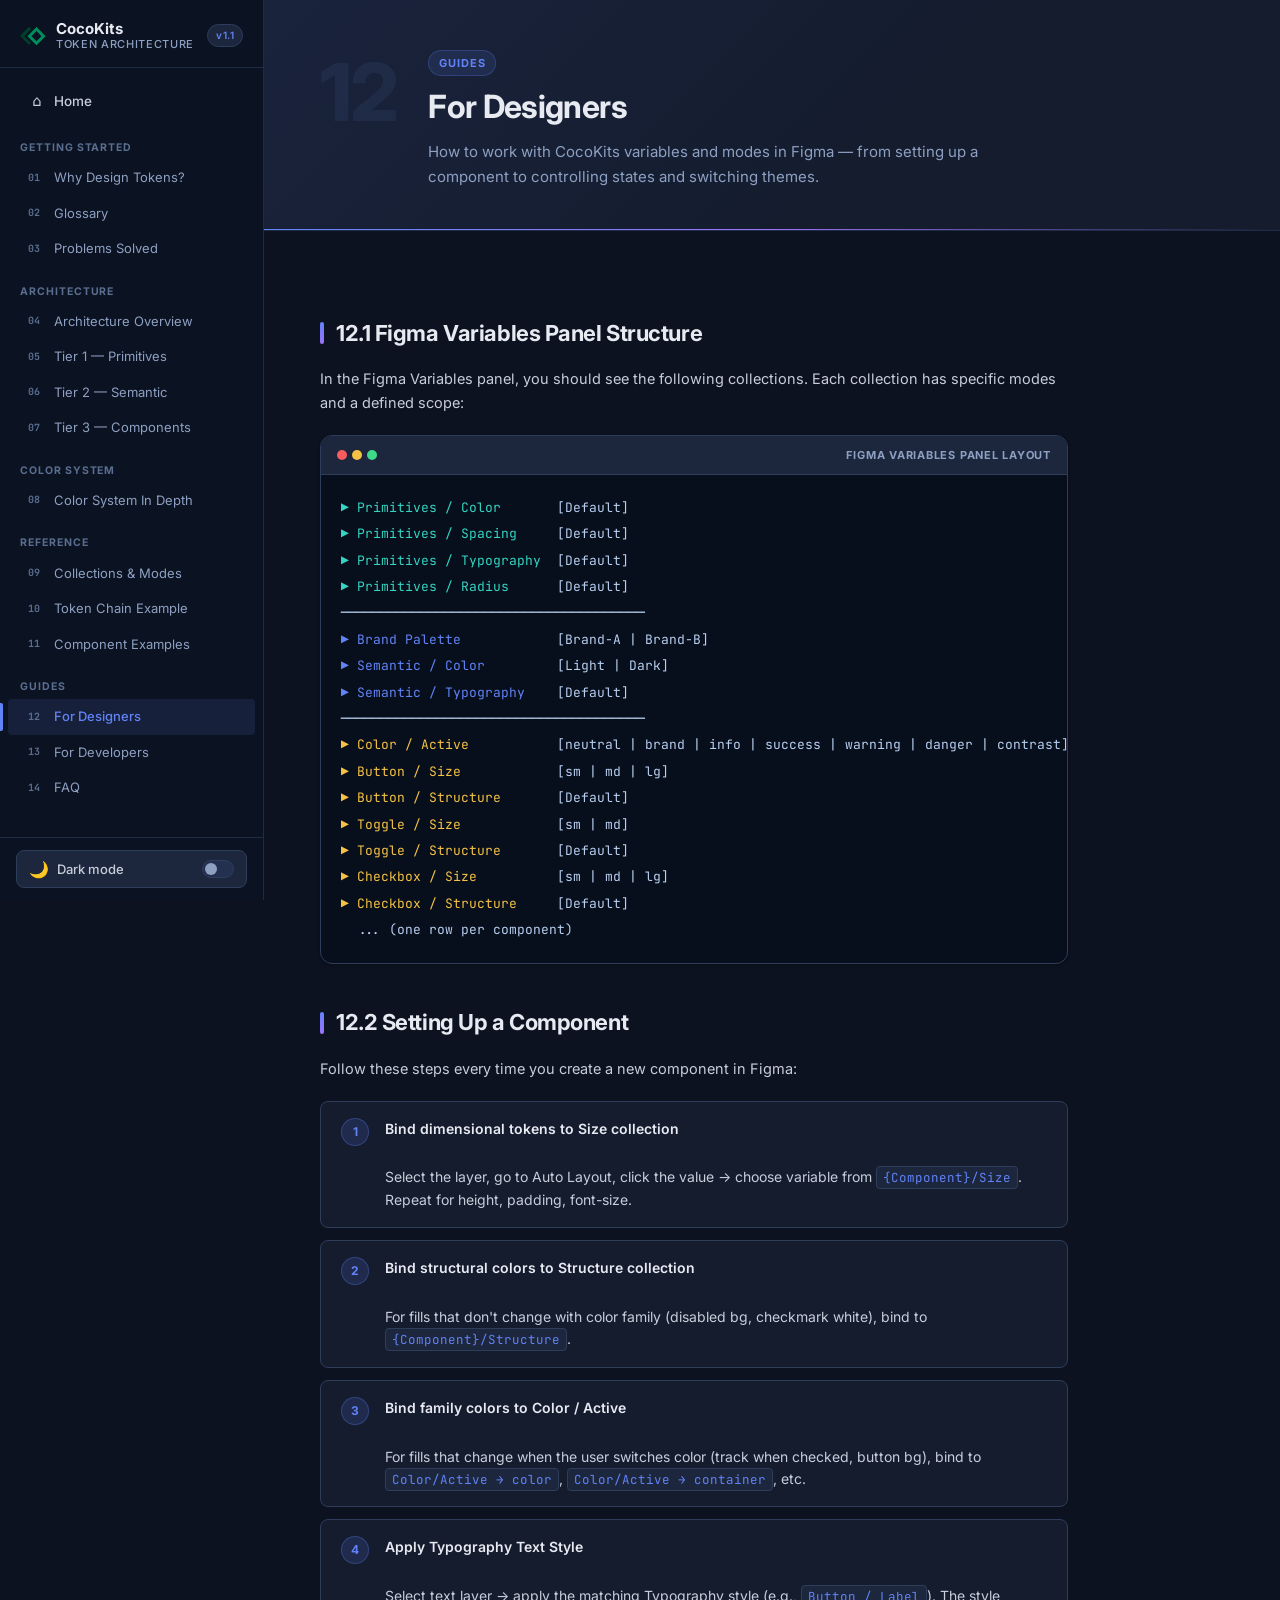
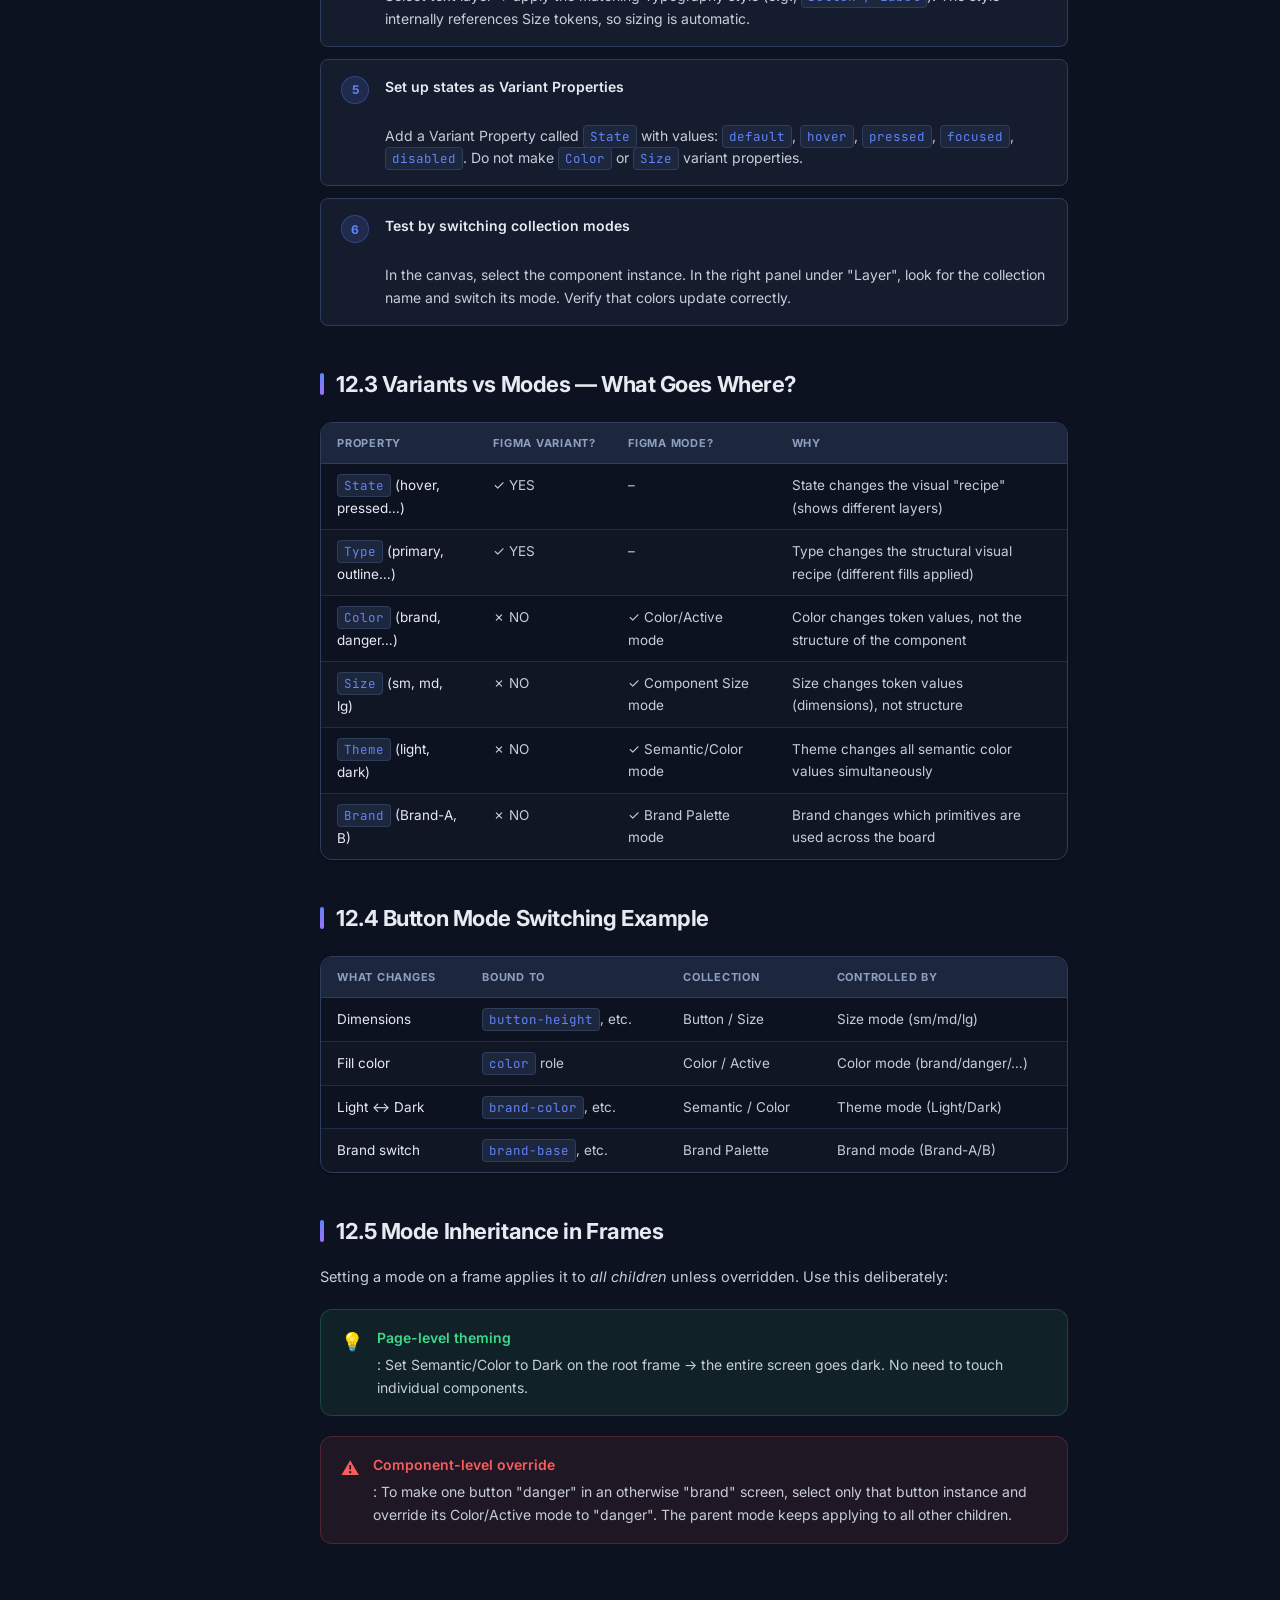
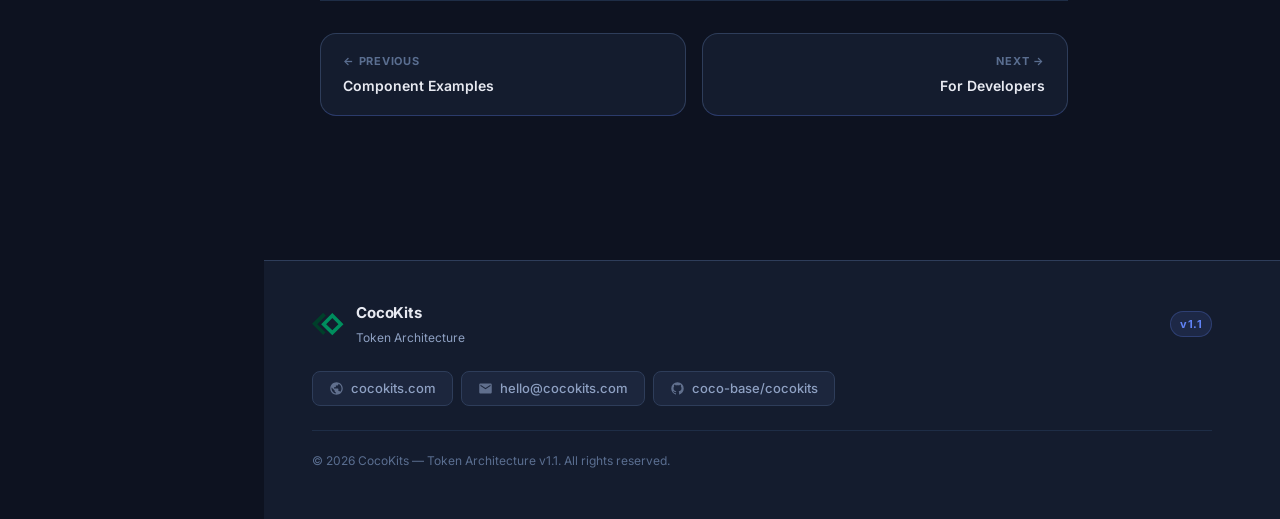
<file: pages/12-designers.html>
<!DOCTYPE html>
<html lang="en" data-theme="dark">
<head>
  <meta charset="UTF-8">
  <meta name="viewport" content="width=device-width, initial-scale=1.0">
  <title>For Designers Figma Workflow — CocoKits Token Architecture</title>

  <!-- SEO -->
  <meta name="description" content="Figma workflow for designers: setting up components with variables, binding tokens, switching modes for size and color, and managing variant vs mode properties.">
  <meta name="keywords" content="design tokens, CocoKits, design system, CSS custom properties, Figma variables, token architecture, Angular, React, multi-brand theming, dark mode">
  <meta name="robots" content="index, follow">
  <meta name="author" content="CocoKits">

  <!-- Open Graph -->
  <meta property="og:type" content="website">
  <meta property="og:site_name" content="CocoKits Token Architecture">
  <meta property="og:title" content="For Designers Figma Workflow — CocoKits Token Architecture">
  <meta property="og:description" content="Figma workflow for designers: setting up components with variables, binding tokens, switching modes for size and color, and managing variant vs mode properties.">
  <meta property="og:url" content="https://cocokits.com/token-architecture/pages/12-designers.html">
  <meta property="og:image" content="https://cocokits.com/token-architecture/assets/og-image.png">

  <!-- Twitter Card -->
  <meta name="twitter:card" content="summary_large_image">
  <meta name="twitter:title" content="For Designers Figma Workflow — CocoKits Token Architecture">
  <meta name="twitter:description" content="Figma workflow for designers: setting up components with variables, binding tokens, switching modes for size and color, and managing variant vs mode properties.">

  <!-- Canonical -->
  <link rel="canonical" href="https://cocokits.com/token-architecture/pages/12-designers.html">

  <!-- Favicon -->
  <link rel="icon" type="image/svg+xml" href="../assets/favicon.svg">
  <link rel="icon" type="image/x-icon" href="../assets/favicon.ico">
  <link rel="apple-touch-icon" sizes="96x96" href="../assets/favicon-96x96.png">

  <link rel="stylesheet" href="../styles/main.css">
</head>
<body>

<div class="scroll-progress" id="scrollProgress"></div>
<div class="sidebar-overlay" id="sidebarOverlay"></div>

<div class="site-wrapper">
  <aside class="sidebar" id="sidebar">
    <a href="../index.html" class="sidebar-logo">
      <span class="logo-mark"><svg width="26" height="20" viewBox="0 0 35 26" fill="none" xmlns="http://www.w3.org/2000/svg"><path d="M15.2141 3.67723L12.184 0.647095L0 12.8311L12.184 25.0151L14.8763 22.3228L5.72245 13.1689L15.2141 3.67723Z" fill="#003F2A"/><path fill-rule="evenodd" clip-rule="evenodd" d="M22.2141 0.984932L10.0301 13.1689L22.2141 25.3529L34.3981 13.1689L22.2141 0.984932ZM22.2141 6.40385L15.4491 13.1689L22.2141 19.934L28.9792 13.1689L22.2141 6.40385Z" fill="#003F2A"/><path fill-rule="evenodd" clip-rule="evenodd" d="M22.2141 0.984932L10.0301 13.1689L22.2141 25.3529L34.3981 13.1689L22.2141 0.984932ZM22.2141 6.40385L15.4491 13.1689L22.2141 19.934L28.9792 13.1689L22.2141 6.40385Z" fill="#008D5E"/></svg></span>
      <div class="logo-text">CocoKits <span>Token Architecture</span></div>
      <span class="logo-version">v1.1</span>
    </a>
    <nav class="sidebar-nav">
      <a href="../index.html" class="nav-home"><span class="nav-icon">⌂</span><span class="nav-label">Home</span></a>
      <div class="nav-group">
        <span class="nav-group-label">Getting Started</span>
        <a href="01-why-tokens.html" class="nav-link"><span class="nav-num">01</span><span class="nav-label">Why Design Tokens?</span></a>
        <a href="02-glossary.html" class="nav-link"><span class="nav-num">02</span><span class="nav-label">Glossary</span></a>
        <a href="03-problems.html" class="nav-link"><span class="nav-num">03</span><span class="nav-label">Problems Solved</span></a>
      </div>
      <div class="nav-group">
        <span class="nav-group-label">Architecture</span>
        <a href="04-overview.html" class="nav-link"><span class="nav-num">04</span><span class="nav-label">Architecture Overview</span></a>
        <a href="05-primitives.html" class="nav-link"><span class="nav-num">05</span><span class="nav-label">Tier 1 — Primitives</span></a>
        <a href="06-semantic.html" class="nav-link"><span class="nav-num">06</span><span class="nav-label">Tier 2 — Semantic</span></a>
        <a href="07-component-tokens.html" class="nav-link"><span class="nav-num">07</span><span class="nav-label">Tier 3 — Components</span></a>
      </div>
      <div class="nav-group">
        <span class="nav-group-label">Color System</span>
        <a href="08-color-system.html" class="nav-link"><span class="nav-num">08</span><span class="nav-label">Color System In Depth</span></a>
      </div>
      <div class="nav-group">
        <span class="nav-group-label">Reference</span>
        <a href="09-collections.html" class="nav-link"><span class="nav-num">09</span><span class="nav-label">Collections &amp; Modes</span></a>
        <a href="10-token-chains.html" class="nav-link"><span class="nav-num">10</span><span class="nav-label">Token Chain Example</span></a>
        <a href="11-examples.html" class="nav-link"><span class="nav-num">11</span><span class="nav-label">Component Examples</span></a>
      </div>
      <div class="nav-group">
        <span class="nav-group-label">Guides</span>
        <a href="12-designers.html" class="nav-link"><span class="nav-num">12</span><span class="nav-label">For Designers</span></a>
        <a href="13-developers.html" class="nav-link"><span class="nav-num">13</span><span class="nav-label">For Developers</span></a>
        <a href="14-faq.html" class="nav-link"><span class="nav-num">14</span><span class="nav-label">FAQ</span></a>
      </div>
    </nav>
    <div class="sidebar-footer">
      <button class="theme-toggle" id="themeToggle">
        <span class="toggle-icon">🌙</span><span class="toggle-label">Dark mode</span>
        <span class="toggle-indicator"></span>
      </button>
    </div>
  </aside>

  <main class="main">
    <div class="page-hero">
      <div class="hero-number">12</div>
      <div class="hero-content">
        <div class="hero-badge">Guides</div>
        <h1>For Designers</h1>
        <p class="hero-desc">How to work with CocoKits variables and modes in Figma — from setting up a component to controlling states and switching themes.</p>
      </div>
    </div>

    <div class="content">

      <h2>12.1 Figma Variables Panel Structure</h2>
      <p>In the Figma Variables panel, you should see the following collections. Each collection has specific modes and a defined scope:</p>

      <div class="code-block">
        <div class="code-header">
          <div class="code-dots"><span class="code-dot dot-red"></span><span class="code-dot dot-amber"></span><span class="code-dot dot-green"></span></div>
          <span class="code-lang">Figma Variables Panel layout</span>
        </div>
        <pre><code><span class="s-tier1">▶ Primitives / Color</span>       [Default]
<span class="s-tier1">▶ Primitives / Spacing</span>     [Default]
<span class="s-tier1">▶ Primitives / Typography</span>  [Default]
<span class="s-tier1">▶ Primitives / Radius</span>      [Default]
──────────────────────────────────────
<span class="s-tier2">▶ Brand Palette</span>            [Brand-A | Brand-B]
<span class="s-tier2">▶ Semantic / Color</span>         [Light | Dark]
<span class="s-tier2">▶ Semantic / Typography</span>    [Default]
──────────────────────────────────────
<span class="s-tier3">▶ Color / Active</span>           [neutral | brand | info | success | warning | danger | contrast]
<span class="s-tier3">▶ Button / Size</span>            [sm | md | lg]
<span class="s-tier3">▶ Button / Structure</span>       [Default]
<span class="s-tier3">▶ Toggle / Size</span>            [sm | md]
<span class="s-tier3">▶ Toggle / Structure</span>       [Default]
<span class="s-tier3">▶ Checkbox / Size</span>          [sm | md | lg]
<span class="s-tier3">▶ Checkbox / Structure</span>     [Default]
  ... (one row per component)</code></pre>
      </div>

      <h2>12.2 Setting Up a Component</h2>
      <p>Follow these steps every time you create a new component in Figma:</p>

      <div class="step-list">
        <div class="step-item">
          <div class="step-num">1</div>
          <div class="step-body">
            <strong>Bind dimensional tokens to Size collection</strong><br>
            Select the layer, go to Auto Layout, click the value → choose variable from <code>{Component}/Size</code>. Repeat for height, padding, font-size.
          </div>
        </div>
        <div class="step-item">
          <div class="step-num">2</div>
          <div class="step-body">
            <strong>Bind structural colors to Structure collection</strong><br>
            For fills that don't change with color family (disabled bg, checkmark white), bind to <code>{Component}/Structure</code>.
          </div>
        </div>
        <div class="step-item">
          <div class="step-num">3</div>
          <div class="step-body">
            <strong>Bind family colors to Color / Active</strong><br>
            For fills that change when the user switches color (track when checked, button bg), bind to <code>Color/Active → color</code>, <code>Color/Active → container</code>, etc.
          </div>
        </div>
        <div class="step-item">
          <div class="step-num">4</div>
          <div class="step-body">
            <strong>Apply Typography Text Style</strong><br>
            Select text layer → apply the matching Typography style (e.g., <code>Button / Label</code>). The style internally references Size tokens, so sizing is automatic.
          </div>
        </div>
        <div class="step-item">
          <div class="step-num">5</div>
          <div class="step-body">
            <strong>Set up states as Variant Properties</strong><br>
            Add a Variant Property called <code>State</code> with values: <code>default</code>, <code>hover</code>, <code>pressed</code>, <code>focused</code>, <code>disabled</code>. Do not make <code>Color</code> or <code>Size</code> variant properties.
          </div>
        </div>
        <div class="step-item">
          <div class="step-num">6</div>
          <div class="step-body">
            <strong>Test by switching collection modes</strong><br>
            In the canvas, select the component instance. In the right panel under "Layer", look for the collection name and switch its mode. Verify that colors update correctly.
          </div>
        </div>
      </div>

      <h2>12.3 Variants vs Modes — What Goes Where?</h2>

      <div class="table-wrap">
        <table>
          <thead>
            <tr><th>Property</th><th>Figma Variant?</th><th>Figma Mode?</th><th>Why</th></tr>
          </thead>
          <tbody>
            <tr><td><code>State</code> (hover, pressed…)</td><td>✓ YES</td><td>–</td><td>State changes the visual "recipe" (shows different layers)</td></tr>
            <tr><td><code>Type</code> (primary, outline…)</td><td>✓ YES</td><td>–</td><td>Type changes the structural visual recipe (different fills applied)</td></tr>
            <tr><td><code>Color</code> (brand, danger…)</td><td>✗ NO</td><td>✓ Color/Active mode</td><td>Color changes token values, not the structure of the component</td></tr>
            <tr><td><code>Size</code> (sm, md, lg)</td><td>✗ NO</td><td>✓ Component Size mode</td><td>Size changes token values (dimensions), not structure</td></tr>
            <tr><td><code>Theme</code> (light, dark)</td><td>✗ NO</td><td>✓ Semantic/Color mode</td><td>Theme changes all semantic color values simultaneously</td></tr>
            <tr><td><code>Brand</code> (Brand-A, B)</td><td>✗ NO</td><td>✓ Brand Palette mode</td><td>Brand changes which primitives are used across the board</td></tr>
          </tbody>
        </table>
      </div>

      <h2>12.4 Button Mode Switching Example</h2>
      <div class="table-wrap">
        <table>
          <thead>
            <tr><th>What changes</th><th>Bound to</th><th>Collection</th><th>Controlled by</th></tr>
          </thead>
          <tbody>
            <tr><td>Dimensions</td><td><code>button-height</code>, etc.</td><td>Button / Size</td><td>Size mode (sm/md/lg)</td></tr>
            <tr><td>Fill color</td><td><code>color</code> role</td><td>Color / Active</td><td>Color mode (brand/danger/…)</td></tr>
            <tr><td>Light ↔ Dark</td><td><code>brand-color</code>, etc.</td><td>Semantic / Color</td><td>Theme mode (Light/Dark)</td></tr>
            <tr><td>Brand switch</td><td><code>brand-base</code>, etc.</td><td>Brand Palette</td><td>Brand mode (Brand-A/B)</td></tr>
          </tbody>
        </table>
      </div>

      <h2>12.5 Mode Inheritance in Frames</h2>
      <p>Setting a mode on a frame applies it to <em>all children</em> unless overridden. Use this deliberately:</p>

      <div class="callout callout--tip">
        <span class="callout-icon">💡</span>
        <div class="callout-body">
          <strong>Page-level theming</strong>: Set Semantic/Color to Dark on the root frame → the entire screen goes dark. No need to touch individual components.
        </div>
      </div>

      <div class="callout callout--warning">
        <span class="callout-icon">⚠️</span>
        <div class="callout-body">
          <strong>Component-level override</strong>: To make one button "danger" in an otherwise "brand" screen, select only that button instance and override its Color/Active mode to "danger". The parent mode keeps applying to all other children.
        </div>
      </div>

      <div class="page-nav">
        <a href="11-examples.html" class="page-nav-link page-nav-link--prev">
          <span class="page-nav-direction">← Previous</span>
          <span class="page-nav-label">Component Examples</span>
        </a>
        <a href="13-developers.html" class="page-nav-link page-nav-link--next">
          <span class="page-nav-direction">Next →</span>
          <span class="page-nav-label">For Developers</span>
        </a>
      </div>
    </div>
    <footer class="site-footer">
      <div class="footer-inner">
        <div class="footer-brand">
          <span class="footer-logo-mark"><svg width="32" height="24" viewBox="0 0 35 26" fill="none" xmlns="http://www.w3.org/2000/svg"><path d="M15.2141 3.67723L12.184 0.647095L0 12.8311L12.184 25.0151L14.8763 22.3228L5.72245 13.1689L15.2141 3.67723Z" fill="#003F2A"/><path fill-rule="evenodd" clip-rule="evenodd" d="M22.2141 0.984932L10.0301 13.1689L22.2141 25.3529L34.3981 13.1689L22.2141 0.984932ZM22.2141 6.40385L15.4491 13.1689L22.2141 19.934L28.9792 13.1689L22.2141 6.40385Z" fill="#003F2A"/><path fill-rule="evenodd" clip-rule="evenodd" d="M22.2141 0.984932L10.0301 13.1689L22.2141 25.3529L34.3981 13.1689L22.2141 0.984932ZM22.2141 6.40385L15.4491 13.1689L22.2141 19.934L28.9792 13.1689L22.2141 6.40385Z" fill="#008D5E"/></svg></span>
          <div class="footer-brand-text">
            <span class="footer-brand-name">CocoKits</span>
            <span class="footer-tagline">Token Architecture</span>
          </div>
          <span class="footer-version">v1.1</span>
        </div>
        <nav class="footer-links">
          <a href="https://cocokits.com" class="footer-link" target="_blank" rel="noopener">
            <svg class="footer-link-icon" width="15" height="15" viewBox="0 0 24 24" fill="currentColor"><path d="M12 2C6.48 2 2 6.48 2 12s4.48 10 10 10 10-4.48 10-10S17.52 2 12 2zm-1 17.93c-3.95-.49-7-3.85-7-7.93 0-.62.08-1.21.21-1.79L9 15v1c0 1.1.9 2 2 2v1.93zm6.9-2.54c-.26-.81-1-1.39-1.9-1.39h-1v-3c0-.55-.45-1-1-1H8v-2h2c.55 0 1-.45 1-1V7h2c1.1 0 2-.9 2-2v-.41c2.93 1.19 5 4.06 5 7.41 0 2.08-.8 3.97-2.1 5.39z"/></svg>
            <span>cocokits.com</span>
          </a>
          <a href="mailto:hello@cocokits.com" class="footer-link">
            <svg class="footer-link-icon" width="15" height="15" viewBox="0 0 24 24" fill="currentColor"><path d="M20 4H4c-1.1 0-2 .9-2 2v12c0 1.1.9 2 2 2h16c1.1 0 2-.9 2-2V6c0-1.1-.9-2-2-2zm0 4l-8 5-8-5V6l8 5 8-5v2z"/></svg>
            <span>hello@cocokits.com</span>
          </a>
          <a href="https://github.com/coco-base/cocokits" class="footer-link" target="_blank" rel="noopener">
            <svg class="footer-link-icon" width="15" height="15" viewBox="0 0 24 24" fill="currentColor"><path d="M12 2A10 10 0 0 0 2 12c0 4.42 2.87 8.17 6.84 9.5.5.08.66-.23.66-.5v-1.69c-2.77.6-3.36-1.34-3.36-1.34-.46-1.16-1.11-1.47-1.11-1.47-.91-.62.07-.6.07-.6 1 .07 1.53 1.03 1.53 1.03.87 1.52 2.34 1.07 2.91.83.09-.65.35-1.09.63-1.34-2.22-.25-4.55-1.11-4.55-4.92 0-1.11.38-2 1.03-2.71-.1-.25-.45-1.29.1-2.64 0 0 .84-.27 2.75 1.02.79-.22 1.65-.33 2.5-.33.85 0 1.71.11 2.5.33 1.91-1.29 2.75-1.02 2.75-1.02.55 1.35.2 2.39.1 2.64.65.71 1.03 1.6 1.03 2.71 0 3.82-2.34 4.66-4.57 4.91.36.31.69.92.69 1.85V21c0 .27.16.59.67.5C19.14 20.16 22 16.42 22 12A10 10 0 0 0 12 2z"/></svg>
            <span>coco-base/cocokits</span>
          </a>
        </nav>
        <p class="footer-copy">&copy; 2026 CocoKits &mdash; Token Architecture v1.1. All rights reserved.</p>
      </div>
    </footer>
  </main>
</div>

<button class="sidebar-toggle" id="sidebarToggle">☰</button>
<script src="../js/main.js"></script>
</body>
</html>
</file>
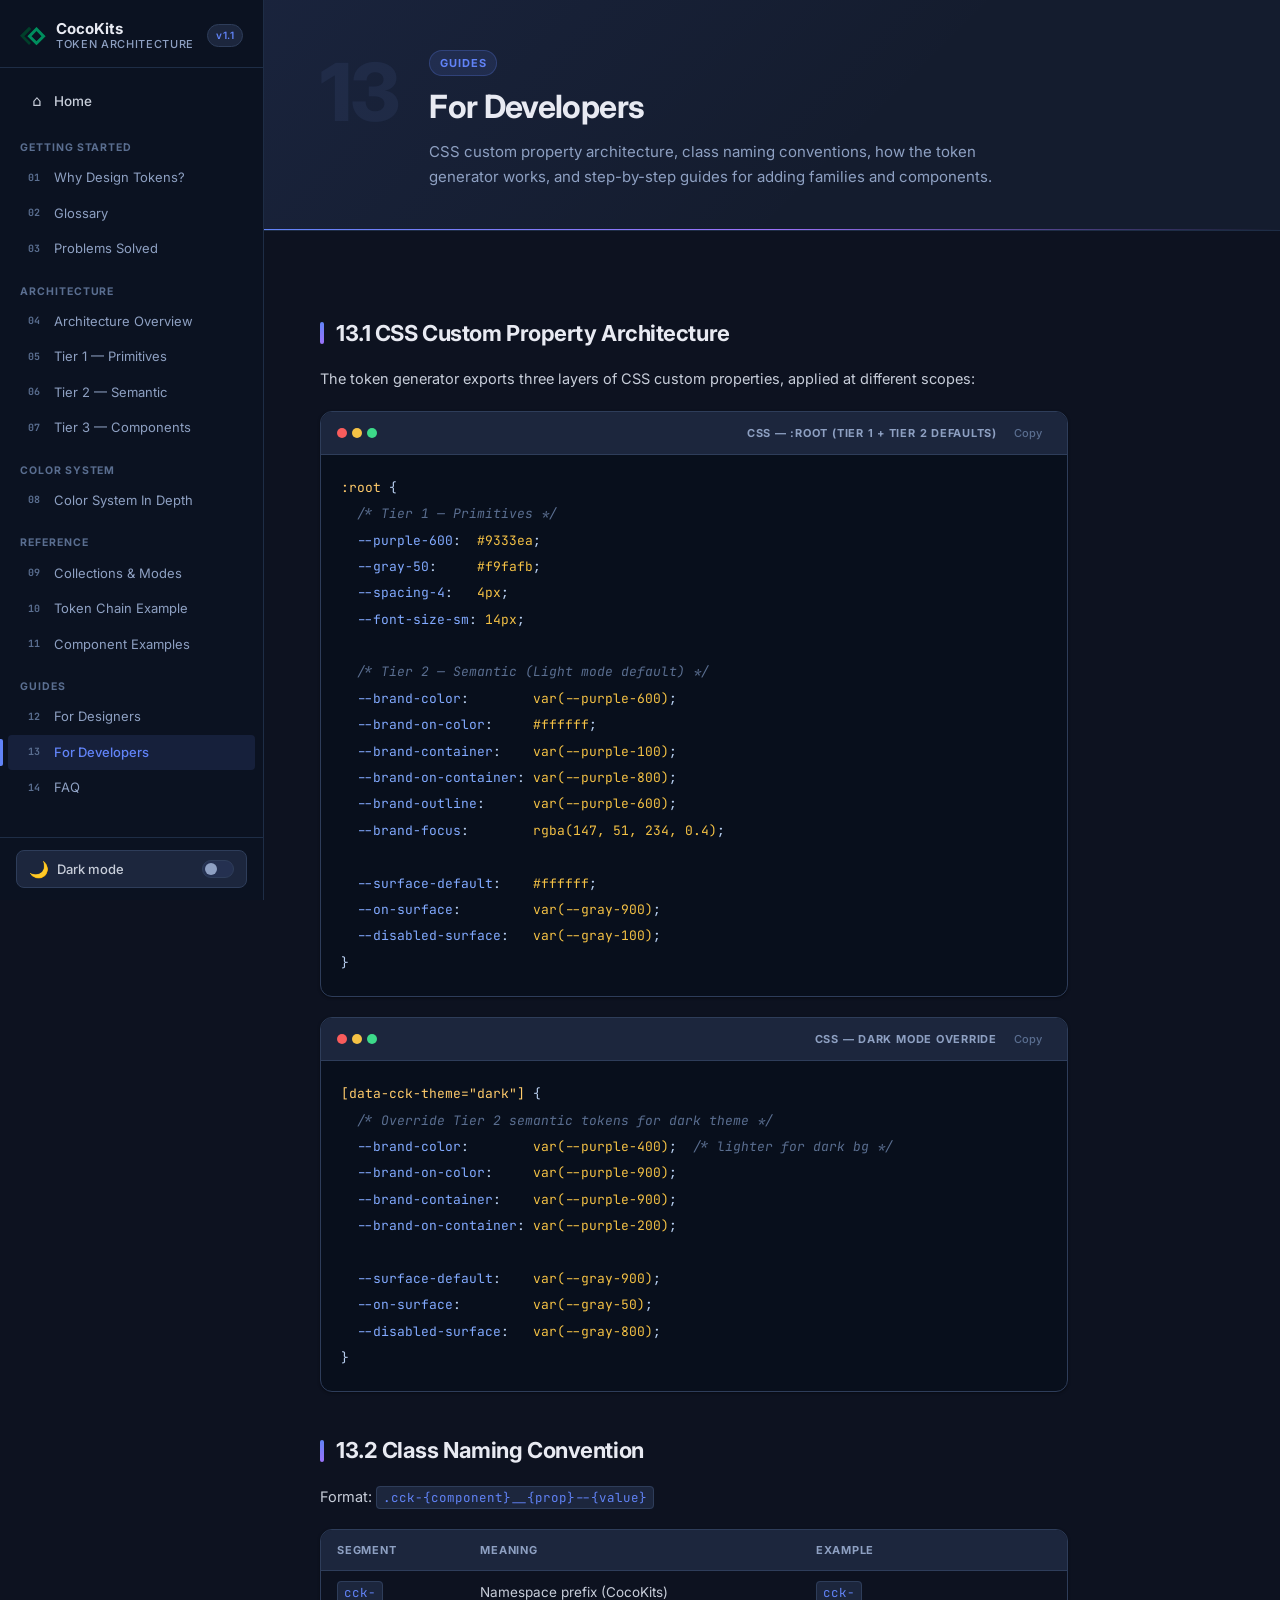
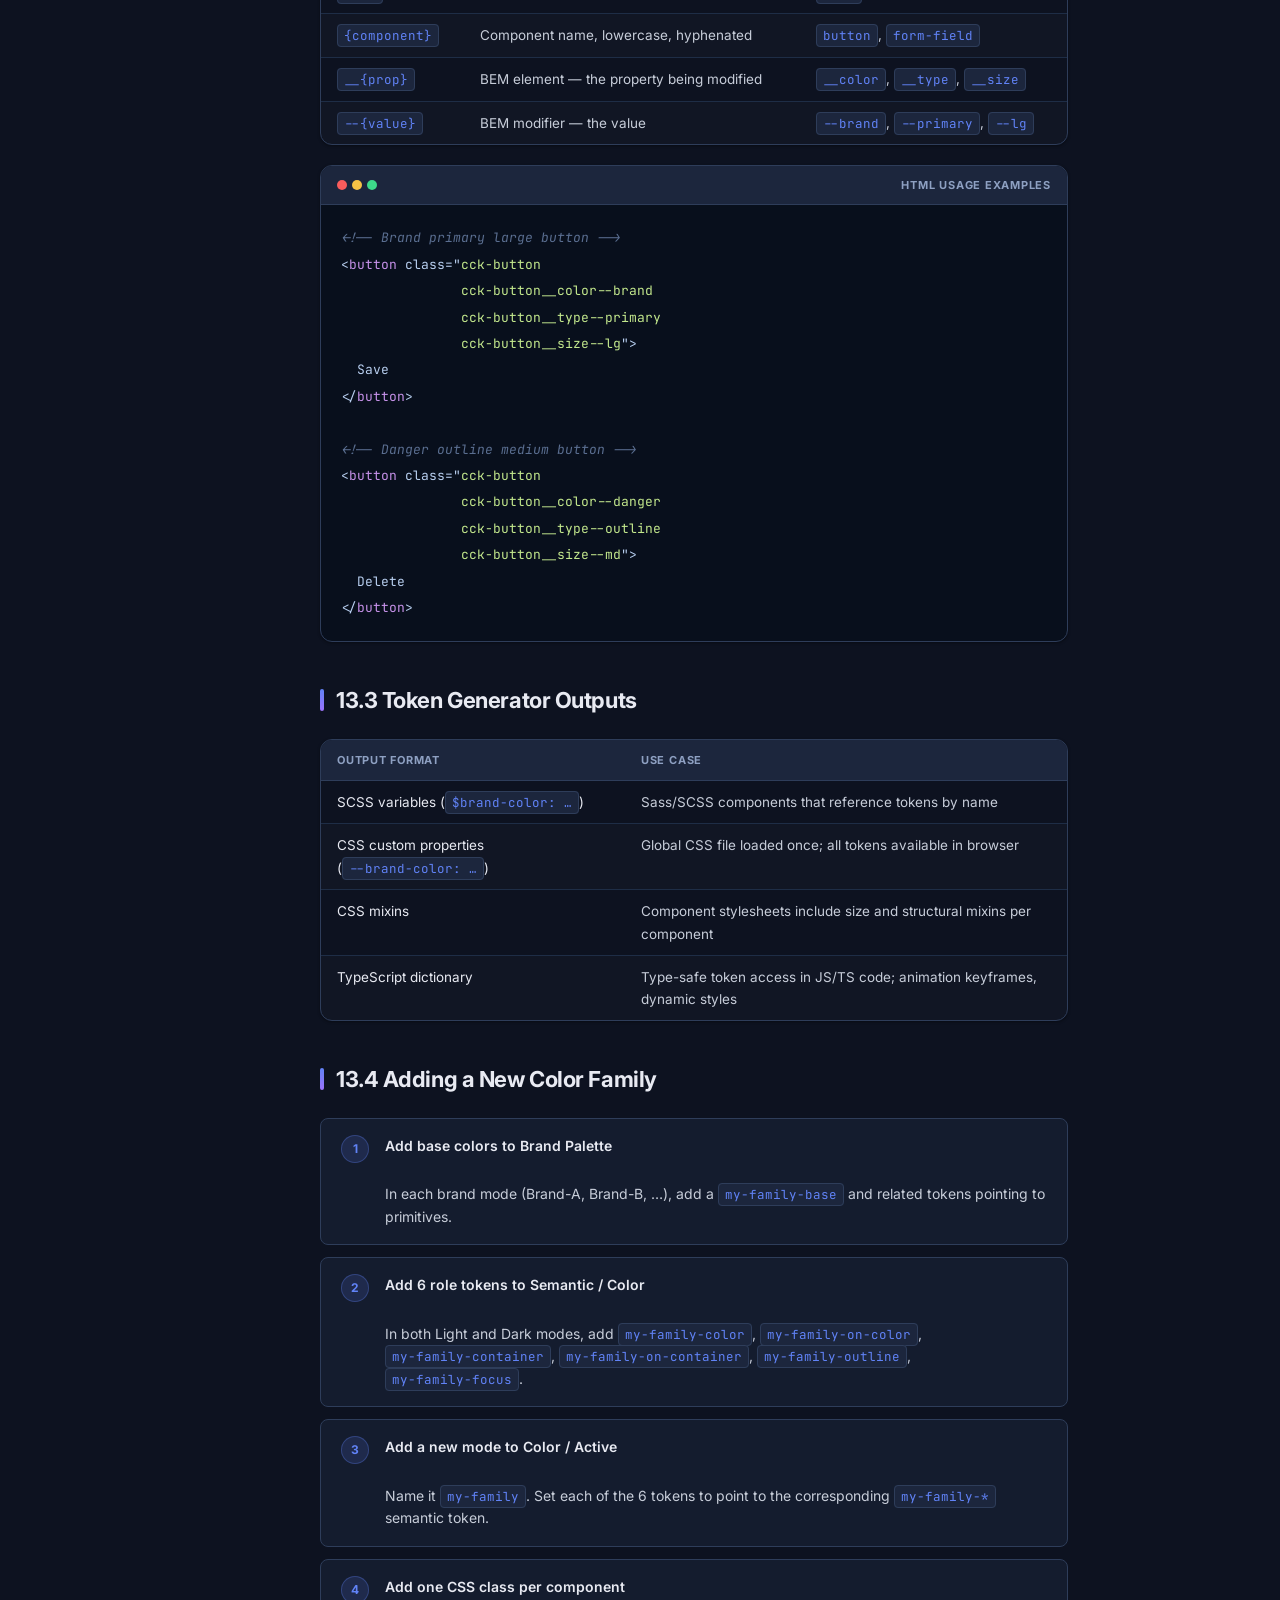
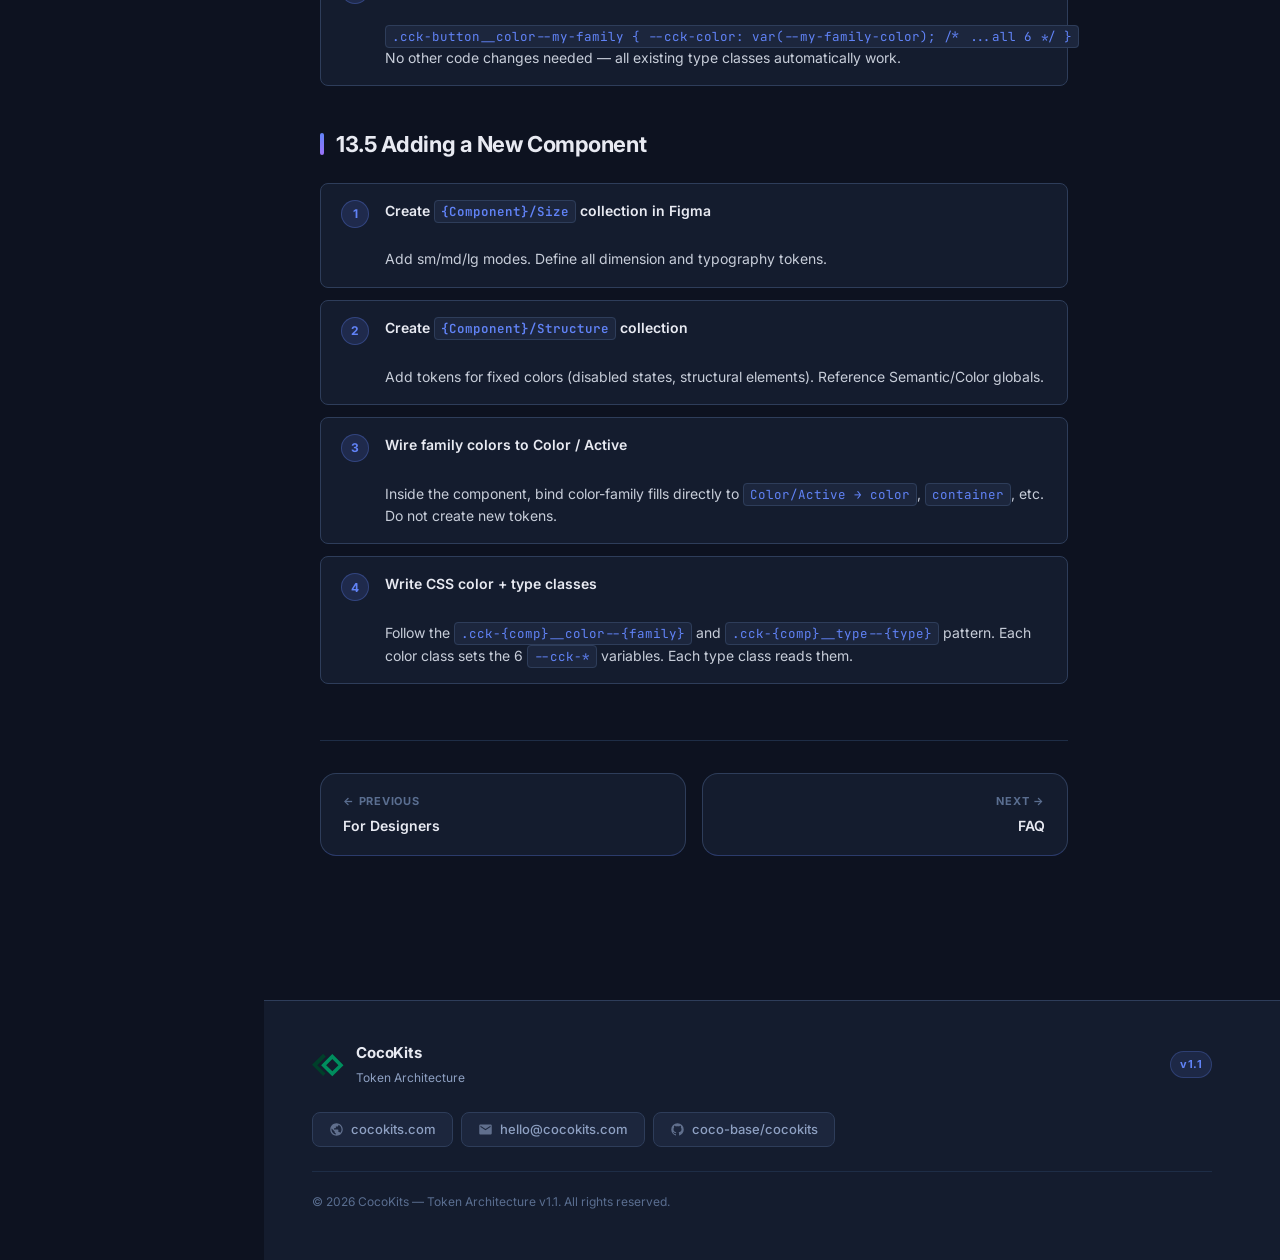
<file: pages/13-developers.html>
<!DOCTYPE html>
<html lang="en" data-theme="dark">
<head>
  <meta charset="UTF-8">
  <meta name="viewport" content="width=device-width, initial-scale=1.0">
  <title>For Developers CSS and SCSS Workflow — CocoKits Token Architecture</title>

  <!-- SEO -->
  <meta name="description" content="Developer guide: CSS custom property architecture, class naming conventions, token generator output formats, and steps for adding new color families and components.">
  <meta name="keywords" content="design tokens, CocoKits, design system, CSS custom properties, Figma variables, token architecture, Angular, React, multi-brand theming, dark mode">
  <meta name="robots" content="index, follow">
  <meta name="author" content="CocoKits">

  <!-- Open Graph -->
  <meta property="og:type" content="website">
  <meta property="og:site_name" content="CocoKits Token Architecture">
  <meta property="og:title" content="For Developers CSS and SCSS Workflow — CocoKits Token Architecture">
  <meta property="og:description" content="Developer guide: CSS custom property architecture, class naming conventions, token generator output formats, and steps for adding new color families and components.">
  <meta property="og:url" content="https://cocokits.com/token-architecture/pages/13-developers.html">
  <meta property="og:image" content="https://cocokits.com/token-architecture/assets/og-image.png">

  <!-- Twitter Card -->
  <meta name="twitter:card" content="summary_large_image">
  <meta name="twitter:title" content="For Developers CSS and SCSS Workflow — CocoKits Token Architecture">
  <meta name="twitter:description" content="Developer guide: CSS custom property architecture, class naming conventions, token generator output formats, and steps for adding new color families and components.">

  <!-- Canonical -->
  <link rel="canonical" href="https://cocokits.com/token-architecture/pages/13-developers.html">

  <!-- Favicon -->
  <link rel="icon" type="image/svg+xml" href="../assets/favicon.svg">
  <link rel="icon" type="image/x-icon" href="../assets/favicon.ico">
  <link rel="apple-touch-icon" sizes="96x96" href="../assets/favicon-96x96.png">

  <link rel="stylesheet" href="../styles/main.css">
</head>
<body>

<div class="scroll-progress" id="scrollProgress"></div>
<div class="sidebar-overlay" id="sidebarOverlay"></div>

<div class="site-wrapper">
  <aside class="sidebar" id="sidebar">
    <a href="../index.html" class="sidebar-logo">
      <span class="logo-mark"><svg width="26" height="20" viewBox="0 0 35 26" fill="none" xmlns="http://www.w3.org/2000/svg"><path d="M15.2141 3.67723L12.184 0.647095L0 12.8311L12.184 25.0151L14.8763 22.3228L5.72245 13.1689L15.2141 3.67723Z" fill="#003F2A"/><path fill-rule="evenodd" clip-rule="evenodd" d="M22.2141 0.984932L10.0301 13.1689L22.2141 25.3529L34.3981 13.1689L22.2141 0.984932ZM22.2141 6.40385L15.4491 13.1689L22.2141 19.934L28.9792 13.1689L22.2141 6.40385Z" fill="#003F2A"/><path fill-rule="evenodd" clip-rule="evenodd" d="M22.2141 0.984932L10.0301 13.1689L22.2141 25.3529L34.3981 13.1689L22.2141 0.984932ZM22.2141 6.40385L15.4491 13.1689L22.2141 19.934L28.9792 13.1689L22.2141 6.40385Z" fill="#008D5E"/></svg></span>
      <div class="logo-text">CocoKits <span>Token Architecture</span></div>
      <span class="logo-version">v1.1</span>
    </a>
    <nav class="sidebar-nav">
      <a href="../index.html" class="nav-home"><span class="nav-icon">⌂</span><span class="nav-label">Home</span></a>
      <div class="nav-group">
        <span class="nav-group-label">Getting Started</span>
        <a href="01-why-tokens.html" class="nav-link"><span class="nav-num">01</span><span class="nav-label">Why Design Tokens?</span></a>
        <a href="02-glossary.html" class="nav-link"><span class="nav-num">02</span><span class="nav-label">Glossary</span></a>
        <a href="03-problems.html" class="nav-link"><span class="nav-num">03</span><span class="nav-label">Problems Solved</span></a>
      </div>
      <div class="nav-group">
        <span class="nav-group-label">Architecture</span>
        <a href="04-overview.html" class="nav-link"><span class="nav-num">04</span><span class="nav-label">Architecture Overview</span></a>
        <a href="05-primitives.html" class="nav-link"><span class="nav-num">05</span><span class="nav-label">Tier 1 — Primitives</span></a>
        <a href="06-semantic.html" class="nav-link"><span class="nav-num">06</span><span class="nav-label">Tier 2 — Semantic</span></a>
        <a href="07-component-tokens.html" class="nav-link"><span class="nav-num">07</span><span class="nav-label">Tier 3 — Components</span></a>
      </div>
      <div class="nav-group">
        <span class="nav-group-label">Color System</span>
        <a href="08-color-system.html" class="nav-link"><span class="nav-num">08</span><span class="nav-label">Color System In Depth</span></a>
      </div>
      <div class="nav-group">
        <span class="nav-group-label">Reference</span>
        <a href="09-collections.html" class="nav-link"><span class="nav-num">09</span><span class="nav-label">Collections &amp; Modes</span></a>
        <a href="10-token-chains.html" class="nav-link"><span class="nav-num">10</span><span class="nav-label">Token Chain Example</span></a>
        <a href="11-examples.html" class="nav-link"><span class="nav-num">11</span><span class="nav-label">Component Examples</span></a>
      </div>
      <div class="nav-group">
        <span class="nav-group-label">Guides</span>
        <a href="12-designers.html" class="nav-link"><span class="nav-num">12</span><span class="nav-label">For Designers</span></a>
        <a href="13-developers.html" class="nav-link"><span class="nav-num">13</span><span class="nav-label">For Developers</span></a>
        <a href="14-faq.html" class="nav-link"><span class="nav-num">14</span><span class="nav-label">FAQ</span></a>
      </div>
    </nav>
    <div class="sidebar-footer">
      <button class="theme-toggle" id="themeToggle">
        <span class="toggle-icon">🌙</span><span class="toggle-label">Dark mode</span>
        <span class="toggle-indicator"></span>
      </button>
    </div>
  </aside>

  <main class="main">
    <div class="page-hero">
      <div class="hero-number">13</div>
      <div class="hero-content">
        <div class="hero-badge">Guides</div>
        <h1>For Developers</h1>
        <p class="hero-desc">CSS custom property architecture, class naming conventions, how the token generator works, and step-by-step guides for adding families and components.</p>
      </div>
    </div>

    <div class="content">

      <h2>13.1 CSS Custom Property Architecture</h2>
      <p>The token generator exports three layers of CSS custom properties, applied at different scopes:</p>

      <div class="code-block">
        <div class="code-header">
          <div class="code-dots"><span class="code-dot dot-red"></span><span class="code-dot dot-amber"></span><span class="code-dot dot-green"></span></div>
          <span class="code-lang">CSS — :root (Tier 1 + Tier 2 defaults)</span>
          <button class="copy-btn"><span class="copy-label">Copy</span></button>
        </div>
        <pre><code><span class="s-class">:root</span> {
  <span class="s-comment">/* Tier 1 — Primitives */</span>
  <span class="s-prop">--purple-600</span>:  <span class="s-value">#9333ea</span>;
  <span class="s-prop">--gray-50</span>:     <span class="s-value">#f9fafb</span>;
  <span class="s-prop">--spacing-4</span>:   <span class="s-value">4px</span>;
  <span class="s-prop">--font-size-sm</span>: <span class="s-value">14px</span>;

  <span class="s-comment">/* Tier 2 — Semantic (Light mode default) */</span>
  <span class="s-prop">--brand-color</span>:        <span class="s-value">var(--purple-600)</span>;
  <span class="s-prop">--brand-on-color</span>:     <span class="s-value">#ffffff</span>;
  <span class="s-prop">--brand-container</span>:    <span class="s-value">var(--purple-100)</span>;
  <span class="s-prop">--brand-on-container</span>: <span class="s-value">var(--purple-800)</span>;
  <span class="s-prop">--brand-outline</span>:      <span class="s-value">var(--purple-600)</span>;
  <span class="s-prop">--brand-focus</span>:        <span class="s-value">rgba(147, 51, 234, 0.4)</span>;

  <span class="s-prop">--surface-default</span>:    <span class="s-value">#ffffff</span>;
  <span class="s-prop">--on-surface</span>:         <span class="s-value">var(--gray-900)</span>;
  <span class="s-prop">--disabled-surface</span>:   <span class="s-value">var(--gray-100)</span>;
}</code></pre>
      </div>

      <div class="code-block">
        <div class="code-header">
          <div class="code-dots"><span class="code-dot dot-red"></span><span class="code-dot dot-amber"></span><span class="code-dot dot-green"></span></div>
          <span class="code-lang">CSS — Dark mode override</span>
          <button class="copy-btn"><span class="copy-label">Copy</span></button>
        </div>
        <pre><code><span class="s-class">[data-cck-theme="dark"]</span> {
  <span class="s-comment">/* Override Tier 2 semantic tokens for dark theme */</span>
  <span class="s-prop">--brand-color</span>:        <span class="s-value">var(--purple-400)</span>;  <span class="s-comment">/* lighter for dark bg */</span>
  <span class="s-prop">--brand-on-color</span>:     <span class="s-value">var(--purple-900)</span>;
  <span class="s-prop">--brand-container</span>:    <span class="s-value">var(--purple-900)</span>;
  <span class="s-prop">--brand-on-container</span>: <span class="s-value">var(--purple-200)</span>;

  <span class="s-prop">--surface-default</span>:    <span class="s-value">var(--gray-900)</span>;
  <span class="s-prop">--on-surface</span>:         <span class="s-value">var(--gray-50)</span>;
  <span class="s-prop">--disabled-surface</span>:   <span class="s-value">var(--gray-800)</span>;
}</code></pre>
      </div>

      <h2>13.2 Class Naming Convention</h2>
      <p>Format: <code>.cck-{component}__{prop}--{value}</code></p>

      <div class="table-wrap">
        <table>
          <thead>
            <tr><th>Segment</th><th>Meaning</th><th>Example</th></tr>
          </thead>
          <tbody>
            <tr><td><code>cck-</code></td><td>Namespace prefix (CocoKits)</td><td><code>cck-</code></td></tr>
            <tr><td><code>{component}</code></td><td>Component name, lowercase, hyphenated</td><td><code>button</code>, <code>form-field</code></td></tr>
            <tr><td><code>__{prop}</code></td><td>BEM element — the property being modified</td><td><code>__color</code>, <code>__type</code>, <code>__size</code></td></tr>
            <tr><td><code>--{value}</code></td><td>BEM modifier — the value</td><td><code>--brand</code>, <code>--primary</code>, <code>--lg</code></td></tr>
          </tbody>
        </table>
      </div>

      <div class="code-block">
        <div class="code-header">
          <div class="code-dots"><span class="code-dot dot-red"></span><span class="code-dot dot-amber"></span><span class="code-dot dot-green"></span></div>
          <span class="code-lang">HTML usage examples</span>
        </div>
        <pre><code><span class="s-comment">&lt;!-- Brand primary large button --&gt;</span>
&lt;<span class="s-keyword">button</span> class="<span class="s-string">cck-button
               cck-button__color--brand
               cck-button__type--primary
               cck-button__size--lg</span>"&gt;
  Save
&lt;/<span class="s-keyword">button</span>&gt;

<span class="s-comment">&lt;!-- Danger outline medium button --&gt;</span>
&lt;<span class="s-keyword">button</span> class="<span class="s-string">cck-button
               cck-button__color--danger
               cck-button__type--outline
               cck-button__size--md</span>"&gt;
  Delete
&lt;/<span class="s-keyword">button</span>&gt;</code></pre>
      </div>

      <h2>13.3 Token Generator Outputs</h2>
      <div class="table-wrap">
        <table>
          <thead>
            <tr><th>Output Format</th><th>Use Case</th></tr>
          </thead>
          <tbody>
            <tr><td>SCSS variables (<code>$brand-color: …</code>)</td><td>Sass/SCSS components that reference tokens by name</td></tr>
            <tr><td>CSS custom properties (<code>--brand-color: …</code>)</td><td>Global CSS file loaded once; all tokens available in browser</td></tr>
            <tr><td>CSS mixins</td><td>Component stylesheets include size and structural mixins per component</td></tr>
            <tr><td>TypeScript dictionary</td><td>Type-safe token access in JS/TS code; animation keyframes, dynamic styles</td></tr>
          </tbody>
        </table>
      </div>

      <h2>13.4 Adding a New Color Family</h2>

      <div class="step-list">
        <div class="step-item">
          <div class="step-num">1</div>
          <div class="step-body">
            <strong>Add base colors to Brand Palette</strong><br>
            In each brand mode (Brand-A, Brand-B, …), add a <code>my-family-base</code> and related tokens pointing to primitives.
          </div>
        </div>
        <div class="step-item">
          <div class="step-num">2</div>
          <div class="step-body">
            <strong>Add 6 role tokens to Semantic / Color</strong><br>
            In both Light and Dark modes, add <code>my-family-color</code>, <code>my-family-on-color</code>, <code>my-family-container</code>, <code>my-family-on-container</code>, <code>my-family-outline</code>, <code>my-family-focus</code>.
          </div>
        </div>
        <div class="step-item">
          <div class="step-num">3</div>
          <div class="step-body">
            <strong>Add a new mode to Color / Active</strong><br>
            Name it <code>my-family</code>. Set each of the 6 tokens to point to the corresponding <code>my-family-*</code> semantic token.
          </div>
        </div>
        <div class="step-item">
          <div class="step-num">4</div>
          <div class="step-body">
            <strong>Add one CSS class per component</strong><br>
            <code>.cck-button__color--my-family { --cck-color: var(--my-family-color); /* ...all 6 */ }</code>
            No other code changes needed — all existing type classes automatically work.
          </div>
        </div>
      </div>

      <h2>13.5 Adding a New Component</h2>

      <div class="step-list">
        <div class="step-item">
          <div class="step-num">1</div>
          <div class="step-body">
            <strong>Create <code>{Component}/Size</code> collection in Figma</strong><br>
            Add sm/md/lg modes. Define all dimension and typography tokens.
          </div>
        </div>
        <div class="step-item">
          <div class="step-num">2</div>
          <div class="step-body">
            <strong>Create <code>{Component}/Structure</code> collection</strong><br>
            Add tokens for fixed colors (disabled states, structural elements). Reference Semantic/Color globals.
          </div>
        </div>
        <div class="step-item">
          <div class="step-num">3</div>
          <div class="step-body">
            <strong>Wire family colors to Color / Active</strong><br>
            Inside the component, bind color-family fills directly to <code>Color/Active → color</code>, <code>container</code>, etc. Do not create new tokens.
          </div>
        </div>
        <div class="step-item">
          <div class="step-num">4</div>
          <div class="step-body">
            <strong>Write CSS color + type classes</strong><br>
            Follow the <code>.cck-{comp}__color--{family}</code> and <code>.cck-{comp}__type--{type}</code> pattern. Each color class sets the 6 <code>--cck-*</code> variables. Each type class reads them.
          </div>
        </div>
      </div>

      <div class="page-nav">
        <a href="12-designers.html" class="page-nav-link page-nav-link--prev">
          <span class="page-nav-direction">← Previous</span>
          <span class="page-nav-label">For Designers</span>
        </a>
        <a href="14-faq.html" class="page-nav-link page-nav-link--next">
          <span class="page-nav-direction">Next →</span>
          <span class="page-nav-label">FAQ</span>
        </a>
      </div>
    </div>
    <footer class="site-footer">
      <div class="footer-inner">
        <div class="footer-brand">
          <span class="footer-logo-mark"><svg width="32" height="24" viewBox="0 0 35 26" fill="none" xmlns="http://www.w3.org/2000/svg"><path d="M15.2141 3.67723L12.184 0.647095L0 12.8311L12.184 25.0151L14.8763 22.3228L5.72245 13.1689L15.2141 3.67723Z" fill="#003F2A"/><path fill-rule="evenodd" clip-rule="evenodd" d="M22.2141 0.984932L10.0301 13.1689L22.2141 25.3529L34.3981 13.1689L22.2141 0.984932ZM22.2141 6.40385L15.4491 13.1689L22.2141 19.934L28.9792 13.1689L22.2141 6.40385Z" fill="#003F2A"/><path fill-rule="evenodd" clip-rule="evenodd" d="M22.2141 0.984932L10.0301 13.1689L22.2141 25.3529L34.3981 13.1689L22.2141 0.984932ZM22.2141 6.40385L15.4491 13.1689L22.2141 19.934L28.9792 13.1689L22.2141 6.40385Z" fill="#008D5E"/></svg></span>
          <div class="footer-brand-text">
            <span class="footer-brand-name">CocoKits</span>
            <span class="footer-tagline">Token Architecture</span>
          </div>
          <span class="footer-version">v1.1</span>
        </div>
        <nav class="footer-links">
          <a href="https://cocokits.com" class="footer-link" target="_blank" rel="noopener">
            <svg class="footer-link-icon" width="15" height="15" viewBox="0 0 24 24" fill="currentColor"><path d="M12 2C6.48 2 2 6.48 2 12s4.48 10 10 10 10-4.48 10-10S17.52 2 12 2zm-1 17.93c-3.95-.49-7-3.85-7-7.93 0-.62.08-1.21.21-1.79L9 15v1c0 1.1.9 2 2 2v1.93zm6.9-2.54c-.26-.81-1-1.39-1.9-1.39h-1v-3c0-.55-.45-1-1-1H8v-2h2c.55 0 1-.45 1-1V7h2c1.1 0 2-.9 2-2v-.41c2.93 1.19 5 4.06 5 7.41 0 2.08-.8 3.97-2.1 5.39z"/></svg>
            <span>cocokits.com</span>
          </a>
          <a href="mailto:hello@cocokits.com" class="footer-link">
            <svg class="footer-link-icon" width="15" height="15" viewBox="0 0 24 24" fill="currentColor"><path d="M20 4H4c-1.1 0-2 .9-2 2v12c0 1.1.9 2 2 2h16c1.1 0 2-.9 2-2V6c0-1.1-.9-2-2-2zm0 4l-8 5-8-5V6l8 5 8-5v2z"/></svg>
            <span>hello@cocokits.com</span>
          </a>
          <a href="https://github.com/coco-base/cocokits" class="footer-link" target="_blank" rel="noopener">
            <svg class="footer-link-icon" width="15" height="15" viewBox="0 0 24 24" fill="currentColor"><path d="M12 2A10 10 0 0 0 2 12c0 4.42 2.87 8.17 6.84 9.5.5.08.66-.23.66-.5v-1.69c-2.77.6-3.36-1.34-3.36-1.34-.46-1.16-1.11-1.47-1.11-1.47-.91-.62.07-.6.07-.6 1 .07 1.53 1.03 1.53 1.03.87 1.52 2.34 1.07 2.91.83.09-.65.35-1.09.63-1.34-2.22-.25-4.55-1.11-4.55-4.92 0-1.11.38-2 1.03-2.71-.1-.25-.45-1.29.1-2.64 0 0 .84-.27 2.75 1.02.79-.22 1.65-.33 2.5-.33.85 0 1.71.11 2.5.33 1.91-1.29 2.75-1.02 2.75-1.02.55 1.35.2 2.39.1 2.64.65.71 1.03 1.6 1.03 2.71 0 3.82-2.34 4.66-4.57 4.91.36.31.69.92.69 1.85V21c0 .27.16.59.67.5C19.14 20.16 22 16.42 22 12A10 10 0 0 0 12 2z"/></svg>
            <span>coco-base/cocokits</span>
          </a>
        </nav>
        <p class="footer-copy">&copy; 2026 CocoKits &mdash; Token Architecture v1.1. All rights reserved.</p>
      </div>
    </footer>
  </main>
</div>

<button class="sidebar-toggle" id="sidebarToggle">☰</button>
<script src="../js/main.js"></script>
</body>
</html>
</file>
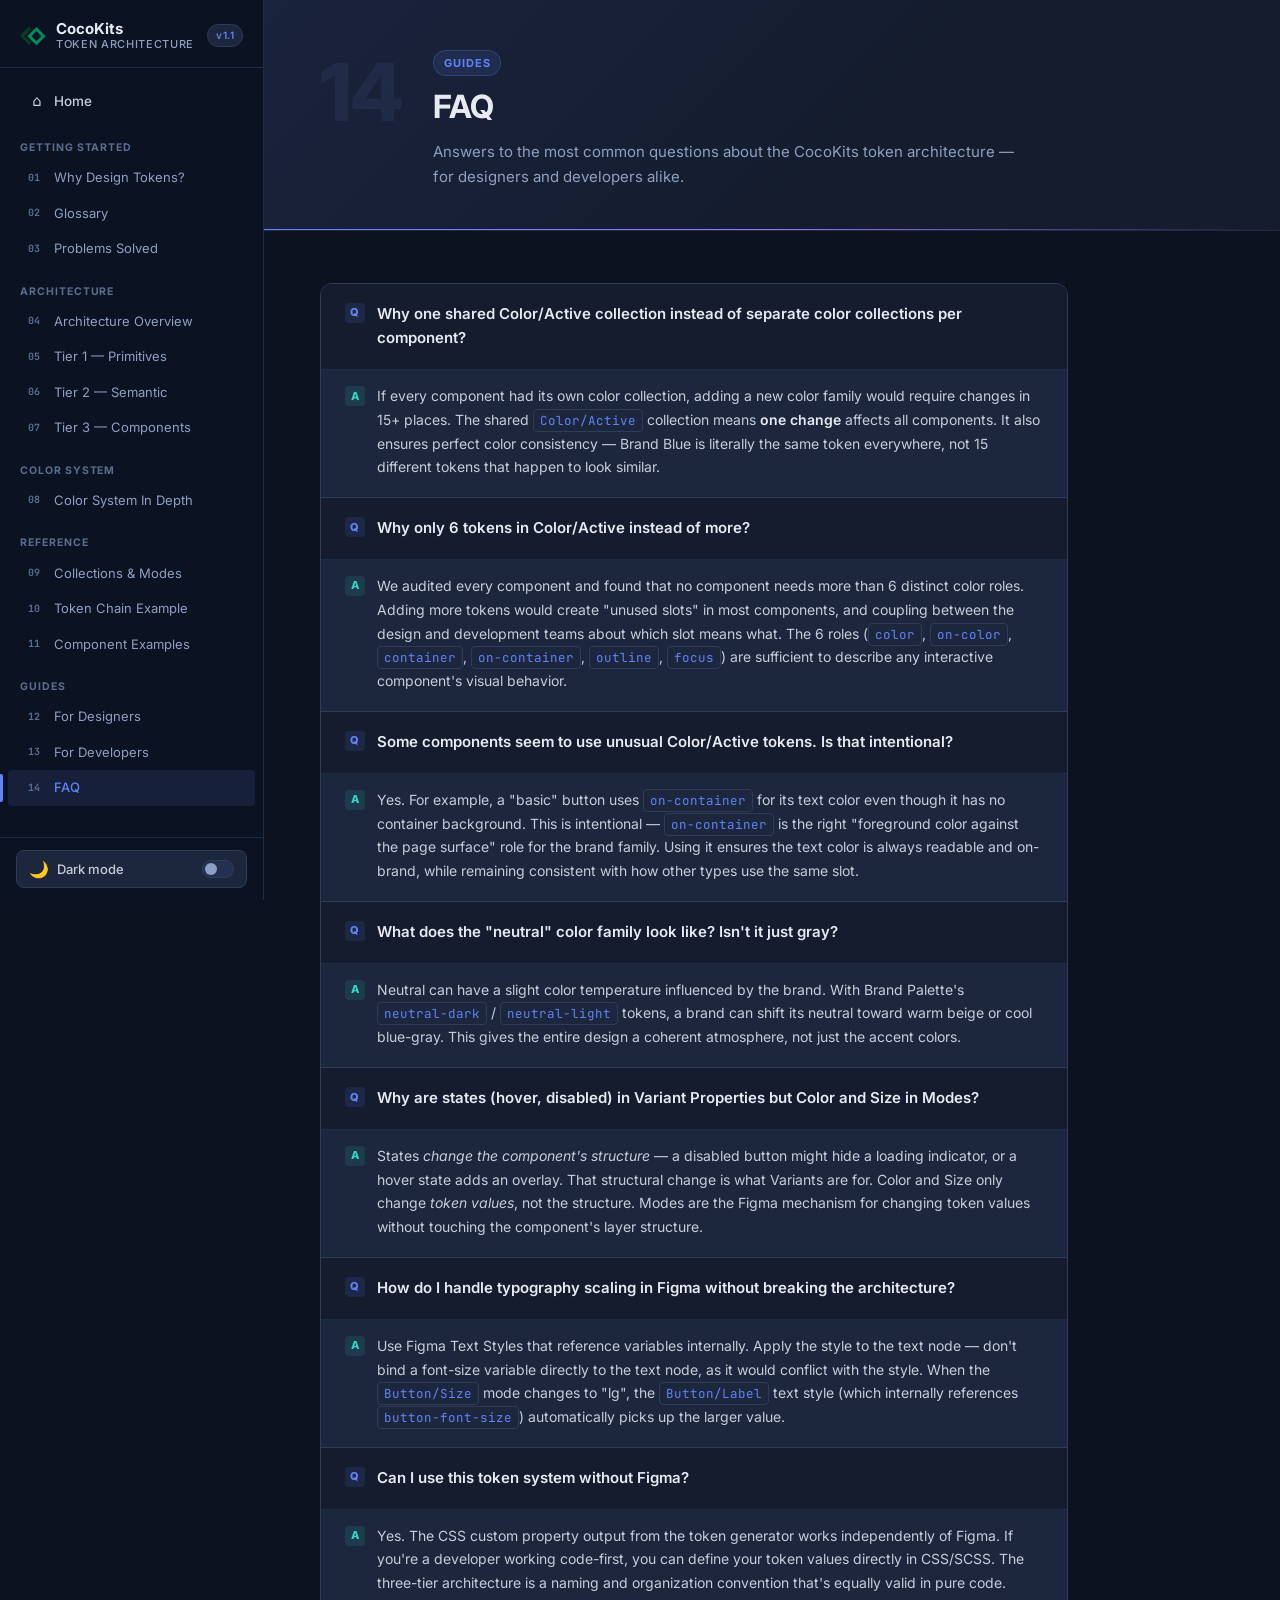
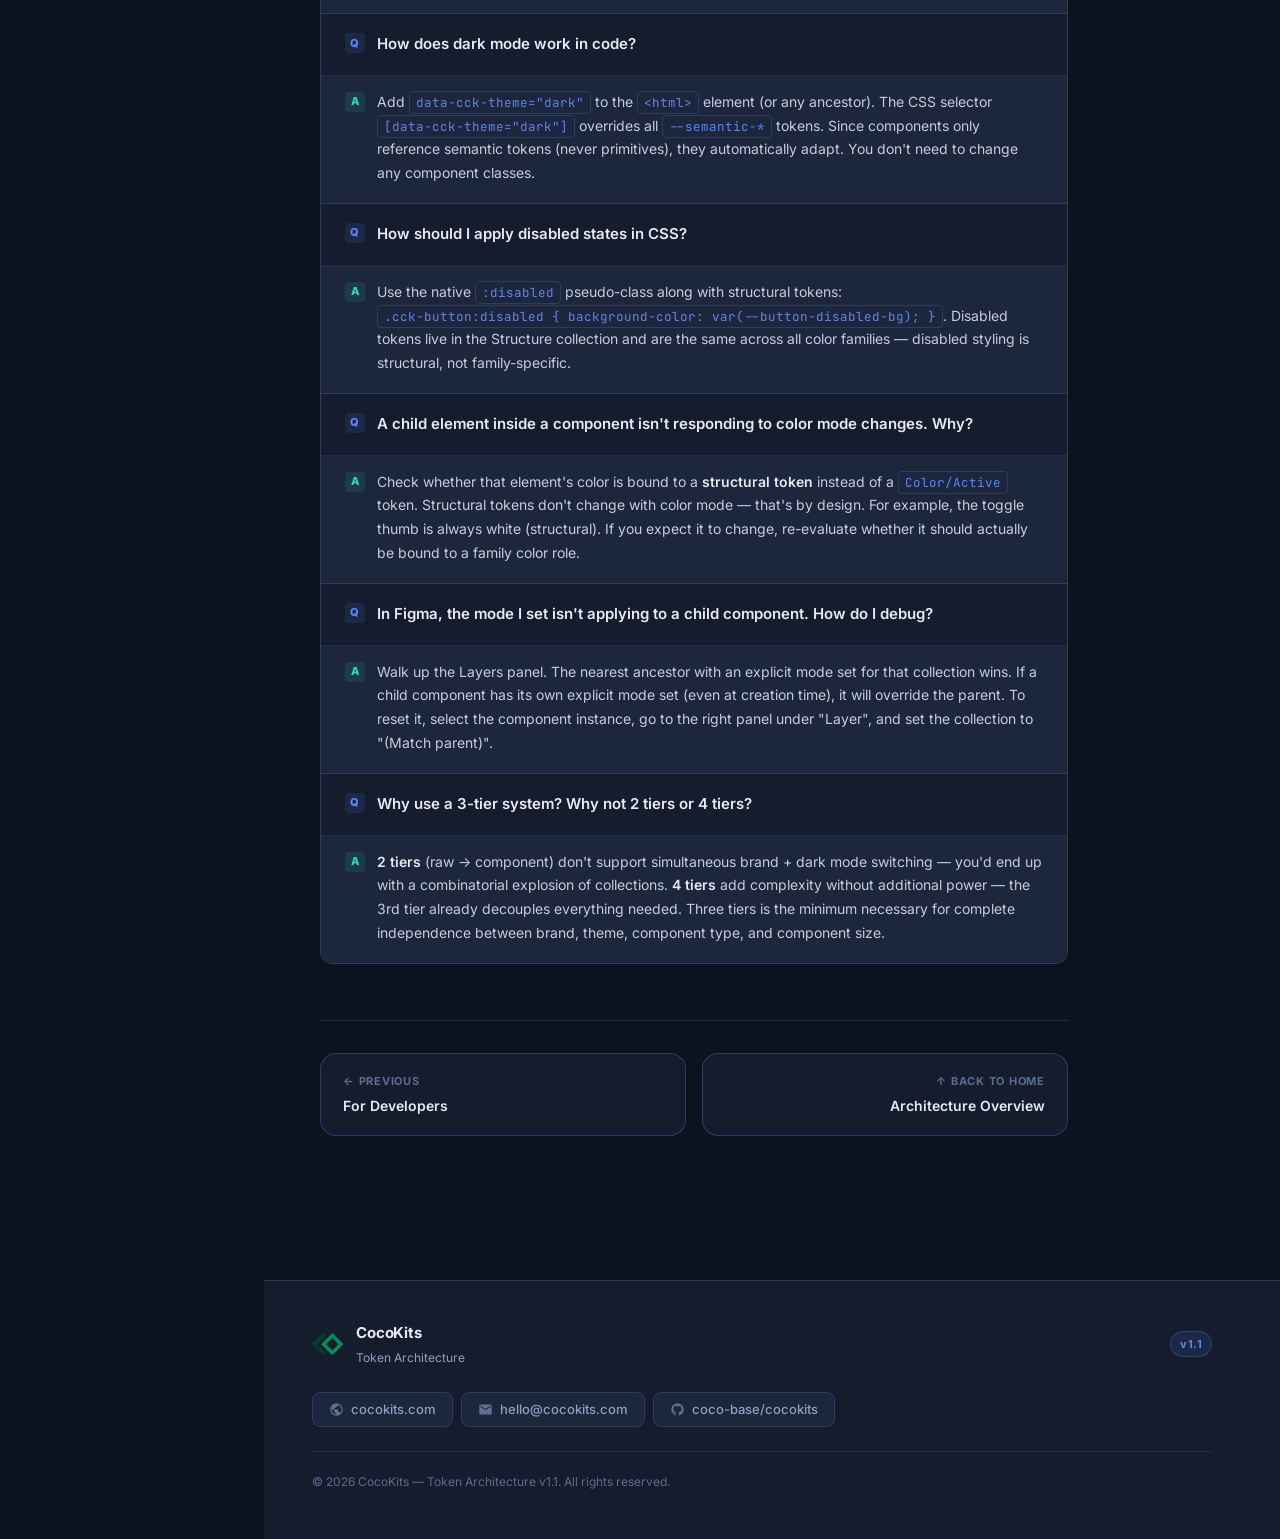
<file: pages/14-faq.html>
<!DOCTYPE html>
<html lang="en" data-theme="dark">
<head>
  <meta charset="UTF-8">
  <meta name="viewport" content="width=device-width, initial-scale=1.0">
  <title>FAQ — CocoKits Token Architecture</title>

  <!-- SEO -->
  <meta name="description" content="Frequently asked questions about the CocoKits token system: why 6 shared tokens, dark mode implementation, disabled states, Figma debugging, and more.">
  <meta name="keywords" content="design tokens, CocoKits, design system, CSS custom properties, Figma variables, token architecture, Angular, React, multi-brand theming, dark mode">
  <meta name="robots" content="index, follow">
  <meta name="author" content="CocoKits">

  <!-- Open Graph -->
  <meta property="og:type" content="website">
  <meta property="og:site_name" content="CocoKits Token Architecture">
  <meta property="og:title" content="FAQ — CocoKits Token Architecture">
  <meta property="og:description" content="Frequently asked questions about the CocoKits token system: why 6 shared tokens, dark mode implementation, disabled states, Figma debugging, and more.">
  <meta property="og:url" content="https://cocokits.com/token-architecture/pages/14-faq.html">
  <meta property="og:image" content="https://cocokits.com/token-architecture/assets/og-image.png">

  <!-- Twitter Card -->
  <meta name="twitter:card" content="summary_large_image">
  <meta name="twitter:title" content="FAQ — CocoKits Token Architecture">
  <meta name="twitter:description" content="Frequently asked questions about the CocoKits token system: why 6 shared tokens, dark mode implementation, disabled states, Figma debugging, and more.">

  <!-- Canonical -->
  <link rel="canonical" href="https://cocokits.com/token-architecture/pages/14-faq.html">

  <!-- Favicon -->
  <link rel="icon" type="image/svg+xml" href="../assets/favicon.svg">
  <link rel="icon" type="image/x-icon" href="../assets/favicon.ico">
  <link rel="apple-touch-icon" sizes="96x96" href="../assets/favicon-96x96.png">

  <link rel="stylesheet" href="../styles/main.css">
</head>
<body>

<div class="scroll-progress" id="scrollProgress"></div>
<div class="sidebar-overlay" id="sidebarOverlay"></div>

<div class="site-wrapper">
  <aside class="sidebar" id="sidebar">
    <a href="../index.html" class="sidebar-logo">
      <span class="logo-mark"><svg width="26" height="20" viewBox="0 0 35 26" fill="none" xmlns="http://www.w3.org/2000/svg"><path d="M15.2141 3.67723L12.184 0.647095L0 12.8311L12.184 25.0151L14.8763 22.3228L5.72245 13.1689L15.2141 3.67723Z" fill="#003F2A"/><path fill-rule="evenodd" clip-rule="evenodd" d="M22.2141 0.984932L10.0301 13.1689L22.2141 25.3529L34.3981 13.1689L22.2141 0.984932ZM22.2141 6.40385L15.4491 13.1689L22.2141 19.934L28.9792 13.1689L22.2141 6.40385Z" fill="#003F2A"/><path fill-rule="evenodd" clip-rule="evenodd" d="M22.2141 0.984932L10.0301 13.1689L22.2141 25.3529L34.3981 13.1689L22.2141 0.984932ZM22.2141 6.40385L15.4491 13.1689L22.2141 19.934L28.9792 13.1689L22.2141 6.40385Z" fill="#008D5E"/></svg></span>
      <div class="logo-text">CocoKits <span>Token Architecture</span></div>
      <span class="logo-version">v1.1</span>
    </a>
    <nav class="sidebar-nav">
      <a href="../index.html" class="nav-home"><span class="nav-icon">⌂</span><span class="nav-label">Home</span></a>
      <div class="nav-group">
        <span class="nav-group-label">Getting Started</span>
        <a href="01-why-tokens.html" class="nav-link"><span class="nav-num">01</span><span class="nav-label">Why Design Tokens?</span></a>
        <a href="02-glossary.html" class="nav-link"><span class="nav-num">02</span><span class="nav-label">Glossary</span></a>
        <a href="03-problems.html" class="nav-link"><span class="nav-num">03</span><span class="nav-label">Problems Solved</span></a>
      </div>
      <div class="nav-group">
        <span class="nav-group-label">Architecture</span>
        <a href="04-overview.html" class="nav-link"><span class="nav-num">04</span><span class="nav-label">Architecture Overview</span></a>
        <a href="05-primitives.html" class="nav-link"><span class="nav-num">05</span><span class="nav-label">Tier 1 — Primitives</span></a>
        <a href="06-semantic.html" class="nav-link"><span class="nav-num">06</span><span class="nav-label">Tier 2 — Semantic</span></a>
        <a href="07-component-tokens.html" class="nav-link"><span class="nav-num">07</span><span class="nav-label">Tier 3 — Components</span></a>
      </div>
      <div class="nav-group">
        <span class="nav-group-label">Color System</span>
        <a href="08-color-system.html" class="nav-link"><span class="nav-num">08</span><span class="nav-label">Color System In Depth</span></a>
      </div>
      <div class="nav-group">
        <span class="nav-group-label">Reference</span>
        <a href="09-collections.html" class="nav-link"><span class="nav-num">09</span><span class="nav-label">Collections &amp; Modes</span></a>
        <a href="10-token-chains.html" class="nav-link"><span class="nav-num">10</span><span class="nav-label">Token Chain Example</span></a>
        <a href="11-examples.html" class="nav-link"><span class="nav-num">11</span><span class="nav-label">Component Examples</span></a>
      </div>
      <div class="nav-group">
        <span class="nav-group-label">Guides</span>
        <a href="12-designers.html" class="nav-link"><span class="nav-num">12</span><span class="nav-label">For Designers</span></a>
        <a href="13-developers.html" class="nav-link"><span class="nav-num">13</span><span class="nav-label">For Developers</span></a>
        <a href="14-faq.html" class="nav-link"><span class="nav-num">14</span><span class="nav-label">FAQ</span></a>
      </div>
    </nav>
    <div class="sidebar-footer">
      <button class="theme-toggle" id="themeToggle">
        <span class="toggle-icon">🌙</span><span class="toggle-label">Dark mode</span>
        <span class="toggle-indicator"></span>
      </button>
    </div>
  </aside>

  <main class="main">
    <div class="page-hero">
      <div class="hero-number">14</div>
      <div class="hero-content">
        <div class="hero-badge">Guides</div>
        <h1>FAQ</h1>
        <p class="hero-desc">Answers to the most common questions about the CocoKits token architecture — for designers and developers alike.</p>
      </div>
    </div>

    <div class="content">

      <div class="faq-list">

        <div class="faq-item">
          <div class="faq-q">Why one shared Color/Active collection instead of separate color collections per component?</div>
          <div class="faq-a">
            If every component had its own color collection, adding a new color family would require changes in 15+ places. The shared <code>Color/Active</code> collection means <strong>one change</strong> affects all components. It also ensures perfect color consistency — Brand Blue is literally the same token everywhere, not 15 different tokens that happen to look similar.
          </div>
        </div>

        <div class="faq-item">
          <div class="faq-q">Why only 6 tokens in Color/Active instead of more?</div>
          <div class="faq-a">
            We audited every component and found that no component needs more than 6 distinct color roles. Adding more tokens would create "unused slots" in most components, and coupling between the design and development teams about which slot means what. The 6 roles (<code>color</code>, <code>on-color</code>, <code>container</code>, <code>on-container</code>, <code>outline</code>, <code>focus</code>) are sufficient to describe any interactive component's visual behavior.
          </div>
        </div>

        <div class="faq-item">
          <div class="faq-q">Some components seem to use unusual Color/Active tokens. Is that intentional?</div>
          <div class="faq-a">
            Yes. For example, a "basic" button uses <code>on-container</code> for its text color even though it has no container background. This is intentional — <code>on-container</code> is the right "foreground color against the page surface" role for the brand family. Using it ensures the text color is always readable and on-brand, while remaining consistent with how other types use the same slot.
          </div>
        </div>

        <div class="faq-item">
          <div class="faq-q">What does the "neutral" color family look like? Isn't it just gray?</div>
          <div class="faq-a">
            Neutral can have a slight color temperature influenced by the brand. With Brand Palette's <code>neutral-dark</code> / <code>neutral-light</code> tokens, a brand can shift its neutral toward warm beige or cool blue-gray. This gives the entire design a coherent atmosphere, not just the accent colors.
          </div>
        </div>

        <div class="faq-item">
          <div class="faq-q">Why are states (hover, disabled) in Variant Properties but Color and Size in Modes?</div>
          <div class="faq-a">
            States <em>change the component's structure</em> — a disabled button might hide a loading indicator, or a hover state adds an overlay. That structural change is what Variants are for. Color and Size only change <em>token values</em>, not the structure. Modes are the Figma mechanism for changing token values without touching the component's layer structure.
          </div>
        </div>

        <div class="faq-item">
          <div class="faq-q">How do I handle typography scaling in Figma without breaking the architecture?</div>
          <div class="faq-a">
            Use Figma Text Styles that reference variables internally. Apply the style to the text node — don't bind a font-size variable directly to the text node, as it would conflict with the style. When the <code>Button/Size</code> mode changes to "lg", the <code>Button/Label</code> text style (which internally references <code>button-font-size</code>) automatically picks up the larger value.
          </div>
        </div>

        <div class="faq-item">
          <div class="faq-q">Can I use this token system without Figma?</div>
          <div class="faq-a">
            Yes. The CSS custom property output from the token generator works independently of Figma. If you're a developer working code-first, you can define your token values directly in CSS/SCSS. The three-tier architecture is a naming and organization convention that's equally valid in pure code.
          </div>
        </div>

        <div class="faq-item">
          <div class="faq-q">How does dark mode work in code?</div>
          <div class="faq-a">
            Add <code>data-cck-theme="dark"</code> to the <code>&lt;html&gt;</code> element (or any ancestor). The CSS selector <code>[data-cck-theme="dark"]</code> overrides all <code>--semantic-*</code> tokens. Since components only reference semantic tokens (never primitives), they automatically adapt. You don't need to change any component classes.
          </div>
        </div>

        <div class="faq-item">
          <div class="faq-q">How should I apply disabled states in CSS?</div>
          <div class="faq-a">
            Use the native <code>:disabled</code> pseudo-class along with structural tokens: <code>.cck-button:disabled { background-color: var(--button-disabled-bg); }</code>. Disabled tokens live in the Structure collection and are the same across all color families — disabled styling is structural, not family-specific.
          </div>
        </div>

        <div class="faq-item">
          <div class="faq-q">A child element inside a component isn't responding to color mode changes. Why?</div>
          <div class="faq-a">
            Check whether that element's color is bound to a <strong>structural token</strong> instead of a <code>Color/Active</code> token. Structural tokens don't change with color mode — that's by design. For example, the toggle thumb is always white (structural). If you expect it to change, re-evaluate whether it should actually be bound to a family color role.
          </div>
        </div>

        <div class="faq-item">
          <div class="faq-q">In Figma, the mode I set isn't applying to a child component. How do I debug?</div>
          <div class="faq-a">
            Walk up the Layers panel. The nearest ancestor with an explicit mode set for that collection wins. If a child component has its own explicit mode set (even at creation time), it will override the parent. To reset it, select the component instance, go to the right panel under "Layer", and set the collection to "(Match parent)".
          </div>
        </div>

        <div class="faq-item">
          <div class="faq-q">Why use a 3-tier system? Why not 2 tiers or 4 tiers?</div>
          <div class="faq-a">
            <strong>2 tiers</strong> (raw → component) don't support simultaneous brand + dark mode switching — you'd end up with a combinatorial explosion of collections. <strong>4 tiers</strong> add complexity without additional power — the 3rd tier already decouples everything needed. Three tiers is the minimum necessary for complete independence between brand, theme, component type, and component size.
          </div>
        </div>

      </div>

      <div class="page-nav">
        <a href="13-developers.html" class="page-nav-link page-nav-link--prev">
          <span class="page-nav-direction">← Previous</span>
          <span class="page-nav-label">For Developers</span>
        </a>
        <a href="../index.html" class="page-nav-link page-nav-link--next">
          <span class="page-nav-direction">↑ Back to Home</span>
          <span class="page-nav-label">Architecture Overview</span>
        </a>
      </div>
    </div>
    <footer class="site-footer">
      <div class="footer-inner">
        <div class="footer-brand">
          <span class="footer-logo-mark"><svg width="32" height="24" viewBox="0 0 35 26" fill="none" xmlns="http://www.w3.org/2000/svg"><path d="M15.2141 3.67723L12.184 0.647095L0 12.8311L12.184 25.0151L14.8763 22.3228L5.72245 13.1689L15.2141 3.67723Z" fill="#003F2A"/><path fill-rule="evenodd" clip-rule="evenodd" d="M22.2141 0.984932L10.0301 13.1689L22.2141 25.3529L34.3981 13.1689L22.2141 0.984932ZM22.2141 6.40385L15.4491 13.1689L22.2141 19.934L28.9792 13.1689L22.2141 6.40385Z" fill="#003F2A"/><path fill-rule="evenodd" clip-rule="evenodd" d="M22.2141 0.984932L10.0301 13.1689L22.2141 25.3529L34.3981 13.1689L22.2141 0.984932ZM22.2141 6.40385L15.4491 13.1689L22.2141 19.934L28.9792 13.1689L22.2141 6.40385Z" fill="#008D5E"/></svg></span>
          <div class="footer-brand-text">
            <span class="footer-brand-name">CocoKits</span>
            <span class="footer-tagline">Token Architecture</span>
          </div>
          <span class="footer-version">v1.1</span>
        </div>
        <nav class="footer-links">
          <a href="https://cocokits.com" class="footer-link" target="_blank" rel="noopener">
            <svg class="footer-link-icon" width="15" height="15" viewBox="0 0 24 24" fill="currentColor"><path d="M12 2C6.48 2 2 6.48 2 12s4.48 10 10 10 10-4.48 10-10S17.52 2 12 2zm-1 17.93c-3.95-.49-7-3.85-7-7.93 0-.62.08-1.21.21-1.79L9 15v1c0 1.1.9 2 2 2v1.93zm6.9-2.54c-.26-.81-1-1.39-1.9-1.39h-1v-3c0-.55-.45-1-1-1H8v-2h2c.55 0 1-.45 1-1V7h2c1.1 0 2-.9 2-2v-.41c2.93 1.19 5 4.06 5 7.41 0 2.08-.8 3.97-2.1 5.39z"/></svg>
            <span>cocokits.com</span>
          </a>
          <a href="mailto:hello@cocokits.com" class="footer-link">
            <svg class="footer-link-icon" width="15" height="15" viewBox="0 0 24 24" fill="currentColor"><path d="M20 4H4c-1.1 0-2 .9-2 2v12c0 1.1.9 2 2 2h16c1.1 0 2-.9 2-2V6c0-1.1-.9-2-2-2zm0 4l-8 5-8-5V6l8 5 8-5v2z"/></svg>
            <span>hello@cocokits.com</span>
          </a>
          <a href="https://github.com/coco-base/cocokits" class="footer-link" target="_blank" rel="noopener">
            <svg class="footer-link-icon" width="15" height="15" viewBox="0 0 24 24" fill="currentColor"><path d="M12 2A10 10 0 0 0 2 12c0 4.42 2.87 8.17 6.84 9.5.5.08.66-.23.66-.5v-1.69c-2.77.6-3.36-1.34-3.36-1.34-.46-1.16-1.11-1.47-1.11-1.47-.91-.62.07-.6.07-.6 1 .07 1.53 1.03 1.53 1.03.87 1.52 2.34 1.07 2.91.83.09-.65.35-1.09.63-1.34-2.22-.25-4.55-1.11-4.55-4.92 0-1.11.38-2 1.03-2.71-.1-.25-.45-1.29.1-2.64 0 0 .84-.27 2.75 1.02.79-.22 1.65-.33 2.5-.33.85 0 1.71.11 2.5.33 1.91-1.29 2.75-1.02 2.75-1.02.55 1.35.2 2.39.1 2.64.65.71 1.03 1.6 1.03 2.71 0 3.82-2.34 4.66-4.57 4.91.36.31.69.92.69 1.85V21c0 .27.16.59.67.5C19.14 20.16 22 16.42 22 12A10 10 0 0 0 12 2z"/></svg>
            <span>coco-base/cocokits</span>
          </a>
        </nav>
        <p class="footer-copy">&copy; 2026 CocoKits &mdash; Token Architecture v1.1. All rights reserved.</p>
      </div>
    </footer>
  </main>
</div>

<button class="sidebar-toggle" id="sidebarToggle">☰</button>
<script src="../js/main.js"></script>
</body>
</html>
</file>
<file: styles/main.css>
/* ============================================================
   CocoKits Token Architecture — Documentation Website
   main.css — Complete stylesheet
   ============================================================ */

/* ── Google Fonts ─────────────────────────────────────────── */
@import url('https://fonts.googleapis.com/css2?family=Inter:wght@300;400;500;600;700&family=JetBrains+Mono:wght@400;500&display=swap');

/* ── Custom Properties ─────────────────────────────────────── */
:root[data-theme="dark"],
:root {
  --bg-page:     #0D1220;
  --bg-surface:  #141C2E;
  --bg-elevated: #1C263D;
  --bg-highest:  #243050;
  --bg-card:     #1A243A;

  --accent:       #6183F7;
  --accent-hover: #7B98FF;
  --accent-2:     #9B72FA;
  --teal:         #34D5C2;
  --amber:        #F5C245;
  --green:        #3DDA8A;
  --red:          #F95C5C;
  --orange:       #FB8C42;

  --text:     #E8EAF2;
  --text-mid: #C7CDD9;
  --text-dim: #8EA0C2;
  --text-faint: #5A6E90;

  --border:        #2E3D5A;
  --border-subtle: #1E2D46;

  --code-bg:   #080F1C;
  --code-text: #B8CFF0;

  --sidebar-bg:    #0B1221;
  --sidebar-width: 264px;

  --shadow-sm:  0 1px 3px rgba(0,0,0,.4);
  --shadow-md:  0 4px 16px rgba(0,0,0,.5);
  --shadow-lg:  0 8px 32px rgba(0,0,0,.6);
  --shadow-glow: 0 0 24px rgba(97,131,247,.2);

  --radius-sm: 4px;
  --radius-md: 8px;
  --radius-lg: 12px;
  --radius-xl: 16px;

  --tier1: #34D5C2;
  --tier2: #6183F7;
  --tier3: #F5C245;

  color-scheme: dark;
}

:root[data-theme="light"] {
  --bg-page:     #F4F6FF;
  --bg-surface:  #FFFFFF;
  --bg-elevated: #EEF2FF;
  --bg-highest:  #E3EAFF;
  --bg-card:     #FAFBFF;

  --accent:       #4A69F4;
  --accent-hover: #3A5AE0;
  --accent-2:     #7B55E0;
  --teal:         #0BA898;
  --amber:        #D97706;
  --green:        #059669;
  --red:          #DC2626;
  --orange:       #EA7215;

  --text:     #0F172A;
  --text-mid: #334155;
  --text-dim: #64748B;
  --text-faint: #94A3B8;

  --border:        #CBD5E1;
  --border-subtle: #E2E8F0;

  --code-bg:   #F1F5F9;
  --code-text: #334155;

  --sidebar-bg: #FFFFFF;

  --shadow-sm:  0 1px 3px rgba(0,0,0,.08);
  --shadow-md:  0 4px 16px rgba(0,0,0,.1);
  --shadow-lg:  0 8px 32px rgba(0,0,0,.12);
  --shadow-glow: 0 0 24px rgba(74,105,244,.15);

  color-scheme: light;
}

/* ── Reset & Base ──────────────────────────────────────────── */
*, *::before, *::after { box-sizing: border-box; margin: 0; padding: 0; }

html { font-size: 16px; scroll-behavior: smooth; }

body {
  font-family: 'Inter', system-ui, -apple-system, sans-serif;
  background: var(--bg-page);
  color: var(--text);
  line-height: 1.65;
  min-height: 100vh;
  -webkit-font-smoothing: antialiased;
}

/* ── Scroll Progress Bar ───────────────────────────────────── */
.scroll-progress {
  position: fixed;
  top: 0; left: 0;
  width: 0%;
  height: 3px;
  background: linear-gradient(90deg, var(--accent), var(--accent-2), var(--teal));
  z-index: 9999;
  transition: width .1s linear;
  border-radius: 0 2px 2px 0;
}

/* ── Layout ────────────────────────────────────────────────── */
.site-wrapper {
  display: flex;
  min-height: 100vh;
}

/* ── Sidebar ───────────────────────────────────────────────── */
.sidebar {
  width: var(--sidebar-width);
  background: var(--sidebar-bg);
  border-right: 1px solid var(--border-subtle);
  position: fixed;
  top: 0; left: 0;
  height: 100vh;
  overflow-y: auto;
  display: flex;
  flex-direction: column;
  z-index: 100;
  transition: transform .3s ease;
  scrollbar-width: thin;
  scrollbar-color: var(--border) transparent;
}

.sidebar::-webkit-scrollbar { width: 4px; }
.sidebar::-webkit-scrollbar-track { background: transparent; }
.sidebar::-webkit-scrollbar-thumb { background: var(--border); border-radius: 2px; }

/* Sidebar Logo */
.sidebar-logo {
  display: flex;
  align-items: center;
  gap: 10px;
  padding: 20px 20px 16px;
  border-bottom: 1px solid var(--border-subtle);
  text-decoration: none;
  flex-shrink: 0;
}

.logo-mark {
  display: flex;
  align-items: center;
  justify-content: center;
  flex-shrink: 0;
  line-height: 1;
}

.logo-mark svg {
  display: block;
}

.logo-text {
  font-weight: 700;
  font-size: 15px;
  color: var(--text);
  line-height: 1.2;
}

.logo-text span {
  display: block;
  font-size: 11px;
  font-weight: 500;
  color: var(--text-dim);
  letter-spacing: .06em;
  text-transform: uppercase;
}

.logo-version {
  margin-left: auto;
  font-size: 10px;
  background: var(--bg-elevated);
  color: var(--accent);
  border: 1px solid var(--border);
  border-radius: 20px;
  padding: 2px 8px;
  font-weight: 600;
  letter-spacing: .04em;
  flex-shrink: 0;
}

/* Sidebar Nav */
.sidebar-nav {
  padding: 12px 0;
  flex: 1;
}

.nav-home {
  display: flex;
  align-items: center;
  gap: 8px;
  padding: 9px 20px;
  color: var(--text-mid);
  text-decoration: none;
  font-size: 13.5px;
  font-weight: 500;
  border-radius: 0;
  transition: color .15s, background .15s;
  margin: 0 8px 4px;
  border-radius: var(--radius-sm);
}

.nav-home:hover { color: var(--text); background: var(--bg-elevated); }
.nav-home.active { color: var(--accent); background: rgba(97,131,247,.12); }

.nav-icon { font-size: 15px; width: 18px; text-align: center; }

.nav-group {
  margin: 8px 0;
}

.nav-group-label {
  display: block;
  font-size: 10.5px;
  font-weight: 700;
  letter-spacing: .09em;
  text-transform: uppercase;
  color: var(--text-faint);
  padding: 8px 20px 4px;
}

.nav-link {
  display: flex;
  align-items: center;
  gap: 0;
  padding: 7px 20px;
  margin: 0 8px;
  border-radius: var(--radius-sm);
  color: var(--text-dim);
  text-decoration: none;
  font-size: 13px;
  transition: color .15s, background .15s;
  position: relative;
}

.nav-link .nav-num {
  font-size: 10px;
  font-weight: 700;
  color: var(--text-faint);
  min-width: 26px;
  font-family: 'JetBrains Mono', monospace;
  letter-spacing: .02em;
}

.nav-link .nav-label { flex: 1; }

.nav-link:hover {
  color: var(--text);
  background: var(--bg-elevated);
}

.nav-link.active {
  color: var(--accent);
  background: rgba(97,131,247,.12);
  font-weight: 500;
}

.nav-link.active::before {
  content: '';
  position: absolute;
  left: 0;
  top: 4px; bottom: 4px;
  width: 3px;
  background: var(--accent);
  border-radius: 0 2px 2px 0;
  margin-left: -8px;
}

/* Sidebar Footer */
.sidebar-footer {
  padding: 12px 16px;
  border-top: 1px solid var(--border-subtle);
  flex-shrink: 0;
}

.theme-toggle {
  display: flex;
  align-items: center;
  gap: 8px;
  width: 100%;
  padding: 8px 12px;
  background: var(--bg-elevated);
  border: 1px solid var(--border);
  border-radius: var(--radius-md);
  color: var(--text-mid);
  cursor: pointer;
  font-size: 13px;
  font-family: inherit;
  font-weight: 500;
  transition: all .2s;
}

.theme-toggle:hover {
  background: var(--bg-highest);
  color: var(--text);
  border-color: var(--accent);
}

.theme-toggle .toggle-icon { font-size: 16px; }
.theme-toggle .toggle-label { flex: 1; text-align: left; }
.theme-toggle .toggle-indicator {
  width: 32px; height: 18px;
  background: var(--bg-highest);
  border-radius: 9px;
  border: 1px solid var(--border);
  position: relative;
  transition: background .2s;
}

.theme-toggle .toggle-indicator::after {
  content: '';
  position: absolute;
  width: 12px; height: 12px;
  background: var(--text-dim);
  border-radius: 50%;
  top: 2px; left: 2px;
  transition: left .2s, background .2s;
}

:root[data-theme="light"] .theme-toggle .toggle-indicator {
  background: var(--accent);
  border-color: var(--accent);
}

:root[data-theme="light"] .theme-toggle .toggle-indicator::after {
  left: 16px;
  background: white;
}

/* Mobile toggle button */
.sidebar-toggle {
  display: none;
  position: fixed;
  bottom: 20px;
  right: 20px;
  width: 48px;
  height: 48px;
  background: var(--accent);
  color: white;
  border: none;
  border-radius: 50%;
  font-size: 20px;
  cursor: pointer;
  z-index: 200;
  box-shadow: var(--shadow-md);
}

/* ── Main Content ──────────────────────────────────────────── */
.main {
  margin-left: var(--sidebar-width);
  flex: 1;
  min-height: 100vh;
  display: flex;
  flex-direction: column;
}

/* ── Page Hero ─────────────────────────────────────────────── */
.page-hero {
  position: relative;
  padding: 48px 56px 40px;
  background: var(--bg-surface);
  border-bottom: 1px solid var(--border-subtle);
  overflow: hidden;
  display: flex;
  align-items: flex-start;
  gap: 32px;
}

.page-hero::before {
  content: '';
  position: absolute;
  inset: 0;
  background: linear-gradient(135deg,
    rgba(97,131,247,.07) 0%,
    transparent 60%);
  pointer-events: none;
}

.page-hero::after {
  content: '';
  position: absolute;
  bottom: 0; left: 0; right: 0;
  height: 1px;
  background: linear-gradient(90deg,
    var(--accent), var(--accent-2), transparent);
}

.hero-number {
  font-size: 80px;
  font-weight: 800;
  line-height: 1;
  color: var(--bg-elevated);
  letter-spacing: -.03em;
  user-select: none;
  flex-shrink: 0;
  margin-top: 4px;
  font-family: 'Inter', sans-serif;
}

:root[data-theme="light"] .hero-number {
  color: var(--border-subtle);
}

.hero-content {
  flex: 1;
  position: relative;
  z-index: 1;
}

.hero-badge {
  display: inline-flex;
  align-items: center;
  gap: 6px;
  font-size: 11px;
  font-weight: 700;
  letter-spacing: .08em;
  text-transform: uppercase;
  color: var(--accent);
  background: rgba(97,131,247,.12);
  border: 1px solid rgba(97,131,247,.25);
  border-radius: 20px;
  padding: 3px 10px;
  margin-bottom: 12px;
}

.hero-content h1 {
  font-size: 32px;
  font-weight: 700;
  line-height: 1.2;
  color: var(--text);
  margin-bottom: 12px;
  letter-spacing: -.02em;
}

.hero-desc {
  font-size: 15px;
  color: var(--text-dim);
  max-width: 600px;
  line-height: 1.7;
}

.hero-meta {
  display: flex;
  gap: 16px;
  margin-top: 16px;
  flex-wrap: wrap;
}

.hero-meta-item {
  display: flex;
  align-items: center;
  gap: 6px;
  font-size: 12px;
  color: var(--text-faint);
}

.hero-meta-item strong { color: var(--text-dim); }

/* ── Content Area ──────────────────────────────────────────── */
.content {
  max-width: 860px;
  padding: 44px 56px 80px;
  flex: 1;
}

/* Home page variant */
.content.content--wide {
  max-width: none;
  padding: 44px 56px 80px;
}

/* ── Typography ────────────────────────────────────────────── */
.content h2 {
  font-size: 22px;
  font-weight: 700;
  color: var(--text);
  margin: 40px 0 16px;
  letter-spacing: -.02em;
  display: flex;
  align-items: center;
  gap: 12px;
}

.content h2::before {
  content: '';
  display: block;
  width: 4px;
  height: 22px;
  background: linear-gradient(180deg, var(--accent), var(--accent-2));
  border-radius: 2px;
  flex-shrink: 0;
}

.content h3 {
  font-size: 17px;
  font-weight: 600;
  color: var(--text);
  margin: 28px 0 12px;
  letter-spacing: -.01em;
}

.content h4 {
  font-size: 14px;
  font-weight: 600;
  color: var(--text-mid);
  margin: 20px 0 8px;
  text-transform: uppercase;
  letter-spacing: .06em;
}

.content p {
  margin-bottom: 16px;
  color: var(--text-mid);
  font-size: 14.5px;
}

.content ul, .content ol {
  margin: 12px 0 20px 0;
  padding-left: 24px;
}

.content li {
  margin-bottom: 6px;
  color: var(--text-mid);
  font-size: 14.5px;
}

.content strong { color: var(--text); font-weight: 600; }

.content a {
  color: var(--accent);
  text-decoration: none;
  border-bottom: 1px solid rgba(97,131,247,.3);
  transition: border-color .15s;
}

.content a:hover { border-bottom-color: var(--accent); }

hr.section-divider {
  border: none;
  border-top: 1px solid var(--border-subtle);
  margin: 40px 0;
}

/* ── Tables ────────────────────────────────────────────────── */
.table-wrap {
  overflow-x: auto;
  margin: 20px 0;
  border-radius: var(--radius-lg);
  border: 1px solid var(--border);
  box-shadow: var(--shadow-sm);
}

table {
  width: 100%;
  border-collapse: collapse;
  font-size: 13.5px;
}

thead tr {
  background: var(--bg-elevated);
  border-bottom: 1px solid var(--border);
}

thead th {
  padding: 11px 16px;
  text-align: left;
  font-size: 11px;
  font-weight: 700;
  text-transform: uppercase;
  letter-spacing: .07em;
  color: var(--text-dim);
  white-space: nowrap;
}

tbody tr {
  border-bottom: 1px solid var(--border-subtle);
  transition: background .1s;
}

tbody tr:last-child { border-bottom: none; }

tbody tr:hover {
  background: var(--bg-elevated);
}

tbody tr:nth-child(even) {
  background: rgba(255,255,255,.015);
}

tbody tr:nth-child(even):hover {
  background: var(--bg-elevated);
}

:root[data-theme="light"] tbody tr:nth-child(even) {
  background: rgba(0,0,0,.018);
}

td {
  padding: 10px 16px;
  color: var(--text-mid);
  vertical-align: top;
}

td:first-child { color: var(--text); }

/* ── Code ──────────────────────────────────────────────────── */
code {
  font-family: 'JetBrains Mono', 'Fira Code', monospace;
  font-size: 12.5px;
  background: var(--bg-elevated);
  color: var(--accent);
  padding: 2px 6px;
  border-radius: var(--radius-sm);
  border: 1px solid var(--border);
  white-space: nowrap;
}

.code-block {
  position: relative;
  margin: 20px 0;
  border-radius: var(--radius-lg);
  background: var(--code-bg);
  border: 1px solid var(--border);
  overflow: hidden;
  box-shadow: var(--shadow-sm);
}

.code-header {
  display: flex;
  align-items: center;
  gap: 8px;
  padding: 10px 16px;
  background: var(--bg-elevated);
  border-bottom: 1px solid var(--border);
}

.code-lang {
  font-size: 11px;
  font-weight: 700;
  text-transform: uppercase;
  letter-spacing: .07em;
  color: var(--text-dim);
}

.code-dots {
  display: flex;
  gap: 5px;
  margin-right: auto;
}

.code-dot {
  width: 10px; height: 10px;
  border-radius: 50%;
  background: var(--border);
}

.code-dots .dot-red   { background: #F95C5C; }
.code-dots .dot-amber { background: #F5C245; }
.code-dots .dot-green { background: #3DDA8A; }

.copy-btn {
  display: flex;
  align-items: center;
  gap: 5px;
  font-size: 11px;
  font-weight: 500;
  color: var(--text-faint);
  background: none;
  border: 1px solid transparent;
  border-radius: var(--radius-sm);
  padding: 3px 8px;
  cursor: pointer;
  font-family: inherit;
  transition: all .15s;
}

.copy-btn:hover {
  color: var(--text-mid);
  border-color: var(--border);
  background: var(--bg-highest);
}

.copy-btn.copied {
  color: var(--green);
  border-color: var(--green);
}

.code-block pre {
  padding: 20px;
  overflow-x: auto;
  scrollbar-width: thin;
  scrollbar-color: var(--border) transparent;
}

.code-block code {
  background: none;
  border: none;
  padding: 0;
  color: var(--code-text);
  font-size: 13px;
  line-height: 1.7;
  white-space: pre;
}

/* Syntax colors */
.s-comment { color: #5A6E90; font-style: italic; }
.s-keyword { color: #C792EA; }
.s-string  { color: #C3E88D; }
.s-number  { color: #F78C6C; }
.s-prop    { color: #82AAFF; }
.s-value   { color: #F5C245; }
.s-class   { color: #FFCB6B; }
.s-punct   { color: #89DDFF; }
.s-tier1   { color: var(--teal); }
.s-tier2   { color: var(--accent); }
.s-tier3   { color: var(--amber); }

/* ── Callouts ──────────────────────────────────────────────── */
.callout {
  display: flex;
  gap: 14px;
  padding: 16px 20px;
  border-radius: var(--radius-lg);
  margin: 20px 0;
  font-size: 14px;
  line-height: 1.65;
}

.callout-icon { font-size: 18px; flex-shrink: 0; margin-top: 1px; }
.callout-body { flex: 1; }
.callout-body strong { display: block; margin-bottom: 4px; }

.callout--info {
  background: rgba(97,131,247,.1);
  border: 1px solid rgba(97,131,247,.25);
  color: var(--text-mid);
}
.callout--info .callout-icon { color: var(--accent); }
.callout--info strong { color: var(--accent); }

.callout--tip {
  background: rgba(61,218,138,.08);
  border: 1px solid rgba(61,218,138,.2);
  color: var(--text-mid);
}
.callout--tip .callout-icon { color: var(--green); }
.callout--tip strong { color: var(--green); }

.callout--rule {
  background: rgba(245,194,69,.08);
  border: 1px solid rgba(245,194,69,.2);
  color: var(--text-mid);
}
.callout--rule .callout-icon { color: var(--amber); }
.callout--rule strong { color: var(--amber); }

.callout--warning {
  background: rgba(249,92,92,.08);
  border: 1px solid rgba(249,92,92,.2);
  color: var(--text-mid);
}
.callout--warning .callout-icon { color: var(--red); }
.callout--warning strong { color: var(--red); }

.callout--key {
  background: rgba(155,114,250,.1);
  border: 1px solid rgba(155,114,250,.25);
  color: var(--text-mid);
}
.callout--key .callout-icon { color: var(--accent-2); }
.callout--key strong { color: var(--accent-2); }

/* ── Tier Badges ───────────────────────────────────────────── */
.tier-badge {
  display: inline-flex;
  align-items: center;
  gap: 5px;
  font-size: 11px;
  font-weight: 700;
  letter-spacing: .05em;
  padding: 3px 10px;
  border-radius: 20px;
  white-space: nowrap;
}

.tier-badge--1 {
  background: rgba(52,213,194,.12);
  color: var(--teal);
  border: 1px solid rgba(52,213,194,.25);
}

.tier-badge--2 {
  background: rgba(97,131,247,.12);
  color: var(--accent);
  border: 1px solid rgba(97,131,247,.25);
}

.tier-badge--3 {
  background: rgba(245,194,69,.12);
  color: var(--amber);
  border: 1px solid rgba(245,194,69,.25);
}

/* ── Token Chain ───────────────────────────────────────────── */
.chain {
  display: flex;
  flex-direction: column;
  gap: 0;
  margin: 24px 0;
}

.chain-tier {
  display: flex;
  align-items: stretch;
  gap: 0;
  position: relative;
}

.chain-tier-label {
  writing-mode: vertical-rl;
  transform: rotate(180deg);
  font-size: 9px;
  font-weight: 700;
  letter-spacing: .1em;
  text-transform: uppercase;
  padding: 8px 6px;
  background: var(--bg-elevated);
  border: 1px solid var(--border);
  border-right: none;
  border-radius: var(--radius-sm) 0 0 var(--radius-sm);
  color: var(--text-faint);
  min-width: 24px;
}

.chain-tier--t1 .chain-tier-label { color: var(--teal); background: rgba(52,213,194,.08); border-color: rgba(52,213,194,.2); }
.chain-tier--t2 .chain-tier-label { color: var(--accent); background: rgba(97,131,247,.08); border-color: rgba(97,131,247,.2); }
.chain-tier--t3 .chain-tier-label { color: var(--amber); background: rgba(245,194,69,.08); border-color: rgba(245,194,69,.2); }
.chain-tier--css .chain-tier-label { color: var(--accent-2); background: rgba(155,114,250,.08); border-color: rgba(155,114,250,.2); }

.chain-content {
  flex: 1;
  padding: 14px 18px;
  background: var(--bg-surface);
  border: 1px solid var(--border);
  border-radius: 0 var(--radius-sm) var(--radius-sm) 0;
}

.chain-arrow {
  text-align: center;
  color: var(--text-faint);
  font-size: 18px;
  padding: 4px 0 4px 18px;
  line-height: 1;
}

.token-row {
  display: flex;
  align-items: center;
  gap: 12px;
  margin-bottom: 6px;
  font-size: 13px;
}

.token-row:last-child { margin-bottom: 0; }

.token-name {
  font-family: 'JetBrains Mono', monospace;
  color: var(--code-text);
  min-width: 180px;
}

.token-sep { color: var(--text-faint); }

.token-ref {
  font-family: 'JetBrains Mono', monospace;
  font-size: 12px;
  color: var(--accent);
  background: rgba(97,131,247,.1);
  border: 1px solid rgba(97,131,247,.2);
  padding: 1px 8px;
  border-radius: var(--radius-sm);
}

.token-val {
  font-family: 'JetBrains Mono', monospace;
  font-size: 12px;
  color: var(--green);
}

.token-comment {
  font-size: 12px;
  color: var(--text-faint);
  font-style: italic;
}

/* ── Color Swatch ──────────────────────────────────────────── */
.swatch-grid {
  display: grid;
  grid-template-columns: repeat(auto-fill, minmax(140px, 1fr));
  gap: 12px;
  margin: 20px 0;
}

.swatch-card {
  border-radius: var(--radius-lg);
  overflow: hidden;
  border: 1px solid var(--border);
  background: var(--bg-surface);
}

.swatch-color {
  height: 56px;
}

.swatch-info {
  padding: 10px 12px;
}

.swatch-name {
  font-size: 12px;
  font-weight: 600;
  color: var(--text);
  margin-bottom: 2px;
}

.swatch-value {
  font-size: 11px;
  font-family: 'JetBrains Mono', monospace;
  color: var(--text-dim);
}

/* ── Role Cards ────────────────────────────────────────────── */
.role-grid {
  display: grid;
  grid-template-columns: repeat(auto-fill, minmax(260px, 1fr));
  gap: 16px;
  margin: 20px 0;
}

.role-card {
  background: var(--bg-surface);
  border: 1px solid var(--border);
  border-radius: var(--radius-lg);
  padding: 18px;
  transition: border-color .2s, box-shadow .2s;
}

.role-card:hover {
  border-color: var(--accent);
  box-shadow: var(--shadow-glow);
}

.role-card-header {
  display: flex;
  align-items: center;
  gap: 10px;
  margin-bottom: 10px;
}

.role-chip {
  font-family: 'JetBrains Mono', monospace;
  font-size: 12px;
  font-weight: 700;
  padding: 4px 10px;
  border-radius: var(--radius-sm);
  background: var(--bg-elevated);
  border: 1px solid var(--border);
  color: var(--code-text);
}

.role-card-title {
  font-size: 14px;
  font-weight: 600;
  color: var(--text);
}

.role-card-desc {
  font-size: 13px;
  color: var(--text-dim);
  line-height: 1.6;
}

/* ── Arch Diagram ──────────────────────────────────────────── */
.arch-diagram {
  margin: 24px 0;
  display: flex;
  flex-direction: column;
  gap: 0;
}

.arch-tier {
  display: flex;
  align-items: stretch;
  gap: 12px;
  position: relative;
}

.arch-tier + .arch-tier {
  margin-top: 0;
}

.arch-connector {
  text-align: center;
  padding: 6px 0;
  color: var(--text-faint);
  font-size: 20px;
  position: relative;
}

.arch-connector::before {
  content: '';
  position: absolute;
  left: 50%; top: 0; bottom: 0;
  width: 1px;
  background: linear-gradient(180deg, var(--border), transparent);
  transform: translateX(-50%);
  z-index: -1;
}

.arch-tier-num {
  display: flex;
  align-items: center;
  justify-content: center;
  width: 36px;
  flex-shrink: 0;
  font-size: 10px;
  font-weight: 800;
  letter-spacing: .06em;
  text-transform: uppercase;
  border-radius: var(--radius-sm);
}

.arch-tier--t1 .arch-tier-num { background: rgba(52,213,194,.15); color: var(--teal); border: 1px solid rgba(52,213,194,.3); }
.arch-tier--t2 .arch-tier-num { background: rgba(97,131,247,.15); color: var(--accent); border: 1px solid rgba(97,131,247,.3); }
.arch-tier--t3 .arch-tier-num { background: rgba(245,194,69,.15); color: var(--amber); border: 1px solid rgba(245,194,69,.3); }

.arch-tier-body {
  flex: 1;
  display: grid;
  grid-template-columns: repeat(auto-fill, minmax(160px, 1fr));
  gap: 8px;
  padding: 12px 0;
}

.arch-box {
  background: var(--bg-surface);
  border: 1px solid var(--border);
  border-radius: var(--radius-md);
  padding: 12px 14px;
  font-size: 12.5px;
}

.arch-box-name {
  font-weight: 600;
  color: var(--text);
  margin-bottom: 3px;
  font-family: 'JetBrains Mono', monospace;
  font-size: 12px;
}

.arch-box-modes {
  font-size: 11px;
  color: var(--text-faint);
}

.arch-tier--t1 .arch-box { border-color: rgba(52,213,194,.2); }
.arch-tier--t2 .arch-box { border-color: rgba(97,131,247,.2); }
.arch-tier--t3 .arch-box { border-color: rgba(245,194,69,.2); }

/* ── Stat Cards (Home) ─────────────────────────────────────── */
.stats-grid {
  display: grid;
  grid-template-columns: repeat(auto-fill, minmax(180px, 1fr));
  gap: 16px;
  margin: 28px 0;
}

.stat-card {
  background: var(--bg-surface);
  border: 1px solid var(--border);
  border-radius: var(--radius-xl);
  padding: 20px 22px;
  transition: transform .2s, box-shadow .2s;
}

.stat-card:hover {
  transform: translateY(-2px);
  box-shadow: var(--shadow-md);
}

.stat-value {
  font-size: 28px;
  font-weight: 800;
  line-height: 1;
  margin-bottom: 6px;
  letter-spacing: -.02em;
}

.stat-label {
  font-size: 12.5px;
  color: var(--text-dim);
  font-weight: 500;
}

/* ── Nav Cards (Home) ──────────────────────────────────────── */
.nav-cards {
  display: grid;
  grid-template-columns: repeat(auto-fill, minmax(240px, 1fr));
  gap: 16px;
  margin: 24px 0;
}

.nav-card {
  background: var(--bg-surface);
  border: 1px solid var(--border);
  border-radius: var(--radius-xl);
  padding: 22px;
  text-decoration: none;
  display: flex;
  flex-direction: column;
  gap: 10px;
  transition: border-color .2s, transform .2s, box-shadow .2s;
}

.nav-card:hover {
  border-color: var(--accent);
  transform: translateY(-2px);
  box-shadow: var(--shadow-glow);
  text-decoration: none;
}

.nav-card-icon {
  font-size: 24px;
  width: 44px; height: 44px;
  display: flex;
  align-items: center;
  justify-content: center;
  background: var(--bg-elevated);
  border-radius: var(--radius-md);
  border: 1px solid var(--border);
}

.nav-card-num {
  font-size: 10px;
  font-weight: 700;
  color: var(--text-faint);
  font-family: 'JetBrains Mono', monospace;
  letter-spacing: .06em;
}

.nav-card-title {
  font-size: 15px;
  font-weight: 600;
  color: var(--text);
  line-height: 1.3;
}

.nav-card-desc {
  font-size: 12.5px;
  color: var(--text-dim);
  line-height: 1.55;
}

/* ── Prev/Next Nav ─────────────────────────────────────────── */
.page-nav {
  display: flex;
  gap: 16px;
  margin-top: 56px;
  padding-top: 32px;
  border-top: 1px solid var(--border-subtle);
}

.page-nav-link {
  flex: 1;
  background: var(--bg-surface);
  border: 1px solid var(--border);
  border-radius: var(--radius-xl);
  padding: 18px 22px;
  text-decoration: none;
  transition: border-color .2s, box-shadow .2s;
  display: flex;
  flex-direction: column;
  gap: 4px;
}

.page-nav-link:hover {
  border-color: var(--accent);
  box-shadow: var(--shadow-glow);
  text-decoration: none;
}

.page-nav-link--prev { text-align: left; }
.page-nav-link--next { text-align: right; }

.page-nav-direction {
  font-size: 11px;
  font-weight: 700;
  text-transform: uppercase;
  letter-spacing: .07em;
  color: var(--text-faint);
  display: flex;
  align-items: center;
  gap: 5px;
}

.page-nav-link--next .page-nav-direction { justify-content: flex-end; }

.page-nav-label {
  font-size: 14px;
  font-weight: 600;
  color: var(--text);
}

/* ── Section Intro ─────────────────────────────────────────── */
.section-intro {
  background: var(--bg-surface);
  border: 1px solid var(--border);
  border-radius: var(--radius-xl);
  padding: 24px 28px;
  margin: 0 0 36px;
  display: flex;
  gap: 20px;
  align-items: flex-start;
}

.section-intro-icon {
  font-size: 28px;
  flex-shrink: 0;
}

/* ── Token Table special ───────────────────────────────────── */
.token-pill {
  display: inline-flex;
  align-items: center;
  font-family: 'JetBrains Mono', monospace;
  font-size: 12px;
  color: var(--accent);
  background: rgba(97,131,247,.1);
  border: 1px solid rgba(97,131,247,.2);
  padding: 2px 8px;
  border-radius: var(--radius-sm);
  white-space: nowrap;
}

.color-dot {
  display: inline-block;
  width: 10px; height: 10px;
  border-radius: 50%;
  margin-right: 6px;
  border: 1px solid rgba(255,255,255,.2);
  vertical-align: middle;
}

/* ── Responsive ────────────────────────────────────────────── */
@media (max-width: 900px) {
  .sidebar {
    transform: translateX(-100%);
  }

  .sidebar.open {
    transform: translateX(0);
    box-shadow: var(--shadow-lg);
  }

  .main {
    margin-left: 0;
  }

  .sidebar-toggle {
    display: flex;
    align-items: center;
    justify-content: center;
  }

  .page-hero {
    padding: 28px 24px;
    gap: 16px;
  }

  .hero-number { font-size: 52px; }
  .hero-content h1 { font-size: 24px; }

  .content {
    padding: 28px 24px 60px;
  }

  .arch-tier-body {
    grid-template-columns: 1fr;
  }
}

@media (max-width: 600px) {
  .hero-number { display: none; }
  .page-nav { flex-direction: column; }
  .stats-grid { grid-template-columns: 1fr 1fr; }
  .nav-cards { grid-template-columns: 1fr; }
}

/* ── Landing Hero ──────────────────────────────────────────── */
.landing-hero {
  padding: 72px 56px 60px;
  background: var(--bg-surface);
  border-bottom: 1px solid var(--border-subtle);
  position: relative;
  overflow: hidden;
}

.landing-hero::before {
  content: '';
  position: absolute;
  inset: 0;
  background:
    radial-gradient(ellipse 60% 40% at 80% 50%, rgba(97,131,247,.08) 0%, transparent 70%),
    radial-gradient(ellipse 40% 60% at 10% 30%, rgba(155,114,250,.06) 0%, transparent 70%);
  pointer-events: none;
}

.landing-hero-label {
  display: inline-flex;
  align-items: center;
  gap: 8px;
  font-size: 11px;
  font-weight: 700;
  letter-spacing: .1em;
  text-transform: uppercase;
  color: var(--accent);
  margin-bottom: 20px;
}

.landing-hero-label::before {
  content: '';
  display: block;
  width: 20px;
  height: 2px;
  background: var(--accent);
  border-radius: 1px;
}

.landing-hero h1 {
  font-size: 48px;
  font-weight: 800;
  line-height: 1.1;
  letter-spacing: -.03em;
  margin-bottom: 20px;
  position: relative;
}

.landing-hero h1 .highlight {
  background: linear-gradient(135deg, var(--accent), var(--accent-2));
  -webkit-background-clip: text;
  background-clip: text;
  -webkit-text-fill-color: transparent;
}

.landing-hero-desc {
  font-size: 16px;
  color: var(--text-dim);
  max-width: 560px;
  line-height: 1.75;
  margin-bottom: 32px;
}

.landing-hero-actions {
  display: flex;
  gap: 12px;
  flex-wrap: wrap;
}

/* ── Hero Resource Links ───────────────────────────────────── */
.hero-resources {
  display: flex;
  flex-direction: column;
  gap: 12px;
  margin-top: 32px;
  max-width: 600px;
}

.hero-resource-link {
  display: flex;
  align-items: center;
  gap: 16px;
  padding: 18px 22px;
  border-radius: var(--radius-lg);
  border: 1.5px solid var(--border);
  text-decoration: none;
  transition: all .2s;
  position: relative;
  overflow: hidden;
}

.hero-resource-link::before {
  content: '';
  position: absolute;
  inset: 0;
  opacity: 0;
  transition: opacity .2s;
}

.hero-resource-link:hover {
  text-decoration: none;
  transform: translateY(-2px);
  box-shadow: var(--shadow-lg);
}

.hero-resource-link:hover::before { opacity: 1; }

/* Figma link */
.hero-resource-link--figma {
  background: rgba(97,131,247,.07);
  border-color: rgba(97,131,247,.3);
}

.hero-resource-link--figma::before {
  background: rgba(97,131,247,.06);
}

.hero-resource-link--figma:hover {
  border-color: var(--accent);
  box-shadow: 0 8px 32px rgba(97,131,247,.25);
}

.hero-resource-link--figma .hero-resource-icon { color: var(--accent); }
.hero-resource-link--figma .hero-resource-title { color: var(--accent); }
.hero-resource-link--figma .hero-resource-arrow { color: var(--accent); }

/* Download link */
.hero-resource-link--download {
  background: rgba(52,213,194,.07);
  border-color: rgba(52,213,194,.3);
}

.hero-resource-link--download::before {
  background: rgba(52,213,194,.06);
}

.hero-resource-link--download:hover {
  border-color: var(--teal);
  box-shadow: 0 8px 32px rgba(52,213,194,.2);
}

.hero-resource-link--download .hero-resource-icon { color: var(--teal); }
.hero-resource-link--download .hero-resource-title { color: var(--teal); }
.hero-resource-link--download .hero-resource-arrow { color: var(--teal); }

.hero-resource-icon {
  flex-shrink: 0;
  width: 44px;
  height: 44px;
  border-radius: var(--radius-md);
  display: flex;
  align-items: center;
  justify-content: center;
  background: rgba(255,255,255,.06);
  border: 1px solid rgba(255,255,255,.08);
}

.hero-resource-body {
  flex: 1;
  display: flex;
  flex-direction: column;
  gap: 3px;
}

.hero-resource-title {
  font-size: 16px;
  font-weight: 700;
  letter-spacing: -.01em;
}

.hero-resource-sub {
  font-size: 13px;
  color: var(--text-dim);
  line-height: 1.4;
}

.hero-resource-arrow {
  flex-shrink: 0;
  font-size: 22px;
  font-weight: 300;
  opacity: .7;
  transition: transform .2s;
}

.hero-resource-link:hover .hero-resource-arrow {
  transform: translateX(3px) translateY(-3px);
}

.hero-resource-link--download:hover .hero-resource-arrow {
  transform: translateY(3px);
}

/* Light mode adjustments */
:root[data-theme="light"] .hero-resource-link--figma {
  background: rgba(97,131,247,.05);
}

:root[data-theme="light"] .hero-resource-link--download {
  background: rgba(52,213,194,.05);
}

:root[data-theme="light"] .hero-resource-icon {
  background: rgba(0,0,0,.04);
  border-color: rgba(0,0,0,.08);
}

:root[data-theme="light"] .hero-resource-sub {
  color: var(--text-dim);
}

@media (max-width: 600px) {
  .hero-resources { max-width: 100%; }
  .hero-resource-title { font-size: 14px; }
  .hero-resource-sub { display: none; }
}

.btn {
  display: inline-flex;
  align-items: center;
  gap: 8px;
  padding: 11px 22px;
  border-radius: var(--radius-md);
  font-size: 14px;
  font-weight: 600;
  text-decoration: none;
  font-family: inherit;
  cursor: pointer;
  transition: all .2s;
  border: none;
}

.btn--primary {
  background: var(--accent);
  color: white;
}

.btn--primary:hover {
  background: var(--accent-hover);
  box-shadow: 0 4px 16px rgba(97,131,247,.4);
  transform: translateY(-1px);
  text-decoration: none;
  color: white;
}

.btn--outline {
  background: transparent;
  color: var(--text);
  border: 1px solid var(--border);
}

.btn--outline:hover {
  border-color: var(--accent);
  color: var(--accent);
  background: rgba(97,131,247,.08);
  text-decoration: none;
}

/* ── Section group titles ──────────────────────────────────── */
.group-title {
  font-size: 13px;
  font-weight: 700;
  text-transform: uppercase;
  letter-spacing: .08em;
  color: var(--text-faint);
  margin: 36px 0 16px;
  display: flex;
  align-items: center;
  gap: 10px;
}

.group-title::after {
  content: '';
  flex: 1;
  height: 1px;
  background: var(--border-subtle);
}

/* ── Sidebar overlay for mobile ────────────────────────────── */
.sidebar-overlay {
  display: none;
  position: fixed;
  inset: 0;
  background: rgba(0,0,0,.6);
  z-index: 99;
}

.sidebar-overlay.open { display: block; }

/* ── Annotations  ──────────────────────────────────────────── */
.annotation {
  display: inline-flex;
  align-items: center;
  gap: 4px;
  font-size: 11px;
  color: var(--text-faint);
  font-style: italic;
}

/* ── Figma link badge ──────────────────────────────────────── */
.figma-link {
  display: inline-flex;
  align-items: center;
  gap: 6px;
  font-size: 12px;
  color: var(--accent-2);
  background: rgba(155,114,250,.1);
  border: 1px solid rgba(155,114,250,.2);
  padding: 4px 12px;
  border-radius: 20px;
  text-decoration: none;
  font-weight: 500;
  transition: all .15s;
  margin: 8px 0;
}

.figma-link:hover {
  background: rgba(155,114,250,.2);
  border-color: var(--accent-2);
  text-decoration: none;
}

/* ── Chain Steps (10-token-chains.html) ────────────────────── */
.chain-step {
  display: flex;
  align-items: stretch;
  gap: 0;
}

.chain-step .chain-tier {
  writing-mode: vertical-rl;
  transform: rotate(180deg);
  font-size: 9px;
  font-weight: 700;
  letter-spacing: .1em;
  text-transform: uppercase;
  padding: 8px 6px;
  background: var(--bg-elevated);
  border: 1px solid var(--border);
  border-right: none;
  border-radius: var(--radius-sm) 0 0 var(--radius-sm);
  color: var(--text-faint);
  min-width: 26px;
  display: flex;
  align-items: center;
  justify-content: center;
  writing-mode: horizontal-tb;
  transform: none;
  font-size: 10px;
}

.chain-step .chain-tier--1 { color: var(--teal); background: rgba(52,213,194,.08); border-color: rgba(52,213,194,.25); }
.chain-step .chain-tier--2 { color: var(--accent); background: rgba(97,131,247,.08); border-color: rgba(97,131,247,.25); }
.chain-step .chain-tier--3 { color: var(--amber); background: rgba(245,194,69,.08); border-color: rgba(245,194,69,.25); }
.chain-step .chain-tier--css { color: var(--accent-2); background: rgba(155,114,250,.08); border-color: rgba(155,114,250,.25); }

.chain-body {
  flex: 1;
  padding: 12px 16px;
  background: var(--bg-surface);
  border: 1px solid var(--border);
  border-radius: 0 var(--radius-sm) var(--radius-sm) 0;
}

.chain-label {
  font-size: 11px;
  font-weight: 600;
  text-transform: uppercase;
  letter-spacing: .07em;
  color: var(--text-dim);
  margin-bottom: 4px;
}

.chain-token {
  font-family: 'JetBrains Mono', monospace;
  font-size: 13px;
  color: var(--code-text);
  margin-bottom: 4px;
}

.chain-note {
  font-size: 12px;
  color: var(--text-faint);
  font-style: italic;
}

.chain-arrow {
  text-align: center;
  color: var(--text-faint);
  font-size: 18px;
  padding: 4px 0 4px 20px;
  line-height: 1;
}

/* ── Steps List (12-designers, 13-developers) ───────────────── */
.step-list {
  display: flex;
  flex-direction: column;
  gap: 12px;
  margin: 20px 0;
}

.step-item {
  display: flex;
  align-items: flex-start;
  gap: 16px;
  padding: 16px 20px;
  background: var(--bg-surface);
  border: 1px solid var(--border);
  border-radius: var(--radius-md);
  transition: border-color .15s;
}

.step-item:hover { border-color: rgba(97,131,247,.3); }

.step-num {
  flex-shrink: 0;
  width: 28px;
  height: 28px;
  border-radius: 50%;
  background: rgba(97,131,247,.15);
  border: 1px solid rgba(97,131,247,.3);
  color: var(--accent);
  font-size: 12px;
  font-weight: 700;
  display: flex;
  align-items: center;
  justify-content: center;
}

.step-body {
  flex: 1;
  font-size: 14px;
  line-height: 1.6;
  color: var(--text-mid);
}

.step-body strong {
  color: var(--text);
  display: block;
  margin-bottom: 4px;
}

/* ── FAQ List (14-faq.html) ────────────────────────────────── */
.faq-list {
  display: flex;
  flex-direction: column;
  gap: 0;
  margin: 8px 0;
  border: 1px solid var(--border);
  border-radius: var(--radius-lg);
  overflow: hidden;
}

.faq-item {
  border-bottom: 1px solid var(--border);
}

.faq-item:last-child { border-bottom: none; }

.faq-q {
  padding: 18px 24px;
  font-size: 15px;
  font-weight: 600;
  color: var(--text);
  background: var(--bg-surface);
  position: relative;
}

.faq-q::before {
  content: 'Q';
  position: absolute;
  left: 24px;
  top: 19px;
  font-size: 11px;
  font-weight: 800;
  letter-spacing: .05em;
  color: var(--accent);
  background: rgba(97,131,247,.12);
  width: 20px;
  height: 20px;
  border-radius: 4px;
  display: flex;
  align-items: center;
  justify-content: center;
  line-height: 1;
  padding: 2px;
  text-align: center;
}

.faq-q {
  padding-left: 56px;
}

.faq-a {
  padding: 14px 24px 18px 56px;
  font-size: 14px;
  line-height: 1.7;
  color: var(--text-mid);
  background: var(--bg-elevated);
  border-top: 1px solid var(--border-subtle);
  position: relative;
}

.faq-a::before {
  content: 'A';
  position: absolute;
  left: 24px;
  top: 16px;
  font-size: 11px;
  font-weight: 800;
  letter-spacing: .05em;
  color: var(--teal);
  background: rgba(52,213,194,.12);
  width: 20px;
  height: 20px;
  border-radius: 4px;
  display: flex;
  align-items: center;
  justify-content: center;
  line-height: 1;
  padding: 2px;
  text-align: center;
}

:root[data-theme="light"] .faq-q { background: var(--bg-surface); }
:root[data-theme="light"] .faq-a { background: var(--bg-elevated); }

/* ── Site Footer ───────────────────────────────────────────── */
.site-footer {
  border-top: 1px solid var(--border);
  margin-top: 64px;
  padding: 40px 48px 48px;
  background: var(--bg-surface);
}

.footer-inner {
  max-width: 900px;
  display: flex;
  flex-direction: column;
  gap: 24px;
}

.footer-brand {
  display: flex;
  align-items: center;
  gap: 12px;
}

.footer-logo-mark {
  display: flex;
  align-items: center;
  flex-shrink: 0;
  line-height: 1;
}

.footer-logo-mark svg {
  display: block;
}

.footer-brand-text {
  display: flex;
  flex-direction: column;
  gap: 2px;
  flex: 1;
}

.footer-brand-name {
  font-size: 15px;
  font-weight: 700;
  color: var(--text);
  letter-spacing: -.01em;
}

.footer-tagline {
  font-size: 12px;
  color: var(--text-dim);
}

.footer-version {
  padding: 3px 9px;
  border-radius: 20px;
  font-size: 11px;
  font-weight: 700;
  letter-spacing: .04em;
  background: rgba(97,131,247,.12);
  border: 1px solid rgba(97,131,247,.25);
  color: var(--accent);
}

.footer-links {
  display: flex;
  flex-wrap: wrap;
  gap: 8px;
}

.footer-link {
  display: inline-flex;
  align-items: center;
  gap: 7px;
  padding: 9px 16px;
  border-radius: var(--radius-md);
  border: 1px solid var(--border);
  font-size: 13px;
  font-weight: 500;
  color: var(--text-dim);
  text-decoration: none;
  transition: all .2s;
  background: var(--bg-elevated);
  line-height: 1;
}

.footer-link:hover {
  color: var(--accent);
  border-color: var(--accent);
  background: rgba(97,131,247,.08);
  text-decoration: none;
  transform: translateY(-1px);
}

.footer-link-icon {
  flex-shrink: 0;
  opacity: .6;
  transition: opacity .2s;
}

.footer-link:hover .footer-link-icon {
  opacity: 1;
}

.footer-copy {
  font-size: 12px;
  color: var(--text-faint);
  padding-top: 20px;
  border-top: 1px solid var(--border-subtle);
  margin: 0;
}

@media (max-width: 768px) {
  .site-footer {
    padding: 32px 20px 40px;
  }

  .footer-link span:not(.footer-link-icon) {
    display: inline;
  }
}
</file>
